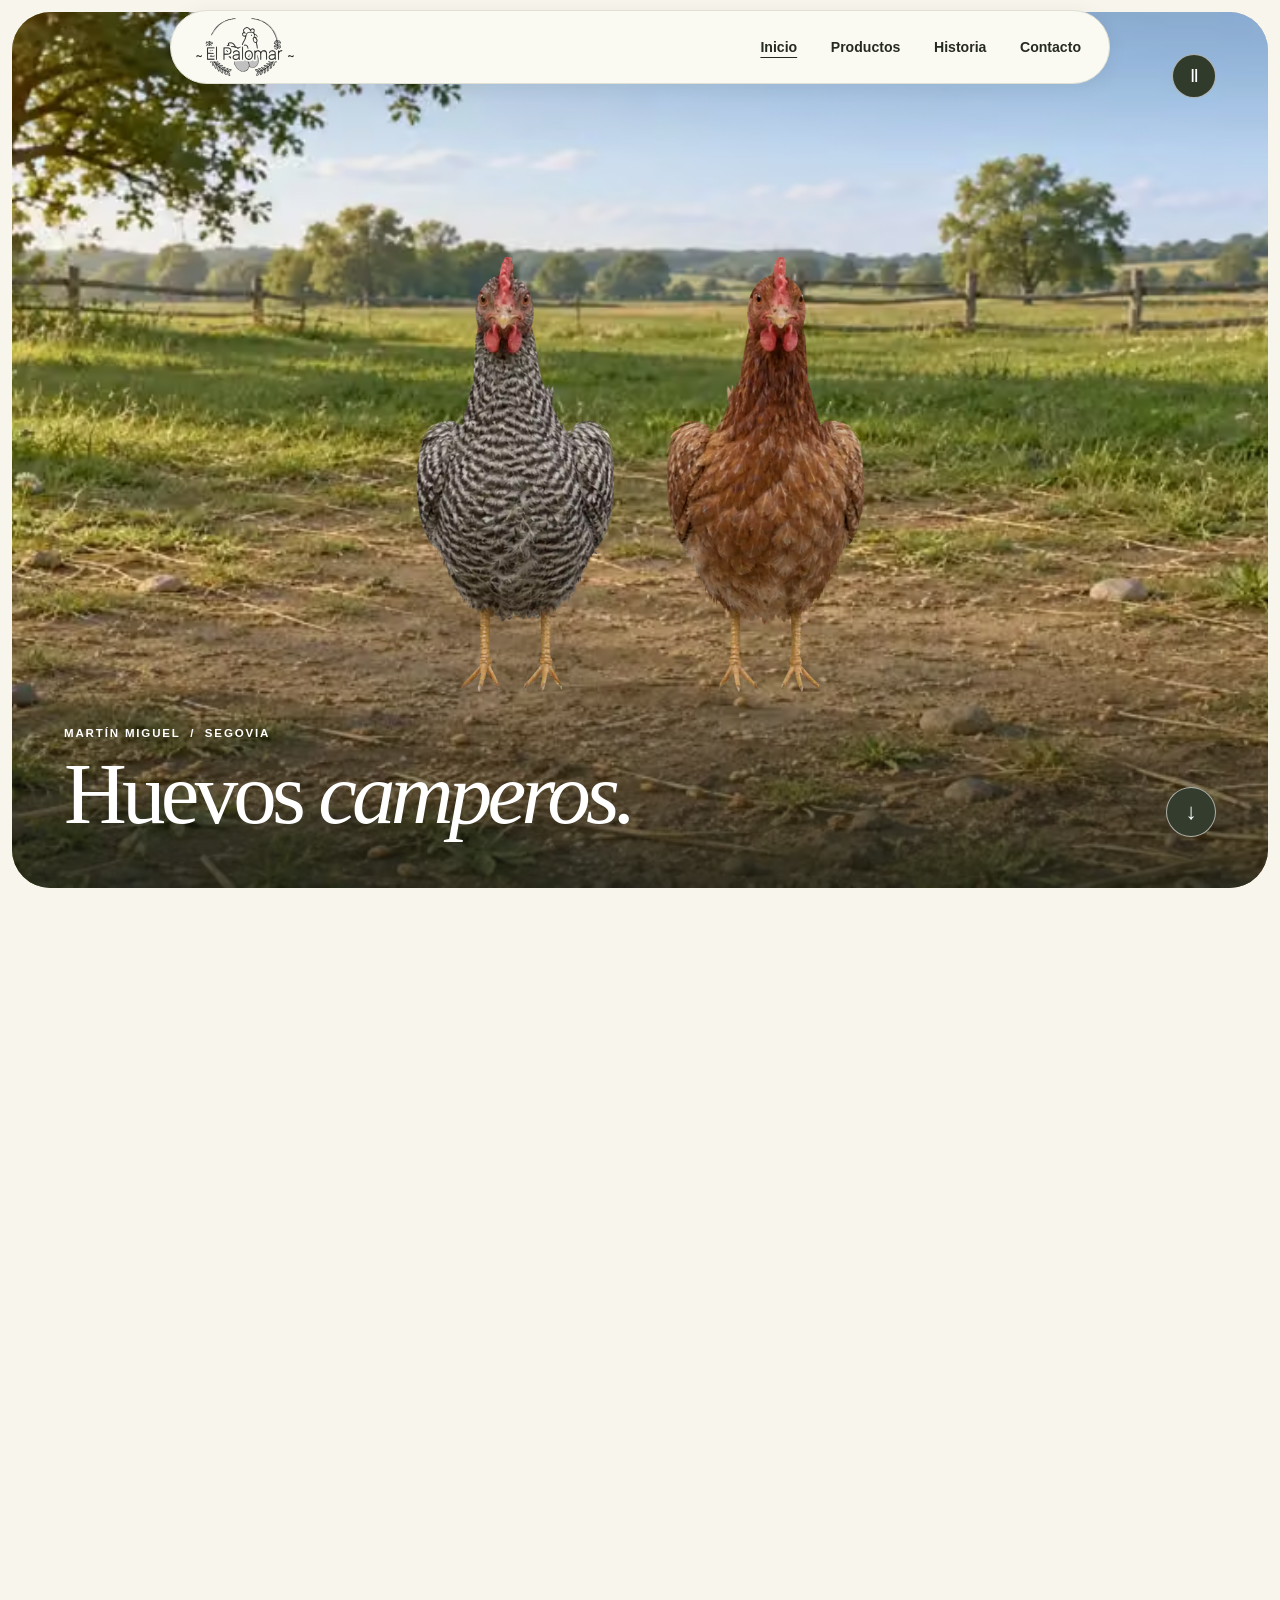
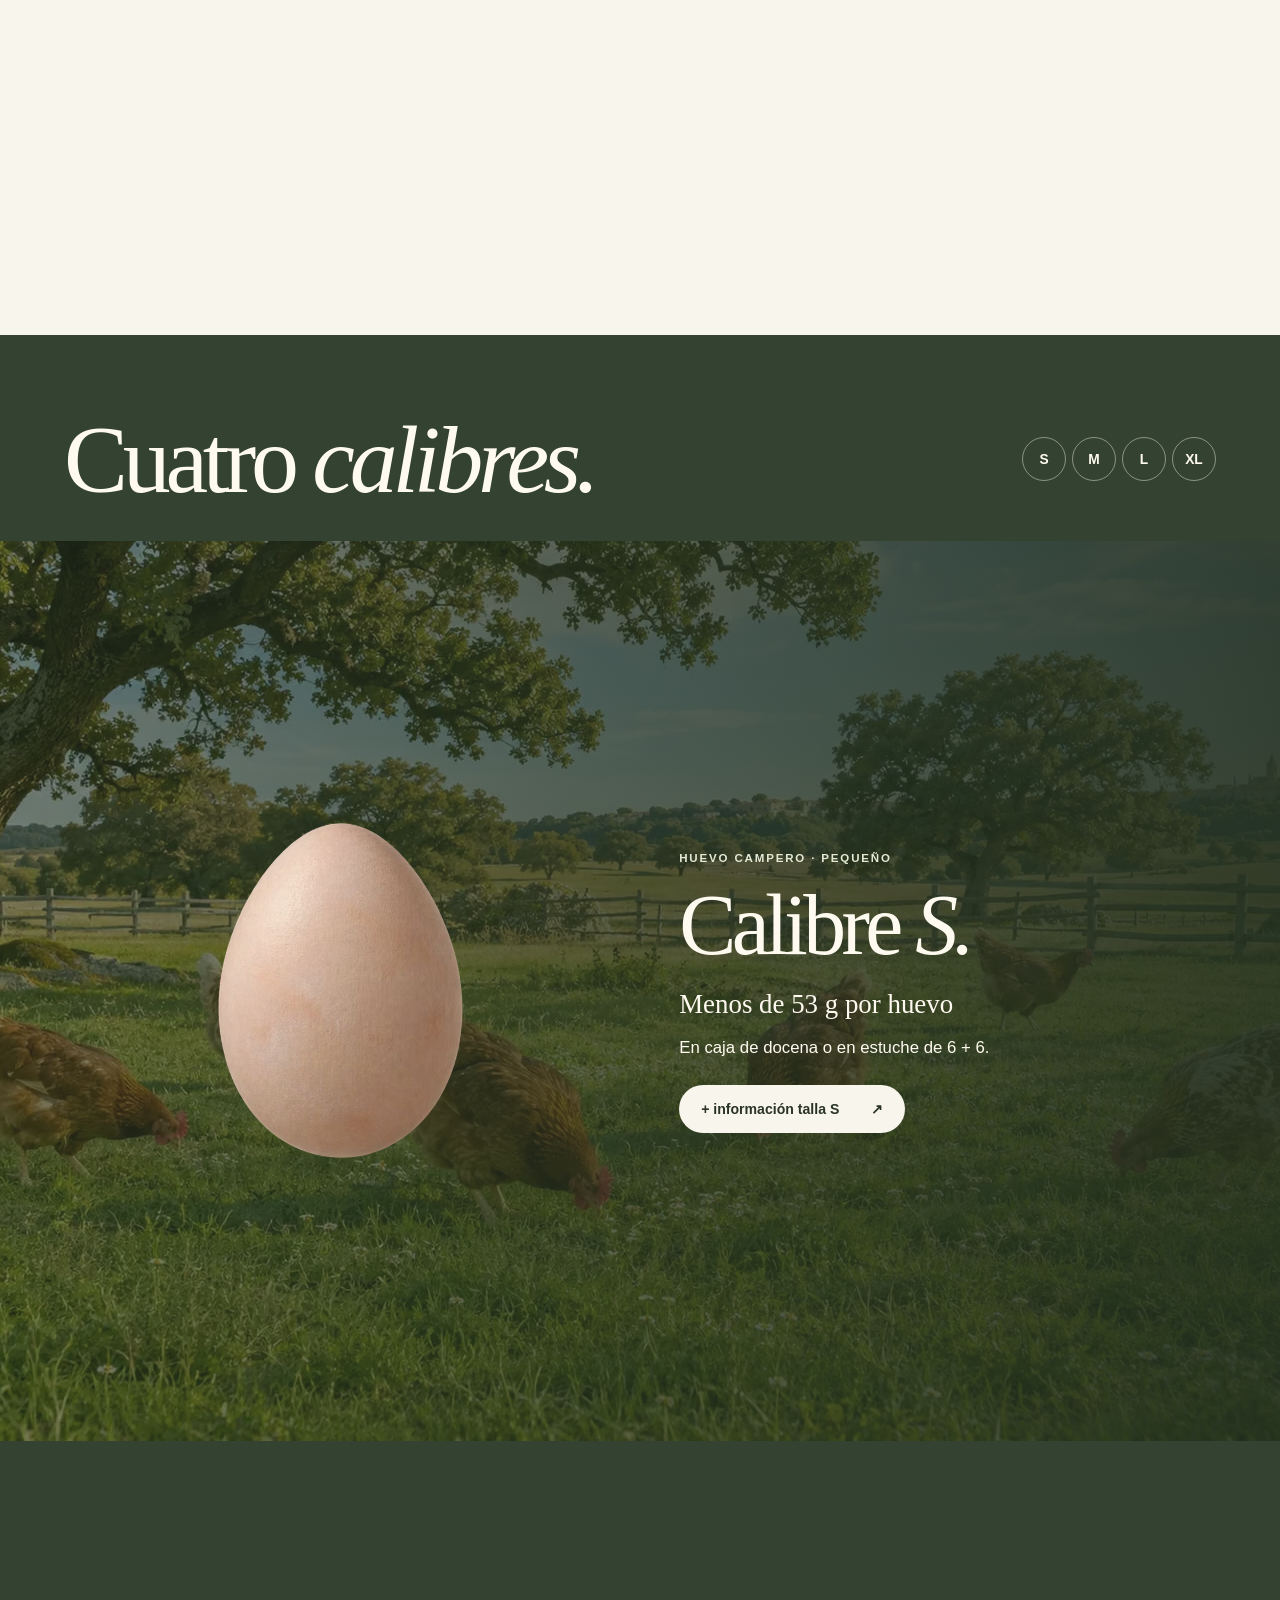
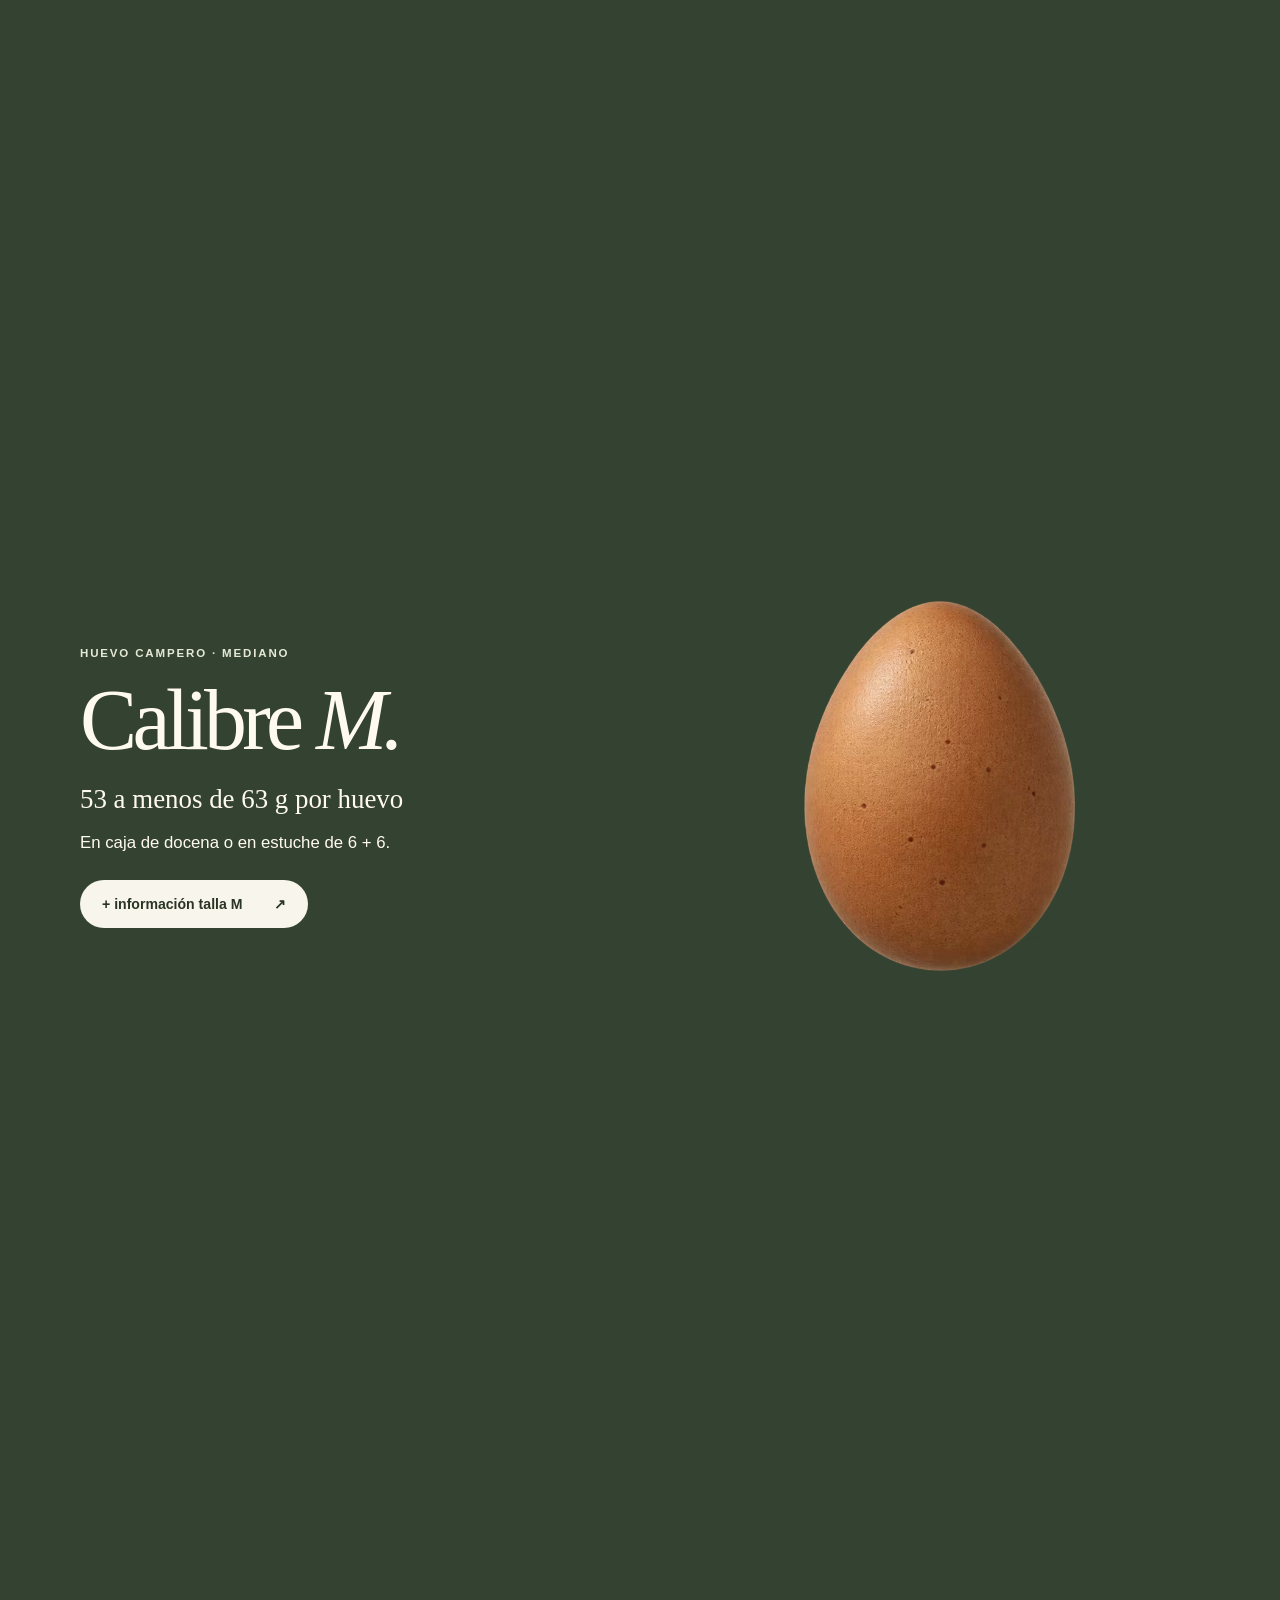
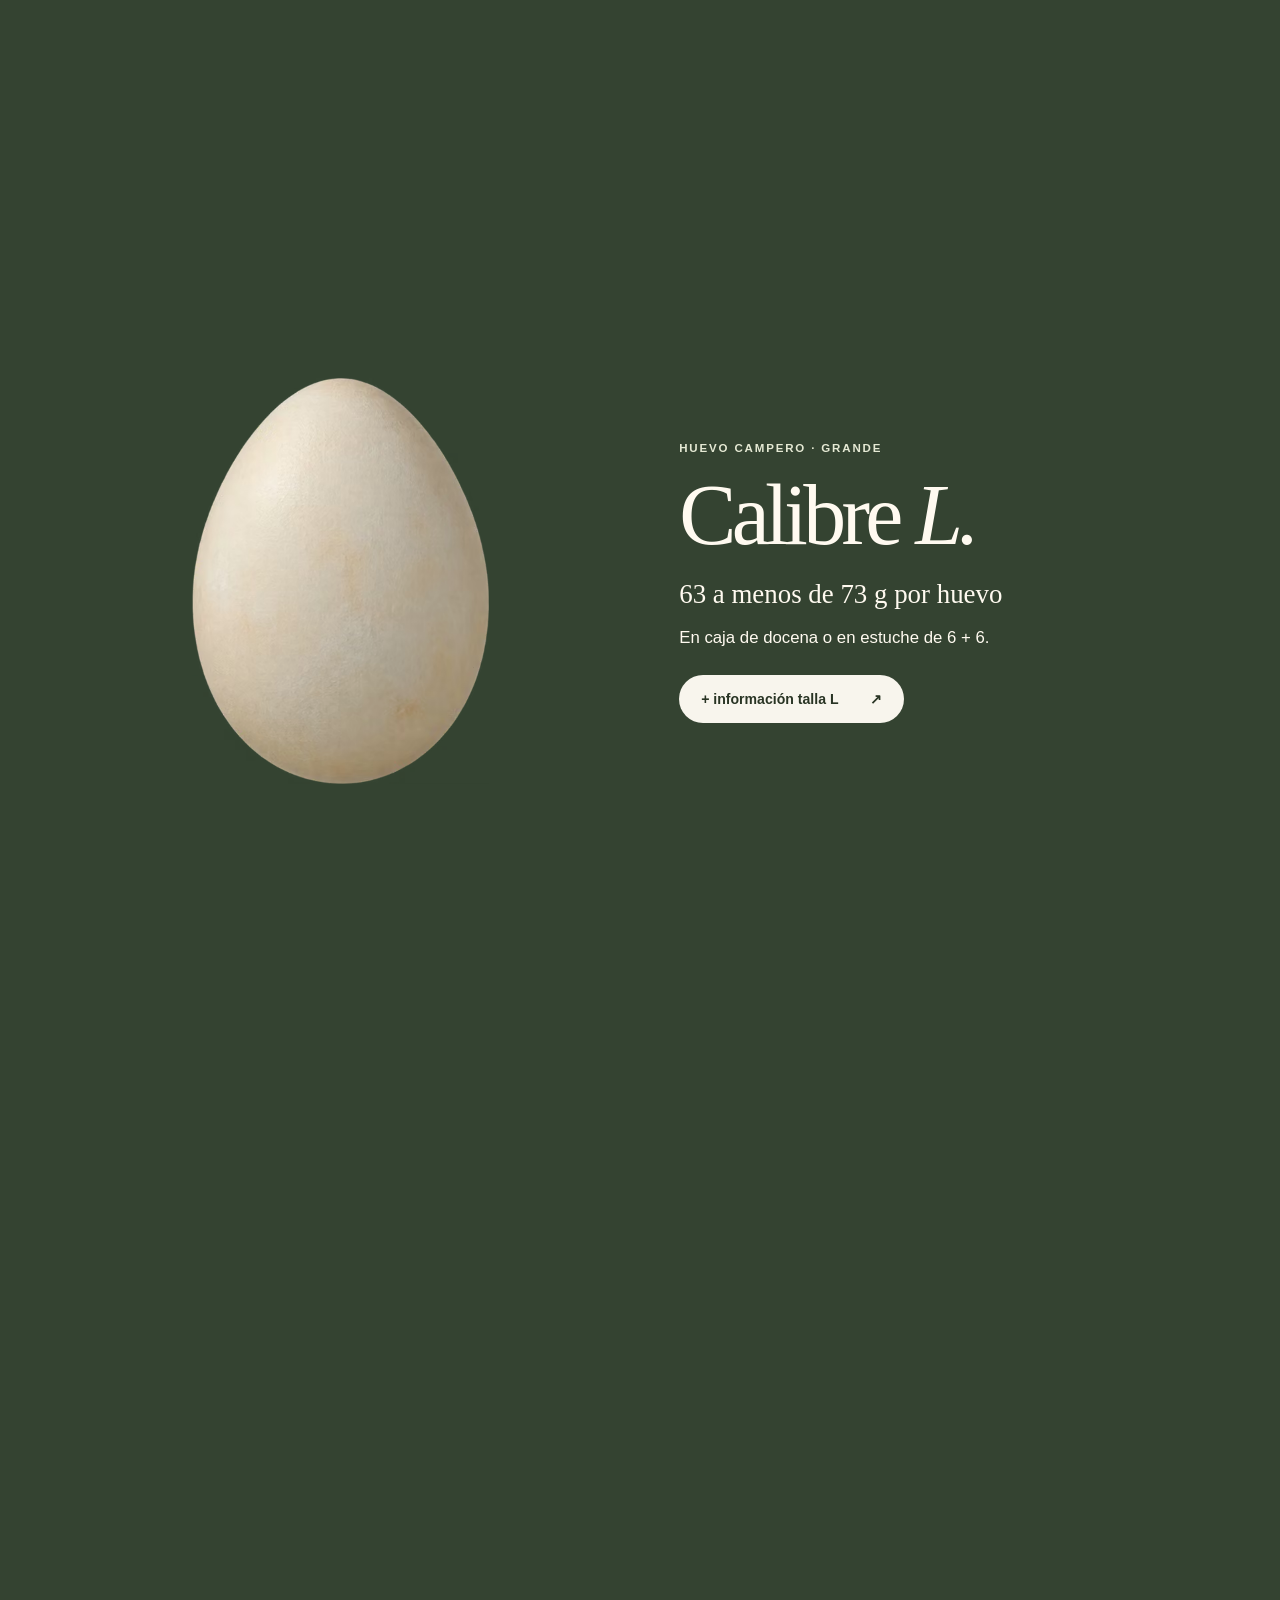
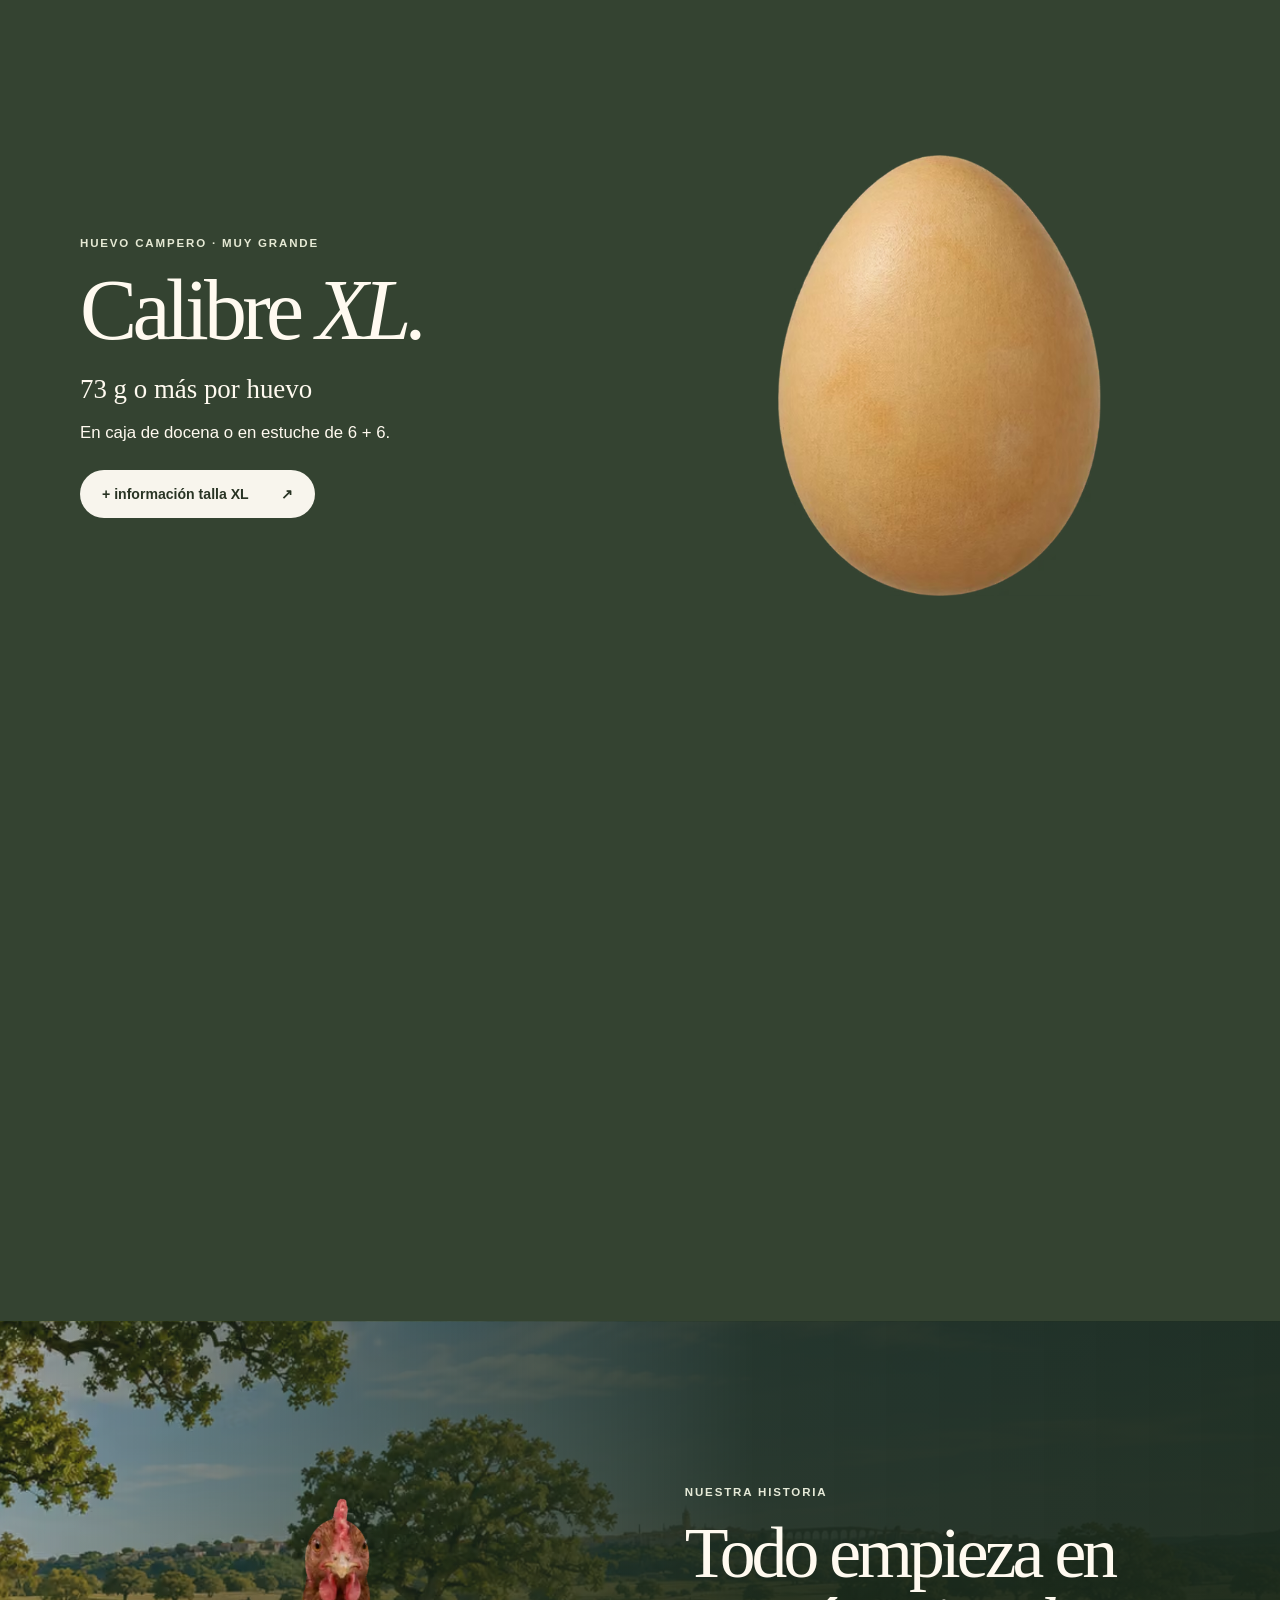
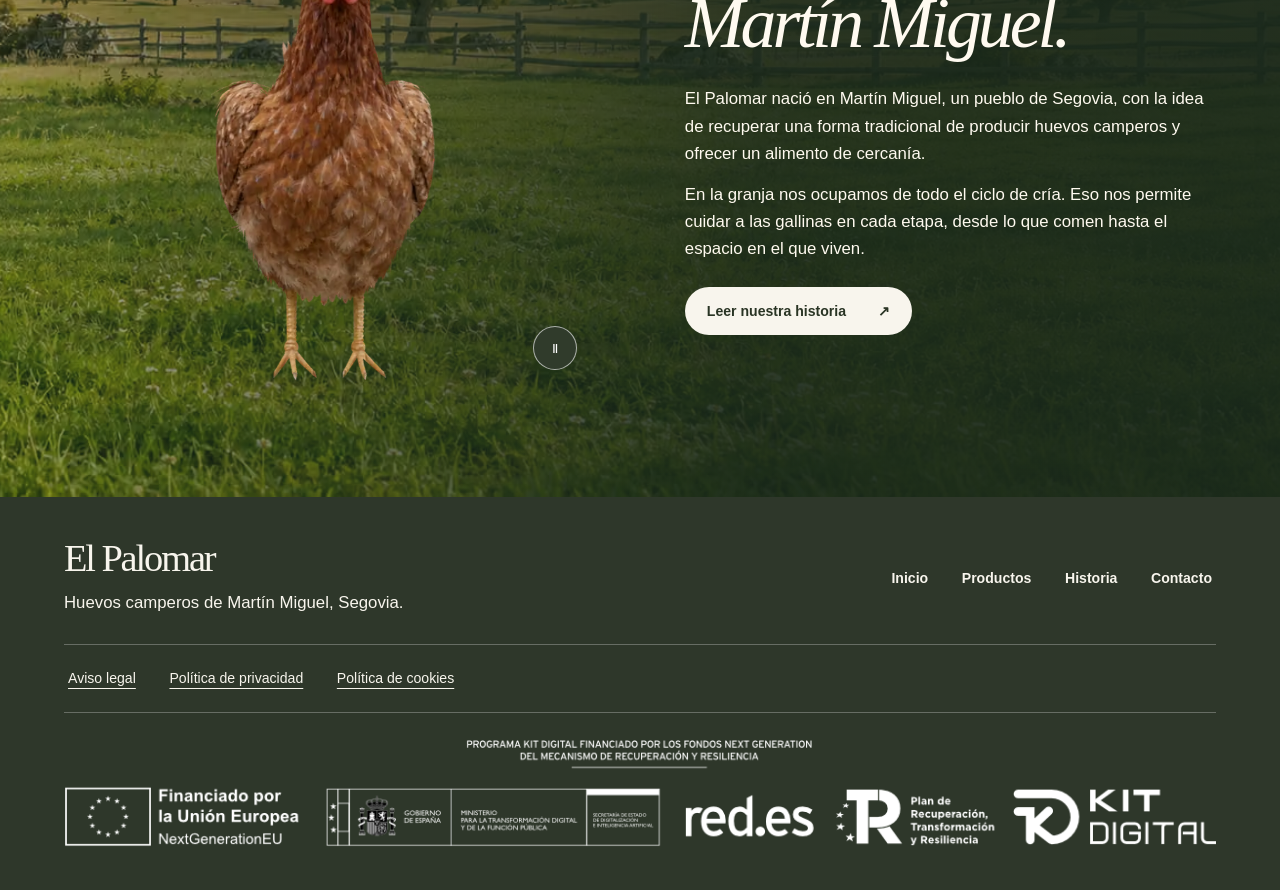
<file: index.html>
<!doctype html>
<html lang="es"><head><meta charset="utf-8"><meta name="viewport" content="width=device-width,initial-scale=1"><meta name="theme-color" content="#f8f5ed">
<noscript><style>.scroll-scene{height:auto}.sticky{position:relative}.sticky>.intro,.pause{display:none}.home .top{position:sticky;left:auto;transform:none;visibility:visible}.scrolled .center{visibility:visible}</style></noscript><title>Huevos camperos de Martín Miguel · El Palomar</title><meta name="description" content="Descubre El Palomar, su historia y su catálogo de huevos camperos en cuatro calibres."><link rel="icon" href="./assets/favicon.svg" type="image/svg+xml"><style>:root{--paper:#f8f5ed;--ink:#262d22;--olive:#455138;--line:#c6c6b6;--gutter:clamp(20px,5vw,96px);color:var(--ink);background:var(--paper);font:16px/1.55 Georgia,serif}
*{box-sizing:border-box}body{margin:0}a{color:inherit;text-underline-offset:5px}a:focus-visible{outline:3px solid #993914;outline-offset:3px}img,video{display:block}h1,h2,h3,p{margin:0}h1,h2,.word,.eggname{font-weight:400;line-height:.99;letter-spacing:-.055em}h1,h2{font-size:clamp(3.25rem,7.5vw,8.5rem);text-wrap:balance}em{font-weight:400}p{max-width:59ch}p:not(.kicker,.place){font:1.05rem/1.62 Arial,sans-serif}
.skip{position:fixed;z-index:20;background:white;padding:12px;top:0;left:0;transform:translateY(-130%)}.skip:focus{transform:none}
.top,.center{background:#faf9f2;color:#252b21;display:flex;align-items:center;border:1px solid #e0dfd3;border-radius:60px;z-index:5}.top{position:sticky;top:10px;justify-content:space-between;gap:16px;margin:10px auto 0;padding:6px 24px;width:min(940px,calc(100% - 32px));box-shadow:0 3px 20px #20271110}.home .top{position:fixed;left:50%;transform:translateX(-50%);margin:0;visibility:visible}.home.scrolled .top,.home .top:focus-within{visibility:visible}.word{font-size:1.65rem;text-decoration:none;white-space:nowrap}.top nav,footer nav{display:flex;gap:clamp(6px,2vw,28px);flex-wrap:wrap}.top nav a,.center>a,footer nav a,.button,.down,.email,.detail>div>a:first-child{font:600 .88rem/1.3 Arial,sans-serif}.top nav a,.center>a,footer nav a{padding:12px 4px;text-decoration:none}.top nav a[aria-current],nav a:hover{text-decoration:underline}
.scroll-scene{height:185svh}.sticky{position:sticky;top:0;height:100svh;padding:12px}.landscape{position:absolute;inset:12px;overflow:hidden;border-radius:clamp(20px,3vw,54px);background:#b6b09c;clip-path:inset(var(--v,0%) var(--h,0%) round var(--r,3vw))}.landscape img,.landscape video,.shade{position:absolute;inset:0;width:100%;height:100%;object-fit:cover}.landscape video:not(.playing){visibility:hidden}.shade{background:linear-gradient(0deg,#151b12bf,transparent 35%,transparent 83%,#151b1226)}.hero-copy{position:absolute;bottom:7%;left:var(--gutter);color:#fff;opacity:var(--copy,1);pointer-events:none}.place,.kicker{font:600 .72rem/1.6 Arial,sans-serif;text-transform:uppercase;letter-spacing:.16em}.place span{margin:0 .4em}.hero-copy h1{margin-top:.1em;font-size:clamp(3rem,6.8vw,8rem)}.center{position:absolute;top:50%;left:50%;transform:translate(-50%,-50%);width:min(530px,86%);min-height:78px;padding:0 clamp(16px,2.5vw,40px);justify-content:space-between;box-shadow:0 8px 25px #17190e18}.brand img{width:clamp(108px,12vw,171px);height:auto;mix-blend-mode:multiply}.down{position:absolute;right:var(--gutter);bottom:7%;width:50px;height:50px;border:1px solid #fff9;border-radius:100%;color:white;background:#343c2e;display:grid;place-content:center;text-decoration:none;font-size:1.4rem}.scrolled .center,.scrolled .down{visibility:hidden}
.intro,.collection,.formats,.story,.contact,.detail{padding:clamp(65px,8.5vw,150px) var(--gutter)}.intro{text-align:center;display:grid;justify-items:center;gap:22px}.intro p:last-child{max-width:520px}.kicker{color:var(--olive);margin-bottom:16px}.collection{background:#e8eadc}.collection>p:not(.kicker){margin-top:18px}.eggs{display:grid;grid-template-columns:repeat(4,1fr);gap:clamp(14px,2.6vw,54px);margin-top:32px}.egg{min-width:0;text-decoration:none;font:normal .95rem/1.5 Arial,sans-serif}.shelf{height:clamp(150px,21vw,350px);display:flex;align-items:flex-end;justify-content:center;background:radial-gradient(ellipse 32% 4% at 50% 96%,#49402c28,transparent);padding-bottom:6px}.shelf img{height:var(--size);width:auto;max-width:96%;object-fit:contain;transform-origin:center bottom}.egg:hover .shelf img{scale:1.035}.eggname{font:normal clamp(1.7rem,3vw,3rem)/1.2 Georgia,serif;border-top:1px solid #a5ac97;display:flex;align-items:center;justify-content:space-between;margin:16px 0 5px;padding-top:12px}.eggname span{font:normal 1rem Arial,sans-serif}.story,.detail,.contact{display:grid;grid-template-columns:1fr 1fr;gap:7vw;align-items:center}.portrait,.sample{border-radius:48% 48% 8px 8px;background:radial-gradient(ellipse at 48% 40%,#ecc497,#cd9c74);display:grid;justify-items:center;align-items:end;padding:34px 12px 0;overflow:hidden}.portrait img{height:clamp(310px,41vw,660px);width:auto}.story h1,.story h2,.contact h1,.detail h1{margin-bottom:26px}.story p+p{margin-top:14px}.button{display:inline-flex;align-items:center;gap:32px;border-radius:40px;background:var(--ink);color:white;text-decoration:none;padding:15px 22px;margin-top:24px}.button:hover{background:var(--olive)}.formats{display:grid;grid-template-columns:2fr 1fr 1fr;gap:30px}.formats h2{font-size:clamp(2.6rem,4vw,5rem)}.formats h3{font-size:1.45rem}.note{grid-column:1/-1;border-top:1px solid var(--line);padding-top:20px}.sample{background:#e6e7d6;border-radius:14px;align-items:center;min-height:370px}.sample img{width:45%;height:auto}.detail .kicker{margin-top:35px}.weight{font-weight:bold!important;margin-bottom:12px}.contact img{width:100%;height:auto;border-radius:100px 12px 12px 12px}.email{display:inline-block;margin:22px 0;font-size:clamp(1rem,2vw,1.55rem)}address{font-style:normal}footer{padding:42px var(--gutter);display:flex;align-items:center;justify-content:space-between;gap:24px;background:#2e372a;color:var(--paper)}footer .word{font-size:2.4rem}footer p{margin-top:10px}
@media(max-width:700px){.sticky{padding:6px}.landscape{inset:6px}.center{min-height:62px}.top{padding:5px 10px;gap:6px;top:6px;width:calc(100% - 12px)}.top .word{font-size:1.12rem}.top nav{gap:2px}.top nav a{font-size:.77rem;padding:12px 5px}.hero-copy{bottom:8%;max-width:80%}.hero-copy h1{max-width:8ch}.down{bottom:8%}.eggs{grid-template-columns:1fr 1fr;row-gap:30px}.shelf{height:clamp(145px,39vw,245px)}.story,.detail,.contact,.formats{grid-template-columns:1fr}.story,.detail,.contact{gap:38px}.portrait img{height:350px}.formats{gap:22px}.sample{min-height:290px}.sample img{height:245px;width:auto}footer{flex-direction:column;align-items:start}footer nav{gap:16px}}
@media(max-width:350px){.top .word{display:none}.top{justify-content:center}.center{width:92%}}
@media(prefers-reduced-motion:reduce){::view-transition-group(*){animation:none}}
.scroll-scene{position:relative;height:215svh}.sticky>.intro{position:absolute;inset:0;align-content:center;opacity:var(--intro,0);pointer-events:none}.pause{position:absolute;right:var(--gutter);top:6%;display:grid;place-content:center;width:44px;height:44px;border:1px solid #fff9;background:#313b2c;color:white;border-radius:100%;font-size:1.1rem;cursor:pointer}.scrolled .pause{visibility:hidden}#presentacion{position:absolute;top:84svh}

.bird-stage{position:absolute;top:calc(25svh - var(--lift,0svh));left:0;width:100%;display:grid;justify-items:center;pointer-events:none}
.pair{width:min(88vw,53svh);height:auto;filter:drop-shadow(0 4px 3px #332b211c)}
.bird-stage .intro{opacity:var(--intro,0);padding:clamp(8px,1.6svh,18px) 18px 0;gap:6px}
.bird-stage .intro h2{font-size:clamp(2rem,6.6svh,5rem)}
.bird-stage .intro .kicker{margin:0}
.bird-stage .intro p:last-child{max-width:56ch;font-size:clamp(.86rem,1.9svh,1.08rem);line-height:1.4}
.collection{background-color:#e9eadf;background-image:linear-gradient(180deg,#f8f5edf5 0%,#f8f5eddd 25%,#f8f5ed30 47%,#f8f5ed66 64%,#f2f1e8f5 84%),url('./assets/pradera.avif');background-size:cover;background-position:center}
.eggname{border-color:#555847}.eggname span{background:#f7f5eb;border-radius:100%;padding:7px}
.related{padding:0 var(--gutter) clamp(50px,7vw,110px)}.related h2{font-size:clamp(2.6rem,5vw,5rem)}.related .eggs{grid-template-columns:repeat(3,minmax(0,1fr))}
.portrait{position:relative}.motion-control{position:absolute;right:18px;bottom:18px;border:1px solid #fff9;border-radius:50%;width:44px;height:44px;background:#303b2b;color:white;cursor:pointer}
.sample{background:linear-gradient(0deg,#f8f5edcc,transparent 55%),url('./assets/pradera-cerca.avif') center/cover}.sample img{object-fit:contain}.egg img{object-fit:contain}
@media(max-width:700px){.collection{background-size:auto 100%,auto 100%;background-position:center}.collection .egg{background:#f8f5eddd;border-radius:12px;padding:8px}.related .eggs{gap:10px}.related .eggname{font-size:1.25rem}.related .eggname span{display:none}.related .shelf{height:28vw}.related .egg{font-size:.82rem}}
@media(max-height:550px){.pair{width:min(80vw,41svh)}.bird-stage{top:calc(30svh - var(--lift,0svh))}.bird-stage .intro .kicker{display:none}.bird-stage .intro h2{font-size:1.65rem}}
.shelf,.sample{position:relative}.asset-motion{position:absolute;display:block;visibility:hidden;object-fit:contain;pointer-events:none}.asset-motion.is-playing{visibility:visible}.motion-control{z-index:1}.pair{filter:none}

@media(max-width:700px){.collection{background-image:linear-gradient(180deg,#f8f5edf5 0%,#f8f5eddd 25%,#f8f5ed30 47%,#f8f5ed66 64%,#f2f1e8f5 84%),url('./assets/pradera-vertical.avif')}}
.turn-control{position:absolute;bottom:12px;right:12px;z-index:1;background:#293424;color:white;font:600 .84rem Arial,sans-serif;border:0;border-radius:40px;padding:13px 17px;cursor:pointer}

.burger,.mobile-sheet{display:none}
@media(max-width:700px){
  @supports selector(:popover-open){
    .home .center,.home .top,.inside .top{display:none}
    .burger{position:fixed;right:max(16px,env(safe-area-inset-right));top:max(16px,env(safe-area-inset-top));z-index:9;display:grid;align-content:center;justify-items:center;gap:4px;width:50px;height:50px;padding:0;border:1px solid #d7d7ca;border-radius:50%;background:#faf9f2;color:var(--ink);box-shadow:0 4px 18px #222a1b17;cursor:pointer}
    .burger span{height:2px;width:21px;background:currentColor;border-radius:2px;transition:transform .24s,opacity .18s}
    body:has(.mobile-sheet:popover-open) .burger span:first-child{transform:translateY(6px) rotate(45deg)}
    body:has(.mobile-sheet:popover-open) .burger span:nth-child(2){opacity:0}
    body:has(.mobile-sheet:popover-open) .burger span:last-child{transform:translateY(-6px) rotate(-45deg)}
    .mobile-sheet{position:fixed;inset:0;margin:0;width:100%;max-width:none;height:100dvh;max-height:none;overflow:auto;overscroll-behavior:contain;border:0;border-radius:0;color:var(--ink);padding:max(16px,env(safe-area-inset-top)) max(24px,env(safe-area-inset-right)) max(28px,env(safe-area-inset-bottom)) max(24px,env(safe-area-inset-left));grid-template-rows:auto 1fr;--menu-origin:50% 78%;clip-path:ellipse(8% 5% at var(--menu-origin));opacity:0;transform:translateY(100%);transition:clip-path .5s cubic-bezier(.2,.75,.2,1),transform .5s cubic-bezier(.2,.75,.2,1),opacity .5s ease,display .5s allow-discrete,overlay .5s allow-discrete}
    .mobile-sheet:popover-open{display:grid;opacity:1;clip-path:ellipse(155% 160% at var(--menu-origin));transform:translateY(0)}
    @starting-style{.mobile-sheet:popover-open{opacity:0;clip-path:ellipse(8% 5% at var(--menu-origin));transform:translateY(100%)}}
    .mobile-sheet::backdrop{background:#20271d26}
    html:has(.mobile-sheet:popover-open){overflow:hidden}
    .sheet-head{display:flex;align-items:center;justify-content:flex-end;margin-bottom:10px}
    .sheet-head .word{font-size:1.45rem}
    .sheet-close{width:44px;height:44px;border:0;border-radius:50%;background:transparent;color:var(--ink);font:300 2rem/1 Arial,sans-serif;cursor:pointer}
    .mobile-sheet nav a{display:flex;align-items:center;justify-content:space-between;min-height:clamp(52px,8dvh,78px);border-top:1px solid var(--line);font:normal clamp(1.8rem,6.8vw,3rem)/1.2 Georgia,serif;letter-spacing:-.04em;text-decoration:none}
    .mobile-sheet nav a[aria-current=page]::after{content:'';width:7px;height:7px;border-radius:50%;background:var(--olive)}
    .mobile-sheet :focus-visible,.burger:focus-visible{outline:3px solid #993914;outline-offset:2px}
    .home .pause{left:auto;right:var(--gutter);top:auto;bottom:calc(8% + 60px);width:50px;height:50px}
  }
}
@media(prefers-reduced-motion:reduce){.mobile-sheet,.burger span{transition:none}}

.walkthrough{background:#344331;color:#fffaf0}
.walk-heading{display:flex;align-items:center;justify-content:space-between;gap:24px;flex-wrap:wrap;padding:clamp(42px,6vw,86px) var(--gutter) 34px}
.walk-heading nav{display:flex;gap:6px}.walk-heading nav a{border:1px solid #d4d9c488;border-radius:50%;width:44px;height:44px;display:grid;place-items:center;text-decoration:none;font:600 .86rem Arial,sans-serif}.walk-heading nav a:hover{background:#fffaf0;color:#344331}
.calibre-chapter{scroll-margin-top:66px}.calibre-frame{position:relative;isolation:isolate;background:#344331;overflow:hidden}
.calibre-frame::before{content:'';position:absolute;z-index:-1;inset:0;background:linear-gradient(90deg,#25342299,#223020e8),url('./assets/pradera.avif') center/cover}
.calibre-chapter:nth-of-type(even) .calibre-frame::before{background-image:linear-gradient(90deg,#223020e8,#25342299),url('./assets/pradera.avif')}
.calibre-layout{margin:auto;width:min(1120px,89%);display:grid;grid-template-columns:1fr 1fr;gap:7%;align-items:center;min-height:min(82svh,850px);padding:60px 0}
.calibre-chapter:nth-of-type(even) .shell-space{order:2}
.shell-space{display:grid;place-items:center}.shell-model{position:relative;height:calc(clamp(230px,49svh,510px) * var(--proportion));transform:scale(var(--grow,1));transform-origin:center}.shell-model img{width:auto;height:100%;max-width:100%;object-fit:contain}
.calibre-copy{transform:translateY(var(--rise,0px))}.calibre-copy .kicker{color:#e5e9d4}.calibre-copy .calibre-title{font:400 clamp(3rem,6.7vw,7rem)/1 Georgia,serif;letter-spacing:-.055em;margin-bottom:18px}.calibre-copy .calibre-weight{font:400 clamp(1.25rem,2.1vw,2rem)/1.3 Georgia,serif;margin-bottom:12px}
.calibre-copy .button{background:#f8f5ed;color:#293424}.walkthrough a:focus-visible{outline-color:#ffdf93}
@media(prefers-reduced-motion:no-preference) and (min-height:300px){.calibre-chapter{height:155svh}.calibre-frame{position:sticky;top:0}.calibre-layout{min-height:100svh}}
@media(max-width:700px){.walk-heading{gap:18px}.calibre-layout{grid-template-columns:1fr;align-content:center;gap:22px;text-align:center;padding:68px 0 28px}.calibre-chapter:nth-of-type(even) .shell-space{order:0}.shell-model{height:calc(min(35svh,300px) * var(--proportion))}.calibre-copy p{margin-inline:auto}.calibre-copy .calibre-title{font-size:clamp(2.8rem,9vw,4rem);margin-bottom:8px}.calibre-copy .kicker{margin-bottom:8px}.calibre-copy .button{margin-top:14px}.calibre-chapter .calibre-frame::before,.calibre-chapter:nth-of-type(even) .calibre-frame::before{background:linear-gradient(0deg,#233122f7,#28392388),url('./assets/pradera-vertical.avif') center/cover}}

@view-transition{navigation:none}
.frying-egg{display:block;aspect-ratio:9/5;object-fit:contain;height:auto;width:min(64vw,36rem,74svh);background:transparent}
.menu-film{display:grid;place-items:center}.menu-film .frying-egg{width:min(100%,200px,32svh)}
.mobile-sheet{background:white}

.calibre-run{position:relative;isolation:isolate}
.pasture{display:none}
.egg-flight{position:fixed;z-index:4;pointer-events:none;transform-origin:center;left:0;top:0}
.egg-flight img{position:absolute;inset:0;width:100%;height:100%}
.shell-model.in-flight{visibility:hidden}
.calibre-chapter:not(#calibre-s) .calibre-frame::before{background-image:linear-gradient(90deg,#233123d9,#2331239c),url('./assets/horizonte.avif')}
#calibre-m .calibre-frame::before{background-position:0% center}
#calibre-l .calibre-frame::before{background-position:50% center}
#calibre-xl .calibre-frame::before{background-position:100% center}
@media(prefers-reduced-motion:no-preference) and (min-height:300px){
.walk-enabled .pasture{display:block;position:sticky;top:0;height:100svh;margin-bottom:-100svh;background:linear-gradient(90deg,#25342299,#223020e8),url('./assets/pradera.avif') center/cover}
.pasture-next{height:100%;opacity:var(--field-mix,0);background:linear-gradient(90deg,#243422b8,#223020c9),url('./assets/horizonte.avif') var(--field-pan,0%) center/cover}
.walk-enabled .calibre-frame{background:transparent}.walk-enabled .calibre-frame::before{display:none}
}
@media(max-width:700px){.walk-enabled .pasture{background-image:linear-gradient(0deg,#233122f7,#28392388),url('./assets/pradera-vertical.avif')}.pasture-next{background-image:linear-gradient(0deg,#233122f7,#28392388),url('./assets/horizonte-movil.avif')}}
.shell-model.in-flight{opacity:0}
@media(max-height:450px){.menu-film .frying-egg{width:min(130px,26svh)}}
@media(max-height:479px) and (min-aspect-ratio:1/1){.calibre-layout{grid-template-columns:1fr 1fr;gap:4%;padding:42px 0 18px;text-align:left}.shell-model{height:calc(54svh * var(--proportion))}.calibre-copy .calibre-title{font-size:2.3rem;margin-bottom:5px}.calibre-copy .kicker{margin:0}.calibre-copy .calibre-weight{margin-bottom:3px}.calibre-copy .button{margin-top:8px}.calibre-chapter:nth-of-type(even) .shell-space{order:2}}

@media(max-width:700px){
  .menu-body{align-self:center;width:min(100%,32rem);margin-inline:auto;display:grid;gap:clamp(12px,3.6dvh,36px)}
  .mobile-sheet nav a{min-height:clamp(52px,8.6dvh,80px);font-size:clamp(2rem,8.2vw,3.6rem)}
  .menu-film .frying-egg{width:min(72vw,300px,46dvh)}
}
@media(max-width:700px) and (max-height:480px) and (orientation:landscape){
  .mobile-sheet{--menu-origin:76% 55%}
  .menu-body{width:100%;grid-template-columns:1fr 1fr;align-items:center;gap:24px}
  .menu-film .frying-egg{width:min(100%,220px)}
  .mobile-sheet nav a{font-size:1.75rem;min-height:46px}
}

.story{position:relative;isolation:isolate;z-index:1;background-color:#263723;background-image:linear-gradient(90deg,#24332368,#19281be8 59%,#19281bf2),url('./assets/horizonte.avif');background-position:center;background-size:cover;color:#fffaf0}
.story .portrait{background:transparent;border-radius:0;overflow:visible}
.story-copy{position:relative}.story-copy .kicker{color:#e6ead8}.story-copy h1,.story-copy h2{font-size:clamp(3rem,5.6vw,6.5rem)}.story-copy .button{background:#f8f5ed;color:#293424}
@media(max-width:700px){.story{background-image:linear-gradient(0deg,#19281bf0 10%,#203321cc 72%,#24332388),url('./assets/horizonte-movil.avif');gap:24px}.story .portrait{padding-top:0}.story .portrait img{height:min(32svh,300px);width:auto}.story-copy h1,.story-copy h2{margin-bottom:18px}}
@media(prefers-reduced-motion:no-preference){
  .mobile-sheet:popover-open .albumen{transform-origin:155px 117px;animation:albumen-set 1.12s cubic-bezier(.21,.68,.28,1) both}
  .mobile-sheet:popover-open .set-white{animation:white-bloom 1.08s ease-out both}
  .mobile-sheet:popover-open .yolk-dome{transform-origin:158px 137px;animation:yolk-settle .85s ease-out both}
}
@keyframes albumen-set{0%{opacity:.18;transform:scale(.67,.73)}45%{opacity:.76;transform:scale(.93,.95)}100%{opacity:1;transform:scale(1)}}
@keyframes white-bloom{from{opacity:0}to{opacity:.56}}
@keyframes yolk-settle{0%{transform:scale(.94,1.07)}65%{transform:scale(1.015,.985)}100%{transform:scale(1)}}

.brand-link{display:inline-flex;align-items:center;flex-shrink:0;border-radius:8px}
.brand-link img{width:100px;height:auto}


footer{display:block}.footer-main{display:flex;align-items:center;justify-content:space-between;gap:24px}.legal-links{border-top:1px solid #ffffff45;margin-top:28px;padding:12px 0}.legal-links a{text-decoration:underline;font-weight:400}.funding{border-top:1px solid #ffffff45;padding-top:26px}.funding>img{width:100%;max-width:1180px;height:auto;margin:auto}.funding-mobile{display:none}
.legal-page{max-width:850px;padding:clamp(76px,9vw,140px) var(--gutter);margin:auto;box-sizing:content-box}.legal-page h1{font-size:clamp(2.8rem,6vw,5.8rem)}.legal-page h2{font-size:clamp(1.65rem,3vw,2.2rem);margin:40px 0 14px}.legal-page p{max-width:70ch}.legal-page p+p{margin-top:12px}.legal-page a{overflow-wrap:anywhere}
@media(max-width:700px){.footer-main{display:grid}.legal-links{gap:0 16px}.funding>img{display:none}.funding-mobile{max-width:380px;margin:auto;display:flex;align-items:center;justify-content:center;flex-wrap:wrap;gap:14px 4%}.funding-mobile svg{display:block;overflow:hidden;max-width:100%;height:auto}.funding-mobile svg:first-child{width:90%;margin:0 4% 4px}.funding-mobile svg:nth-child(2){width:37%}.funding-mobile svg:nth-child(3){width:54%}.funding-mobile svg:nth-child(n+4){width:27%}}

.product-page{isolation:isolate;display:flow-root;background:#263925;color:#fffaf0}
.product-page::before{content:"";position:fixed;inset:0;z-index:-1;pointer-events:none;background:linear-gradient(90deg,rgba(27,43,25,.35),rgba(19,32,20,.83) 57%,rgba(19,32,20,.89)),url('./assets/pradera.avif') center/cover}
.product-page .sample{background:none;border-radius:0}
.product-page .detail .kicker{color:#e9ecd9}
.product-page .button,.product-page .turn-control{background:#faf8ed;color:#253222}
.product-page .formats,.product-page .related{background:linear-gradient(90deg,#172c1ab3,#19291cc2)}
.product-page .note,.product-page .eggname{border-color:#e7ead58c}
.product-page .eggname span{color:#293424}
.product-page main a:focus-visible,.product-page main button:focus-visible{outline:3px solid #ffda8d;outline-offset:4px}
@media(max-width:700px){
  .product-page::before{background:linear-gradient(180deg,#172b214f,#172b21df 53%,#172b21eb),url('./assets/pradera-vertical.avif') center/cover}
  .product-page .related .egg{background:transparent}
}
.menu-body>.brand-link{justify-self:center}
.menu-body>.brand-link img{width:clamp(96px,18dvh,145px);height:auto}
@media(max-width:700px) and (max-height:480px) and (orientation:landscape){
  .menu-body{row-gap:4px}
  .menu-body>nav{grid-area:1/1/3/2}
  .menu-body>.brand-link{grid-area:1/2}.menu-body>.brand-link img{width:86px}
  .menu-body>.menu-film{grid-area:2/2}
}
</style><script defer src="./app.js?v=cabecera"></script></head>
<body class="home"><a class="skip" href="#principal">Saltar al contenido</a><header class="top"><a class="brand-link" href="./" aria-label="El Palomar, inicio"><img src="./assets/el-palomar.svg" width="1272" height="759" alt="El Palomar"></a><nav aria-label="Principal"><a href="./" aria-current="page">Inicio</a><a href="./productos/">Productos</a><a href="./historia/">Historia</a><a href="./contacto/">Contacto</a></nav></header>
<button class="burger" type="button" popovertarget="mobile-menu" aria-label="Menú principal" aria-controls="mobile-menu"><span></span><span></span><span></span></button>
<div class="mobile-sheet" id="mobile-menu" popover="auto"><div class="sheet-head"><button type="button" class="sheet-close" autofocus aria-label="Cerrar menú" popovertarget="mobile-menu" popovertargetaction="hide">×</button></div><div class="menu-body"><a class="brand-link" href="./" aria-label="El Palomar, inicio"><img src="./assets/el-palomar.svg" width="1272" height="759" alt="El Palomar"></a><nav aria-label="Menú móvil"><a href="./" aria-current="page">Inicio</a><a href="./productos/">Productos</a><a href="./historia/">Historia</a><a href="./contacto/">Contacto</a></nav><div class="menu-film"><svg xmlns="http://www.w3.org/2000/svg" class="frying-egg" viewBox="0 0 400 225" aria-hidden="true" focusable="false">
  <defs>
    <radialGradient id="menu-egg-white" cx=".42" cy=".36" r=".73">
      <stop stop-color="#fffbed"/><stop offset=".55" stop-color="#fffef9"/><stop offset=".86" stop-color="#eee9d8"/><stop offset=".96" stop-color="#e2d6b8"/><stop offset="1" stop-color="#d9c79e"/>
    </radialGradient>
    <radialGradient id="menu-egg-yolk" cx=".36" cy=".27" r=".8">
      <stop stop-color="#ffda67"/><stop offset=".34" stop-color="#ffc440"/><stop offset=".72" stop-color="#f9a223"/><stop offset=".95" stop-color="#e48b1c"/><stop offset="1" stop-color="#da8320"/>
    </radialGradient>
    <radialGradient id="menu-egg-light"><stop stop-color="#fff4c5" stop-opacity=".85"/><stop offset="1" stop-color="#fff4c5" stop-opacity="0"/></radialGradient>
    <radialGradient id="menu-egg-shade"><stop stop-color="#916e34" stop-opacity=".25"/><stop offset="1" stop-color="#916e34" stop-opacity="0"/></radialGradient>
    <path id="menu-egg-edge" d="M38 125C36 112 49 100 64 95C78 90 80 76 98 68C116 60 130 67 148 63C167 59 171 47 194 49C217 50 231 64 252 65C278 66 291 60 312 72C326 80 326 91 342 99C359 108 370 120 365 133C363 149 348 150 336 163C325 177 309 183 288 180C266 176 253 184 231 182C206 181 194 173 173 177C149 182 135 191 111 184C93 179 82 169 66 166C46 161 32 147 38 125Z"/>
  </defs>
  <g class="albumen">
    <use href="#menu-egg-edge" fill="#dfd2b4" transform="translate(0 1.5)"/>
    <use href="#menu-egg-edge" fill="url(#menu-egg-white)"/>
    <g class="set-white" fill="#fff" opacity=".56">
      <path d="M51 125C61 104 83 110 99 89C111 73 131 79 141 79C124 88 115 99 106 113C92 132 64 135 51 125Z"/>
      <path d="M231 76C256 86 279 70 301 78C319 84 322 98 337 106C311 99 303 108 283 102C263 96 245 97 231 76Z"/>
    </g>
  </g>
  <g class="yolk-dome">
    <ellipse cx="161" cy="131" rx="66" ry="34" fill="url(#menu-egg-shade)"/>
    <path d="M105 121C105 99 126 79 153 77C180 74 205 90 210 112C216 134 196 145 170 148C139 152 107 144 105 126Z" fill="url(#menu-egg-yolk)"/>
    <ellipse cx="139" cy="95" rx="21" ry="8" transform="rotate(-22 139 95)" fill="url(#menu-egg-light)"/>
  </g>
</svg>
</div></div></div>
<main id="principal"><div class="scroll-scene"><section class="sticky"><div class="landscape"><picture><source media="(max-aspect-ratio: 3/4)" srcset="./assets/campo-vertical.avif"><img fetchpriority="high" width="880" height="495" src="./assets/campo.avif" alt=""></picture><div class="shade"></div></div>
<div class="bird-stage"><img class="pair" width="720" height="716" srcset="./assets/pareja-compacta.avif 440w, ./assets/pareja.avif 720w" sizes="(max-width: 600px) 88vw, 53vh" src="./assets/pareja.avif" data-motion="./assets/pareja-viva.webp" alt="Dos gallinas camperas de El Palomar"><section class="intro" id="proyecto"><p class="kicker">El proyecto</p><h2>Del campo <em>a la mesa.</em></h2><p>En El Palomar criamos gallinas camperas en Martín Miguel, Segovia. Cuidamos su alimentación y su entorno a lo largo de todo el ciclo de cría.</p></section></div>
<div class="hero-copy"><p class="place">Martín Miguel <span> / </span> Segovia</p><h1>Huevos <em>camperos.</em></h1></div>
<button class="pause" type="button" aria-label="Pausar movimiento">Ⅱ</button><a class="down" href="#presentacion" aria-label="Descubrir el proyecto">↓</a></section><span id="presentacion"></span></div><section class="walkthrough"><div class="walk-heading"><h2>Cuatro <em>calibres.</em></h2>
      <nav aria-label="Elegir calibre"><a href="#calibre-s" aria-label="Ir al calibre S">S</a><a href="#calibre-m" aria-label="Ir al calibre M">M</a><a href="#calibre-l" aria-label="Ir al calibre L">L</a><a href="#calibre-xl" aria-label="Ir al calibre XL">XL</a></nav></div><div class="calibre-run"><div class="pasture" aria-hidden="true"><div class="pasture-next"></div></div><article class="calibre-chapter" id="calibre-s" style="--proportion:0.76">
          <div class="calibre-frame"><div class="calibre-layout">
            <div class="shell-space"><div class="shell-model"><img loading="lazy" src="./assets/cascaron-s.avif" data-turn="./assets/cascaron-s-giro.webp" width="447" height="610" alt="Huevo campero de calibre S"></div></div>
            <div class="calibre-copy"><p class="kicker">Huevo campero · Pequeño</p><h3 class="calibre-title">Calibre <em>S.</em></h3>
            <p class="calibre-weight">Menos de 53 g por huevo</p><p>En caja de docena o en estuche de 6 + 6.</p>
            <a class="button" href="./productos/s/">+ información talla S <span aria-hidden="true">↗</span></a></div>
          </div></div></article><article class="calibre-chapter" id="calibre-m" style="--proportion:0.84">
          <div class="calibre-frame"><div class="calibre-layout">
            <div class="shell-space"><div class="shell-model"><img loading="lazy" src="./assets/cascaron-m.avif" data-turn="./assets/cascaron-m-giro.webp" width="445" height="610" alt="Huevo campero de calibre M"></div></div>
            <div class="calibre-copy"><p class="kicker">Huevo campero · Mediano</p><h3 class="calibre-title">Calibre <em>M.</em></h3>
            <p class="calibre-weight">53 a menos de 63 g por huevo</p><p>En caja de docena o en estuche de 6 + 6.</p>
            <a class="button" href="./productos/m/">+ información talla M <span aria-hidden="true">↗</span></a></div>
          </div></div></article><article class="calibre-chapter" id="calibre-l" style="--proportion:0.92">
          <div class="calibre-frame"><div class="calibre-layout">
            <div class="shell-space"><div class="shell-model"><img loading="lazy" src="./assets/cascaron-l.avif" data-turn="./assets/cascaron-l-giro.webp" width="446" height="610" alt="Huevo campero de calibre L"></div></div>
            <div class="calibre-copy"><p class="kicker">Huevo campero · Grande</p><h3 class="calibre-title">Calibre <em>L.</em></h3>
            <p class="calibre-weight">63 a menos de 73 g por huevo</p><p>En caja de docena o en estuche de 6 + 6.</p>
            <a class="button" href="./productos/l/">+ información talla L <span aria-hidden="true">↗</span></a></div>
          </div></div></article><article class="calibre-chapter" id="calibre-xl" style="--proportion:1.00">
          <div class="calibre-frame"><div class="calibre-layout">
            <div class="shell-space"><div class="shell-model"><img loading="lazy" src="./assets/cascaron-xl.avif" data-turn="./assets/cascaron-xl-giro.webp" width="446" height="610" alt="Huevo campero de calibre XL"></div></div>
            <div class="calibre-copy"><p class="kicker">Huevo campero · Muy grande</p><h3 class="calibre-title">Calibre <em>XL.</em></h3>
            <p class="calibre-weight">73 g o más por huevo</p><p>En caja de docena o en estuche de 6 + 6.</p>
            <a class="button" href="./productos/xl/">+ información talla XL <span aria-hidden="true">↗</span></a></div>
          </div></div></article></div></section><section class="story" aria-labelledby="origen-titulo"><div class="portrait"><img width="370" height="744" loading="lazy" src="./assets/cobriza.avif" data-motion="./assets/cobriza-viva.webp" alt="Gallina de plumaje cobrizo de El Palomar"><button type="button" class="motion-control" aria-label="Pausar la gallina">Ⅱ</button></div><div class="story-copy"><p class="kicker">Nuestra historia</p><h2 id="origen-titulo">Todo empieza en <em>Martín Miguel.</em></h2><p>El Palomar nació en Martín Miguel, un pueblo de Segovia, con la idea de recuperar una forma tradicional de producir huevos camperos y ofrecer un alimento de cercanía.</p><p>En la granja nos ocupamos de todo el ciclo de cría. Eso nos permite cuidar a las gallinas en cada etapa, desde lo que comen hasta el espacio en el que viven.</p><a class="button" href="./historia/">Leer nuestra historia <span aria-hidden="true">↗</span></a></div></section></main>
<footer><div class="footer-main"><div><a class="word" href="./">El Palomar</a><p>Huevos camperos de Martín Miguel, Segovia.</p></div><nav aria-label="Pie de página"><a href="./" aria-current="page">Inicio</a><a href="./productos/">Productos</a><a href="./historia/">Historia</a><a href="./contacto/">Contacto</a></nav></div>
<nav class="legal-links" aria-label="Información legal"><a href="./aviso-legal/">Aviso legal</a><a href="./politica-de-privacidad/">Política de privacidad</a><a href="./politica-de-cookies/">Política de cookies</a></nav>
<div class="funding"><img width="1180" height="112" loading="lazy" src="./assets/kit-digital.png" alt="Programa Kit Digital financiado por la Unión Europea – NextGenerationEU. Gobierno de España, Red.es, Plan de Recuperación, Transformación y Resiliencia y Kit Digital."><div class="funding-mobile" role="img" aria-label="Programa Kit Digital financiado por la Unión Europea – NextGenerationEU. Gobierno de España, Red.es, Plan de Recuperación, Transformación y Resiliencia y Kit Digital."><svg viewBox="395 0 390 26" width="390" height="26" aria-hidden="true"><image href="./assets/kit-digital.png" width="1180" height="112"/></svg><svg viewBox="0 46 252 66" width="252" height="66" aria-hidden="true"><image href="./assets/kit-digital.png" width="1180" height="112"/></svg><svg viewBox="265 46 348 66" width="348" height="66" aria-hidden="true"><image href="./assets/kit-digital.png" width="1180" height="112"/></svg><svg viewBox="630 46 151 66" width="151" height="66" aria-hidden="true"><image href="./assets/kit-digital.png" width="1180" height="112"/></svg><svg viewBox="785 46 181 66" width="181" height="66" aria-hidden="true"><image href="./assets/kit-digital.png" width="1180" height="112"/></svg><svg viewBox="968 46 212 66" width="212" height="66" aria-hidden="true"><image href="./assets/kit-digital.png" width="1180" height="112"/></svg></div></div></footer></body></html>
</file>
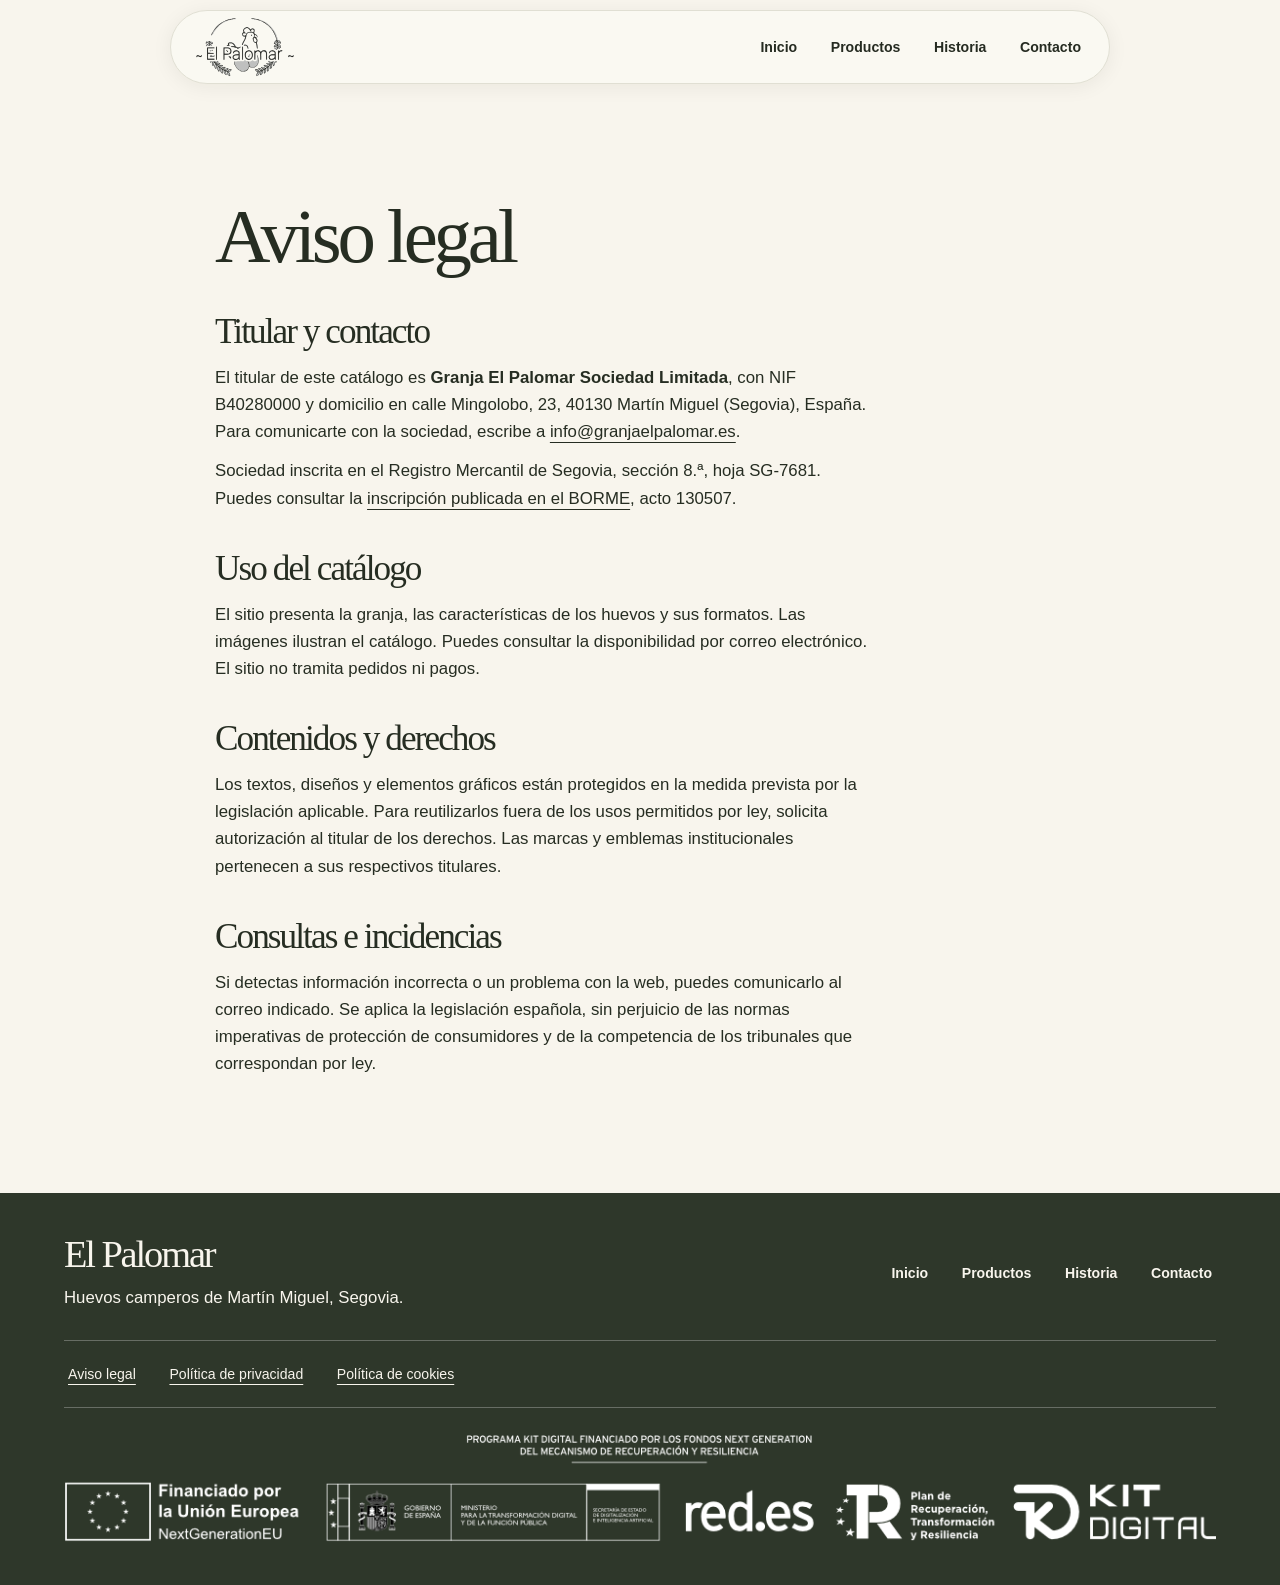
<file: aviso-legal/index.html>
<!doctype html>
<html lang="es"><head><meta charset="utf-8"><meta name="viewport" content="width=device-width,initial-scale=1"><meta name="theme-color" content="#f8f5ed">
<noscript><style>.scroll-scene{height:auto}.sticky{position:relative}.sticky>.intro,.pause{display:none}.home .top{position:sticky;left:auto;transform:none;visibility:visible}.scrolled .center{visibility:visible}</style></noscript><title>Aviso legal · El Palomar</title><meta name="description" content="Titular del catálogo de El Palomar y condiciones de uso de esta web."><link rel="icon" href="../assets/favicon.svg" type="image/svg+xml"><style>:root{--paper:#f8f5ed;--ink:#262d22;--olive:#455138;--line:#c6c6b6;--gutter:clamp(20px,5vw,96px);color:var(--ink);background:var(--paper);font:16px/1.55 Georgia,serif}
*{box-sizing:border-box}body{margin:0}a{color:inherit;text-underline-offset:5px}a:focus-visible{outline:3px solid #993914;outline-offset:3px}img,video{display:block}h1,h2,h3,p{margin:0}h1,h2,.word,.eggname{font-weight:400;line-height:.99;letter-spacing:-.055em}h1,h2{font-size:clamp(3.25rem,7.5vw,8.5rem);text-wrap:balance}em{font-weight:400}p{max-width:59ch}p:not(.kicker,.place){font:1.05rem/1.62 Arial,sans-serif}
.skip{position:fixed;z-index:20;background:white;padding:12px;top:0;left:0;transform:translateY(-130%)}.skip:focus{transform:none}
.top,.center{background:#faf9f2;color:#252b21;display:flex;align-items:center;border:1px solid #e0dfd3;border-radius:60px;z-index:5}.top{position:sticky;top:10px;justify-content:space-between;gap:16px;margin:10px auto 0;padding:6px 24px;width:min(940px,calc(100% - 32px));box-shadow:0 3px 20px #20271110}.home .top{position:fixed;left:50%;transform:translateX(-50%);margin:0;visibility:visible}.home.scrolled .top,.home .top:focus-within{visibility:visible}.word{font-size:1.65rem;text-decoration:none;white-space:nowrap}.top nav,footer nav{display:flex;gap:clamp(6px,2vw,28px);flex-wrap:wrap}.top nav a,.center>a,footer nav a,.button,.down,.email,.detail>div>a:first-child{font:600 .88rem/1.3 Arial,sans-serif}.top nav a,.center>a,footer nav a{padding:12px 4px;text-decoration:none}.top nav a[aria-current],nav a:hover{text-decoration:underline}
.scroll-scene{height:185svh}.sticky{position:sticky;top:0;height:100svh;padding:12px}.landscape{position:absolute;inset:12px;overflow:hidden;border-radius:clamp(20px,3vw,54px);background:#b6b09c;clip-path:inset(var(--v,0%) var(--h,0%) round var(--r,3vw))}.landscape img,.landscape video,.shade{position:absolute;inset:0;width:100%;height:100%;object-fit:cover}.landscape video:not(.playing){visibility:hidden}.shade{background:linear-gradient(0deg,#151b12bf,transparent 35%,transparent 83%,#151b1226)}.hero-copy{position:absolute;bottom:7%;left:var(--gutter);color:#fff;opacity:var(--copy,1);pointer-events:none}.place,.kicker{font:600 .72rem/1.6 Arial,sans-serif;text-transform:uppercase;letter-spacing:.16em}.place span{margin:0 .4em}.hero-copy h1{margin-top:.1em;font-size:clamp(3rem,6.8vw,8rem)}.center{position:absolute;top:50%;left:50%;transform:translate(-50%,-50%);width:min(530px,86%);min-height:78px;padding:0 clamp(16px,2.5vw,40px);justify-content:space-between;box-shadow:0 8px 25px #17190e18}.brand img{width:clamp(108px,12vw,171px);height:auto;mix-blend-mode:multiply}.down{position:absolute;right:var(--gutter);bottom:7%;width:50px;height:50px;border:1px solid #fff9;border-radius:100%;color:white;background:#343c2e;display:grid;place-content:center;text-decoration:none;font-size:1.4rem}.scrolled .center,.scrolled .down{visibility:hidden}
.intro,.collection,.formats,.story,.contact,.detail{padding:clamp(65px,8.5vw,150px) var(--gutter)}.intro{text-align:center;display:grid;justify-items:center;gap:22px}.intro p:last-child{max-width:520px}.kicker{color:var(--olive);margin-bottom:16px}.collection{background:#e8eadc}.collection>p:not(.kicker){margin-top:18px}.eggs{display:grid;grid-template-columns:repeat(4,1fr);gap:clamp(14px,2.6vw,54px);margin-top:32px}.egg{min-width:0;text-decoration:none;font:normal .95rem/1.5 Arial,sans-serif}.shelf{height:clamp(150px,21vw,350px);display:flex;align-items:flex-end;justify-content:center;background:radial-gradient(ellipse 32% 4% at 50% 96%,#49402c28,transparent);padding-bottom:6px}.shelf img{height:var(--size);width:auto;max-width:96%;object-fit:contain;transform-origin:center bottom}.egg:hover .shelf img{scale:1.035}.eggname{font:normal clamp(1.7rem,3vw,3rem)/1.2 Georgia,serif;border-top:1px solid #a5ac97;display:flex;align-items:center;justify-content:space-between;margin:16px 0 5px;padding-top:12px}.eggname span{font:normal 1rem Arial,sans-serif}.story,.detail,.contact{display:grid;grid-template-columns:1fr 1fr;gap:7vw;align-items:center}.portrait,.sample{border-radius:48% 48% 8px 8px;background:radial-gradient(ellipse at 48% 40%,#ecc497,#cd9c74);display:grid;justify-items:center;align-items:end;padding:34px 12px 0;overflow:hidden}.portrait img{height:clamp(310px,41vw,660px);width:auto}.story h1,.story h2,.contact h1,.detail h1{margin-bottom:26px}.story p+p{margin-top:14px}.button{display:inline-flex;align-items:center;gap:32px;border-radius:40px;background:var(--ink);color:white;text-decoration:none;padding:15px 22px;margin-top:24px}.button:hover{background:var(--olive)}.formats{display:grid;grid-template-columns:2fr 1fr 1fr;gap:30px}.formats h2{font-size:clamp(2.6rem,4vw,5rem)}.formats h3{font-size:1.45rem}.note{grid-column:1/-1;border-top:1px solid var(--line);padding-top:20px}.sample{background:#e6e7d6;border-radius:14px;align-items:center;min-height:370px}.sample img{width:45%;height:auto}.detail .kicker{margin-top:35px}.weight{font-weight:bold!important;margin-bottom:12px}.contact img{width:100%;height:auto;border-radius:100px 12px 12px 12px}.email{display:inline-block;margin:22px 0;font-size:clamp(1rem,2vw,1.55rem)}address{font-style:normal}footer{padding:42px var(--gutter);display:flex;align-items:center;justify-content:space-between;gap:24px;background:#2e372a;color:var(--paper)}footer .word{font-size:2.4rem}footer p{margin-top:10px}
@media(max-width:700px){.sticky{padding:6px}.landscape{inset:6px}.center{min-height:62px}.top{padding:5px 10px;gap:6px;top:6px;width:calc(100% - 12px)}.top .word{font-size:1.12rem}.top nav{gap:2px}.top nav a{font-size:.77rem;padding:12px 5px}.hero-copy{bottom:8%;max-width:80%}.hero-copy h1{max-width:8ch}.down{bottom:8%}.eggs{grid-template-columns:1fr 1fr;row-gap:30px}.shelf{height:clamp(145px,39vw,245px)}.story,.detail,.contact,.formats{grid-template-columns:1fr}.story,.detail,.contact{gap:38px}.portrait img{height:350px}.formats{gap:22px}.sample{min-height:290px}.sample img{height:245px;width:auto}footer{flex-direction:column;align-items:start}footer nav{gap:16px}}
@media(max-width:350px){.top .word{display:none}.top{justify-content:center}.center{width:92%}}
@media(prefers-reduced-motion:reduce){::view-transition-group(*){animation:none}}
.scroll-scene{position:relative;height:215svh}.sticky>.intro{position:absolute;inset:0;align-content:center;opacity:var(--intro,0);pointer-events:none}.pause{position:absolute;right:var(--gutter);top:6%;display:grid;place-content:center;width:44px;height:44px;border:1px solid #fff9;background:#313b2c;color:white;border-radius:100%;font-size:1.1rem;cursor:pointer}.scrolled .pause{visibility:hidden}#presentacion{position:absolute;top:84svh}

.bird-stage{position:absolute;top:calc(25svh - var(--lift,0svh));left:0;width:100%;display:grid;justify-items:center;pointer-events:none}
.pair{width:min(88vw,53svh);height:auto;filter:drop-shadow(0 4px 3px #332b211c)}
.bird-stage .intro{opacity:var(--intro,0);padding:clamp(8px,1.6svh,18px) 18px 0;gap:6px}
.bird-stage .intro h2{font-size:clamp(2rem,6.6svh,5rem)}
.bird-stage .intro .kicker{margin:0}
.bird-stage .intro p:last-child{max-width:56ch;font-size:clamp(.86rem,1.9svh,1.08rem);line-height:1.4}
.collection{background-color:#e9eadf;background-image:linear-gradient(180deg,#f8f5edf5 0%,#f8f5eddd 25%,#f8f5ed30 47%,#f8f5ed66 64%,#f2f1e8f5 84%),url('../assets/pradera.avif');background-size:cover;background-position:center}
.eggname{border-color:#555847}.eggname span{background:#f7f5eb;border-radius:100%;padding:7px}
.related{padding:0 var(--gutter) clamp(50px,7vw,110px)}.related h2{font-size:clamp(2.6rem,5vw,5rem)}.related .eggs{grid-template-columns:repeat(3,minmax(0,1fr))}
.portrait{position:relative}.motion-control{position:absolute;right:18px;bottom:18px;border:1px solid #fff9;border-radius:50%;width:44px;height:44px;background:#303b2b;color:white;cursor:pointer}
.sample{background:linear-gradient(0deg,#f8f5edcc,transparent 55%),url('../assets/pradera-cerca.avif') center/cover}.sample img{object-fit:contain}.egg img{object-fit:contain}
@media(max-width:700px){.collection{background-size:auto 100%,auto 100%;background-position:center}.collection .egg{background:#f8f5eddd;border-radius:12px;padding:8px}.related .eggs{gap:10px}.related .eggname{font-size:1.25rem}.related .eggname span{display:none}.related .shelf{height:28vw}.related .egg{font-size:.82rem}}
@media(max-height:550px){.pair{width:min(80vw,41svh)}.bird-stage{top:calc(30svh - var(--lift,0svh))}.bird-stage .intro .kicker{display:none}.bird-stage .intro h2{font-size:1.65rem}}
.shelf,.sample{position:relative}.asset-motion{position:absolute;display:block;visibility:hidden;object-fit:contain;pointer-events:none}.asset-motion.is-playing{visibility:visible}.motion-control{z-index:1}.pair{filter:none}

@media(max-width:700px){.collection{background-image:linear-gradient(180deg,#f8f5edf5 0%,#f8f5eddd 25%,#f8f5ed30 47%,#f8f5ed66 64%,#f2f1e8f5 84%),url('../assets/pradera-vertical.avif')}}
.turn-control{position:absolute;bottom:12px;right:12px;z-index:1;background:#293424;color:white;font:600 .84rem Arial,sans-serif;border:0;border-radius:40px;padding:13px 17px;cursor:pointer}

.burger,.mobile-sheet{display:none}
@media(max-width:700px){
  @supports selector(:popover-open){
    .home .center,.home .top,.inside .top{display:none}
    .burger{position:fixed;right:max(16px,env(safe-area-inset-right));top:max(16px,env(safe-area-inset-top));z-index:9;display:grid;align-content:center;justify-items:center;gap:4px;width:50px;height:50px;padding:0;border:1px solid #d7d7ca;border-radius:50%;background:#faf9f2;color:var(--ink);box-shadow:0 4px 18px #222a1b17;cursor:pointer}
    .burger span{height:2px;width:21px;background:currentColor;border-radius:2px;transition:transform .24s,opacity .18s}
    body:has(.mobile-sheet:popover-open) .burger span:first-child{transform:translateY(6px) rotate(45deg)}
    body:has(.mobile-sheet:popover-open) .burger span:nth-child(2){opacity:0}
    body:has(.mobile-sheet:popover-open) .burger span:last-child{transform:translateY(-6px) rotate(-45deg)}
    .mobile-sheet{position:fixed;inset:0;margin:0;width:100%;max-width:none;height:100dvh;max-height:none;overflow:auto;overscroll-behavior:contain;border:0;border-radius:0;color:var(--ink);padding:max(16px,env(safe-area-inset-top)) max(24px,env(safe-area-inset-right)) max(28px,env(safe-area-inset-bottom)) max(24px,env(safe-area-inset-left));grid-template-rows:auto 1fr;--menu-origin:50% 78%;clip-path:ellipse(8% 5% at var(--menu-origin));opacity:0;transform:translateY(100%);transition:clip-path .5s cubic-bezier(.2,.75,.2,1),transform .5s cubic-bezier(.2,.75,.2,1),opacity .5s ease,display .5s allow-discrete,overlay .5s allow-discrete}
    .mobile-sheet:popover-open{display:grid;opacity:1;clip-path:ellipse(155% 160% at var(--menu-origin));transform:translateY(0)}
    @starting-style{.mobile-sheet:popover-open{opacity:0;clip-path:ellipse(8% 5% at var(--menu-origin));transform:translateY(100%)}}
    .mobile-sheet::backdrop{background:#20271d26}
    html:has(.mobile-sheet:popover-open){overflow:hidden}
    .sheet-head{display:flex;align-items:center;justify-content:flex-end;margin-bottom:10px}
    .sheet-head .word{font-size:1.45rem}
    .sheet-close{width:44px;height:44px;border:0;border-radius:50%;background:transparent;color:var(--ink);font:300 2rem/1 Arial,sans-serif;cursor:pointer}
    .mobile-sheet nav a{display:flex;align-items:center;justify-content:space-between;min-height:clamp(52px,8dvh,78px);border-top:1px solid var(--line);font:normal clamp(1.8rem,6.8vw,3rem)/1.2 Georgia,serif;letter-spacing:-.04em;text-decoration:none}
    .mobile-sheet nav a[aria-current=page]::after{content:'';width:7px;height:7px;border-radius:50%;background:var(--olive)}
    .mobile-sheet :focus-visible,.burger:focus-visible{outline:3px solid #993914;outline-offset:2px}
    .home .pause{left:auto;right:var(--gutter);top:auto;bottom:calc(8% + 60px);width:50px;height:50px}
  }
}
@media(prefers-reduced-motion:reduce){.mobile-sheet,.burger span{transition:none}}

.walkthrough{background:#344331;color:#fffaf0}
.walk-heading{display:flex;align-items:center;justify-content:space-between;gap:24px;flex-wrap:wrap;padding:clamp(42px,6vw,86px) var(--gutter) 34px}
.walk-heading nav{display:flex;gap:6px}.walk-heading nav a{border:1px solid #d4d9c488;border-radius:50%;width:44px;height:44px;display:grid;place-items:center;text-decoration:none;font:600 .86rem Arial,sans-serif}.walk-heading nav a:hover{background:#fffaf0;color:#344331}
.calibre-chapter{scroll-margin-top:66px}.calibre-frame{position:relative;isolation:isolate;background:#344331;overflow:hidden}
.calibre-frame::before{content:'';position:absolute;z-index:-1;inset:0;background:linear-gradient(90deg,#25342299,#223020e8),url('../assets/pradera.avif') center/cover}
.calibre-chapter:nth-of-type(even) .calibre-frame::before{background-image:linear-gradient(90deg,#223020e8,#25342299),url('../assets/pradera.avif')}
.calibre-layout{margin:auto;width:min(1120px,89%);display:grid;grid-template-columns:1fr 1fr;gap:7%;align-items:center;min-height:min(82svh,850px);padding:60px 0}
.calibre-chapter:nth-of-type(even) .shell-space{order:2}
.shell-space{display:grid;place-items:center}.shell-model{position:relative;height:calc(clamp(230px,49svh,510px) * var(--proportion));transform:scale(var(--grow,1));transform-origin:center}.shell-model img{width:auto;height:100%;max-width:100%;object-fit:contain}
.calibre-copy{transform:translateY(var(--rise,0px))}.calibre-copy .kicker{color:#e5e9d4}.calibre-copy .calibre-title{font:400 clamp(3rem,6.7vw,7rem)/1 Georgia,serif;letter-spacing:-.055em;margin-bottom:18px}.calibre-copy .calibre-weight{font:400 clamp(1.25rem,2.1vw,2rem)/1.3 Georgia,serif;margin-bottom:12px}
.calibre-copy .button{background:#f8f5ed;color:#293424}.walkthrough a:focus-visible{outline-color:#ffdf93}
@media(prefers-reduced-motion:no-preference) and (min-height:300px){.calibre-chapter{height:155svh}.calibre-frame{position:sticky;top:0}.calibre-layout{min-height:100svh}}
@media(max-width:700px){.walk-heading{gap:18px}.calibre-layout{grid-template-columns:1fr;align-content:center;gap:22px;text-align:center;padding:68px 0 28px}.calibre-chapter:nth-of-type(even) .shell-space{order:0}.shell-model{height:calc(min(35svh,300px) * var(--proportion))}.calibre-copy p{margin-inline:auto}.calibre-copy .calibre-title{font-size:clamp(2.8rem,9vw,4rem);margin-bottom:8px}.calibre-copy .kicker{margin-bottom:8px}.calibre-copy .button{margin-top:14px}.calibre-chapter .calibre-frame::before,.calibre-chapter:nth-of-type(even) .calibre-frame::before{background:linear-gradient(0deg,#233122f7,#28392388),url('../assets/pradera-vertical.avif') center/cover}}

@view-transition{navigation:none}
.frying-egg{display:block;aspect-ratio:9/5;object-fit:contain;height:auto;width:min(64vw,36rem,74svh);background:transparent}
.menu-film{display:grid;place-items:center}.menu-film .frying-egg{width:min(100%,200px,32svh)}
.mobile-sheet{background:white}

.calibre-run{position:relative;isolation:isolate}
.pasture{display:none}
.egg-flight{position:fixed;z-index:4;pointer-events:none;transform-origin:center;left:0;top:0}
.egg-flight img{position:absolute;inset:0;width:100%;height:100%}
.shell-model.in-flight{visibility:hidden}
.calibre-chapter:not(#calibre-s) .calibre-frame::before{background-image:linear-gradient(90deg,#233123d9,#2331239c),url('../assets/horizonte.avif')}
#calibre-m .calibre-frame::before{background-position:0% center}
#calibre-l .calibre-frame::before{background-position:50% center}
#calibre-xl .calibre-frame::before{background-position:100% center}
@media(prefers-reduced-motion:no-preference) and (min-height:300px){
.walk-enabled .pasture{display:block;position:sticky;top:0;height:100svh;margin-bottom:-100svh;background:linear-gradient(90deg,#25342299,#223020e8),url('../assets/pradera.avif') center/cover}
.pasture-next{height:100%;opacity:var(--field-mix,0);background:linear-gradient(90deg,#243422b8,#223020c9),url('../assets/horizonte.avif') var(--field-pan,0%) center/cover}
.walk-enabled .calibre-frame{background:transparent}.walk-enabled .calibre-frame::before{display:none}
}
@media(max-width:700px){.walk-enabled .pasture{background-image:linear-gradient(0deg,#233122f7,#28392388),url('../assets/pradera-vertical.avif')}.pasture-next{background-image:linear-gradient(0deg,#233122f7,#28392388),url('../assets/horizonte-movil.avif')}}
.shell-model.in-flight{opacity:0}
@media(max-height:450px){.menu-film .frying-egg{width:min(130px,26svh)}}
@media(max-height:479px) and (min-aspect-ratio:1/1){.calibre-layout{grid-template-columns:1fr 1fr;gap:4%;padding:42px 0 18px;text-align:left}.shell-model{height:calc(54svh * var(--proportion))}.calibre-copy .calibre-title{font-size:2.3rem;margin-bottom:5px}.calibre-copy .kicker{margin:0}.calibre-copy .calibre-weight{margin-bottom:3px}.calibre-copy .button{margin-top:8px}.calibre-chapter:nth-of-type(even) .shell-space{order:2}}

@media(max-width:700px){
  .menu-body{align-self:center;width:min(100%,32rem);margin-inline:auto;display:grid;gap:clamp(12px,3.6dvh,36px)}
  .mobile-sheet nav a{min-height:clamp(52px,8.6dvh,80px);font-size:clamp(2rem,8.2vw,3.6rem)}
  .menu-film .frying-egg{width:min(72vw,300px,46dvh)}
}
@media(max-width:700px) and (max-height:480px) and (orientation:landscape){
  .mobile-sheet{--menu-origin:76% 55%}
  .menu-body{width:100%;grid-template-columns:1fr 1fr;align-items:center;gap:24px}
  .menu-film .frying-egg{width:min(100%,220px)}
  .mobile-sheet nav a{font-size:1.75rem;min-height:46px}
}

.story{position:relative;isolation:isolate;z-index:1;background-color:#263723;background-image:linear-gradient(90deg,#24332368,#19281be8 59%,#19281bf2),url('../assets/horizonte.avif');background-position:center;background-size:cover;color:#fffaf0}
.story .portrait{background:transparent;border-radius:0;overflow:visible}
.story-copy{position:relative}.story-copy .kicker{color:#e6ead8}.story-copy h1,.story-copy h2{font-size:clamp(3rem,5.6vw,6.5rem)}.story-copy .button{background:#f8f5ed;color:#293424}
@media(max-width:700px){.story{background-image:linear-gradient(0deg,#19281bf0 10%,#203321cc 72%,#24332388),url('../assets/horizonte-movil.avif');gap:24px}.story .portrait{padding-top:0}.story .portrait img{height:min(32svh,300px);width:auto}.story-copy h1,.story-copy h2{margin-bottom:18px}}
@media(prefers-reduced-motion:no-preference){
  .mobile-sheet:popover-open .albumen{transform-origin:155px 117px;animation:albumen-set 1.12s cubic-bezier(.21,.68,.28,1) both}
  .mobile-sheet:popover-open .set-white{animation:white-bloom 1.08s ease-out both}
  .mobile-sheet:popover-open .yolk-dome{transform-origin:158px 137px;animation:yolk-settle .85s ease-out both}
}
@keyframes albumen-set{0%{opacity:.18;transform:scale(.67,.73)}45%{opacity:.76;transform:scale(.93,.95)}100%{opacity:1;transform:scale(1)}}
@keyframes white-bloom{from{opacity:0}to{opacity:.56}}
@keyframes yolk-settle{0%{transform:scale(.94,1.07)}65%{transform:scale(1.015,.985)}100%{transform:scale(1)}}

.brand-link{display:inline-flex;align-items:center;flex-shrink:0;border-radius:8px}
.brand-link img{width:100px;height:auto}


footer{display:block}.footer-main{display:flex;align-items:center;justify-content:space-between;gap:24px}.legal-links{border-top:1px solid #ffffff45;margin-top:28px;padding:12px 0}.legal-links a{text-decoration:underline;font-weight:400}.funding{border-top:1px solid #ffffff45;padding-top:26px}.funding>img{width:100%;max-width:1180px;height:auto;margin:auto}.funding-mobile{display:none}
.legal-page{max-width:850px;padding:clamp(76px,9vw,140px) var(--gutter);margin:auto;box-sizing:content-box}.legal-page h1{font-size:clamp(2.8rem,6vw,5.8rem)}.legal-page h2{font-size:clamp(1.65rem,3vw,2.2rem);margin:40px 0 14px}.legal-page p{max-width:70ch}.legal-page p+p{margin-top:12px}.legal-page a{overflow-wrap:anywhere}
@media(max-width:700px){.footer-main{display:grid}.legal-links{gap:0 16px}.funding>img{display:none}.funding-mobile{max-width:380px;margin:auto;display:flex;align-items:center;justify-content:center;flex-wrap:wrap;gap:14px 4%}.funding-mobile svg{display:block;overflow:hidden;max-width:100%;height:auto}.funding-mobile svg:first-child{width:90%;margin:0 4% 4px}.funding-mobile svg:nth-child(2){width:37%}.funding-mobile svg:nth-child(3){width:54%}.funding-mobile svg:nth-child(n+4){width:27%}}

.product-page{isolation:isolate;display:flow-root;background:#263925;color:#fffaf0}
.product-page::before{content:"";position:fixed;inset:0;z-index:-1;pointer-events:none;background:linear-gradient(90deg,rgba(27,43,25,.35),rgba(19,32,20,.83) 57%,rgba(19,32,20,.89)),url('../assets/pradera.avif') center/cover}
.product-page .sample{background:none;border-radius:0}
.product-page .detail .kicker{color:#e9ecd9}
.product-page .button,.product-page .turn-control{background:#faf8ed;color:#253222}
.product-page .formats,.product-page .related{background:linear-gradient(90deg,#172c1ab3,#19291cc2)}
.product-page .note,.product-page .eggname{border-color:#e7ead58c}
.product-page .eggname span{color:#293424}
.product-page main a:focus-visible,.product-page main button:focus-visible{outline:3px solid #ffda8d;outline-offset:4px}
@media(max-width:700px){
  .product-page::before{background:linear-gradient(180deg,#172b214f,#172b21df 53%,#172b21eb),url('../assets/pradera-vertical.avif') center/cover}
  .product-page .related .egg{background:transparent}
}
.menu-body>.brand-link{justify-self:center}
.menu-body>.brand-link img{width:clamp(96px,18dvh,145px);height:auto}
@media(max-width:700px) and (max-height:480px) and (orientation:landscape){
  .menu-body{row-gap:4px}
  .menu-body>nav{grid-area:1/1/3/2}
  .menu-body>.brand-link{grid-area:1/2}.menu-body>.brand-link img{width:86px}
  .menu-body>.menu-film{grid-area:2/2}
}
</style><script defer src="../app.js?v=cabecera"></script></head>
<body class="inside"><a class="skip" href="#principal">Saltar al contenido</a><header class="top"><a class="brand-link" href="../" aria-label="El Palomar, inicio"><img src="../assets/el-palomar.svg" width="1272" height="759" alt="El Palomar"></a><nav aria-label="Principal"><a href="../">Inicio</a><a href="../productos/">Productos</a><a href="../historia/">Historia</a><a href="../contacto/">Contacto</a></nav></header>
<button class="burger" type="button" popovertarget="mobile-menu" aria-label="Menú principal" aria-controls="mobile-menu"><span></span><span></span><span></span></button>
<div class="mobile-sheet" id="mobile-menu" popover="auto"><div class="sheet-head"><button type="button" class="sheet-close" autofocus aria-label="Cerrar menú" popovertarget="mobile-menu" popovertargetaction="hide">×</button></div><div class="menu-body"><a class="brand-link" href="../" aria-label="El Palomar, inicio"><img src="../assets/el-palomar.svg" width="1272" height="759" alt="El Palomar"></a><nav aria-label="Menú móvil"><a href="../">Inicio</a><a href="../productos/">Productos</a><a href="../historia/">Historia</a><a href="../contacto/">Contacto</a></nav><div class="menu-film"><svg xmlns="http://www.w3.org/2000/svg" class="frying-egg" viewBox="0 0 400 225" aria-hidden="true" focusable="false">
  <defs>
    <radialGradient id="menu-egg-white" cx=".42" cy=".36" r=".73">
      <stop stop-color="#fffbed"/><stop offset=".55" stop-color="#fffef9"/><stop offset=".86" stop-color="#eee9d8"/><stop offset=".96" stop-color="#e2d6b8"/><stop offset="1" stop-color="#d9c79e"/>
    </radialGradient>
    <radialGradient id="menu-egg-yolk" cx=".36" cy=".27" r=".8">
      <stop stop-color="#ffda67"/><stop offset=".34" stop-color="#ffc440"/><stop offset=".72" stop-color="#f9a223"/><stop offset=".95" stop-color="#e48b1c"/><stop offset="1" stop-color="#da8320"/>
    </radialGradient>
    <radialGradient id="menu-egg-light"><stop stop-color="#fff4c5" stop-opacity=".85"/><stop offset="1" stop-color="#fff4c5" stop-opacity="0"/></radialGradient>
    <radialGradient id="menu-egg-shade"><stop stop-color="#916e34" stop-opacity=".25"/><stop offset="1" stop-color="#916e34" stop-opacity="0"/></radialGradient>
    <path id="menu-egg-edge" d="M38 125C36 112 49 100 64 95C78 90 80 76 98 68C116 60 130 67 148 63C167 59 171 47 194 49C217 50 231 64 252 65C278 66 291 60 312 72C326 80 326 91 342 99C359 108 370 120 365 133C363 149 348 150 336 163C325 177 309 183 288 180C266 176 253 184 231 182C206 181 194 173 173 177C149 182 135 191 111 184C93 179 82 169 66 166C46 161 32 147 38 125Z"/>
  </defs>
  <g class="albumen">
    <use href="#menu-egg-edge" fill="#dfd2b4" transform="translate(0 1.5)"/>
    <use href="#menu-egg-edge" fill="url(#menu-egg-white)"/>
    <g class="set-white" fill="#fff" opacity=".56">
      <path d="M51 125C61 104 83 110 99 89C111 73 131 79 141 79C124 88 115 99 106 113C92 132 64 135 51 125Z"/>
      <path d="M231 76C256 86 279 70 301 78C319 84 322 98 337 106C311 99 303 108 283 102C263 96 245 97 231 76Z"/>
    </g>
  </g>
  <g class="yolk-dome">
    <ellipse cx="161" cy="131" rx="66" ry="34" fill="url(#menu-egg-shade)"/>
    <path d="M105 121C105 99 126 79 153 77C180 74 205 90 210 112C216 134 196 145 170 148C139 152 107 144 105 126Z" fill="url(#menu-egg-yolk)"/>
    <ellipse cx="139" cy="95" rx="21" ry="8" transform="rotate(-22 139 95)" fill="url(#menu-egg-light)"/>
  </g>
</svg>
</div></div></div>
<main id="principal"><article class="legal-page"><h1>Aviso legal</h1>
<h2>Titular y contacto</h2>
<p>El titular de este catálogo es <strong>Granja El Palomar Sociedad Limitada</strong>, con NIF B40280000 y domicilio en calle Mingolobo, 23, 40130 Martín Miguel (Segovia), España. Para comunicarte con la sociedad, escribe a <a href="mailto:info@granjaelpalomar.es">info@granjaelpalomar.es</a>.</p>
<p>Sociedad inscrita en el Registro Mercantil de Segovia, sección 8.ª, hoja SG-7681. Puedes consultar la <a href="https://www.boe.es/borme/dias/2026/03/13/pdfs/BORME-A-2026-50-40.pdf">inscripción publicada en el BORME</a>, acto 130507.</p>
<h2>Uso del catálogo</h2>
<p>El sitio presenta la granja, las características de los huevos y sus formatos. Las imágenes ilustran el catálogo. Puedes consultar la disponibilidad por correo electrónico. El sitio no tramita pedidos ni pagos.</p>
<h2>Contenidos y derechos</h2>
<p>Los textos, diseños y elementos gráficos están protegidos en la medida prevista por la legislación aplicable. Para reutilizarlos fuera de los usos permitidos por ley, solicita autorización al titular de los derechos. Las marcas y emblemas institucionales pertenecen a sus respectivos titulares.</p>
<h2>Consultas e incidencias</h2>
<p>Si detectas información incorrecta o un problema con la web, puedes comunicarlo al correo indicado. Se aplica la legislación española, sin perjuicio de las normas imperativas de protección de consumidores y de la competencia de los tribunales que correspondan por ley.</p></article></main>
<footer><div class="footer-main"><div><a class="word" href="../">El Palomar</a><p>Huevos camperos de Martín Miguel, Segovia.</p></div><nav aria-label="Pie de página"><a href="../">Inicio</a><a href="../productos/">Productos</a><a href="../historia/">Historia</a><a href="../contacto/">Contacto</a></nav></div>
<nav class="legal-links" aria-label="Información legal"><a href="../aviso-legal/">Aviso legal</a><a href="../politica-de-privacidad/">Política de privacidad</a><a href="../politica-de-cookies/">Política de cookies</a></nav>
<div class="funding"><img width="1180" height="112" loading="lazy" src="../assets/kit-digital.png" alt="Programa Kit Digital financiado por la Unión Europea – NextGenerationEU. Gobierno de España, Red.es, Plan de Recuperación, Transformación y Resiliencia y Kit Digital."><div class="funding-mobile" role="img" aria-label="Programa Kit Digital financiado por la Unión Europea – NextGenerationEU. Gobierno de España, Red.es, Plan de Recuperación, Transformación y Resiliencia y Kit Digital."><svg viewBox="395 0 390 26" width="390" height="26" aria-hidden="true"><image href="../assets/kit-digital.png" width="1180" height="112"/></svg><svg viewBox="0 46 252 66" width="252" height="66" aria-hidden="true"><image href="../assets/kit-digital.png" width="1180" height="112"/></svg><svg viewBox="265 46 348 66" width="348" height="66" aria-hidden="true"><image href="../assets/kit-digital.png" width="1180" height="112"/></svg><svg viewBox="630 46 151 66" width="151" height="66" aria-hidden="true"><image href="../assets/kit-digital.png" width="1180" height="112"/></svg><svg viewBox="785 46 181 66" width="181" height="66" aria-hidden="true"><image href="../assets/kit-digital.png" width="1180" height="112"/></svg><svg viewBox="968 46 212 66" width="212" height="66" aria-hidden="true"><image href="../assets/kit-digital.png" width="1180" height="112"/></svg></div></div></footer></body></html>
</file>
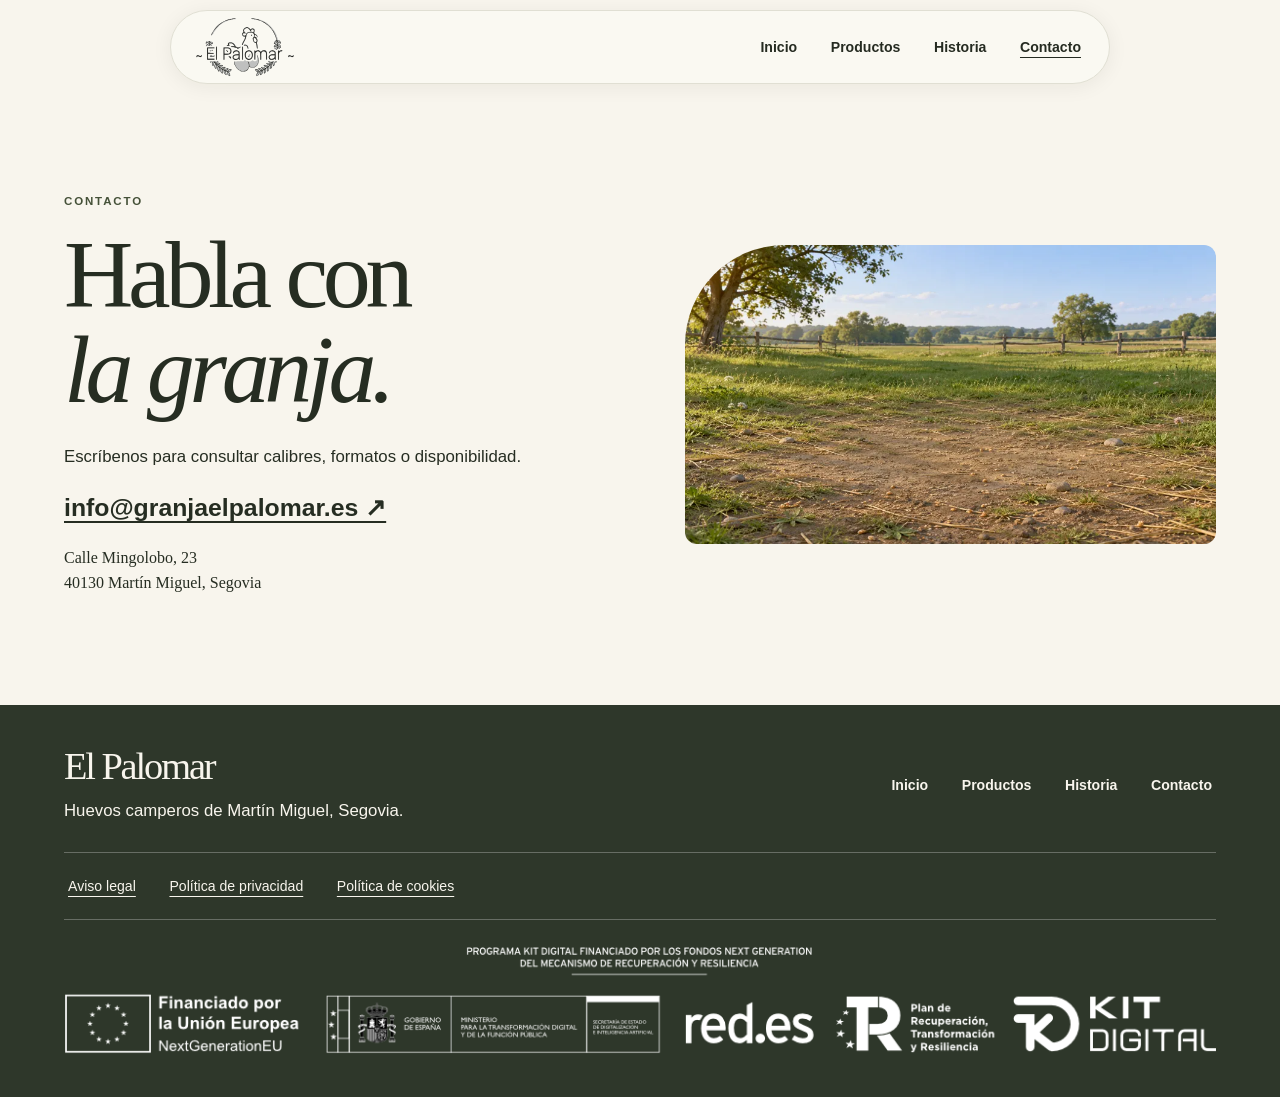
<file: contacto/index.html>
<!doctype html>
<html lang="es"><head><meta charset="utf-8"><meta name="viewport" content="width=device-width,initial-scale=1"><meta name="theme-color" content="#f8f5ed">
<noscript><style>.scroll-scene{height:auto}.sticky{position:relative}.sticky>.intro,.pause{display:none}.home .top{position:sticky;left:auto;transform:none;visibility:visible}.scrolled .center{visibility:visible}</style></noscript><title>Contacto · El Palomar</title><meta name="description" content="Contacta con Granja El Palomar en Martín Miguel para consultar calibres, formatos y disponibilidad."><link rel="icon" href="../assets/favicon.svg" type="image/svg+xml"><style>:root{--paper:#f8f5ed;--ink:#262d22;--olive:#455138;--line:#c6c6b6;--gutter:clamp(20px,5vw,96px);color:var(--ink);background:var(--paper);font:16px/1.55 Georgia,serif}
*{box-sizing:border-box}body{margin:0}a{color:inherit;text-underline-offset:5px}a:focus-visible{outline:3px solid #993914;outline-offset:3px}img,video{display:block}h1,h2,h3,p{margin:0}h1,h2,.word,.eggname{font-weight:400;line-height:.99;letter-spacing:-.055em}h1,h2{font-size:clamp(3.25rem,7.5vw,8.5rem);text-wrap:balance}em{font-weight:400}p{max-width:59ch}p:not(.kicker,.place){font:1.05rem/1.62 Arial,sans-serif}
.skip{position:fixed;z-index:20;background:white;padding:12px;top:0;left:0;transform:translateY(-130%)}.skip:focus{transform:none}
.top,.center{background:#faf9f2;color:#252b21;display:flex;align-items:center;border:1px solid #e0dfd3;border-radius:60px;z-index:5}.top{position:sticky;top:10px;justify-content:space-between;gap:16px;margin:10px auto 0;padding:6px 24px;width:min(940px,calc(100% - 32px));box-shadow:0 3px 20px #20271110}.home .top{position:fixed;left:50%;transform:translateX(-50%);margin:0;visibility:visible}.home.scrolled .top,.home .top:focus-within{visibility:visible}.word{font-size:1.65rem;text-decoration:none;white-space:nowrap}.top nav,footer nav{display:flex;gap:clamp(6px,2vw,28px);flex-wrap:wrap}.top nav a,.center>a,footer nav a,.button,.down,.email,.detail>div>a:first-child{font:600 .88rem/1.3 Arial,sans-serif}.top nav a,.center>a,footer nav a{padding:12px 4px;text-decoration:none}.top nav a[aria-current],nav a:hover{text-decoration:underline}
.scroll-scene{height:185svh}.sticky{position:sticky;top:0;height:100svh;padding:12px}.landscape{position:absolute;inset:12px;overflow:hidden;border-radius:clamp(20px,3vw,54px);background:#b6b09c;clip-path:inset(var(--v,0%) var(--h,0%) round var(--r,3vw))}.landscape img,.landscape video,.shade{position:absolute;inset:0;width:100%;height:100%;object-fit:cover}.landscape video:not(.playing){visibility:hidden}.shade{background:linear-gradient(0deg,#151b12bf,transparent 35%,transparent 83%,#151b1226)}.hero-copy{position:absolute;bottom:7%;left:var(--gutter);color:#fff;opacity:var(--copy,1);pointer-events:none}.place,.kicker{font:600 .72rem/1.6 Arial,sans-serif;text-transform:uppercase;letter-spacing:.16em}.place span{margin:0 .4em}.hero-copy h1{margin-top:.1em;font-size:clamp(3rem,6.8vw,8rem)}.center{position:absolute;top:50%;left:50%;transform:translate(-50%,-50%);width:min(530px,86%);min-height:78px;padding:0 clamp(16px,2.5vw,40px);justify-content:space-between;box-shadow:0 8px 25px #17190e18}.brand img{width:clamp(108px,12vw,171px);height:auto;mix-blend-mode:multiply}.down{position:absolute;right:var(--gutter);bottom:7%;width:50px;height:50px;border:1px solid #fff9;border-radius:100%;color:white;background:#343c2e;display:grid;place-content:center;text-decoration:none;font-size:1.4rem}.scrolled .center,.scrolled .down{visibility:hidden}
.intro,.collection,.formats,.story,.contact,.detail{padding:clamp(65px,8.5vw,150px) var(--gutter)}.intro{text-align:center;display:grid;justify-items:center;gap:22px}.intro p:last-child{max-width:520px}.kicker{color:var(--olive);margin-bottom:16px}.collection{background:#e8eadc}.collection>p:not(.kicker){margin-top:18px}.eggs{display:grid;grid-template-columns:repeat(4,1fr);gap:clamp(14px,2.6vw,54px);margin-top:32px}.egg{min-width:0;text-decoration:none;font:normal .95rem/1.5 Arial,sans-serif}.shelf{height:clamp(150px,21vw,350px);display:flex;align-items:flex-end;justify-content:center;background:radial-gradient(ellipse 32% 4% at 50% 96%,#49402c28,transparent);padding-bottom:6px}.shelf img{height:var(--size);width:auto;max-width:96%;object-fit:contain;transform-origin:center bottom}.egg:hover .shelf img{scale:1.035}.eggname{font:normal clamp(1.7rem,3vw,3rem)/1.2 Georgia,serif;border-top:1px solid #a5ac97;display:flex;align-items:center;justify-content:space-between;margin:16px 0 5px;padding-top:12px}.eggname span{font:normal 1rem Arial,sans-serif}.story,.detail,.contact{display:grid;grid-template-columns:1fr 1fr;gap:7vw;align-items:center}.portrait,.sample{border-radius:48% 48% 8px 8px;background:radial-gradient(ellipse at 48% 40%,#ecc497,#cd9c74);display:grid;justify-items:center;align-items:end;padding:34px 12px 0;overflow:hidden}.portrait img{height:clamp(310px,41vw,660px);width:auto}.story h1,.story h2,.contact h1,.detail h1{margin-bottom:26px}.story p+p{margin-top:14px}.button{display:inline-flex;align-items:center;gap:32px;border-radius:40px;background:var(--ink);color:white;text-decoration:none;padding:15px 22px;margin-top:24px}.button:hover{background:var(--olive)}.formats{display:grid;grid-template-columns:2fr 1fr 1fr;gap:30px}.formats h2{font-size:clamp(2.6rem,4vw,5rem)}.formats h3{font-size:1.45rem}.note{grid-column:1/-1;border-top:1px solid var(--line);padding-top:20px}.sample{background:#e6e7d6;border-radius:14px;align-items:center;min-height:370px}.sample img{width:45%;height:auto}.detail .kicker{margin-top:35px}.weight{font-weight:bold!important;margin-bottom:12px}.contact img{width:100%;height:auto;border-radius:100px 12px 12px 12px}.email{display:inline-block;margin:22px 0;font-size:clamp(1rem,2vw,1.55rem)}address{font-style:normal}footer{padding:42px var(--gutter);display:flex;align-items:center;justify-content:space-between;gap:24px;background:#2e372a;color:var(--paper)}footer .word{font-size:2.4rem}footer p{margin-top:10px}
@media(max-width:700px){.sticky{padding:6px}.landscape{inset:6px}.center{min-height:62px}.top{padding:5px 10px;gap:6px;top:6px;width:calc(100% - 12px)}.top .word{font-size:1.12rem}.top nav{gap:2px}.top nav a{font-size:.77rem;padding:12px 5px}.hero-copy{bottom:8%;max-width:80%}.hero-copy h1{max-width:8ch}.down{bottom:8%}.eggs{grid-template-columns:1fr 1fr;row-gap:30px}.shelf{height:clamp(145px,39vw,245px)}.story,.detail,.contact,.formats{grid-template-columns:1fr}.story,.detail,.contact{gap:38px}.portrait img{height:350px}.formats{gap:22px}.sample{min-height:290px}.sample img{height:245px;width:auto}footer{flex-direction:column;align-items:start}footer nav{gap:16px}}
@media(max-width:350px){.top .word{display:none}.top{justify-content:center}.center{width:92%}}
@media(prefers-reduced-motion:reduce){::view-transition-group(*){animation:none}}
.scroll-scene{position:relative;height:215svh}.sticky>.intro{position:absolute;inset:0;align-content:center;opacity:var(--intro,0);pointer-events:none}.pause{position:absolute;right:var(--gutter);top:6%;display:grid;place-content:center;width:44px;height:44px;border:1px solid #fff9;background:#313b2c;color:white;border-radius:100%;font-size:1.1rem;cursor:pointer}.scrolled .pause{visibility:hidden}#presentacion{position:absolute;top:84svh}

.bird-stage{position:absolute;top:calc(25svh - var(--lift,0svh));left:0;width:100%;display:grid;justify-items:center;pointer-events:none}
.pair{width:min(88vw,53svh);height:auto;filter:drop-shadow(0 4px 3px #332b211c)}
.bird-stage .intro{opacity:var(--intro,0);padding:clamp(8px,1.6svh,18px) 18px 0;gap:6px}
.bird-stage .intro h2{font-size:clamp(2rem,6.6svh,5rem)}
.bird-stage .intro .kicker{margin:0}
.bird-stage .intro p:last-child{max-width:56ch;font-size:clamp(.86rem,1.9svh,1.08rem);line-height:1.4}
.collection{background-color:#e9eadf;background-image:linear-gradient(180deg,#f8f5edf5 0%,#f8f5eddd 25%,#f8f5ed30 47%,#f8f5ed66 64%,#f2f1e8f5 84%),url('../assets/pradera.avif');background-size:cover;background-position:center}
.eggname{border-color:#555847}.eggname span{background:#f7f5eb;border-radius:100%;padding:7px}
.related{padding:0 var(--gutter) clamp(50px,7vw,110px)}.related h2{font-size:clamp(2.6rem,5vw,5rem)}.related .eggs{grid-template-columns:repeat(3,minmax(0,1fr))}
.portrait{position:relative}.motion-control{position:absolute;right:18px;bottom:18px;border:1px solid #fff9;border-radius:50%;width:44px;height:44px;background:#303b2b;color:white;cursor:pointer}
.sample{background:linear-gradient(0deg,#f8f5edcc,transparent 55%),url('../assets/pradera-cerca.avif') center/cover}.sample img{object-fit:contain}.egg img{object-fit:contain}
@media(max-width:700px){.collection{background-size:auto 100%,auto 100%;background-position:center}.collection .egg{background:#f8f5eddd;border-radius:12px;padding:8px}.related .eggs{gap:10px}.related .eggname{font-size:1.25rem}.related .eggname span{display:none}.related .shelf{height:28vw}.related .egg{font-size:.82rem}}
@media(max-height:550px){.pair{width:min(80vw,41svh)}.bird-stage{top:calc(30svh - var(--lift,0svh))}.bird-stage .intro .kicker{display:none}.bird-stage .intro h2{font-size:1.65rem}}
.shelf,.sample{position:relative}.asset-motion{position:absolute;display:block;visibility:hidden;object-fit:contain;pointer-events:none}.asset-motion.is-playing{visibility:visible}.motion-control{z-index:1}.pair{filter:none}

@media(max-width:700px){.collection{background-image:linear-gradient(180deg,#f8f5edf5 0%,#f8f5eddd 25%,#f8f5ed30 47%,#f8f5ed66 64%,#f2f1e8f5 84%),url('../assets/pradera-vertical.avif')}}
.turn-control{position:absolute;bottom:12px;right:12px;z-index:1;background:#293424;color:white;font:600 .84rem Arial,sans-serif;border:0;border-radius:40px;padding:13px 17px;cursor:pointer}

.burger,.mobile-sheet{display:none}
@media(max-width:700px){
  @supports selector(:popover-open){
    .home .center,.home .top,.inside .top{display:none}
    .burger{position:fixed;right:max(16px,env(safe-area-inset-right));top:max(16px,env(safe-area-inset-top));z-index:9;display:grid;align-content:center;justify-items:center;gap:4px;width:50px;height:50px;padding:0;border:1px solid #d7d7ca;border-radius:50%;background:#faf9f2;color:var(--ink);box-shadow:0 4px 18px #222a1b17;cursor:pointer}
    .burger span{height:2px;width:21px;background:currentColor;border-radius:2px;transition:transform .24s,opacity .18s}
    body:has(.mobile-sheet:popover-open) .burger span:first-child{transform:translateY(6px) rotate(45deg)}
    body:has(.mobile-sheet:popover-open) .burger span:nth-child(2){opacity:0}
    body:has(.mobile-sheet:popover-open) .burger span:last-child{transform:translateY(-6px) rotate(-45deg)}
    .mobile-sheet{position:fixed;inset:0;margin:0;width:100%;max-width:none;height:100dvh;max-height:none;overflow:auto;overscroll-behavior:contain;border:0;border-radius:0;color:var(--ink);padding:max(16px,env(safe-area-inset-top)) max(24px,env(safe-area-inset-right)) max(28px,env(safe-area-inset-bottom)) max(24px,env(safe-area-inset-left));grid-template-rows:auto 1fr;--menu-origin:50% 78%;clip-path:ellipse(8% 5% at var(--menu-origin));opacity:0;transform:translateY(100%);transition:clip-path .5s cubic-bezier(.2,.75,.2,1),transform .5s cubic-bezier(.2,.75,.2,1),opacity .5s ease,display .5s allow-discrete,overlay .5s allow-discrete}
    .mobile-sheet:popover-open{display:grid;opacity:1;clip-path:ellipse(155% 160% at var(--menu-origin));transform:translateY(0)}
    @starting-style{.mobile-sheet:popover-open{opacity:0;clip-path:ellipse(8% 5% at var(--menu-origin));transform:translateY(100%)}}
    .mobile-sheet::backdrop{background:#20271d26}
    html:has(.mobile-sheet:popover-open){overflow:hidden}
    .sheet-head{display:flex;align-items:center;justify-content:flex-end;margin-bottom:10px}
    .sheet-head .word{font-size:1.45rem}
    .sheet-close{width:44px;height:44px;border:0;border-radius:50%;background:transparent;color:var(--ink);font:300 2rem/1 Arial,sans-serif;cursor:pointer}
    .mobile-sheet nav a{display:flex;align-items:center;justify-content:space-between;min-height:clamp(52px,8dvh,78px);border-top:1px solid var(--line);font:normal clamp(1.8rem,6.8vw,3rem)/1.2 Georgia,serif;letter-spacing:-.04em;text-decoration:none}
    .mobile-sheet nav a[aria-current=page]::after{content:'';width:7px;height:7px;border-radius:50%;background:var(--olive)}
    .mobile-sheet :focus-visible,.burger:focus-visible{outline:3px solid #993914;outline-offset:2px}
    .home .pause{left:auto;right:var(--gutter);top:auto;bottom:calc(8% + 60px);width:50px;height:50px}
  }
}
@media(prefers-reduced-motion:reduce){.mobile-sheet,.burger span{transition:none}}

.walkthrough{background:#344331;color:#fffaf0}
.walk-heading{display:flex;align-items:center;justify-content:space-between;gap:24px;flex-wrap:wrap;padding:clamp(42px,6vw,86px) var(--gutter) 34px}
.walk-heading nav{display:flex;gap:6px}.walk-heading nav a{border:1px solid #d4d9c488;border-radius:50%;width:44px;height:44px;display:grid;place-items:center;text-decoration:none;font:600 .86rem Arial,sans-serif}.walk-heading nav a:hover{background:#fffaf0;color:#344331}
.calibre-chapter{scroll-margin-top:66px}.calibre-frame{position:relative;isolation:isolate;background:#344331;overflow:hidden}
.calibre-frame::before{content:'';position:absolute;z-index:-1;inset:0;background:linear-gradient(90deg,#25342299,#223020e8),url('../assets/pradera.avif') center/cover}
.calibre-chapter:nth-of-type(even) .calibre-frame::before{background-image:linear-gradient(90deg,#223020e8,#25342299),url('../assets/pradera.avif')}
.calibre-layout{margin:auto;width:min(1120px,89%);display:grid;grid-template-columns:1fr 1fr;gap:7%;align-items:center;min-height:min(82svh,850px);padding:60px 0}
.calibre-chapter:nth-of-type(even) .shell-space{order:2}
.shell-space{display:grid;place-items:center}.shell-model{position:relative;height:calc(clamp(230px,49svh,510px) * var(--proportion));transform:scale(var(--grow,1));transform-origin:center}.shell-model img{width:auto;height:100%;max-width:100%;object-fit:contain}
.calibre-copy{transform:translateY(var(--rise,0px))}.calibre-copy .kicker{color:#e5e9d4}.calibre-copy .calibre-title{font:400 clamp(3rem,6.7vw,7rem)/1 Georgia,serif;letter-spacing:-.055em;margin-bottom:18px}.calibre-copy .calibre-weight{font:400 clamp(1.25rem,2.1vw,2rem)/1.3 Georgia,serif;margin-bottom:12px}
.calibre-copy .button{background:#f8f5ed;color:#293424}.walkthrough a:focus-visible{outline-color:#ffdf93}
@media(prefers-reduced-motion:no-preference) and (min-height:300px){.calibre-chapter{height:155svh}.calibre-frame{position:sticky;top:0}.calibre-layout{min-height:100svh}}
@media(max-width:700px){.walk-heading{gap:18px}.calibre-layout{grid-template-columns:1fr;align-content:center;gap:22px;text-align:center;padding:68px 0 28px}.calibre-chapter:nth-of-type(even) .shell-space{order:0}.shell-model{height:calc(min(35svh,300px) * var(--proportion))}.calibre-copy p{margin-inline:auto}.calibre-copy .calibre-title{font-size:clamp(2.8rem,9vw,4rem);margin-bottom:8px}.calibre-copy .kicker{margin-bottom:8px}.calibre-copy .button{margin-top:14px}.calibre-chapter .calibre-frame::before,.calibre-chapter:nth-of-type(even) .calibre-frame::before{background:linear-gradient(0deg,#233122f7,#28392388),url('../assets/pradera-vertical.avif') center/cover}}

@view-transition{navigation:none}
.frying-egg{display:block;aspect-ratio:9/5;object-fit:contain;height:auto;width:min(64vw,36rem,74svh);background:transparent}
.menu-film{display:grid;place-items:center}.menu-film .frying-egg{width:min(100%,200px,32svh)}
.mobile-sheet{background:white}

.calibre-run{position:relative;isolation:isolate}
.pasture{display:none}
.egg-flight{position:fixed;z-index:4;pointer-events:none;transform-origin:center;left:0;top:0}
.egg-flight img{position:absolute;inset:0;width:100%;height:100%}
.shell-model.in-flight{visibility:hidden}
.calibre-chapter:not(#calibre-s) .calibre-frame::before{background-image:linear-gradient(90deg,#233123d9,#2331239c),url('../assets/horizonte.avif')}
#calibre-m .calibre-frame::before{background-position:0% center}
#calibre-l .calibre-frame::before{background-position:50% center}
#calibre-xl .calibre-frame::before{background-position:100% center}
@media(prefers-reduced-motion:no-preference) and (min-height:300px){
.walk-enabled .pasture{display:block;position:sticky;top:0;height:100svh;margin-bottom:-100svh;background:linear-gradient(90deg,#25342299,#223020e8),url('../assets/pradera.avif') center/cover}
.pasture-next{height:100%;opacity:var(--field-mix,0);background:linear-gradient(90deg,#243422b8,#223020c9),url('../assets/horizonte.avif') var(--field-pan,0%) center/cover}
.walk-enabled .calibre-frame{background:transparent}.walk-enabled .calibre-frame::before{display:none}
}
@media(max-width:700px){.walk-enabled .pasture{background-image:linear-gradient(0deg,#233122f7,#28392388),url('../assets/pradera-vertical.avif')}.pasture-next{background-image:linear-gradient(0deg,#233122f7,#28392388),url('../assets/horizonte-movil.avif')}}
.shell-model.in-flight{opacity:0}
@media(max-height:450px){.menu-film .frying-egg{width:min(130px,26svh)}}
@media(max-height:479px) and (min-aspect-ratio:1/1){.calibre-layout{grid-template-columns:1fr 1fr;gap:4%;padding:42px 0 18px;text-align:left}.shell-model{height:calc(54svh * var(--proportion))}.calibre-copy .calibre-title{font-size:2.3rem;margin-bottom:5px}.calibre-copy .kicker{margin:0}.calibre-copy .calibre-weight{margin-bottom:3px}.calibre-copy .button{margin-top:8px}.calibre-chapter:nth-of-type(even) .shell-space{order:2}}

@media(max-width:700px){
  .menu-body{align-self:center;width:min(100%,32rem);margin-inline:auto;display:grid;gap:clamp(12px,3.6dvh,36px)}
  .mobile-sheet nav a{min-height:clamp(52px,8.6dvh,80px);font-size:clamp(2rem,8.2vw,3.6rem)}
  .menu-film .frying-egg{width:min(72vw,300px,46dvh)}
}
@media(max-width:700px) and (max-height:480px) and (orientation:landscape){
  .mobile-sheet{--menu-origin:76% 55%}
  .menu-body{width:100%;grid-template-columns:1fr 1fr;align-items:center;gap:24px}
  .menu-film .frying-egg{width:min(100%,220px)}
  .mobile-sheet nav a{font-size:1.75rem;min-height:46px}
}

.story{position:relative;isolation:isolate;z-index:1;background-color:#263723;background-image:linear-gradient(90deg,#24332368,#19281be8 59%,#19281bf2),url('../assets/horizonte.avif');background-position:center;background-size:cover;color:#fffaf0}
.story .portrait{background:transparent;border-radius:0;overflow:visible}
.story-copy{position:relative}.story-copy .kicker{color:#e6ead8}.story-copy h1,.story-copy h2{font-size:clamp(3rem,5.6vw,6.5rem)}.story-copy .button{background:#f8f5ed;color:#293424}
@media(max-width:700px){.story{background-image:linear-gradient(0deg,#19281bf0 10%,#203321cc 72%,#24332388),url('../assets/horizonte-movil.avif');gap:24px}.story .portrait{padding-top:0}.story .portrait img{height:min(32svh,300px);width:auto}.story-copy h1,.story-copy h2{margin-bottom:18px}}
@media(prefers-reduced-motion:no-preference){
  .mobile-sheet:popover-open .albumen{transform-origin:155px 117px;animation:albumen-set 1.12s cubic-bezier(.21,.68,.28,1) both}
  .mobile-sheet:popover-open .set-white{animation:white-bloom 1.08s ease-out both}
  .mobile-sheet:popover-open .yolk-dome{transform-origin:158px 137px;animation:yolk-settle .85s ease-out both}
}
@keyframes albumen-set{0%{opacity:.18;transform:scale(.67,.73)}45%{opacity:.76;transform:scale(.93,.95)}100%{opacity:1;transform:scale(1)}}
@keyframes white-bloom{from{opacity:0}to{opacity:.56}}
@keyframes yolk-settle{0%{transform:scale(.94,1.07)}65%{transform:scale(1.015,.985)}100%{transform:scale(1)}}

.brand-link{display:inline-flex;align-items:center;flex-shrink:0;border-radius:8px}
.brand-link img{width:100px;height:auto}


footer{display:block}.footer-main{display:flex;align-items:center;justify-content:space-between;gap:24px}.legal-links{border-top:1px solid #ffffff45;margin-top:28px;padding:12px 0}.legal-links a{text-decoration:underline;font-weight:400}.funding{border-top:1px solid #ffffff45;padding-top:26px}.funding>img{width:100%;max-width:1180px;height:auto;margin:auto}.funding-mobile{display:none}
.legal-page{max-width:850px;padding:clamp(76px,9vw,140px) var(--gutter);margin:auto;box-sizing:content-box}.legal-page h1{font-size:clamp(2.8rem,6vw,5.8rem)}.legal-page h2{font-size:clamp(1.65rem,3vw,2.2rem);margin:40px 0 14px}.legal-page p{max-width:70ch}.legal-page p+p{margin-top:12px}.legal-page a{overflow-wrap:anywhere}
@media(max-width:700px){.footer-main{display:grid}.legal-links{gap:0 16px}.funding>img{display:none}.funding-mobile{max-width:380px;margin:auto;display:flex;align-items:center;justify-content:center;flex-wrap:wrap;gap:14px 4%}.funding-mobile svg{display:block;overflow:hidden;max-width:100%;height:auto}.funding-mobile svg:first-child{width:90%;margin:0 4% 4px}.funding-mobile svg:nth-child(2){width:37%}.funding-mobile svg:nth-child(3){width:54%}.funding-mobile svg:nth-child(n+4){width:27%}}

.product-page{isolation:isolate;display:flow-root;background:#263925;color:#fffaf0}
.product-page::before{content:"";position:fixed;inset:0;z-index:-1;pointer-events:none;background:linear-gradient(90deg,rgba(27,43,25,.35),rgba(19,32,20,.83) 57%,rgba(19,32,20,.89)),url('../assets/pradera.avif') center/cover}
.product-page .sample{background:none;border-radius:0}
.product-page .detail .kicker{color:#e9ecd9}
.product-page .button,.product-page .turn-control{background:#faf8ed;color:#253222}
.product-page .formats,.product-page .related{background:linear-gradient(90deg,#172c1ab3,#19291cc2)}
.product-page .note,.product-page .eggname{border-color:#e7ead58c}
.product-page .eggname span{color:#293424}
.product-page main a:focus-visible,.product-page main button:focus-visible{outline:3px solid #ffda8d;outline-offset:4px}
@media(max-width:700px){
  .product-page::before{background:linear-gradient(180deg,#172b214f,#172b21df 53%,#172b21eb),url('../assets/pradera-vertical.avif') center/cover}
  .product-page .related .egg{background:transparent}
}
.menu-body>.brand-link{justify-self:center}
.menu-body>.brand-link img{width:clamp(96px,18dvh,145px);height:auto}
@media(max-width:700px) and (max-height:480px) and (orientation:landscape){
  .menu-body{row-gap:4px}
  .menu-body>nav{grid-area:1/1/3/2}
  .menu-body>.brand-link{grid-area:1/2}.menu-body>.brand-link img{width:86px}
  .menu-body>.menu-film{grid-area:2/2}
}
</style><script defer src="../app.js?v=cabecera"></script></head>
<body class="inside"><a class="skip" href="#principal">Saltar al contenido</a><header class="top"><a class="brand-link" href="../" aria-label="El Palomar, inicio"><img src="../assets/el-palomar.svg" width="1272" height="759" alt="El Palomar"></a><nav aria-label="Principal"><a href="../">Inicio</a><a href="../productos/">Productos</a><a href="../historia/">Historia</a><a href="../contacto/" aria-current="page">Contacto</a></nav></header>
<button class="burger" type="button" popovertarget="mobile-menu" aria-label="Menú principal" aria-controls="mobile-menu"><span></span><span></span><span></span></button>
<div class="mobile-sheet" id="mobile-menu" popover="auto"><div class="sheet-head"><button type="button" class="sheet-close" autofocus aria-label="Cerrar menú" popovertarget="mobile-menu" popovertargetaction="hide">×</button></div><div class="menu-body"><a class="brand-link" href="../" aria-label="El Palomar, inicio"><img src="../assets/el-palomar.svg" width="1272" height="759" alt="El Palomar"></a><nav aria-label="Menú móvil"><a href="../">Inicio</a><a href="../productos/">Productos</a><a href="../historia/">Historia</a><a href="../contacto/" aria-current="page">Contacto</a></nav><div class="menu-film"><svg xmlns="http://www.w3.org/2000/svg" class="frying-egg" viewBox="0 0 400 225" aria-hidden="true" focusable="false">
  <defs>
    <radialGradient id="menu-egg-white" cx=".42" cy=".36" r=".73">
      <stop stop-color="#fffbed"/><stop offset=".55" stop-color="#fffef9"/><stop offset=".86" stop-color="#eee9d8"/><stop offset=".96" stop-color="#e2d6b8"/><stop offset="1" stop-color="#d9c79e"/>
    </radialGradient>
    <radialGradient id="menu-egg-yolk" cx=".36" cy=".27" r=".8">
      <stop stop-color="#ffda67"/><stop offset=".34" stop-color="#ffc440"/><stop offset=".72" stop-color="#f9a223"/><stop offset=".95" stop-color="#e48b1c"/><stop offset="1" stop-color="#da8320"/>
    </radialGradient>
    <radialGradient id="menu-egg-light"><stop stop-color="#fff4c5" stop-opacity=".85"/><stop offset="1" stop-color="#fff4c5" stop-opacity="0"/></radialGradient>
    <radialGradient id="menu-egg-shade"><stop stop-color="#916e34" stop-opacity=".25"/><stop offset="1" stop-color="#916e34" stop-opacity="0"/></radialGradient>
    <path id="menu-egg-edge" d="M38 125C36 112 49 100 64 95C78 90 80 76 98 68C116 60 130 67 148 63C167 59 171 47 194 49C217 50 231 64 252 65C278 66 291 60 312 72C326 80 326 91 342 99C359 108 370 120 365 133C363 149 348 150 336 163C325 177 309 183 288 180C266 176 253 184 231 182C206 181 194 173 173 177C149 182 135 191 111 184C93 179 82 169 66 166C46 161 32 147 38 125Z"/>
  </defs>
  <g class="albumen">
    <use href="#menu-egg-edge" fill="#dfd2b4" transform="translate(0 1.5)"/>
    <use href="#menu-egg-edge" fill="url(#menu-egg-white)"/>
    <g class="set-white" fill="#fff" opacity=".56">
      <path d="M51 125C61 104 83 110 99 89C111 73 131 79 141 79C124 88 115 99 106 113C92 132 64 135 51 125Z"/>
      <path d="M231 76C256 86 279 70 301 78C319 84 322 98 337 106C311 99 303 108 283 102C263 96 245 97 231 76Z"/>
    </g>
  </g>
  <g class="yolk-dome">
    <ellipse cx="161" cy="131" rx="66" ry="34" fill="url(#menu-egg-shade)"/>
    <path d="M105 121C105 99 126 79 153 77C180 74 205 90 210 112C216 134 196 145 170 148C139 152 107 144 105 126Z" fill="url(#menu-egg-yolk)"/>
    <ellipse cx="139" cy="95" rx="21" ry="8" transform="rotate(-22 139 95)" fill="url(#menu-egg-light)"/>
  </g>
</svg>
</div></div></div>
<main id="principal"><section class="contact"><div><p class="kicker">Contacto</p><h1>Habla con <em>la granja.</em></h1><p>Escríbenos para consultar calibres, formatos o disponibilidad.</p><a class="email" href="mailto:info@granjaelpalomar.es">info@granjaelpalomar.es ↗</a><address>Calle Mingolobo, 23<br>40130 Martín Miguel, Segovia</address></div><img src="../assets/campo.webp" width="880" height="495" alt="Paisaje de campo"></section></main>
<footer><div class="footer-main"><div><a class="word" href="../">El Palomar</a><p>Huevos camperos de Martín Miguel, Segovia.</p></div><nav aria-label="Pie de página"><a href="../">Inicio</a><a href="../productos/">Productos</a><a href="../historia/">Historia</a><a href="../contacto/" aria-current="page">Contacto</a></nav></div>
<nav class="legal-links" aria-label="Información legal"><a href="../aviso-legal/">Aviso legal</a><a href="../politica-de-privacidad/">Política de privacidad</a><a href="../politica-de-cookies/">Política de cookies</a></nav>
<div class="funding"><img width="1180" height="112" loading="lazy" src="../assets/kit-digital.png" alt="Programa Kit Digital financiado por la Unión Europea – NextGenerationEU. Gobierno de España, Red.es, Plan de Recuperación, Transformación y Resiliencia y Kit Digital."><div class="funding-mobile" role="img" aria-label="Programa Kit Digital financiado por la Unión Europea – NextGenerationEU. Gobierno de España, Red.es, Plan de Recuperación, Transformación y Resiliencia y Kit Digital."><svg viewBox="395 0 390 26" width="390" height="26" aria-hidden="true"><image href="../assets/kit-digital.png" width="1180" height="112"/></svg><svg viewBox="0 46 252 66" width="252" height="66" aria-hidden="true"><image href="../assets/kit-digital.png" width="1180" height="112"/></svg><svg viewBox="265 46 348 66" width="348" height="66" aria-hidden="true"><image href="../assets/kit-digital.png" width="1180" height="112"/></svg><svg viewBox="630 46 151 66" width="151" height="66" aria-hidden="true"><image href="../assets/kit-digital.png" width="1180" height="112"/></svg><svg viewBox="785 46 181 66" width="181" height="66" aria-hidden="true"><image href="../assets/kit-digital.png" width="1180" height="112"/></svg><svg viewBox="968 46 212 66" width="212" height="66" aria-hidden="true"><image href="../assets/kit-digital.png" width="1180" height="112"/></svg></div></div></footer></body></html>
</file>
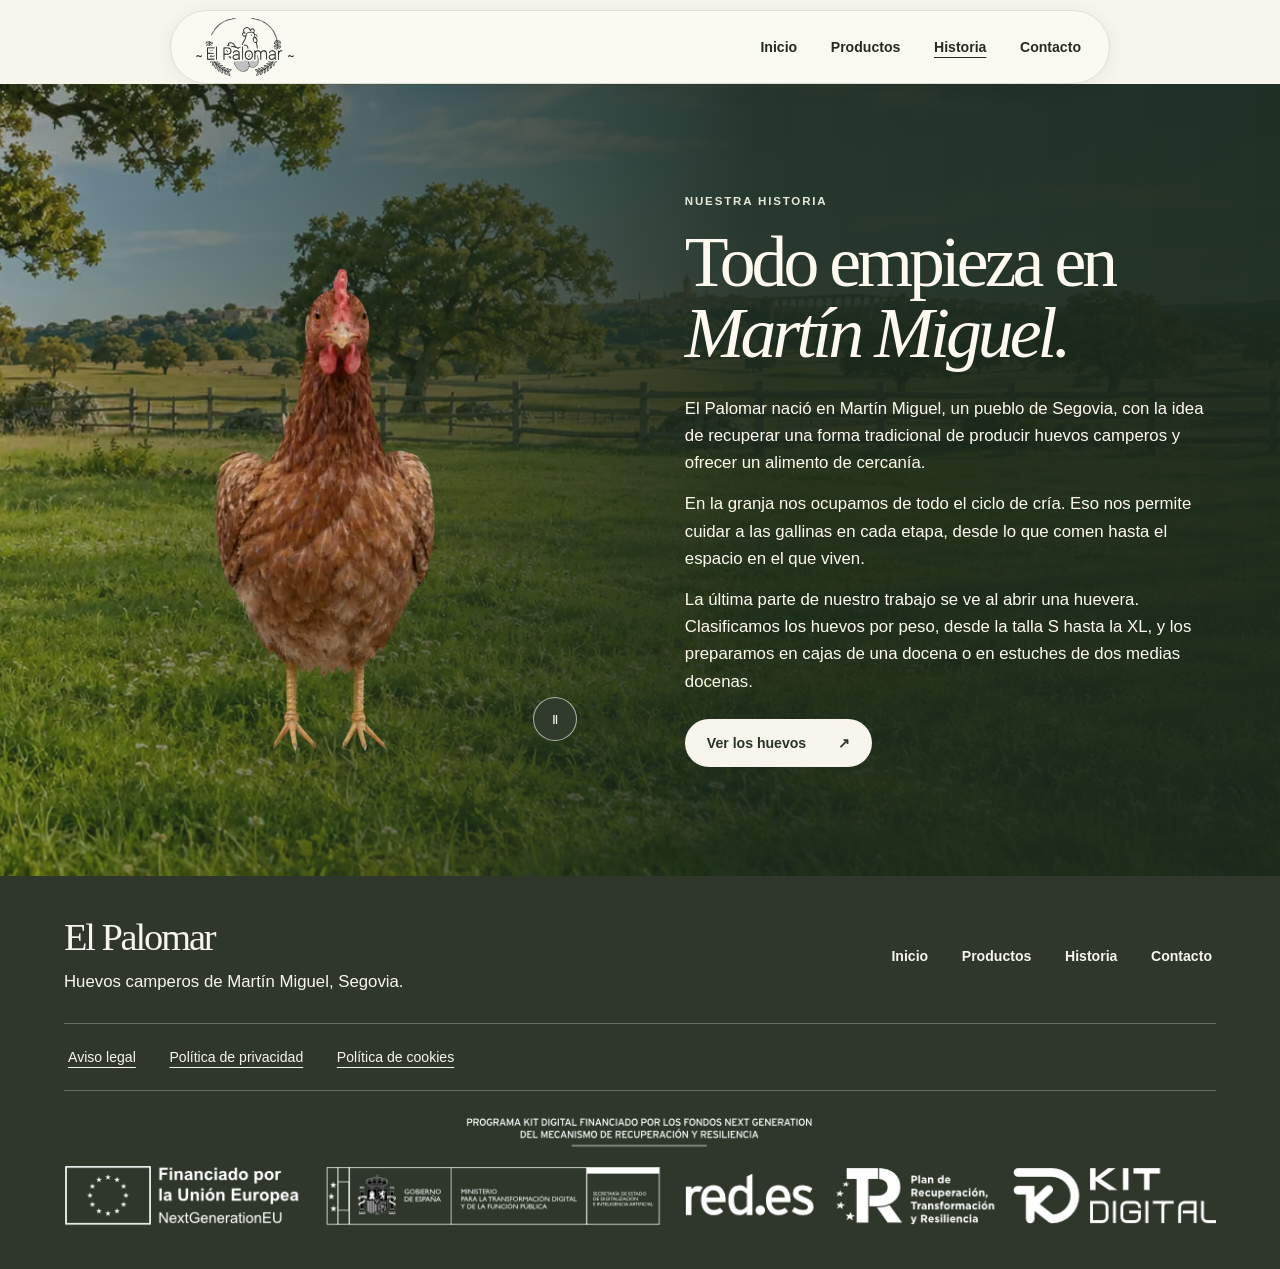
<file: historia/index.html>
<!doctype html>
<html lang="es"><head><meta charset="utf-8"><meta name="viewport" content="width=device-width,initial-scale=1"><meta name="theme-color" content="#f8f5ed">
<noscript><style>.scroll-scene{height:auto}.sticky{position:relative}.sticky>.intro,.pause{display:none}.home .top{position:sticky;left:auto;transform:none;visibility:visible}.scrolled .center{visibility:visible}</style></noscript><title>Nuestra historia · El Palomar</title><meta name="description" content="Conoce el origen de El Palomar y su forma de criar gallinas en Martín Miguel, Segovia."><link rel="icon" href="../assets/favicon.svg" type="image/svg+xml"><style>:root{--paper:#f8f5ed;--ink:#262d22;--olive:#455138;--line:#c6c6b6;--gutter:clamp(20px,5vw,96px);color:var(--ink);background:var(--paper);font:16px/1.55 Georgia,serif}
*{box-sizing:border-box}body{margin:0}a{color:inherit;text-underline-offset:5px}a:focus-visible{outline:3px solid #993914;outline-offset:3px}img,video{display:block}h1,h2,h3,p{margin:0}h1,h2,.word,.eggname{font-weight:400;line-height:.99;letter-spacing:-.055em}h1,h2{font-size:clamp(3.25rem,7.5vw,8.5rem);text-wrap:balance}em{font-weight:400}p{max-width:59ch}p:not(.kicker,.place){font:1.05rem/1.62 Arial,sans-serif}
.skip{position:fixed;z-index:20;background:white;padding:12px;top:0;left:0;transform:translateY(-130%)}.skip:focus{transform:none}
.top,.center{background:#faf9f2;color:#252b21;display:flex;align-items:center;border:1px solid #e0dfd3;border-radius:60px;z-index:5}.top{position:sticky;top:10px;justify-content:space-between;gap:16px;margin:10px auto 0;padding:6px 24px;width:min(940px,calc(100% - 32px));box-shadow:0 3px 20px #20271110}.home .top{position:fixed;left:50%;transform:translateX(-50%);margin:0;visibility:visible}.home.scrolled .top,.home .top:focus-within{visibility:visible}.word{font-size:1.65rem;text-decoration:none;white-space:nowrap}.top nav,footer nav{display:flex;gap:clamp(6px,2vw,28px);flex-wrap:wrap}.top nav a,.center>a,footer nav a,.button,.down,.email,.detail>div>a:first-child{font:600 .88rem/1.3 Arial,sans-serif}.top nav a,.center>a,footer nav a{padding:12px 4px;text-decoration:none}.top nav a[aria-current],nav a:hover{text-decoration:underline}
.scroll-scene{height:185svh}.sticky{position:sticky;top:0;height:100svh;padding:12px}.landscape{position:absolute;inset:12px;overflow:hidden;border-radius:clamp(20px,3vw,54px);background:#b6b09c;clip-path:inset(var(--v,0%) var(--h,0%) round var(--r,3vw))}.landscape img,.landscape video,.shade{position:absolute;inset:0;width:100%;height:100%;object-fit:cover}.landscape video:not(.playing){visibility:hidden}.shade{background:linear-gradient(0deg,#151b12bf,transparent 35%,transparent 83%,#151b1226)}.hero-copy{position:absolute;bottom:7%;left:var(--gutter);color:#fff;opacity:var(--copy,1);pointer-events:none}.place,.kicker{font:600 .72rem/1.6 Arial,sans-serif;text-transform:uppercase;letter-spacing:.16em}.place span{margin:0 .4em}.hero-copy h1{margin-top:.1em;font-size:clamp(3rem,6.8vw,8rem)}.center{position:absolute;top:50%;left:50%;transform:translate(-50%,-50%);width:min(530px,86%);min-height:78px;padding:0 clamp(16px,2.5vw,40px);justify-content:space-between;box-shadow:0 8px 25px #17190e18}.brand img{width:clamp(108px,12vw,171px);height:auto;mix-blend-mode:multiply}.down{position:absolute;right:var(--gutter);bottom:7%;width:50px;height:50px;border:1px solid #fff9;border-radius:100%;color:white;background:#343c2e;display:grid;place-content:center;text-decoration:none;font-size:1.4rem}.scrolled .center,.scrolled .down{visibility:hidden}
.intro,.collection,.formats,.story,.contact,.detail{padding:clamp(65px,8.5vw,150px) var(--gutter)}.intro{text-align:center;display:grid;justify-items:center;gap:22px}.intro p:last-child{max-width:520px}.kicker{color:var(--olive);margin-bottom:16px}.collection{background:#e8eadc}.collection>p:not(.kicker){margin-top:18px}.eggs{display:grid;grid-template-columns:repeat(4,1fr);gap:clamp(14px,2.6vw,54px);margin-top:32px}.egg{min-width:0;text-decoration:none;font:normal .95rem/1.5 Arial,sans-serif}.shelf{height:clamp(150px,21vw,350px);display:flex;align-items:flex-end;justify-content:center;background:radial-gradient(ellipse 32% 4% at 50% 96%,#49402c28,transparent);padding-bottom:6px}.shelf img{height:var(--size);width:auto;max-width:96%;object-fit:contain;transform-origin:center bottom}.egg:hover .shelf img{scale:1.035}.eggname{font:normal clamp(1.7rem,3vw,3rem)/1.2 Georgia,serif;border-top:1px solid #a5ac97;display:flex;align-items:center;justify-content:space-between;margin:16px 0 5px;padding-top:12px}.eggname span{font:normal 1rem Arial,sans-serif}.story,.detail,.contact{display:grid;grid-template-columns:1fr 1fr;gap:7vw;align-items:center}.portrait,.sample{border-radius:48% 48% 8px 8px;background:radial-gradient(ellipse at 48% 40%,#ecc497,#cd9c74);display:grid;justify-items:center;align-items:end;padding:34px 12px 0;overflow:hidden}.portrait img{height:clamp(310px,41vw,660px);width:auto}.story h1,.story h2,.contact h1,.detail h1{margin-bottom:26px}.story p+p{margin-top:14px}.button{display:inline-flex;align-items:center;gap:32px;border-radius:40px;background:var(--ink);color:white;text-decoration:none;padding:15px 22px;margin-top:24px}.button:hover{background:var(--olive)}.formats{display:grid;grid-template-columns:2fr 1fr 1fr;gap:30px}.formats h2{font-size:clamp(2.6rem,4vw,5rem)}.formats h3{font-size:1.45rem}.note{grid-column:1/-1;border-top:1px solid var(--line);padding-top:20px}.sample{background:#e6e7d6;border-radius:14px;align-items:center;min-height:370px}.sample img{width:45%;height:auto}.detail .kicker{margin-top:35px}.weight{font-weight:bold!important;margin-bottom:12px}.contact img{width:100%;height:auto;border-radius:100px 12px 12px 12px}.email{display:inline-block;margin:22px 0;font-size:clamp(1rem,2vw,1.55rem)}address{font-style:normal}footer{padding:42px var(--gutter);display:flex;align-items:center;justify-content:space-between;gap:24px;background:#2e372a;color:var(--paper)}footer .word{font-size:2.4rem}footer p{margin-top:10px}
@media(max-width:700px){.sticky{padding:6px}.landscape{inset:6px}.center{min-height:62px}.top{padding:5px 10px;gap:6px;top:6px;width:calc(100% - 12px)}.top .word{font-size:1.12rem}.top nav{gap:2px}.top nav a{font-size:.77rem;padding:12px 5px}.hero-copy{bottom:8%;max-width:80%}.hero-copy h1{max-width:8ch}.down{bottom:8%}.eggs{grid-template-columns:1fr 1fr;row-gap:30px}.shelf{height:clamp(145px,39vw,245px)}.story,.detail,.contact,.formats{grid-template-columns:1fr}.story,.detail,.contact{gap:38px}.portrait img{height:350px}.formats{gap:22px}.sample{min-height:290px}.sample img{height:245px;width:auto}footer{flex-direction:column;align-items:start}footer nav{gap:16px}}
@media(max-width:350px){.top .word{display:none}.top{justify-content:center}.center{width:92%}}
@media(prefers-reduced-motion:reduce){::view-transition-group(*){animation:none}}
.scroll-scene{position:relative;height:215svh}.sticky>.intro{position:absolute;inset:0;align-content:center;opacity:var(--intro,0);pointer-events:none}.pause{position:absolute;right:var(--gutter);top:6%;display:grid;place-content:center;width:44px;height:44px;border:1px solid #fff9;background:#313b2c;color:white;border-radius:100%;font-size:1.1rem;cursor:pointer}.scrolled .pause{visibility:hidden}#presentacion{position:absolute;top:84svh}

.bird-stage{position:absolute;top:calc(25svh - var(--lift,0svh));left:0;width:100%;display:grid;justify-items:center;pointer-events:none}
.pair{width:min(88vw,53svh);height:auto;filter:drop-shadow(0 4px 3px #332b211c)}
.bird-stage .intro{opacity:var(--intro,0);padding:clamp(8px,1.6svh,18px) 18px 0;gap:6px}
.bird-stage .intro h2{font-size:clamp(2rem,6.6svh,5rem)}
.bird-stage .intro .kicker{margin:0}
.bird-stage .intro p:last-child{max-width:56ch;font-size:clamp(.86rem,1.9svh,1.08rem);line-height:1.4}
.collection{background-color:#e9eadf;background-image:linear-gradient(180deg,#f8f5edf5 0%,#f8f5eddd 25%,#f8f5ed30 47%,#f8f5ed66 64%,#f2f1e8f5 84%),url('../assets/pradera.avif');background-size:cover;background-position:center}
.eggname{border-color:#555847}.eggname span{background:#f7f5eb;border-radius:100%;padding:7px}
.related{padding:0 var(--gutter) clamp(50px,7vw,110px)}.related h2{font-size:clamp(2.6rem,5vw,5rem)}.related .eggs{grid-template-columns:repeat(3,minmax(0,1fr))}
.portrait{position:relative}.motion-control{position:absolute;right:18px;bottom:18px;border:1px solid #fff9;border-radius:50%;width:44px;height:44px;background:#303b2b;color:white;cursor:pointer}
.sample{background:linear-gradient(0deg,#f8f5edcc,transparent 55%),url('../assets/pradera-cerca.avif') center/cover}.sample img{object-fit:contain}.egg img{object-fit:contain}
@media(max-width:700px){.collection{background-size:auto 100%,auto 100%;background-position:center}.collection .egg{background:#f8f5eddd;border-radius:12px;padding:8px}.related .eggs{gap:10px}.related .eggname{font-size:1.25rem}.related .eggname span{display:none}.related .shelf{height:28vw}.related .egg{font-size:.82rem}}
@media(max-height:550px){.pair{width:min(80vw,41svh)}.bird-stage{top:calc(30svh - var(--lift,0svh))}.bird-stage .intro .kicker{display:none}.bird-stage .intro h2{font-size:1.65rem}}
.shelf,.sample{position:relative}.asset-motion{position:absolute;display:block;visibility:hidden;object-fit:contain;pointer-events:none}.asset-motion.is-playing{visibility:visible}.motion-control{z-index:1}.pair{filter:none}

@media(max-width:700px){.collection{background-image:linear-gradient(180deg,#f8f5edf5 0%,#f8f5eddd 25%,#f8f5ed30 47%,#f8f5ed66 64%,#f2f1e8f5 84%),url('../assets/pradera-vertical.avif')}}
.turn-control{position:absolute;bottom:12px;right:12px;z-index:1;background:#293424;color:white;font:600 .84rem Arial,sans-serif;border:0;border-radius:40px;padding:13px 17px;cursor:pointer}

.burger,.mobile-sheet{display:none}
@media(max-width:700px){
  @supports selector(:popover-open){
    .home .center,.home .top,.inside .top{display:none}
    .burger{position:fixed;right:max(16px,env(safe-area-inset-right));top:max(16px,env(safe-area-inset-top));z-index:9;display:grid;align-content:center;justify-items:center;gap:4px;width:50px;height:50px;padding:0;border:1px solid #d7d7ca;border-radius:50%;background:#faf9f2;color:var(--ink);box-shadow:0 4px 18px #222a1b17;cursor:pointer}
    .burger span{height:2px;width:21px;background:currentColor;border-radius:2px;transition:transform .24s,opacity .18s}
    body:has(.mobile-sheet:popover-open) .burger span:first-child{transform:translateY(6px) rotate(45deg)}
    body:has(.mobile-sheet:popover-open) .burger span:nth-child(2){opacity:0}
    body:has(.mobile-sheet:popover-open) .burger span:last-child{transform:translateY(-6px) rotate(-45deg)}
    .mobile-sheet{position:fixed;inset:0;margin:0;width:100%;max-width:none;height:100dvh;max-height:none;overflow:auto;overscroll-behavior:contain;border:0;border-radius:0;color:var(--ink);padding:max(16px,env(safe-area-inset-top)) max(24px,env(safe-area-inset-right)) max(28px,env(safe-area-inset-bottom)) max(24px,env(safe-area-inset-left));grid-template-rows:auto 1fr;--menu-origin:50% 78%;clip-path:ellipse(8% 5% at var(--menu-origin));opacity:0;transform:translateY(100%);transition:clip-path .5s cubic-bezier(.2,.75,.2,1),transform .5s cubic-bezier(.2,.75,.2,1),opacity .5s ease,display .5s allow-discrete,overlay .5s allow-discrete}
    .mobile-sheet:popover-open{display:grid;opacity:1;clip-path:ellipse(155% 160% at var(--menu-origin));transform:translateY(0)}
    @starting-style{.mobile-sheet:popover-open{opacity:0;clip-path:ellipse(8% 5% at var(--menu-origin));transform:translateY(100%)}}
    .mobile-sheet::backdrop{background:#20271d26}
    html:has(.mobile-sheet:popover-open){overflow:hidden}
    .sheet-head{display:flex;align-items:center;justify-content:flex-end;margin-bottom:10px}
    .sheet-head .word{font-size:1.45rem}
    .sheet-close{width:44px;height:44px;border:0;border-radius:50%;background:transparent;color:var(--ink);font:300 2rem/1 Arial,sans-serif;cursor:pointer}
    .mobile-sheet nav a{display:flex;align-items:center;justify-content:space-between;min-height:clamp(52px,8dvh,78px);border-top:1px solid var(--line);font:normal clamp(1.8rem,6.8vw,3rem)/1.2 Georgia,serif;letter-spacing:-.04em;text-decoration:none}
    .mobile-sheet nav a[aria-current=page]::after{content:'';width:7px;height:7px;border-radius:50%;background:var(--olive)}
    .mobile-sheet :focus-visible,.burger:focus-visible{outline:3px solid #993914;outline-offset:2px}
    .home .pause{left:auto;right:var(--gutter);top:auto;bottom:calc(8% + 60px);width:50px;height:50px}
  }
}
@media(prefers-reduced-motion:reduce){.mobile-sheet,.burger span{transition:none}}

.walkthrough{background:#344331;color:#fffaf0}
.walk-heading{display:flex;align-items:center;justify-content:space-between;gap:24px;flex-wrap:wrap;padding:clamp(42px,6vw,86px) var(--gutter) 34px}
.walk-heading nav{display:flex;gap:6px}.walk-heading nav a{border:1px solid #d4d9c488;border-radius:50%;width:44px;height:44px;display:grid;place-items:center;text-decoration:none;font:600 .86rem Arial,sans-serif}.walk-heading nav a:hover{background:#fffaf0;color:#344331}
.calibre-chapter{scroll-margin-top:66px}.calibre-frame{position:relative;isolation:isolate;background:#344331;overflow:hidden}
.calibre-frame::before{content:'';position:absolute;z-index:-1;inset:0;background:linear-gradient(90deg,#25342299,#223020e8),url('../assets/pradera.avif') center/cover}
.calibre-chapter:nth-of-type(even) .calibre-frame::before{background-image:linear-gradient(90deg,#223020e8,#25342299),url('../assets/pradera.avif')}
.calibre-layout{margin:auto;width:min(1120px,89%);display:grid;grid-template-columns:1fr 1fr;gap:7%;align-items:center;min-height:min(82svh,850px);padding:60px 0}
.calibre-chapter:nth-of-type(even) .shell-space{order:2}
.shell-space{display:grid;place-items:center}.shell-model{position:relative;height:calc(clamp(230px,49svh,510px) * var(--proportion));transform:scale(var(--grow,1));transform-origin:center}.shell-model img{width:auto;height:100%;max-width:100%;object-fit:contain}
.calibre-copy{transform:translateY(var(--rise,0px))}.calibre-copy .kicker{color:#e5e9d4}.calibre-copy .calibre-title{font:400 clamp(3rem,6.7vw,7rem)/1 Georgia,serif;letter-spacing:-.055em;margin-bottom:18px}.calibre-copy .calibre-weight{font:400 clamp(1.25rem,2.1vw,2rem)/1.3 Georgia,serif;margin-bottom:12px}
.calibre-copy .button{background:#f8f5ed;color:#293424}.walkthrough a:focus-visible{outline-color:#ffdf93}
@media(prefers-reduced-motion:no-preference) and (min-height:300px){.calibre-chapter{height:155svh}.calibre-frame{position:sticky;top:0}.calibre-layout{min-height:100svh}}
@media(max-width:700px){.walk-heading{gap:18px}.calibre-layout{grid-template-columns:1fr;align-content:center;gap:22px;text-align:center;padding:68px 0 28px}.calibre-chapter:nth-of-type(even) .shell-space{order:0}.shell-model{height:calc(min(35svh,300px) * var(--proportion))}.calibre-copy p{margin-inline:auto}.calibre-copy .calibre-title{font-size:clamp(2.8rem,9vw,4rem);margin-bottom:8px}.calibre-copy .kicker{margin-bottom:8px}.calibre-copy .button{margin-top:14px}.calibre-chapter .calibre-frame::before,.calibre-chapter:nth-of-type(even) .calibre-frame::before{background:linear-gradient(0deg,#233122f7,#28392388),url('../assets/pradera-vertical.avif') center/cover}}

@view-transition{navigation:none}
.frying-egg{display:block;aspect-ratio:9/5;object-fit:contain;height:auto;width:min(64vw,36rem,74svh);background:transparent}
.menu-film{display:grid;place-items:center}.menu-film .frying-egg{width:min(100%,200px,32svh)}
.mobile-sheet{background:white}

.calibre-run{position:relative;isolation:isolate}
.pasture{display:none}
.egg-flight{position:fixed;z-index:4;pointer-events:none;transform-origin:center;left:0;top:0}
.egg-flight img{position:absolute;inset:0;width:100%;height:100%}
.shell-model.in-flight{visibility:hidden}
.calibre-chapter:not(#calibre-s) .calibre-frame::before{background-image:linear-gradient(90deg,#233123d9,#2331239c),url('../assets/horizonte.avif')}
#calibre-m .calibre-frame::before{background-position:0% center}
#calibre-l .calibre-frame::before{background-position:50% center}
#calibre-xl .calibre-frame::before{background-position:100% center}
@media(prefers-reduced-motion:no-preference) and (min-height:300px){
.walk-enabled .pasture{display:block;position:sticky;top:0;height:100svh;margin-bottom:-100svh;background:linear-gradient(90deg,#25342299,#223020e8),url('../assets/pradera.avif') center/cover}
.pasture-next{height:100%;opacity:var(--field-mix,0);background:linear-gradient(90deg,#243422b8,#223020c9),url('../assets/horizonte.avif') var(--field-pan,0%) center/cover}
.walk-enabled .calibre-frame{background:transparent}.walk-enabled .calibre-frame::before{display:none}
}
@media(max-width:700px){.walk-enabled .pasture{background-image:linear-gradient(0deg,#233122f7,#28392388),url('../assets/pradera-vertical.avif')}.pasture-next{background-image:linear-gradient(0deg,#233122f7,#28392388),url('../assets/horizonte-movil.avif')}}
.shell-model.in-flight{opacity:0}
@media(max-height:450px){.menu-film .frying-egg{width:min(130px,26svh)}}
@media(max-height:479px) and (min-aspect-ratio:1/1){.calibre-layout{grid-template-columns:1fr 1fr;gap:4%;padding:42px 0 18px;text-align:left}.shell-model{height:calc(54svh * var(--proportion))}.calibre-copy .calibre-title{font-size:2.3rem;margin-bottom:5px}.calibre-copy .kicker{margin:0}.calibre-copy .calibre-weight{margin-bottom:3px}.calibre-copy .button{margin-top:8px}.calibre-chapter:nth-of-type(even) .shell-space{order:2}}

@media(max-width:700px){
  .menu-body{align-self:center;width:min(100%,32rem);margin-inline:auto;display:grid;gap:clamp(12px,3.6dvh,36px)}
  .mobile-sheet nav a{min-height:clamp(52px,8.6dvh,80px);font-size:clamp(2rem,8.2vw,3.6rem)}
  .menu-film .frying-egg{width:min(72vw,300px,46dvh)}
}
@media(max-width:700px) and (max-height:480px) and (orientation:landscape){
  .mobile-sheet{--menu-origin:76% 55%}
  .menu-body{width:100%;grid-template-columns:1fr 1fr;align-items:center;gap:24px}
  .menu-film .frying-egg{width:min(100%,220px)}
  .mobile-sheet nav a{font-size:1.75rem;min-height:46px}
}

.story{position:relative;isolation:isolate;z-index:1;background-color:#263723;background-image:linear-gradient(90deg,#24332368,#19281be8 59%,#19281bf2),url('../assets/horizonte.avif');background-position:center;background-size:cover;color:#fffaf0}
.story .portrait{background:transparent;border-radius:0;overflow:visible}
.story-copy{position:relative}.story-copy .kicker{color:#e6ead8}.story-copy h1,.story-copy h2{font-size:clamp(3rem,5.6vw,6.5rem)}.story-copy .button{background:#f8f5ed;color:#293424}
@media(max-width:700px){.story{background-image:linear-gradient(0deg,#19281bf0 10%,#203321cc 72%,#24332388),url('../assets/horizonte-movil.avif');gap:24px}.story .portrait{padding-top:0}.story .portrait img{height:min(32svh,300px);width:auto}.story-copy h1,.story-copy h2{margin-bottom:18px}}
@media(prefers-reduced-motion:no-preference){
  .mobile-sheet:popover-open .albumen{transform-origin:155px 117px;animation:albumen-set 1.12s cubic-bezier(.21,.68,.28,1) both}
  .mobile-sheet:popover-open .set-white{animation:white-bloom 1.08s ease-out both}
  .mobile-sheet:popover-open .yolk-dome{transform-origin:158px 137px;animation:yolk-settle .85s ease-out both}
}
@keyframes albumen-set{0%{opacity:.18;transform:scale(.67,.73)}45%{opacity:.76;transform:scale(.93,.95)}100%{opacity:1;transform:scale(1)}}
@keyframes white-bloom{from{opacity:0}to{opacity:.56}}
@keyframes yolk-settle{0%{transform:scale(.94,1.07)}65%{transform:scale(1.015,.985)}100%{transform:scale(1)}}

.brand-link{display:inline-flex;align-items:center;flex-shrink:0;border-radius:8px}
.brand-link img{width:100px;height:auto}


footer{display:block}.footer-main{display:flex;align-items:center;justify-content:space-between;gap:24px}.legal-links{border-top:1px solid #ffffff45;margin-top:28px;padding:12px 0}.legal-links a{text-decoration:underline;font-weight:400}.funding{border-top:1px solid #ffffff45;padding-top:26px}.funding>img{width:100%;max-width:1180px;height:auto;margin:auto}.funding-mobile{display:none}
.legal-page{max-width:850px;padding:clamp(76px,9vw,140px) var(--gutter);margin:auto;box-sizing:content-box}.legal-page h1{font-size:clamp(2.8rem,6vw,5.8rem)}.legal-page h2{font-size:clamp(1.65rem,3vw,2.2rem);margin:40px 0 14px}.legal-page p{max-width:70ch}.legal-page p+p{margin-top:12px}.legal-page a{overflow-wrap:anywhere}
@media(max-width:700px){.footer-main{display:grid}.legal-links{gap:0 16px}.funding>img{display:none}.funding-mobile{max-width:380px;margin:auto;display:flex;align-items:center;justify-content:center;flex-wrap:wrap;gap:14px 4%}.funding-mobile svg{display:block;overflow:hidden;max-width:100%;height:auto}.funding-mobile svg:first-child{width:90%;margin:0 4% 4px}.funding-mobile svg:nth-child(2){width:37%}.funding-mobile svg:nth-child(3){width:54%}.funding-mobile svg:nth-child(n+4){width:27%}}

.product-page{isolation:isolate;display:flow-root;background:#263925;color:#fffaf0}
.product-page::before{content:"";position:fixed;inset:0;z-index:-1;pointer-events:none;background:linear-gradient(90deg,rgba(27,43,25,.35),rgba(19,32,20,.83) 57%,rgba(19,32,20,.89)),url('../assets/pradera.avif') center/cover}
.product-page .sample{background:none;border-radius:0}
.product-page .detail .kicker{color:#e9ecd9}
.product-page .button,.product-page .turn-control{background:#faf8ed;color:#253222}
.product-page .formats,.product-page .related{background:linear-gradient(90deg,#172c1ab3,#19291cc2)}
.product-page .note,.product-page .eggname{border-color:#e7ead58c}
.product-page .eggname span{color:#293424}
.product-page main a:focus-visible,.product-page main button:focus-visible{outline:3px solid #ffda8d;outline-offset:4px}
@media(max-width:700px){
  .product-page::before{background:linear-gradient(180deg,#172b214f,#172b21df 53%,#172b21eb),url('../assets/pradera-vertical.avif') center/cover}
  .product-page .related .egg{background:transparent}
}
.menu-body>.brand-link{justify-self:center}
.menu-body>.brand-link img{width:clamp(96px,18dvh,145px);height:auto}
@media(max-width:700px) and (max-height:480px) and (orientation:landscape){
  .menu-body{row-gap:4px}
  .menu-body>nav{grid-area:1/1/3/2}
  .menu-body>.brand-link{grid-area:1/2}.menu-body>.brand-link img{width:86px}
  .menu-body>.menu-film{grid-area:2/2}
}
</style><script defer src="../app.js?v=cabecera"></script></head>
<body class="inside"><a class="skip" href="#principal">Saltar al contenido</a><header class="top"><a class="brand-link" href="../" aria-label="El Palomar, inicio"><img src="../assets/el-palomar.svg" width="1272" height="759" alt="El Palomar"></a><nav aria-label="Principal"><a href="../">Inicio</a><a href="../productos/">Productos</a><a href="../historia/" aria-current="page">Historia</a><a href="../contacto/">Contacto</a></nav></header>
<button class="burger" type="button" popovertarget="mobile-menu" aria-label="Menú principal" aria-controls="mobile-menu"><span></span><span></span><span></span></button>
<div class="mobile-sheet" id="mobile-menu" popover="auto"><div class="sheet-head"><button type="button" class="sheet-close" autofocus aria-label="Cerrar menú" popovertarget="mobile-menu" popovertargetaction="hide">×</button></div><div class="menu-body"><a class="brand-link" href="../" aria-label="El Palomar, inicio"><img src="../assets/el-palomar.svg" width="1272" height="759" alt="El Palomar"></a><nav aria-label="Menú móvil"><a href="../">Inicio</a><a href="../productos/">Productos</a><a href="../historia/" aria-current="page">Historia</a><a href="../contacto/">Contacto</a></nav><div class="menu-film"><svg xmlns="http://www.w3.org/2000/svg" class="frying-egg" viewBox="0 0 400 225" aria-hidden="true" focusable="false">
  <defs>
    <radialGradient id="menu-egg-white" cx=".42" cy=".36" r=".73">
      <stop stop-color="#fffbed"/><stop offset=".55" stop-color="#fffef9"/><stop offset=".86" stop-color="#eee9d8"/><stop offset=".96" stop-color="#e2d6b8"/><stop offset="1" stop-color="#d9c79e"/>
    </radialGradient>
    <radialGradient id="menu-egg-yolk" cx=".36" cy=".27" r=".8">
      <stop stop-color="#ffda67"/><stop offset=".34" stop-color="#ffc440"/><stop offset=".72" stop-color="#f9a223"/><stop offset=".95" stop-color="#e48b1c"/><stop offset="1" stop-color="#da8320"/>
    </radialGradient>
    <radialGradient id="menu-egg-light"><stop stop-color="#fff4c5" stop-opacity=".85"/><stop offset="1" stop-color="#fff4c5" stop-opacity="0"/></radialGradient>
    <radialGradient id="menu-egg-shade"><stop stop-color="#916e34" stop-opacity=".25"/><stop offset="1" stop-color="#916e34" stop-opacity="0"/></radialGradient>
    <path id="menu-egg-edge" d="M38 125C36 112 49 100 64 95C78 90 80 76 98 68C116 60 130 67 148 63C167 59 171 47 194 49C217 50 231 64 252 65C278 66 291 60 312 72C326 80 326 91 342 99C359 108 370 120 365 133C363 149 348 150 336 163C325 177 309 183 288 180C266 176 253 184 231 182C206 181 194 173 173 177C149 182 135 191 111 184C93 179 82 169 66 166C46 161 32 147 38 125Z"/>
  </defs>
  <g class="albumen">
    <use href="#menu-egg-edge" fill="#dfd2b4" transform="translate(0 1.5)"/>
    <use href="#menu-egg-edge" fill="url(#menu-egg-white)"/>
    <g class="set-white" fill="#fff" opacity=".56">
      <path d="M51 125C61 104 83 110 99 89C111 73 131 79 141 79C124 88 115 99 106 113C92 132 64 135 51 125Z"/>
      <path d="M231 76C256 86 279 70 301 78C319 84 322 98 337 106C311 99 303 108 283 102C263 96 245 97 231 76Z"/>
    </g>
  </g>
  <g class="yolk-dome">
    <ellipse cx="161" cy="131" rx="66" ry="34" fill="url(#menu-egg-shade)"/>
    <path d="M105 121C105 99 126 79 153 77C180 74 205 90 210 112C216 134 196 145 170 148C139 152 107 144 105 126Z" fill="url(#menu-egg-yolk)"/>
    <ellipse cx="139" cy="95" rx="21" ry="8" transform="rotate(-22 139 95)" fill="url(#menu-egg-light)"/>
  </g>
</svg>
</div></div></div>
<main id="principal"><section class="story" aria-labelledby="origen-titulo"><div class="portrait"><img width="370" height="744" loading="lazy" src="../assets/cobriza.avif" data-motion="../assets/cobriza-viva.webp" alt="Gallina de plumaje cobrizo de El Palomar"><button type="button" class="motion-control" aria-label="Pausar la gallina">Ⅱ</button></div><div class="story-copy"><p class="kicker">Nuestra historia</p><h1 id="origen-titulo">Todo empieza en <em>Martín Miguel.</em></h1><p>El Palomar nació en Martín Miguel, un pueblo de Segovia, con la idea de recuperar una forma tradicional de producir huevos camperos y ofrecer un alimento de cercanía.</p><p>En la granja nos ocupamos de todo el ciclo de cría. Eso nos permite cuidar a las gallinas en cada etapa, desde lo que comen hasta el espacio en el que viven.</p><p>La última parte de nuestro trabajo se ve al abrir una huevera. Clasificamos los huevos por peso, desde la talla S hasta la XL, y los preparamos en cajas de una docena o en estuches de dos medias docenas.</p><a class="button" href="../productos/">Ver los huevos <span aria-hidden="true">↗</span></a></div></section></main>
<footer><div class="footer-main"><div><a class="word" href="../">El Palomar</a><p>Huevos camperos de Martín Miguel, Segovia.</p></div><nav aria-label="Pie de página"><a href="../">Inicio</a><a href="../productos/">Productos</a><a href="../historia/" aria-current="page">Historia</a><a href="../contacto/">Contacto</a></nav></div>
<nav class="legal-links" aria-label="Información legal"><a href="../aviso-legal/">Aviso legal</a><a href="../politica-de-privacidad/">Política de privacidad</a><a href="../politica-de-cookies/">Política de cookies</a></nav>
<div class="funding"><img width="1180" height="112" loading="lazy" src="../assets/kit-digital.png" alt="Programa Kit Digital financiado por la Unión Europea – NextGenerationEU. Gobierno de España, Red.es, Plan de Recuperación, Transformación y Resiliencia y Kit Digital."><div class="funding-mobile" role="img" aria-label="Programa Kit Digital financiado por la Unión Europea – NextGenerationEU. Gobierno de España, Red.es, Plan de Recuperación, Transformación y Resiliencia y Kit Digital."><svg viewBox="395 0 390 26" width="390" height="26" aria-hidden="true"><image href="../assets/kit-digital.png" width="1180" height="112"/></svg><svg viewBox="0 46 252 66" width="252" height="66" aria-hidden="true"><image href="../assets/kit-digital.png" width="1180" height="112"/></svg><svg viewBox="265 46 348 66" width="348" height="66" aria-hidden="true"><image href="../assets/kit-digital.png" width="1180" height="112"/></svg><svg viewBox="630 46 151 66" width="151" height="66" aria-hidden="true"><image href="../assets/kit-digital.png" width="1180" height="112"/></svg><svg viewBox="785 46 181 66" width="181" height="66" aria-hidden="true"><image href="../assets/kit-digital.png" width="1180" height="112"/></svg><svg viewBox="968 46 212 66" width="212" height="66" aria-hidden="true"><image href="../assets/kit-digital.png" width="1180" height="112"/></svg></div></div></footer></body></html>
</file>
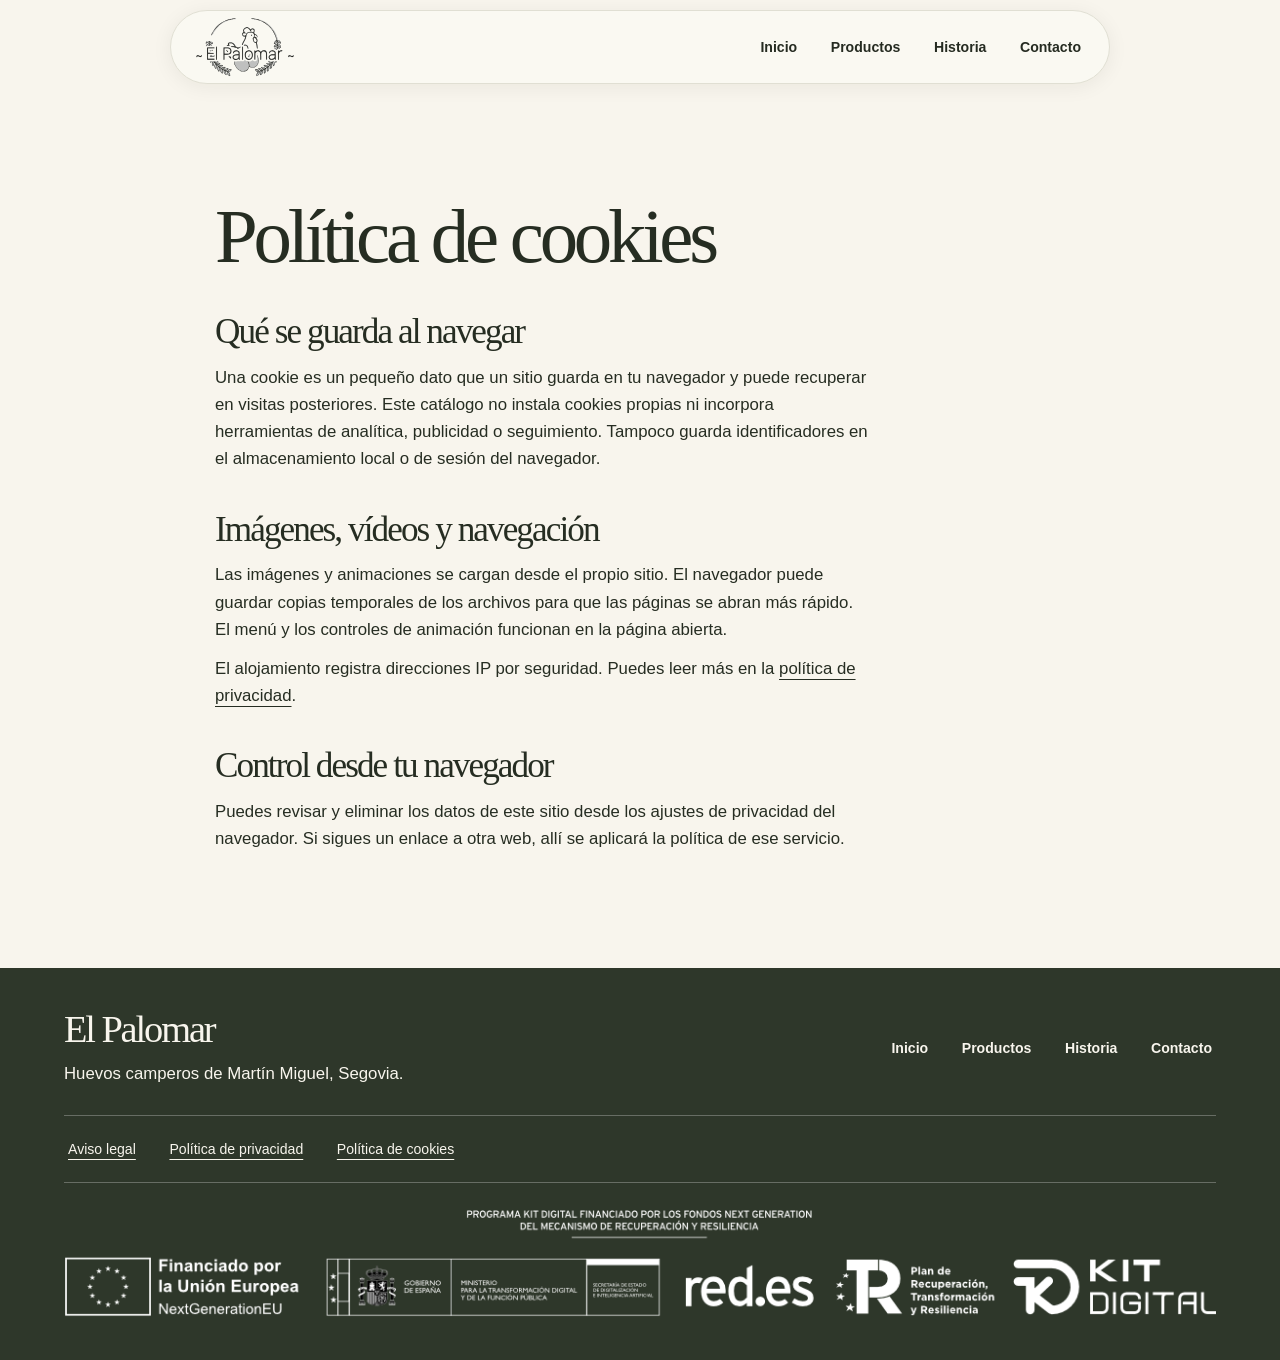
<file: politica-de-cookies/index.html>
<!doctype html>
<html lang="es"><head><meta charset="utf-8"><meta name="viewport" content="width=device-width,initial-scale=1"><meta name="theme-color" content="#f8f5ed">
<noscript><style>.scroll-scene{height:auto}.sticky{position:relative}.sticky>.intro,.pause{display:none}.home .top{position:sticky;left:auto;transform:none;visibility:visible}.scrolled .center{visibility:visible}</style></noscript><title>Política de cookies · El Palomar</title><meta name="description" content="Información sobre cookies, almacenamiento del navegador y recursos utilizados por este catálogo."><link rel="icon" href="../assets/favicon.svg" type="image/svg+xml"><style>:root{--paper:#f8f5ed;--ink:#262d22;--olive:#455138;--line:#c6c6b6;--gutter:clamp(20px,5vw,96px);color:var(--ink);background:var(--paper);font:16px/1.55 Georgia,serif}
*{box-sizing:border-box}body{margin:0}a{color:inherit;text-underline-offset:5px}a:focus-visible{outline:3px solid #993914;outline-offset:3px}img,video{display:block}h1,h2,h3,p{margin:0}h1,h2,.word,.eggname{font-weight:400;line-height:.99;letter-spacing:-.055em}h1,h2{font-size:clamp(3.25rem,7.5vw,8.5rem);text-wrap:balance}em{font-weight:400}p{max-width:59ch}p:not(.kicker,.place){font:1.05rem/1.62 Arial,sans-serif}
.skip{position:fixed;z-index:20;background:white;padding:12px;top:0;left:0;transform:translateY(-130%)}.skip:focus{transform:none}
.top,.center{background:#faf9f2;color:#252b21;display:flex;align-items:center;border:1px solid #e0dfd3;border-radius:60px;z-index:5}.top{position:sticky;top:10px;justify-content:space-between;gap:16px;margin:10px auto 0;padding:6px 24px;width:min(940px,calc(100% - 32px));box-shadow:0 3px 20px #20271110}.home .top{position:fixed;left:50%;transform:translateX(-50%);margin:0;visibility:visible}.home.scrolled .top,.home .top:focus-within{visibility:visible}.word{font-size:1.65rem;text-decoration:none;white-space:nowrap}.top nav,footer nav{display:flex;gap:clamp(6px,2vw,28px);flex-wrap:wrap}.top nav a,.center>a,footer nav a,.button,.down,.email,.detail>div>a:first-child{font:600 .88rem/1.3 Arial,sans-serif}.top nav a,.center>a,footer nav a{padding:12px 4px;text-decoration:none}.top nav a[aria-current],nav a:hover{text-decoration:underline}
.scroll-scene{height:185svh}.sticky{position:sticky;top:0;height:100svh;padding:12px}.landscape{position:absolute;inset:12px;overflow:hidden;border-radius:clamp(20px,3vw,54px);background:#b6b09c;clip-path:inset(var(--v,0%) var(--h,0%) round var(--r,3vw))}.landscape img,.landscape video,.shade{position:absolute;inset:0;width:100%;height:100%;object-fit:cover}.landscape video:not(.playing){visibility:hidden}.shade{background:linear-gradient(0deg,#151b12bf,transparent 35%,transparent 83%,#151b1226)}.hero-copy{position:absolute;bottom:7%;left:var(--gutter);color:#fff;opacity:var(--copy,1);pointer-events:none}.place,.kicker{font:600 .72rem/1.6 Arial,sans-serif;text-transform:uppercase;letter-spacing:.16em}.place span{margin:0 .4em}.hero-copy h1{margin-top:.1em;font-size:clamp(3rem,6.8vw,8rem)}.center{position:absolute;top:50%;left:50%;transform:translate(-50%,-50%);width:min(530px,86%);min-height:78px;padding:0 clamp(16px,2.5vw,40px);justify-content:space-between;box-shadow:0 8px 25px #17190e18}.brand img{width:clamp(108px,12vw,171px);height:auto;mix-blend-mode:multiply}.down{position:absolute;right:var(--gutter);bottom:7%;width:50px;height:50px;border:1px solid #fff9;border-radius:100%;color:white;background:#343c2e;display:grid;place-content:center;text-decoration:none;font-size:1.4rem}.scrolled .center,.scrolled .down{visibility:hidden}
.intro,.collection,.formats,.story,.contact,.detail{padding:clamp(65px,8.5vw,150px) var(--gutter)}.intro{text-align:center;display:grid;justify-items:center;gap:22px}.intro p:last-child{max-width:520px}.kicker{color:var(--olive);margin-bottom:16px}.collection{background:#e8eadc}.collection>p:not(.kicker){margin-top:18px}.eggs{display:grid;grid-template-columns:repeat(4,1fr);gap:clamp(14px,2.6vw,54px);margin-top:32px}.egg{min-width:0;text-decoration:none;font:normal .95rem/1.5 Arial,sans-serif}.shelf{height:clamp(150px,21vw,350px);display:flex;align-items:flex-end;justify-content:center;background:radial-gradient(ellipse 32% 4% at 50% 96%,#49402c28,transparent);padding-bottom:6px}.shelf img{height:var(--size);width:auto;max-width:96%;object-fit:contain;transform-origin:center bottom}.egg:hover .shelf img{scale:1.035}.eggname{font:normal clamp(1.7rem,3vw,3rem)/1.2 Georgia,serif;border-top:1px solid #a5ac97;display:flex;align-items:center;justify-content:space-between;margin:16px 0 5px;padding-top:12px}.eggname span{font:normal 1rem Arial,sans-serif}.story,.detail,.contact{display:grid;grid-template-columns:1fr 1fr;gap:7vw;align-items:center}.portrait,.sample{border-radius:48% 48% 8px 8px;background:radial-gradient(ellipse at 48% 40%,#ecc497,#cd9c74);display:grid;justify-items:center;align-items:end;padding:34px 12px 0;overflow:hidden}.portrait img{height:clamp(310px,41vw,660px);width:auto}.story h1,.story h2,.contact h1,.detail h1{margin-bottom:26px}.story p+p{margin-top:14px}.button{display:inline-flex;align-items:center;gap:32px;border-radius:40px;background:var(--ink);color:white;text-decoration:none;padding:15px 22px;margin-top:24px}.button:hover{background:var(--olive)}.formats{display:grid;grid-template-columns:2fr 1fr 1fr;gap:30px}.formats h2{font-size:clamp(2.6rem,4vw,5rem)}.formats h3{font-size:1.45rem}.note{grid-column:1/-1;border-top:1px solid var(--line);padding-top:20px}.sample{background:#e6e7d6;border-radius:14px;align-items:center;min-height:370px}.sample img{width:45%;height:auto}.detail .kicker{margin-top:35px}.weight{font-weight:bold!important;margin-bottom:12px}.contact img{width:100%;height:auto;border-radius:100px 12px 12px 12px}.email{display:inline-block;margin:22px 0;font-size:clamp(1rem,2vw,1.55rem)}address{font-style:normal}footer{padding:42px var(--gutter);display:flex;align-items:center;justify-content:space-between;gap:24px;background:#2e372a;color:var(--paper)}footer .word{font-size:2.4rem}footer p{margin-top:10px}
@media(max-width:700px){.sticky{padding:6px}.landscape{inset:6px}.center{min-height:62px}.top{padding:5px 10px;gap:6px;top:6px;width:calc(100% - 12px)}.top .word{font-size:1.12rem}.top nav{gap:2px}.top nav a{font-size:.77rem;padding:12px 5px}.hero-copy{bottom:8%;max-width:80%}.hero-copy h1{max-width:8ch}.down{bottom:8%}.eggs{grid-template-columns:1fr 1fr;row-gap:30px}.shelf{height:clamp(145px,39vw,245px)}.story,.detail,.contact,.formats{grid-template-columns:1fr}.story,.detail,.contact{gap:38px}.portrait img{height:350px}.formats{gap:22px}.sample{min-height:290px}.sample img{height:245px;width:auto}footer{flex-direction:column;align-items:start}footer nav{gap:16px}}
@media(max-width:350px){.top .word{display:none}.top{justify-content:center}.center{width:92%}}
@media(prefers-reduced-motion:reduce){::view-transition-group(*){animation:none}}
.scroll-scene{position:relative;height:215svh}.sticky>.intro{position:absolute;inset:0;align-content:center;opacity:var(--intro,0);pointer-events:none}.pause{position:absolute;right:var(--gutter);top:6%;display:grid;place-content:center;width:44px;height:44px;border:1px solid #fff9;background:#313b2c;color:white;border-radius:100%;font-size:1.1rem;cursor:pointer}.scrolled .pause{visibility:hidden}#presentacion{position:absolute;top:84svh}

.bird-stage{position:absolute;top:calc(25svh - var(--lift,0svh));left:0;width:100%;display:grid;justify-items:center;pointer-events:none}
.pair{width:min(88vw,53svh);height:auto;filter:drop-shadow(0 4px 3px #332b211c)}
.bird-stage .intro{opacity:var(--intro,0);padding:clamp(8px,1.6svh,18px) 18px 0;gap:6px}
.bird-stage .intro h2{font-size:clamp(2rem,6.6svh,5rem)}
.bird-stage .intro .kicker{margin:0}
.bird-stage .intro p:last-child{max-width:56ch;font-size:clamp(.86rem,1.9svh,1.08rem);line-height:1.4}
.collection{background-color:#e9eadf;background-image:linear-gradient(180deg,#f8f5edf5 0%,#f8f5eddd 25%,#f8f5ed30 47%,#f8f5ed66 64%,#f2f1e8f5 84%),url('../assets/pradera.avif');background-size:cover;background-position:center}
.eggname{border-color:#555847}.eggname span{background:#f7f5eb;border-radius:100%;padding:7px}
.related{padding:0 var(--gutter) clamp(50px,7vw,110px)}.related h2{font-size:clamp(2.6rem,5vw,5rem)}.related .eggs{grid-template-columns:repeat(3,minmax(0,1fr))}
.portrait{position:relative}.motion-control{position:absolute;right:18px;bottom:18px;border:1px solid #fff9;border-radius:50%;width:44px;height:44px;background:#303b2b;color:white;cursor:pointer}
.sample{background:linear-gradient(0deg,#f8f5edcc,transparent 55%),url('../assets/pradera-cerca.avif') center/cover}.sample img{object-fit:contain}.egg img{object-fit:contain}
@media(max-width:700px){.collection{background-size:auto 100%,auto 100%;background-position:center}.collection .egg{background:#f8f5eddd;border-radius:12px;padding:8px}.related .eggs{gap:10px}.related .eggname{font-size:1.25rem}.related .eggname span{display:none}.related .shelf{height:28vw}.related .egg{font-size:.82rem}}
@media(max-height:550px){.pair{width:min(80vw,41svh)}.bird-stage{top:calc(30svh - var(--lift,0svh))}.bird-stage .intro .kicker{display:none}.bird-stage .intro h2{font-size:1.65rem}}
.shelf,.sample{position:relative}.asset-motion{position:absolute;display:block;visibility:hidden;object-fit:contain;pointer-events:none}.asset-motion.is-playing{visibility:visible}.motion-control{z-index:1}.pair{filter:none}

@media(max-width:700px){.collection{background-image:linear-gradient(180deg,#f8f5edf5 0%,#f8f5eddd 25%,#f8f5ed30 47%,#f8f5ed66 64%,#f2f1e8f5 84%),url('../assets/pradera-vertical.avif')}}
.turn-control{position:absolute;bottom:12px;right:12px;z-index:1;background:#293424;color:white;font:600 .84rem Arial,sans-serif;border:0;border-radius:40px;padding:13px 17px;cursor:pointer}

.burger,.mobile-sheet{display:none}
@media(max-width:700px){
  @supports selector(:popover-open){
    .home .center,.home .top,.inside .top{display:none}
    .burger{position:fixed;right:max(16px,env(safe-area-inset-right));top:max(16px,env(safe-area-inset-top));z-index:9;display:grid;align-content:center;justify-items:center;gap:4px;width:50px;height:50px;padding:0;border:1px solid #d7d7ca;border-radius:50%;background:#faf9f2;color:var(--ink);box-shadow:0 4px 18px #222a1b17;cursor:pointer}
    .burger span{height:2px;width:21px;background:currentColor;border-radius:2px;transition:transform .24s,opacity .18s}
    body:has(.mobile-sheet:popover-open) .burger span:first-child{transform:translateY(6px) rotate(45deg)}
    body:has(.mobile-sheet:popover-open) .burger span:nth-child(2){opacity:0}
    body:has(.mobile-sheet:popover-open) .burger span:last-child{transform:translateY(-6px) rotate(-45deg)}
    .mobile-sheet{position:fixed;inset:0;margin:0;width:100%;max-width:none;height:100dvh;max-height:none;overflow:auto;overscroll-behavior:contain;border:0;border-radius:0;color:var(--ink);padding:max(16px,env(safe-area-inset-top)) max(24px,env(safe-area-inset-right)) max(28px,env(safe-area-inset-bottom)) max(24px,env(safe-area-inset-left));grid-template-rows:auto 1fr;--menu-origin:50% 78%;clip-path:ellipse(8% 5% at var(--menu-origin));opacity:0;transform:translateY(100%);transition:clip-path .5s cubic-bezier(.2,.75,.2,1),transform .5s cubic-bezier(.2,.75,.2,1),opacity .5s ease,display .5s allow-discrete,overlay .5s allow-discrete}
    .mobile-sheet:popover-open{display:grid;opacity:1;clip-path:ellipse(155% 160% at var(--menu-origin));transform:translateY(0)}
    @starting-style{.mobile-sheet:popover-open{opacity:0;clip-path:ellipse(8% 5% at var(--menu-origin));transform:translateY(100%)}}
    .mobile-sheet::backdrop{background:#20271d26}
    html:has(.mobile-sheet:popover-open){overflow:hidden}
    .sheet-head{display:flex;align-items:center;justify-content:flex-end;margin-bottom:10px}
    .sheet-head .word{font-size:1.45rem}
    .sheet-close{width:44px;height:44px;border:0;border-radius:50%;background:transparent;color:var(--ink);font:300 2rem/1 Arial,sans-serif;cursor:pointer}
    .mobile-sheet nav a{display:flex;align-items:center;justify-content:space-between;min-height:clamp(52px,8dvh,78px);border-top:1px solid var(--line);font:normal clamp(1.8rem,6.8vw,3rem)/1.2 Georgia,serif;letter-spacing:-.04em;text-decoration:none}
    .mobile-sheet nav a[aria-current=page]::after{content:'';width:7px;height:7px;border-radius:50%;background:var(--olive)}
    .mobile-sheet :focus-visible,.burger:focus-visible{outline:3px solid #993914;outline-offset:2px}
    .home .pause{left:auto;right:var(--gutter);top:auto;bottom:calc(8% + 60px);width:50px;height:50px}
  }
}
@media(prefers-reduced-motion:reduce){.mobile-sheet,.burger span{transition:none}}

.walkthrough{background:#344331;color:#fffaf0}
.walk-heading{display:flex;align-items:center;justify-content:space-between;gap:24px;flex-wrap:wrap;padding:clamp(42px,6vw,86px) var(--gutter) 34px}
.walk-heading nav{display:flex;gap:6px}.walk-heading nav a{border:1px solid #d4d9c488;border-radius:50%;width:44px;height:44px;display:grid;place-items:center;text-decoration:none;font:600 .86rem Arial,sans-serif}.walk-heading nav a:hover{background:#fffaf0;color:#344331}
.calibre-chapter{scroll-margin-top:66px}.calibre-frame{position:relative;isolation:isolate;background:#344331;overflow:hidden}
.calibre-frame::before{content:'';position:absolute;z-index:-1;inset:0;background:linear-gradient(90deg,#25342299,#223020e8),url('../assets/pradera.avif') center/cover}
.calibre-chapter:nth-of-type(even) .calibre-frame::before{background-image:linear-gradient(90deg,#223020e8,#25342299),url('../assets/pradera.avif')}
.calibre-layout{margin:auto;width:min(1120px,89%);display:grid;grid-template-columns:1fr 1fr;gap:7%;align-items:center;min-height:min(82svh,850px);padding:60px 0}
.calibre-chapter:nth-of-type(even) .shell-space{order:2}
.shell-space{display:grid;place-items:center}.shell-model{position:relative;height:calc(clamp(230px,49svh,510px) * var(--proportion));transform:scale(var(--grow,1));transform-origin:center}.shell-model img{width:auto;height:100%;max-width:100%;object-fit:contain}
.calibre-copy{transform:translateY(var(--rise,0px))}.calibre-copy .kicker{color:#e5e9d4}.calibre-copy .calibre-title{font:400 clamp(3rem,6.7vw,7rem)/1 Georgia,serif;letter-spacing:-.055em;margin-bottom:18px}.calibre-copy .calibre-weight{font:400 clamp(1.25rem,2.1vw,2rem)/1.3 Georgia,serif;margin-bottom:12px}
.calibre-copy .button{background:#f8f5ed;color:#293424}.walkthrough a:focus-visible{outline-color:#ffdf93}
@media(prefers-reduced-motion:no-preference) and (min-height:300px){.calibre-chapter{height:155svh}.calibre-frame{position:sticky;top:0}.calibre-layout{min-height:100svh}}
@media(max-width:700px){.walk-heading{gap:18px}.calibre-layout{grid-template-columns:1fr;align-content:center;gap:22px;text-align:center;padding:68px 0 28px}.calibre-chapter:nth-of-type(even) .shell-space{order:0}.shell-model{height:calc(min(35svh,300px) * var(--proportion))}.calibre-copy p{margin-inline:auto}.calibre-copy .calibre-title{font-size:clamp(2.8rem,9vw,4rem);margin-bottom:8px}.calibre-copy .kicker{margin-bottom:8px}.calibre-copy .button{margin-top:14px}.calibre-chapter .calibre-frame::before,.calibre-chapter:nth-of-type(even) .calibre-frame::before{background:linear-gradient(0deg,#233122f7,#28392388),url('../assets/pradera-vertical.avif') center/cover}}

@view-transition{navigation:none}
.frying-egg{display:block;aspect-ratio:9/5;object-fit:contain;height:auto;width:min(64vw,36rem,74svh);background:transparent}
.menu-film{display:grid;place-items:center}.menu-film .frying-egg{width:min(100%,200px,32svh)}
.mobile-sheet{background:white}

.calibre-run{position:relative;isolation:isolate}
.pasture{display:none}
.egg-flight{position:fixed;z-index:4;pointer-events:none;transform-origin:center;left:0;top:0}
.egg-flight img{position:absolute;inset:0;width:100%;height:100%}
.shell-model.in-flight{visibility:hidden}
.calibre-chapter:not(#calibre-s) .calibre-frame::before{background-image:linear-gradient(90deg,#233123d9,#2331239c),url('../assets/horizonte.avif')}
#calibre-m .calibre-frame::before{background-position:0% center}
#calibre-l .calibre-frame::before{background-position:50% center}
#calibre-xl .calibre-frame::before{background-position:100% center}
@media(prefers-reduced-motion:no-preference) and (min-height:300px){
.walk-enabled .pasture{display:block;position:sticky;top:0;height:100svh;margin-bottom:-100svh;background:linear-gradient(90deg,#25342299,#223020e8),url('../assets/pradera.avif') center/cover}
.pasture-next{height:100%;opacity:var(--field-mix,0);background:linear-gradient(90deg,#243422b8,#223020c9),url('../assets/horizonte.avif') var(--field-pan,0%) center/cover}
.walk-enabled .calibre-frame{background:transparent}.walk-enabled .calibre-frame::before{display:none}
}
@media(max-width:700px){.walk-enabled .pasture{background-image:linear-gradient(0deg,#233122f7,#28392388),url('../assets/pradera-vertical.avif')}.pasture-next{background-image:linear-gradient(0deg,#233122f7,#28392388),url('../assets/horizonte-movil.avif')}}
.shell-model.in-flight{opacity:0}
@media(max-height:450px){.menu-film .frying-egg{width:min(130px,26svh)}}
@media(max-height:479px) and (min-aspect-ratio:1/1){.calibre-layout{grid-template-columns:1fr 1fr;gap:4%;padding:42px 0 18px;text-align:left}.shell-model{height:calc(54svh * var(--proportion))}.calibre-copy .calibre-title{font-size:2.3rem;margin-bottom:5px}.calibre-copy .kicker{margin:0}.calibre-copy .calibre-weight{margin-bottom:3px}.calibre-copy .button{margin-top:8px}.calibre-chapter:nth-of-type(even) .shell-space{order:2}}

@media(max-width:700px){
  .menu-body{align-self:center;width:min(100%,32rem);margin-inline:auto;display:grid;gap:clamp(12px,3.6dvh,36px)}
  .mobile-sheet nav a{min-height:clamp(52px,8.6dvh,80px);font-size:clamp(2rem,8.2vw,3.6rem)}
  .menu-film .frying-egg{width:min(72vw,300px,46dvh)}
}
@media(max-width:700px) and (max-height:480px) and (orientation:landscape){
  .mobile-sheet{--menu-origin:76% 55%}
  .menu-body{width:100%;grid-template-columns:1fr 1fr;align-items:center;gap:24px}
  .menu-film .frying-egg{width:min(100%,220px)}
  .mobile-sheet nav a{font-size:1.75rem;min-height:46px}
}

.story{position:relative;isolation:isolate;z-index:1;background-color:#263723;background-image:linear-gradient(90deg,#24332368,#19281be8 59%,#19281bf2),url('../assets/horizonte.avif');background-position:center;background-size:cover;color:#fffaf0}
.story .portrait{background:transparent;border-radius:0;overflow:visible}
.story-copy{position:relative}.story-copy .kicker{color:#e6ead8}.story-copy h1,.story-copy h2{font-size:clamp(3rem,5.6vw,6.5rem)}.story-copy .button{background:#f8f5ed;color:#293424}
@media(max-width:700px){.story{background-image:linear-gradient(0deg,#19281bf0 10%,#203321cc 72%,#24332388),url('../assets/horizonte-movil.avif');gap:24px}.story .portrait{padding-top:0}.story .portrait img{height:min(32svh,300px);width:auto}.story-copy h1,.story-copy h2{margin-bottom:18px}}
@media(prefers-reduced-motion:no-preference){
  .mobile-sheet:popover-open .albumen{transform-origin:155px 117px;animation:albumen-set 1.12s cubic-bezier(.21,.68,.28,1) both}
  .mobile-sheet:popover-open .set-white{animation:white-bloom 1.08s ease-out both}
  .mobile-sheet:popover-open .yolk-dome{transform-origin:158px 137px;animation:yolk-settle .85s ease-out both}
}
@keyframes albumen-set{0%{opacity:.18;transform:scale(.67,.73)}45%{opacity:.76;transform:scale(.93,.95)}100%{opacity:1;transform:scale(1)}}
@keyframes white-bloom{from{opacity:0}to{opacity:.56}}
@keyframes yolk-settle{0%{transform:scale(.94,1.07)}65%{transform:scale(1.015,.985)}100%{transform:scale(1)}}

.brand-link{display:inline-flex;align-items:center;flex-shrink:0;border-radius:8px}
.brand-link img{width:100px;height:auto}


footer{display:block}.footer-main{display:flex;align-items:center;justify-content:space-between;gap:24px}.legal-links{border-top:1px solid #ffffff45;margin-top:28px;padding:12px 0}.legal-links a{text-decoration:underline;font-weight:400}.funding{border-top:1px solid #ffffff45;padding-top:26px}.funding>img{width:100%;max-width:1180px;height:auto;margin:auto}.funding-mobile{display:none}
.legal-page{max-width:850px;padding:clamp(76px,9vw,140px) var(--gutter);margin:auto;box-sizing:content-box}.legal-page h1{font-size:clamp(2.8rem,6vw,5.8rem)}.legal-page h2{font-size:clamp(1.65rem,3vw,2.2rem);margin:40px 0 14px}.legal-page p{max-width:70ch}.legal-page p+p{margin-top:12px}.legal-page a{overflow-wrap:anywhere}
@media(max-width:700px){.footer-main{display:grid}.legal-links{gap:0 16px}.funding>img{display:none}.funding-mobile{max-width:380px;margin:auto;display:flex;align-items:center;justify-content:center;flex-wrap:wrap;gap:14px 4%}.funding-mobile svg{display:block;overflow:hidden;max-width:100%;height:auto}.funding-mobile svg:first-child{width:90%;margin:0 4% 4px}.funding-mobile svg:nth-child(2){width:37%}.funding-mobile svg:nth-child(3){width:54%}.funding-mobile svg:nth-child(n+4){width:27%}}

.product-page{isolation:isolate;display:flow-root;background:#263925;color:#fffaf0}
.product-page::before{content:"";position:fixed;inset:0;z-index:-1;pointer-events:none;background:linear-gradient(90deg,rgba(27,43,25,.35),rgba(19,32,20,.83) 57%,rgba(19,32,20,.89)),url('../assets/pradera.avif') center/cover}
.product-page .sample{background:none;border-radius:0}
.product-page .detail .kicker{color:#e9ecd9}
.product-page .button,.product-page .turn-control{background:#faf8ed;color:#253222}
.product-page .formats,.product-page .related{background:linear-gradient(90deg,#172c1ab3,#19291cc2)}
.product-page .note,.product-page .eggname{border-color:#e7ead58c}
.product-page .eggname span{color:#293424}
.product-page main a:focus-visible,.product-page main button:focus-visible{outline:3px solid #ffda8d;outline-offset:4px}
@media(max-width:700px){
  .product-page::before{background:linear-gradient(180deg,#172b214f,#172b21df 53%,#172b21eb),url('../assets/pradera-vertical.avif') center/cover}
  .product-page .related .egg{background:transparent}
}
.menu-body>.brand-link{justify-self:center}
.menu-body>.brand-link img{width:clamp(96px,18dvh,145px);height:auto}
@media(max-width:700px) and (max-height:480px) and (orientation:landscape){
  .menu-body{row-gap:4px}
  .menu-body>nav{grid-area:1/1/3/2}
  .menu-body>.brand-link{grid-area:1/2}.menu-body>.brand-link img{width:86px}
  .menu-body>.menu-film{grid-area:2/2}
}
</style><script defer src="../app.js?v=cabecera"></script></head>
<body class="inside"><a class="skip" href="#principal">Saltar al contenido</a><header class="top"><a class="brand-link" href="../" aria-label="El Palomar, inicio"><img src="../assets/el-palomar.svg" width="1272" height="759" alt="El Palomar"></a><nav aria-label="Principal"><a href="../">Inicio</a><a href="../productos/">Productos</a><a href="../historia/">Historia</a><a href="../contacto/">Contacto</a></nav></header>
<button class="burger" type="button" popovertarget="mobile-menu" aria-label="Menú principal" aria-controls="mobile-menu"><span></span><span></span><span></span></button>
<div class="mobile-sheet" id="mobile-menu" popover="auto"><div class="sheet-head"><button type="button" class="sheet-close" autofocus aria-label="Cerrar menú" popovertarget="mobile-menu" popovertargetaction="hide">×</button></div><div class="menu-body"><a class="brand-link" href="../" aria-label="El Palomar, inicio"><img src="../assets/el-palomar.svg" width="1272" height="759" alt="El Palomar"></a><nav aria-label="Menú móvil"><a href="../">Inicio</a><a href="../productos/">Productos</a><a href="../historia/">Historia</a><a href="../contacto/">Contacto</a></nav><div class="menu-film"><svg xmlns="http://www.w3.org/2000/svg" class="frying-egg" viewBox="0 0 400 225" aria-hidden="true" focusable="false">
  <defs>
    <radialGradient id="menu-egg-white" cx=".42" cy=".36" r=".73">
      <stop stop-color="#fffbed"/><stop offset=".55" stop-color="#fffef9"/><stop offset=".86" stop-color="#eee9d8"/><stop offset=".96" stop-color="#e2d6b8"/><stop offset="1" stop-color="#d9c79e"/>
    </radialGradient>
    <radialGradient id="menu-egg-yolk" cx=".36" cy=".27" r=".8">
      <stop stop-color="#ffda67"/><stop offset=".34" stop-color="#ffc440"/><stop offset=".72" stop-color="#f9a223"/><stop offset=".95" stop-color="#e48b1c"/><stop offset="1" stop-color="#da8320"/>
    </radialGradient>
    <radialGradient id="menu-egg-light"><stop stop-color="#fff4c5" stop-opacity=".85"/><stop offset="1" stop-color="#fff4c5" stop-opacity="0"/></radialGradient>
    <radialGradient id="menu-egg-shade"><stop stop-color="#916e34" stop-opacity=".25"/><stop offset="1" stop-color="#916e34" stop-opacity="0"/></radialGradient>
    <path id="menu-egg-edge" d="M38 125C36 112 49 100 64 95C78 90 80 76 98 68C116 60 130 67 148 63C167 59 171 47 194 49C217 50 231 64 252 65C278 66 291 60 312 72C326 80 326 91 342 99C359 108 370 120 365 133C363 149 348 150 336 163C325 177 309 183 288 180C266 176 253 184 231 182C206 181 194 173 173 177C149 182 135 191 111 184C93 179 82 169 66 166C46 161 32 147 38 125Z"/>
  </defs>
  <g class="albumen">
    <use href="#menu-egg-edge" fill="#dfd2b4" transform="translate(0 1.5)"/>
    <use href="#menu-egg-edge" fill="url(#menu-egg-white)"/>
    <g class="set-white" fill="#fff" opacity=".56">
      <path d="M51 125C61 104 83 110 99 89C111 73 131 79 141 79C124 88 115 99 106 113C92 132 64 135 51 125Z"/>
      <path d="M231 76C256 86 279 70 301 78C319 84 322 98 337 106C311 99 303 108 283 102C263 96 245 97 231 76Z"/>
    </g>
  </g>
  <g class="yolk-dome">
    <ellipse cx="161" cy="131" rx="66" ry="34" fill="url(#menu-egg-shade)"/>
    <path d="M105 121C105 99 126 79 153 77C180 74 205 90 210 112C216 134 196 145 170 148C139 152 107 144 105 126Z" fill="url(#menu-egg-yolk)"/>
    <ellipse cx="139" cy="95" rx="21" ry="8" transform="rotate(-22 139 95)" fill="url(#menu-egg-light)"/>
  </g>
</svg>
</div></div></div>
<main id="principal"><article class="legal-page"><h1>Política de cookies</h1>
<h2>Qué se guarda al navegar</h2>
<p>Una cookie es un pequeño dato que un sitio guarda en tu navegador y puede recuperar en visitas posteriores. Este catálogo no instala cookies propias ni incorpora herramientas de analítica, publicidad o seguimiento. Tampoco guarda identificadores en el almacenamiento local o de sesión del navegador.</p>
<h2>Imágenes, vídeos y navegación</h2>
<p>Las imágenes y animaciones se cargan desde el propio sitio. El navegador puede guardar copias temporales de los archivos para que las páginas se abran más rápido. El menú y los controles de animación funcionan en la página abierta.</p>
<p>El alojamiento registra direcciones IP por seguridad. Puedes leer más en la <a href="../politica-de-privacidad/">política de privacidad</a>.</p>
<h2>Control desde tu navegador</h2>
<p>Puedes revisar y eliminar los datos de este sitio desde los ajustes de privacidad del navegador. Si sigues un enlace a otra web, allí se aplicará la política de ese servicio.</p></article></main>
<footer><div class="footer-main"><div><a class="word" href="../">El Palomar</a><p>Huevos camperos de Martín Miguel, Segovia.</p></div><nav aria-label="Pie de página"><a href="../">Inicio</a><a href="../productos/">Productos</a><a href="../historia/">Historia</a><a href="../contacto/">Contacto</a></nav></div>
<nav class="legal-links" aria-label="Información legal"><a href="../aviso-legal/">Aviso legal</a><a href="../politica-de-privacidad/">Política de privacidad</a><a href="../politica-de-cookies/">Política de cookies</a></nav>
<div class="funding"><img width="1180" height="112" loading="lazy" src="../assets/kit-digital.png" alt="Programa Kit Digital financiado por la Unión Europea – NextGenerationEU. Gobierno de España, Red.es, Plan de Recuperación, Transformación y Resiliencia y Kit Digital."><div class="funding-mobile" role="img" aria-label="Programa Kit Digital financiado por la Unión Europea – NextGenerationEU. Gobierno de España, Red.es, Plan de Recuperación, Transformación y Resiliencia y Kit Digital."><svg viewBox="395 0 390 26" width="390" height="26" aria-hidden="true"><image href="../assets/kit-digital.png" width="1180" height="112"/></svg><svg viewBox="0 46 252 66" width="252" height="66" aria-hidden="true"><image href="../assets/kit-digital.png" width="1180" height="112"/></svg><svg viewBox="265 46 348 66" width="348" height="66" aria-hidden="true"><image href="../assets/kit-digital.png" width="1180" height="112"/></svg><svg viewBox="630 46 151 66" width="151" height="66" aria-hidden="true"><image href="../assets/kit-digital.png" width="1180" height="112"/></svg><svg viewBox="785 46 181 66" width="181" height="66" aria-hidden="true"><image href="../assets/kit-digital.png" width="1180" height="112"/></svg><svg viewBox="968 46 212 66" width="212" height="66" aria-hidden="true"><image href="../assets/kit-digital.png" width="1180" height="112"/></svg></div></div></footer></body></html>
</file>
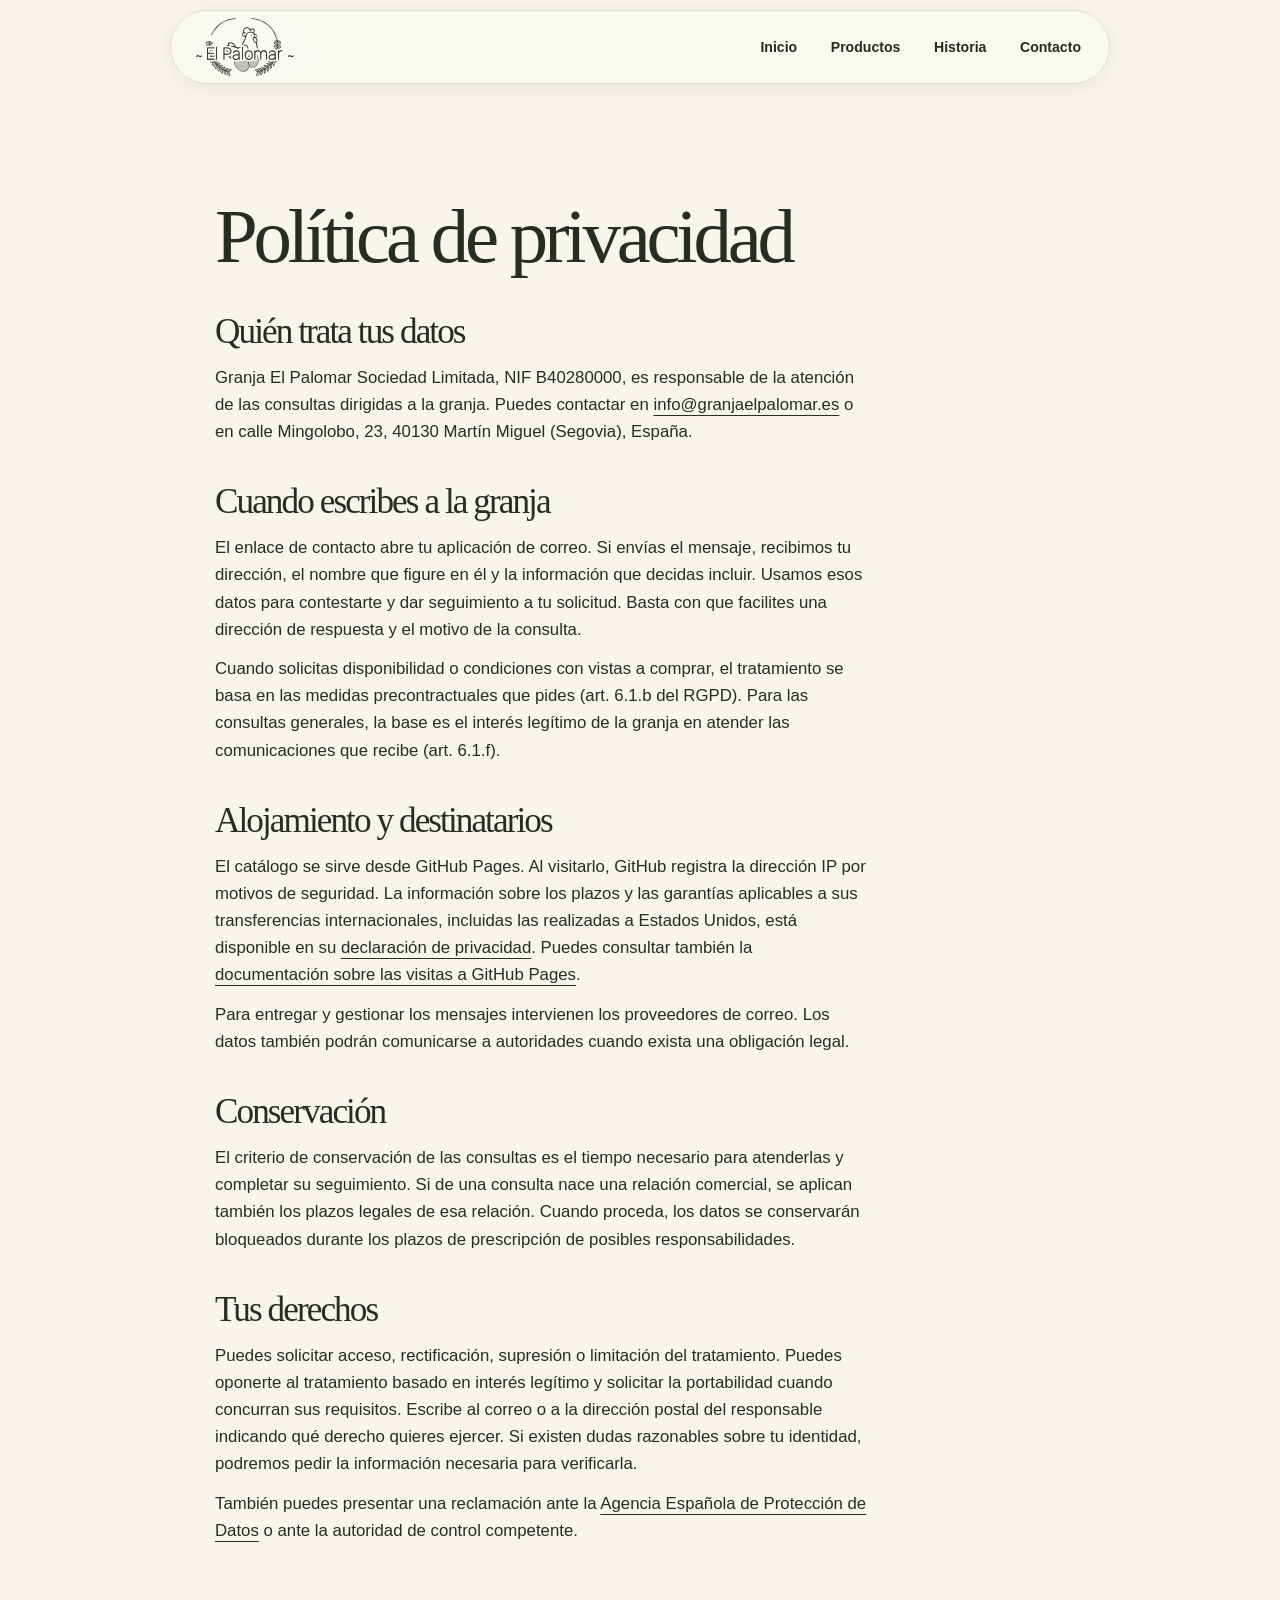
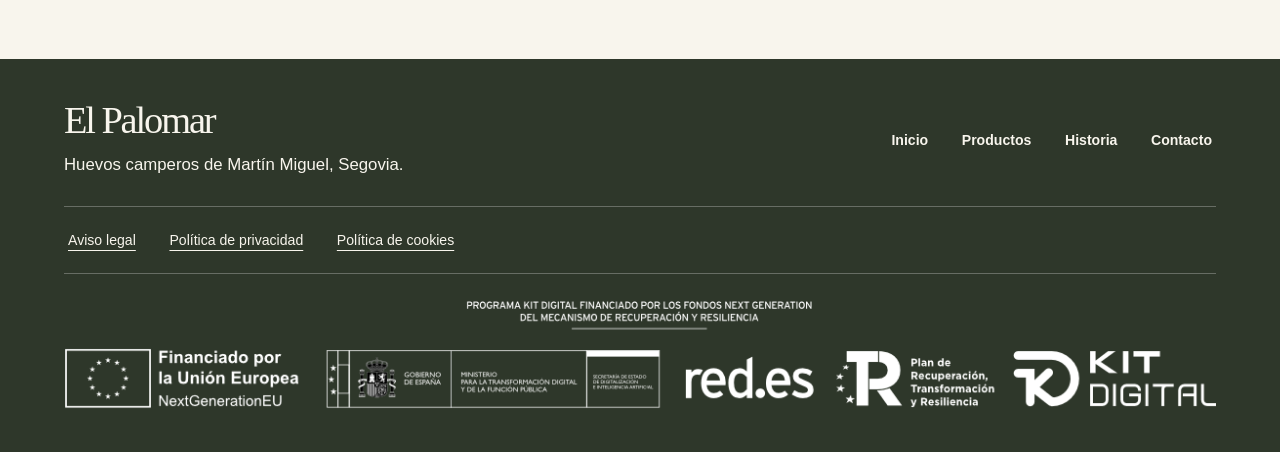
<file: politica-de-privacidad/index.html>
<!doctype html>
<html lang="es"><head><meta charset="utf-8"><meta name="viewport" content="width=device-width,initial-scale=1"><meta name="theme-color" content="#f8f5ed">
<noscript><style>.scroll-scene{height:auto}.sticky{position:relative}.sticky>.intro,.pause{display:none}.home .top{position:sticky;left:auto;transform:none;visibility:visible}.scrolled .center{visibility:visible}</style></noscript><title>Política de privacidad · El Palomar</title><meta name="description" content="Cómo se tratan los datos al visitar el catálogo o contactar con Granja El Palomar."><link rel="icon" href="../assets/favicon.svg" type="image/svg+xml"><style>:root{--paper:#f8f5ed;--ink:#262d22;--olive:#455138;--line:#c6c6b6;--gutter:clamp(20px,5vw,96px);color:var(--ink);background:var(--paper);font:16px/1.55 Georgia,serif}
*{box-sizing:border-box}body{margin:0}a{color:inherit;text-underline-offset:5px}a:focus-visible{outline:3px solid #993914;outline-offset:3px}img,video{display:block}h1,h2,h3,p{margin:0}h1,h2,.word,.eggname{font-weight:400;line-height:.99;letter-spacing:-.055em}h1,h2{font-size:clamp(3.25rem,7.5vw,8.5rem);text-wrap:balance}em{font-weight:400}p{max-width:59ch}p:not(.kicker,.place){font:1.05rem/1.62 Arial,sans-serif}
.skip{position:fixed;z-index:20;background:white;padding:12px;top:0;left:0;transform:translateY(-130%)}.skip:focus{transform:none}
.top,.center{background:#faf9f2;color:#252b21;display:flex;align-items:center;border:1px solid #e0dfd3;border-radius:60px;z-index:5}.top{position:sticky;top:10px;justify-content:space-between;gap:16px;margin:10px auto 0;padding:6px 24px;width:min(940px,calc(100% - 32px));box-shadow:0 3px 20px #20271110}.home .top{position:fixed;left:50%;transform:translateX(-50%);margin:0;visibility:visible}.home.scrolled .top,.home .top:focus-within{visibility:visible}.word{font-size:1.65rem;text-decoration:none;white-space:nowrap}.top nav,footer nav{display:flex;gap:clamp(6px,2vw,28px);flex-wrap:wrap}.top nav a,.center>a,footer nav a,.button,.down,.email,.detail>div>a:first-child{font:600 .88rem/1.3 Arial,sans-serif}.top nav a,.center>a,footer nav a{padding:12px 4px;text-decoration:none}.top nav a[aria-current],nav a:hover{text-decoration:underline}
.scroll-scene{height:185svh}.sticky{position:sticky;top:0;height:100svh;padding:12px}.landscape{position:absolute;inset:12px;overflow:hidden;border-radius:clamp(20px,3vw,54px);background:#b6b09c;clip-path:inset(var(--v,0%) var(--h,0%) round var(--r,3vw))}.landscape img,.landscape video,.shade{position:absolute;inset:0;width:100%;height:100%;object-fit:cover}.landscape video:not(.playing){visibility:hidden}.shade{background:linear-gradient(0deg,#151b12bf,transparent 35%,transparent 83%,#151b1226)}.hero-copy{position:absolute;bottom:7%;left:var(--gutter);color:#fff;opacity:var(--copy,1);pointer-events:none}.place,.kicker{font:600 .72rem/1.6 Arial,sans-serif;text-transform:uppercase;letter-spacing:.16em}.place span{margin:0 .4em}.hero-copy h1{margin-top:.1em;font-size:clamp(3rem,6.8vw,8rem)}.center{position:absolute;top:50%;left:50%;transform:translate(-50%,-50%);width:min(530px,86%);min-height:78px;padding:0 clamp(16px,2.5vw,40px);justify-content:space-between;box-shadow:0 8px 25px #17190e18}.brand img{width:clamp(108px,12vw,171px);height:auto;mix-blend-mode:multiply}.down{position:absolute;right:var(--gutter);bottom:7%;width:50px;height:50px;border:1px solid #fff9;border-radius:100%;color:white;background:#343c2e;display:grid;place-content:center;text-decoration:none;font-size:1.4rem}.scrolled .center,.scrolled .down{visibility:hidden}
.intro,.collection,.formats,.story,.contact,.detail{padding:clamp(65px,8.5vw,150px) var(--gutter)}.intro{text-align:center;display:grid;justify-items:center;gap:22px}.intro p:last-child{max-width:520px}.kicker{color:var(--olive);margin-bottom:16px}.collection{background:#e8eadc}.collection>p:not(.kicker){margin-top:18px}.eggs{display:grid;grid-template-columns:repeat(4,1fr);gap:clamp(14px,2.6vw,54px);margin-top:32px}.egg{min-width:0;text-decoration:none;font:normal .95rem/1.5 Arial,sans-serif}.shelf{height:clamp(150px,21vw,350px);display:flex;align-items:flex-end;justify-content:center;background:radial-gradient(ellipse 32% 4% at 50% 96%,#49402c28,transparent);padding-bottom:6px}.shelf img{height:var(--size);width:auto;max-width:96%;object-fit:contain;transform-origin:center bottom}.egg:hover .shelf img{scale:1.035}.eggname{font:normal clamp(1.7rem,3vw,3rem)/1.2 Georgia,serif;border-top:1px solid #a5ac97;display:flex;align-items:center;justify-content:space-between;margin:16px 0 5px;padding-top:12px}.eggname span{font:normal 1rem Arial,sans-serif}.story,.detail,.contact{display:grid;grid-template-columns:1fr 1fr;gap:7vw;align-items:center}.portrait,.sample{border-radius:48% 48% 8px 8px;background:radial-gradient(ellipse at 48% 40%,#ecc497,#cd9c74);display:grid;justify-items:center;align-items:end;padding:34px 12px 0;overflow:hidden}.portrait img{height:clamp(310px,41vw,660px);width:auto}.story h1,.story h2,.contact h1,.detail h1{margin-bottom:26px}.story p+p{margin-top:14px}.button{display:inline-flex;align-items:center;gap:32px;border-radius:40px;background:var(--ink);color:white;text-decoration:none;padding:15px 22px;margin-top:24px}.button:hover{background:var(--olive)}.formats{display:grid;grid-template-columns:2fr 1fr 1fr;gap:30px}.formats h2{font-size:clamp(2.6rem,4vw,5rem)}.formats h3{font-size:1.45rem}.note{grid-column:1/-1;border-top:1px solid var(--line);padding-top:20px}.sample{background:#e6e7d6;border-radius:14px;align-items:center;min-height:370px}.sample img{width:45%;height:auto}.detail .kicker{margin-top:35px}.weight{font-weight:bold!important;margin-bottom:12px}.contact img{width:100%;height:auto;border-radius:100px 12px 12px 12px}.email{display:inline-block;margin:22px 0;font-size:clamp(1rem,2vw,1.55rem)}address{font-style:normal}footer{padding:42px var(--gutter);display:flex;align-items:center;justify-content:space-between;gap:24px;background:#2e372a;color:var(--paper)}footer .word{font-size:2.4rem}footer p{margin-top:10px}
@media(max-width:700px){.sticky{padding:6px}.landscape{inset:6px}.center{min-height:62px}.top{padding:5px 10px;gap:6px;top:6px;width:calc(100% - 12px)}.top .word{font-size:1.12rem}.top nav{gap:2px}.top nav a{font-size:.77rem;padding:12px 5px}.hero-copy{bottom:8%;max-width:80%}.hero-copy h1{max-width:8ch}.down{bottom:8%}.eggs{grid-template-columns:1fr 1fr;row-gap:30px}.shelf{height:clamp(145px,39vw,245px)}.story,.detail,.contact,.formats{grid-template-columns:1fr}.story,.detail,.contact{gap:38px}.portrait img{height:350px}.formats{gap:22px}.sample{min-height:290px}.sample img{height:245px;width:auto}footer{flex-direction:column;align-items:start}footer nav{gap:16px}}
@media(max-width:350px){.top .word{display:none}.top{justify-content:center}.center{width:92%}}
@media(prefers-reduced-motion:reduce){::view-transition-group(*){animation:none}}
.scroll-scene{position:relative;height:215svh}.sticky>.intro{position:absolute;inset:0;align-content:center;opacity:var(--intro,0);pointer-events:none}.pause{position:absolute;right:var(--gutter);top:6%;display:grid;place-content:center;width:44px;height:44px;border:1px solid #fff9;background:#313b2c;color:white;border-radius:100%;font-size:1.1rem;cursor:pointer}.scrolled .pause{visibility:hidden}#presentacion{position:absolute;top:84svh}

.bird-stage{position:absolute;top:calc(25svh - var(--lift,0svh));left:0;width:100%;display:grid;justify-items:center;pointer-events:none}
.pair{width:min(88vw,53svh);height:auto;filter:drop-shadow(0 4px 3px #332b211c)}
.bird-stage .intro{opacity:var(--intro,0);padding:clamp(8px,1.6svh,18px) 18px 0;gap:6px}
.bird-stage .intro h2{font-size:clamp(2rem,6.6svh,5rem)}
.bird-stage .intro .kicker{margin:0}
.bird-stage .intro p:last-child{max-width:56ch;font-size:clamp(.86rem,1.9svh,1.08rem);line-height:1.4}
.collection{background-color:#e9eadf;background-image:linear-gradient(180deg,#f8f5edf5 0%,#f8f5eddd 25%,#f8f5ed30 47%,#f8f5ed66 64%,#f2f1e8f5 84%),url('../assets/pradera.avif');background-size:cover;background-position:center}
.eggname{border-color:#555847}.eggname span{background:#f7f5eb;border-radius:100%;padding:7px}
.related{padding:0 var(--gutter) clamp(50px,7vw,110px)}.related h2{font-size:clamp(2.6rem,5vw,5rem)}.related .eggs{grid-template-columns:repeat(3,minmax(0,1fr))}
.portrait{position:relative}.motion-control{position:absolute;right:18px;bottom:18px;border:1px solid #fff9;border-radius:50%;width:44px;height:44px;background:#303b2b;color:white;cursor:pointer}
.sample{background:linear-gradient(0deg,#f8f5edcc,transparent 55%),url('../assets/pradera-cerca.avif') center/cover}.sample img{object-fit:contain}.egg img{object-fit:contain}
@media(max-width:700px){.collection{background-size:auto 100%,auto 100%;background-position:center}.collection .egg{background:#f8f5eddd;border-radius:12px;padding:8px}.related .eggs{gap:10px}.related .eggname{font-size:1.25rem}.related .eggname span{display:none}.related .shelf{height:28vw}.related .egg{font-size:.82rem}}
@media(max-height:550px){.pair{width:min(80vw,41svh)}.bird-stage{top:calc(30svh - var(--lift,0svh))}.bird-stage .intro .kicker{display:none}.bird-stage .intro h2{font-size:1.65rem}}
.shelf,.sample{position:relative}.asset-motion{position:absolute;display:block;visibility:hidden;object-fit:contain;pointer-events:none}.asset-motion.is-playing{visibility:visible}.motion-control{z-index:1}.pair{filter:none}

@media(max-width:700px){.collection{background-image:linear-gradient(180deg,#f8f5edf5 0%,#f8f5eddd 25%,#f8f5ed30 47%,#f8f5ed66 64%,#f2f1e8f5 84%),url('../assets/pradera-vertical.avif')}}
.turn-control{position:absolute;bottom:12px;right:12px;z-index:1;background:#293424;color:white;font:600 .84rem Arial,sans-serif;border:0;border-radius:40px;padding:13px 17px;cursor:pointer}

.burger,.mobile-sheet{display:none}
@media(max-width:700px){
  @supports selector(:popover-open){
    .home .center,.home .top,.inside .top{display:none}
    .burger{position:fixed;right:max(16px,env(safe-area-inset-right));top:max(16px,env(safe-area-inset-top));z-index:9;display:grid;align-content:center;justify-items:center;gap:4px;width:50px;height:50px;padding:0;border:1px solid #d7d7ca;border-radius:50%;background:#faf9f2;color:var(--ink);box-shadow:0 4px 18px #222a1b17;cursor:pointer}
    .burger span{height:2px;width:21px;background:currentColor;border-radius:2px;transition:transform .24s,opacity .18s}
    body:has(.mobile-sheet:popover-open) .burger span:first-child{transform:translateY(6px) rotate(45deg)}
    body:has(.mobile-sheet:popover-open) .burger span:nth-child(2){opacity:0}
    body:has(.mobile-sheet:popover-open) .burger span:last-child{transform:translateY(-6px) rotate(-45deg)}
    .mobile-sheet{position:fixed;inset:0;margin:0;width:100%;max-width:none;height:100dvh;max-height:none;overflow:auto;overscroll-behavior:contain;border:0;border-radius:0;color:var(--ink);padding:max(16px,env(safe-area-inset-top)) max(24px,env(safe-area-inset-right)) max(28px,env(safe-area-inset-bottom)) max(24px,env(safe-area-inset-left));grid-template-rows:auto 1fr;--menu-origin:50% 78%;clip-path:ellipse(8% 5% at var(--menu-origin));opacity:0;transform:translateY(100%);transition:clip-path .5s cubic-bezier(.2,.75,.2,1),transform .5s cubic-bezier(.2,.75,.2,1),opacity .5s ease,display .5s allow-discrete,overlay .5s allow-discrete}
    .mobile-sheet:popover-open{display:grid;opacity:1;clip-path:ellipse(155% 160% at var(--menu-origin));transform:translateY(0)}
    @starting-style{.mobile-sheet:popover-open{opacity:0;clip-path:ellipse(8% 5% at var(--menu-origin));transform:translateY(100%)}}
    .mobile-sheet::backdrop{background:#20271d26}
    html:has(.mobile-sheet:popover-open){overflow:hidden}
    .sheet-head{display:flex;align-items:center;justify-content:flex-end;margin-bottom:10px}
    .sheet-head .word{font-size:1.45rem}
    .sheet-close{width:44px;height:44px;border:0;border-radius:50%;background:transparent;color:var(--ink);font:300 2rem/1 Arial,sans-serif;cursor:pointer}
    .mobile-sheet nav a{display:flex;align-items:center;justify-content:space-between;min-height:clamp(52px,8dvh,78px);border-top:1px solid var(--line);font:normal clamp(1.8rem,6.8vw,3rem)/1.2 Georgia,serif;letter-spacing:-.04em;text-decoration:none}
    .mobile-sheet nav a[aria-current=page]::after{content:'';width:7px;height:7px;border-radius:50%;background:var(--olive)}
    .mobile-sheet :focus-visible,.burger:focus-visible{outline:3px solid #993914;outline-offset:2px}
    .home .pause{left:auto;right:var(--gutter);top:auto;bottom:calc(8% + 60px);width:50px;height:50px}
  }
}
@media(prefers-reduced-motion:reduce){.mobile-sheet,.burger span{transition:none}}

.walkthrough{background:#344331;color:#fffaf0}
.walk-heading{display:flex;align-items:center;justify-content:space-between;gap:24px;flex-wrap:wrap;padding:clamp(42px,6vw,86px) var(--gutter) 34px}
.walk-heading nav{display:flex;gap:6px}.walk-heading nav a{border:1px solid #d4d9c488;border-radius:50%;width:44px;height:44px;display:grid;place-items:center;text-decoration:none;font:600 .86rem Arial,sans-serif}.walk-heading nav a:hover{background:#fffaf0;color:#344331}
.calibre-chapter{scroll-margin-top:66px}.calibre-frame{position:relative;isolation:isolate;background:#344331;overflow:hidden}
.calibre-frame::before{content:'';position:absolute;z-index:-1;inset:0;background:linear-gradient(90deg,#25342299,#223020e8),url('../assets/pradera.avif') center/cover}
.calibre-chapter:nth-of-type(even) .calibre-frame::before{background-image:linear-gradient(90deg,#223020e8,#25342299),url('../assets/pradera.avif')}
.calibre-layout{margin:auto;width:min(1120px,89%);display:grid;grid-template-columns:1fr 1fr;gap:7%;align-items:center;min-height:min(82svh,850px);padding:60px 0}
.calibre-chapter:nth-of-type(even) .shell-space{order:2}
.shell-space{display:grid;place-items:center}.shell-model{position:relative;height:calc(clamp(230px,49svh,510px) * var(--proportion));transform:scale(var(--grow,1));transform-origin:center}.shell-model img{width:auto;height:100%;max-width:100%;object-fit:contain}
.calibre-copy{transform:translateY(var(--rise,0px))}.calibre-copy .kicker{color:#e5e9d4}.calibre-copy .calibre-title{font:400 clamp(3rem,6.7vw,7rem)/1 Georgia,serif;letter-spacing:-.055em;margin-bottom:18px}.calibre-copy .calibre-weight{font:400 clamp(1.25rem,2.1vw,2rem)/1.3 Georgia,serif;margin-bottom:12px}
.calibre-copy .button{background:#f8f5ed;color:#293424}.walkthrough a:focus-visible{outline-color:#ffdf93}
@media(prefers-reduced-motion:no-preference) and (min-height:300px){.calibre-chapter{height:155svh}.calibre-frame{position:sticky;top:0}.calibre-layout{min-height:100svh}}
@media(max-width:700px){.walk-heading{gap:18px}.calibre-layout{grid-template-columns:1fr;align-content:center;gap:22px;text-align:center;padding:68px 0 28px}.calibre-chapter:nth-of-type(even) .shell-space{order:0}.shell-model{height:calc(min(35svh,300px) * var(--proportion))}.calibre-copy p{margin-inline:auto}.calibre-copy .calibre-title{font-size:clamp(2.8rem,9vw,4rem);margin-bottom:8px}.calibre-copy .kicker{margin-bottom:8px}.calibre-copy .button{margin-top:14px}.calibre-chapter .calibre-frame::before,.calibre-chapter:nth-of-type(even) .calibre-frame::before{background:linear-gradient(0deg,#233122f7,#28392388),url('../assets/pradera-vertical.avif') center/cover}}

@view-transition{navigation:none}
.frying-egg{display:block;aspect-ratio:9/5;object-fit:contain;height:auto;width:min(64vw,36rem,74svh);background:transparent}
.menu-film{display:grid;place-items:center}.menu-film .frying-egg{width:min(100%,200px,32svh)}
.mobile-sheet{background:white}

.calibre-run{position:relative;isolation:isolate}
.pasture{display:none}
.egg-flight{position:fixed;z-index:4;pointer-events:none;transform-origin:center;left:0;top:0}
.egg-flight img{position:absolute;inset:0;width:100%;height:100%}
.shell-model.in-flight{visibility:hidden}
.calibre-chapter:not(#calibre-s) .calibre-frame::before{background-image:linear-gradient(90deg,#233123d9,#2331239c),url('../assets/horizonte.avif')}
#calibre-m .calibre-frame::before{background-position:0% center}
#calibre-l .calibre-frame::before{background-position:50% center}
#calibre-xl .calibre-frame::before{background-position:100% center}
@media(prefers-reduced-motion:no-preference) and (min-height:300px){
.walk-enabled .pasture{display:block;position:sticky;top:0;height:100svh;margin-bottom:-100svh;background:linear-gradient(90deg,#25342299,#223020e8),url('../assets/pradera.avif') center/cover}
.pasture-next{height:100%;opacity:var(--field-mix,0);background:linear-gradient(90deg,#243422b8,#223020c9),url('../assets/horizonte.avif') var(--field-pan,0%) center/cover}
.walk-enabled .calibre-frame{background:transparent}.walk-enabled .calibre-frame::before{display:none}
}
@media(max-width:700px){.walk-enabled .pasture{background-image:linear-gradient(0deg,#233122f7,#28392388),url('../assets/pradera-vertical.avif')}.pasture-next{background-image:linear-gradient(0deg,#233122f7,#28392388),url('../assets/horizonte-movil.avif')}}
.shell-model.in-flight{opacity:0}
@media(max-height:450px){.menu-film .frying-egg{width:min(130px,26svh)}}
@media(max-height:479px) and (min-aspect-ratio:1/1){.calibre-layout{grid-template-columns:1fr 1fr;gap:4%;padding:42px 0 18px;text-align:left}.shell-model{height:calc(54svh * var(--proportion))}.calibre-copy .calibre-title{font-size:2.3rem;margin-bottom:5px}.calibre-copy .kicker{margin:0}.calibre-copy .calibre-weight{margin-bottom:3px}.calibre-copy .button{margin-top:8px}.calibre-chapter:nth-of-type(even) .shell-space{order:2}}

@media(max-width:700px){
  .menu-body{align-self:center;width:min(100%,32rem);margin-inline:auto;display:grid;gap:clamp(12px,3.6dvh,36px)}
  .mobile-sheet nav a{min-height:clamp(52px,8.6dvh,80px);font-size:clamp(2rem,8.2vw,3.6rem)}
  .menu-film .frying-egg{width:min(72vw,300px,46dvh)}
}
@media(max-width:700px) and (max-height:480px) and (orientation:landscape){
  .mobile-sheet{--menu-origin:76% 55%}
  .menu-body{width:100%;grid-template-columns:1fr 1fr;align-items:center;gap:24px}
  .menu-film .frying-egg{width:min(100%,220px)}
  .mobile-sheet nav a{font-size:1.75rem;min-height:46px}
}

.story{position:relative;isolation:isolate;z-index:1;background-color:#263723;background-image:linear-gradient(90deg,#24332368,#19281be8 59%,#19281bf2),url('../assets/horizonte.avif');background-position:center;background-size:cover;color:#fffaf0}
.story .portrait{background:transparent;border-radius:0;overflow:visible}
.story-copy{position:relative}.story-copy .kicker{color:#e6ead8}.story-copy h1,.story-copy h2{font-size:clamp(3rem,5.6vw,6.5rem)}.story-copy .button{background:#f8f5ed;color:#293424}
@media(max-width:700px){.story{background-image:linear-gradient(0deg,#19281bf0 10%,#203321cc 72%,#24332388),url('../assets/horizonte-movil.avif');gap:24px}.story .portrait{padding-top:0}.story .portrait img{height:min(32svh,300px);width:auto}.story-copy h1,.story-copy h2{margin-bottom:18px}}
@media(prefers-reduced-motion:no-preference){
  .mobile-sheet:popover-open .albumen{transform-origin:155px 117px;animation:albumen-set 1.12s cubic-bezier(.21,.68,.28,1) both}
  .mobile-sheet:popover-open .set-white{animation:white-bloom 1.08s ease-out both}
  .mobile-sheet:popover-open .yolk-dome{transform-origin:158px 137px;animation:yolk-settle .85s ease-out both}
}
@keyframes albumen-set{0%{opacity:.18;transform:scale(.67,.73)}45%{opacity:.76;transform:scale(.93,.95)}100%{opacity:1;transform:scale(1)}}
@keyframes white-bloom{from{opacity:0}to{opacity:.56}}
@keyframes yolk-settle{0%{transform:scale(.94,1.07)}65%{transform:scale(1.015,.985)}100%{transform:scale(1)}}

.brand-link{display:inline-flex;align-items:center;flex-shrink:0;border-radius:8px}
.brand-link img{width:100px;height:auto}


footer{display:block}.footer-main{display:flex;align-items:center;justify-content:space-between;gap:24px}.legal-links{border-top:1px solid #ffffff45;margin-top:28px;padding:12px 0}.legal-links a{text-decoration:underline;font-weight:400}.funding{border-top:1px solid #ffffff45;padding-top:26px}.funding>img{width:100%;max-width:1180px;height:auto;margin:auto}.funding-mobile{display:none}
.legal-page{max-width:850px;padding:clamp(76px,9vw,140px) var(--gutter);margin:auto;box-sizing:content-box}.legal-page h1{font-size:clamp(2.8rem,6vw,5.8rem)}.legal-page h2{font-size:clamp(1.65rem,3vw,2.2rem);margin:40px 0 14px}.legal-page p{max-width:70ch}.legal-page p+p{margin-top:12px}.legal-page a{overflow-wrap:anywhere}
@media(max-width:700px){.footer-main{display:grid}.legal-links{gap:0 16px}.funding>img{display:none}.funding-mobile{max-width:380px;margin:auto;display:flex;align-items:center;justify-content:center;flex-wrap:wrap;gap:14px 4%}.funding-mobile svg{display:block;overflow:hidden;max-width:100%;height:auto}.funding-mobile svg:first-child{width:90%;margin:0 4% 4px}.funding-mobile svg:nth-child(2){width:37%}.funding-mobile svg:nth-child(3){width:54%}.funding-mobile svg:nth-child(n+4){width:27%}}

.product-page{isolation:isolate;display:flow-root;background:#263925;color:#fffaf0}
.product-page::before{content:"";position:fixed;inset:0;z-index:-1;pointer-events:none;background:linear-gradient(90deg,rgba(27,43,25,.35),rgba(19,32,20,.83) 57%,rgba(19,32,20,.89)),url('../assets/pradera.avif') center/cover}
.product-page .sample{background:none;border-radius:0}
.product-page .detail .kicker{color:#e9ecd9}
.product-page .button,.product-page .turn-control{background:#faf8ed;color:#253222}
.product-page .formats,.product-page .related{background:linear-gradient(90deg,#172c1ab3,#19291cc2)}
.product-page .note,.product-page .eggname{border-color:#e7ead58c}
.product-page .eggname span{color:#293424}
.product-page main a:focus-visible,.product-page main button:focus-visible{outline:3px solid #ffda8d;outline-offset:4px}
@media(max-width:700px){
  .product-page::before{background:linear-gradient(180deg,#172b214f,#172b21df 53%,#172b21eb),url('../assets/pradera-vertical.avif') center/cover}
  .product-page .related .egg{background:transparent}
}
.menu-body>.brand-link{justify-self:center}
.menu-body>.brand-link img{width:clamp(96px,18dvh,145px);height:auto}
@media(max-width:700px) and (max-height:480px) and (orientation:landscape){
  .menu-body{row-gap:4px}
  .menu-body>nav{grid-area:1/1/3/2}
  .menu-body>.brand-link{grid-area:1/2}.menu-body>.brand-link img{width:86px}
  .menu-body>.menu-film{grid-area:2/2}
}
</style><script defer src="../app.js?v=cabecera"></script></head>
<body class="inside"><a class="skip" href="#principal">Saltar al contenido</a><header class="top"><a class="brand-link" href="../" aria-label="El Palomar, inicio"><img src="../assets/el-palomar.svg" width="1272" height="759" alt="El Palomar"></a><nav aria-label="Principal"><a href="../">Inicio</a><a href="../productos/">Productos</a><a href="../historia/">Historia</a><a href="../contacto/">Contacto</a></nav></header>
<button class="burger" type="button" popovertarget="mobile-menu" aria-label="Menú principal" aria-controls="mobile-menu"><span></span><span></span><span></span></button>
<div class="mobile-sheet" id="mobile-menu" popover="auto"><div class="sheet-head"><button type="button" class="sheet-close" autofocus aria-label="Cerrar menú" popovertarget="mobile-menu" popovertargetaction="hide">×</button></div><div class="menu-body"><a class="brand-link" href="../" aria-label="El Palomar, inicio"><img src="../assets/el-palomar.svg" width="1272" height="759" alt="El Palomar"></a><nav aria-label="Menú móvil"><a href="../">Inicio</a><a href="../productos/">Productos</a><a href="../historia/">Historia</a><a href="../contacto/">Contacto</a></nav><div class="menu-film"><svg xmlns="http://www.w3.org/2000/svg" class="frying-egg" viewBox="0 0 400 225" aria-hidden="true" focusable="false">
  <defs>
    <radialGradient id="menu-egg-white" cx=".42" cy=".36" r=".73">
      <stop stop-color="#fffbed"/><stop offset=".55" stop-color="#fffef9"/><stop offset=".86" stop-color="#eee9d8"/><stop offset=".96" stop-color="#e2d6b8"/><stop offset="1" stop-color="#d9c79e"/>
    </radialGradient>
    <radialGradient id="menu-egg-yolk" cx=".36" cy=".27" r=".8">
      <stop stop-color="#ffda67"/><stop offset=".34" stop-color="#ffc440"/><stop offset=".72" stop-color="#f9a223"/><stop offset=".95" stop-color="#e48b1c"/><stop offset="1" stop-color="#da8320"/>
    </radialGradient>
    <radialGradient id="menu-egg-light"><stop stop-color="#fff4c5" stop-opacity=".85"/><stop offset="1" stop-color="#fff4c5" stop-opacity="0"/></radialGradient>
    <radialGradient id="menu-egg-shade"><stop stop-color="#916e34" stop-opacity=".25"/><stop offset="1" stop-color="#916e34" stop-opacity="0"/></radialGradient>
    <path id="menu-egg-edge" d="M38 125C36 112 49 100 64 95C78 90 80 76 98 68C116 60 130 67 148 63C167 59 171 47 194 49C217 50 231 64 252 65C278 66 291 60 312 72C326 80 326 91 342 99C359 108 370 120 365 133C363 149 348 150 336 163C325 177 309 183 288 180C266 176 253 184 231 182C206 181 194 173 173 177C149 182 135 191 111 184C93 179 82 169 66 166C46 161 32 147 38 125Z"/>
  </defs>
  <g class="albumen">
    <use href="#menu-egg-edge" fill="#dfd2b4" transform="translate(0 1.5)"/>
    <use href="#menu-egg-edge" fill="url(#menu-egg-white)"/>
    <g class="set-white" fill="#fff" opacity=".56">
      <path d="M51 125C61 104 83 110 99 89C111 73 131 79 141 79C124 88 115 99 106 113C92 132 64 135 51 125Z"/>
      <path d="M231 76C256 86 279 70 301 78C319 84 322 98 337 106C311 99 303 108 283 102C263 96 245 97 231 76Z"/>
    </g>
  </g>
  <g class="yolk-dome">
    <ellipse cx="161" cy="131" rx="66" ry="34" fill="url(#menu-egg-shade)"/>
    <path d="M105 121C105 99 126 79 153 77C180 74 205 90 210 112C216 134 196 145 170 148C139 152 107 144 105 126Z" fill="url(#menu-egg-yolk)"/>
    <ellipse cx="139" cy="95" rx="21" ry="8" transform="rotate(-22 139 95)" fill="url(#menu-egg-light)"/>
  </g>
</svg>
</div></div></div>
<main id="principal"><article class="legal-page"><h1>Política de privacidad</h1>
<h2>Quién trata tus datos</h2>
<p>Granja El Palomar Sociedad Limitada, NIF B40280000, es responsable de la atención de las consultas dirigidas a la granja. Puedes contactar en <a href="mailto:info@granjaelpalomar.es">info@granjaelpalomar.es</a> o en calle Mingolobo, 23, 40130 Martín Miguel (Segovia), España.</p>
<h2>Cuando escribes a la granja</h2>
<p>El enlace de contacto abre tu aplicación de correo. Si envías el mensaje, recibimos tu dirección, el nombre que figure en él y la información que decidas incluir. Usamos esos datos para contestarte y dar seguimiento a tu solicitud. Basta con que facilites una dirección de respuesta y el motivo de la consulta.</p>
<p>Cuando solicitas disponibilidad o condiciones con vistas a comprar, el tratamiento se basa en las medidas precontractuales que pides (art. 6.1.b del RGPD). Para las consultas generales, la base es el interés legítimo de la granja en atender las comunicaciones que recibe (art. 6.1.f).</p>
<h2>Alojamiento y destinatarios</h2>
<p>El catálogo se sirve desde GitHub Pages. Al visitarlo, GitHub registra la dirección IP por motivos de seguridad. La información sobre los plazos y las garantías aplicables a sus transferencias internacionales, incluidas las realizadas a Estados Unidos, está disponible en su <a href="https://docs.github.com/es/site-policy/privacy-policies/github-general-privacy-statement">declaración de privacidad</a>. Puedes consultar también la <a href="https://docs.github.com/es/pages/getting-started-with-github-pages/what-is-github-pages#data-collection">documentación sobre las visitas a GitHub Pages</a>.</p>
<p>Para entregar y gestionar los mensajes intervienen los proveedores de correo. Los datos también podrán comunicarse a autoridades cuando exista una obligación legal.</p>
<h2>Conservación</h2>
<p>El criterio de conservación de las consultas es el tiempo necesario para atenderlas y completar su seguimiento. Si de una consulta nace una relación comercial, se aplican también los plazos legales de esa relación. Cuando proceda, los datos se conservarán bloqueados durante los plazos de prescripción de posibles responsabilidades.</p>
<h2>Tus derechos</h2>
<p>Puedes solicitar acceso, rectificación, supresión o limitación del tratamiento. Puedes oponerte al tratamiento basado en interés legítimo y solicitar la portabilidad cuando concurran sus requisitos. Escribe al correo o a la dirección postal del responsable indicando qué derecho quieres ejercer. Si existen dudas razonables sobre tu identidad, podremos pedir la información necesaria para verificarla.</p>
<p>También puedes presentar una reclamación ante la <a href="https://www.aepd.es/">Agencia Española de Protección de Datos</a> o ante la autoridad de control competente.</p></article></main>
<footer><div class="footer-main"><div><a class="word" href="../">El Palomar</a><p>Huevos camperos de Martín Miguel, Segovia.</p></div><nav aria-label="Pie de página"><a href="../">Inicio</a><a href="../productos/">Productos</a><a href="../historia/">Historia</a><a href="../contacto/">Contacto</a></nav></div>
<nav class="legal-links" aria-label="Información legal"><a href="../aviso-legal/">Aviso legal</a><a href="../politica-de-privacidad/">Política de privacidad</a><a href="../politica-de-cookies/">Política de cookies</a></nav>
<div class="funding"><img width="1180" height="112" loading="lazy" src="../assets/kit-digital.png" alt="Programa Kit Digital financiado por la Unión Europea – NextGenerationEU. Gobierno de España, Red.es, Plan de Recuperación, Transformación y Resiliencia y Kit Digital."><div class="funding-mobile" role="img" aria-label="Programa Kit Digital financiado por la Unión Europea – NextGenerationEU. Gobierno de España, Red.es, Plan de Recuperación, Transformación y Resiliencia y Kit Digital."><svg viewBox="395 0 390 26" width="390" height="26" aria-hidden="true"><image href="../assets/kit-digital.png" width="1180" height="112"/></svg><svg viewBox="0 46 252 66" width="252" height="66" aria-hidden="true"><image href="../assets/kit-digital.png" width="1180" height="112"/></svg><svg viewBox="265 46 348 66" width="348" height="66" aria-hidden="true"><image href="../assets/kit-digital.png" width="1180" height="112"/></svg><svg viewBox="630 46 151 66" width="151" height="66" aria-hidden="true"><image href="../assets/kit-digital.png" width="1180" height="112"/></svg><svg viewBox="785 46 181 66" width="181" height="66" aria-hidden="true"><image href="../assets/kit-digital.png" width="1180" height="112"/></svg><svg viewBox="968 46 212 66" width="212" height="66" aria-hidden="true"><image href="../assets/kit-digital.png" width="1180" height="112"/></svg></div></div></footer></body></html>
</file>
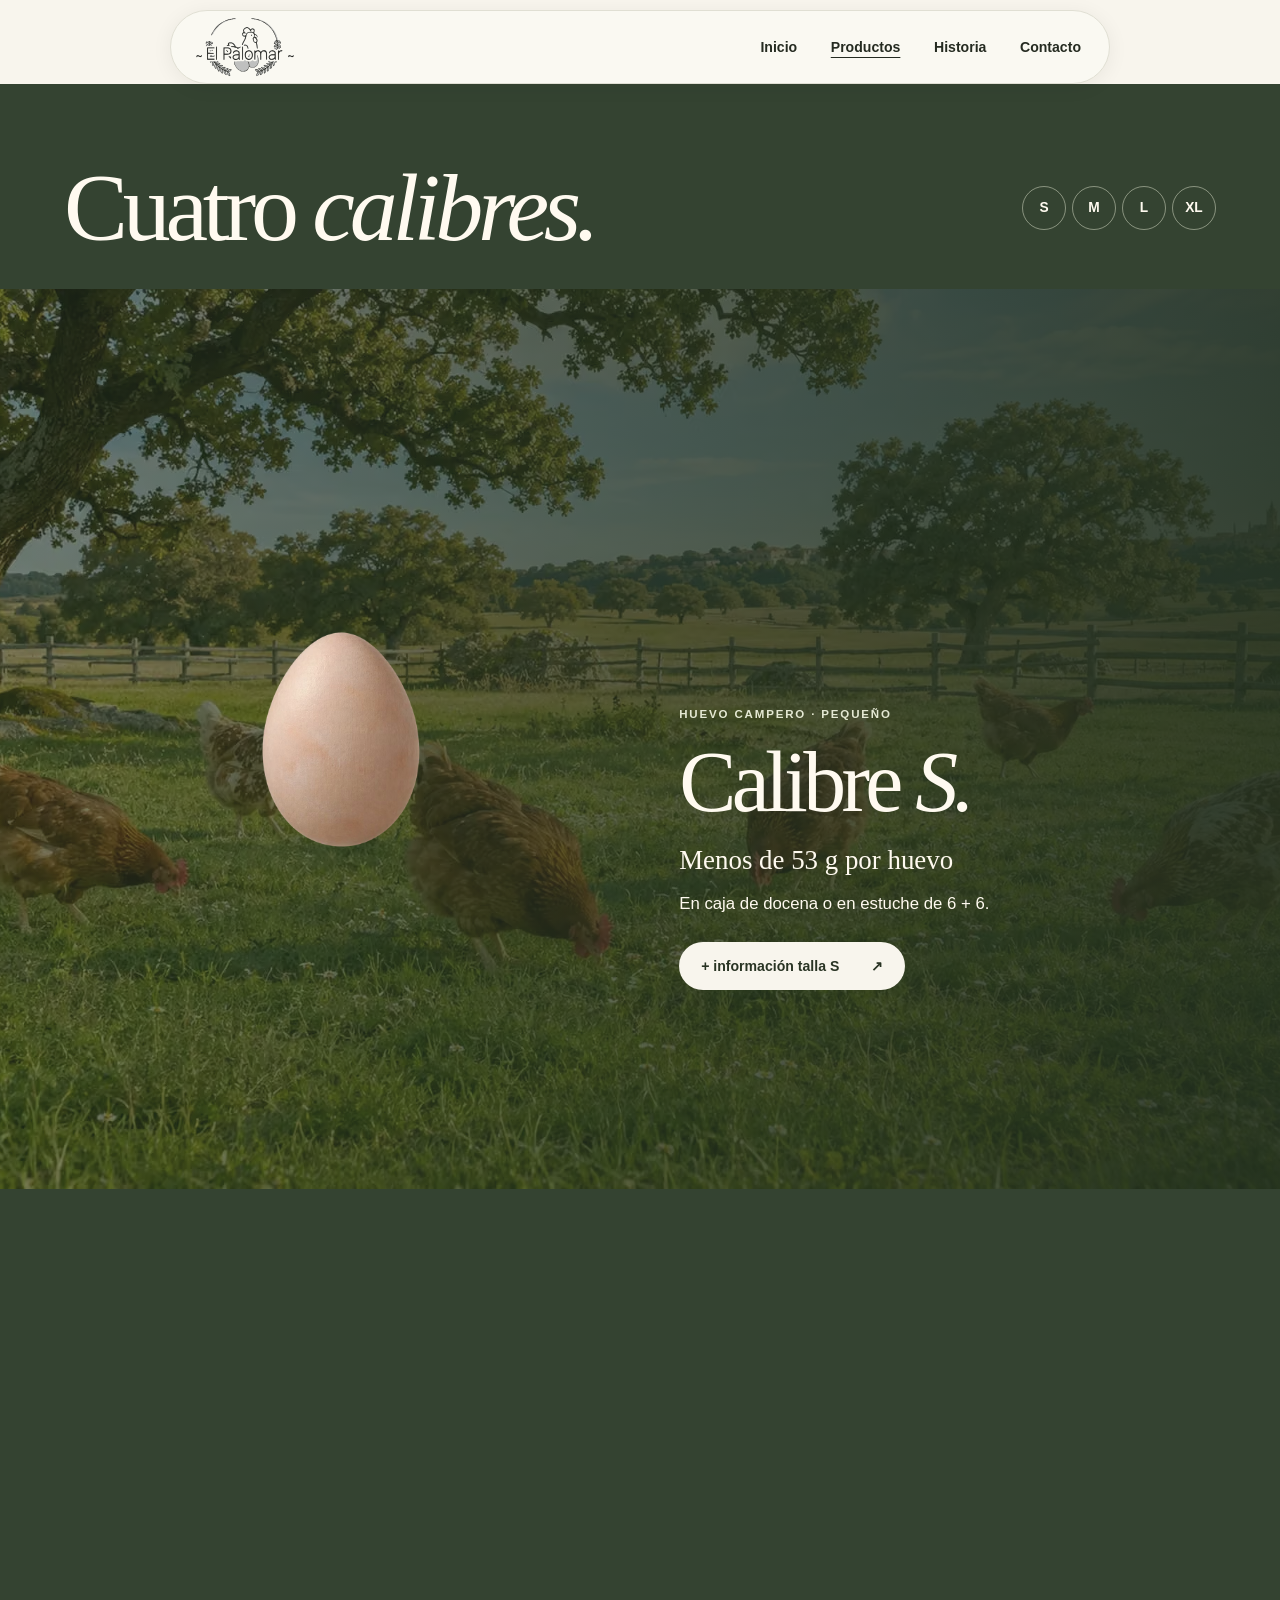
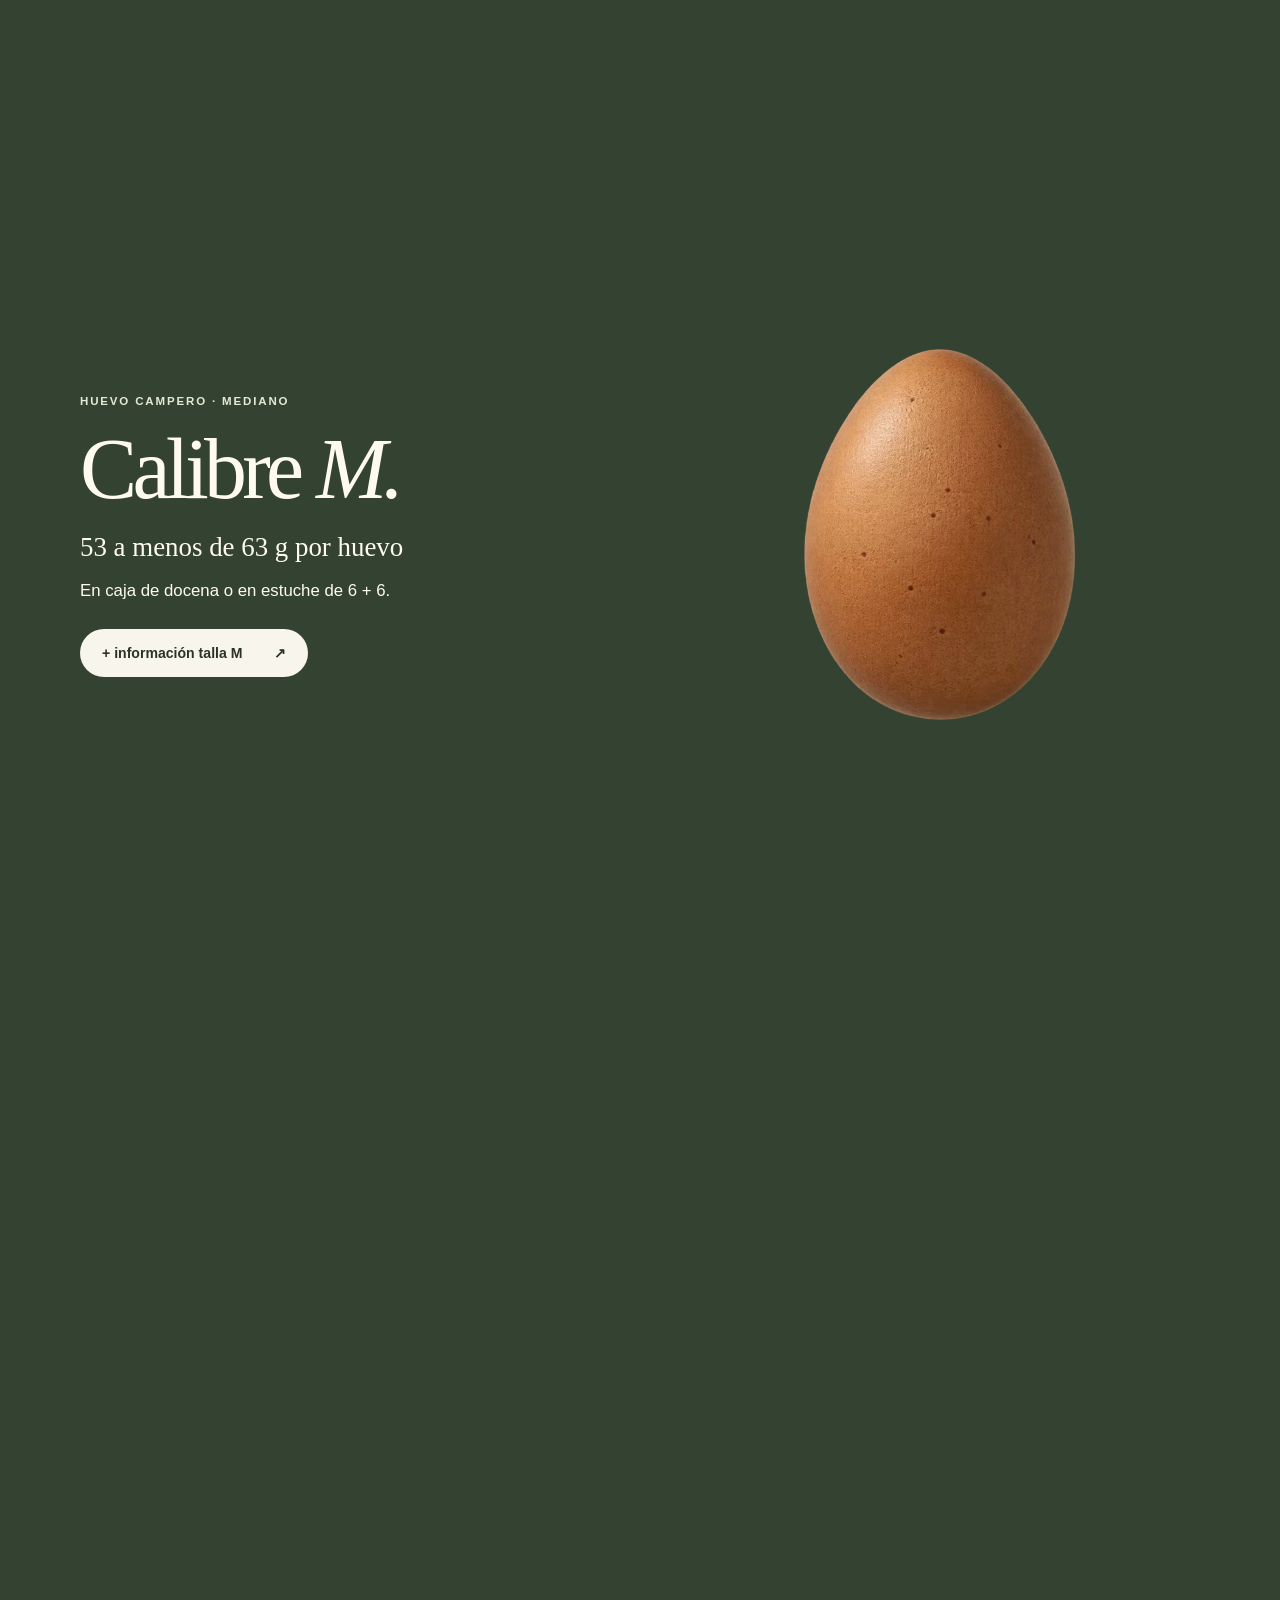
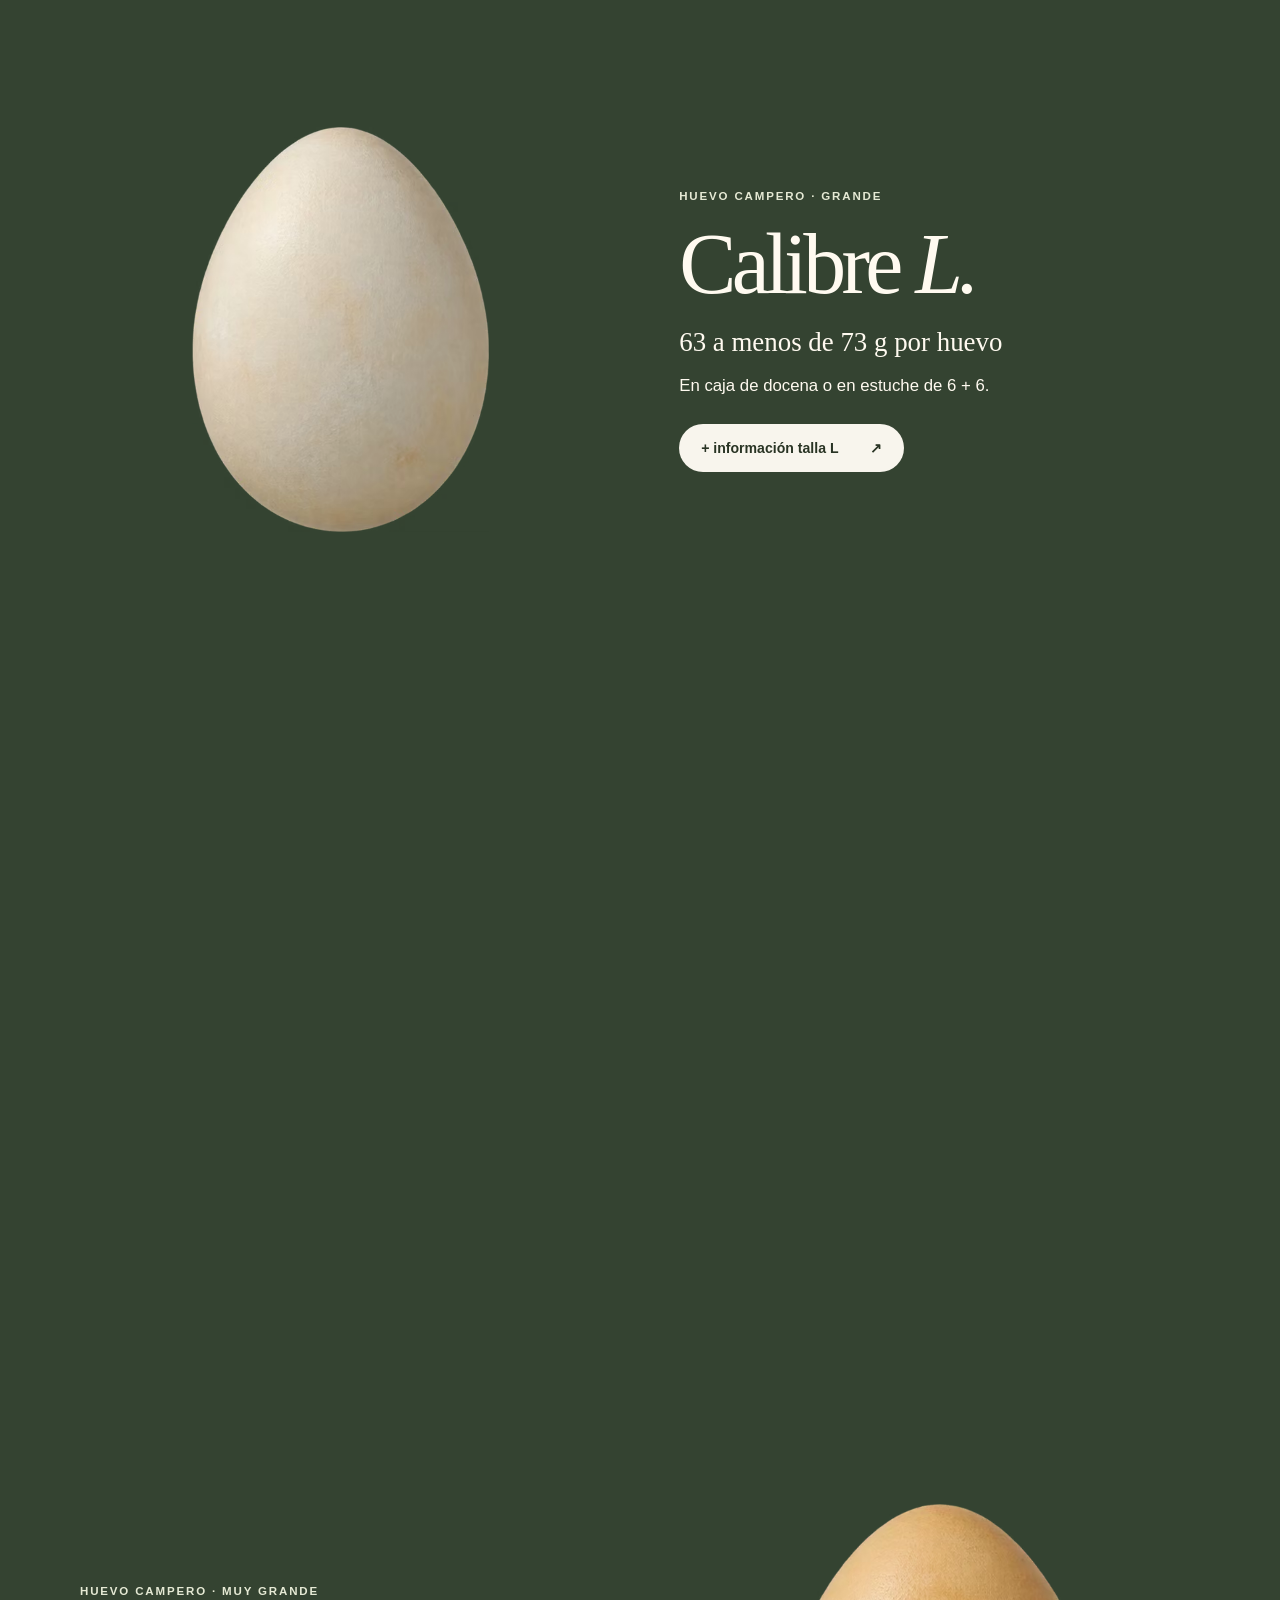
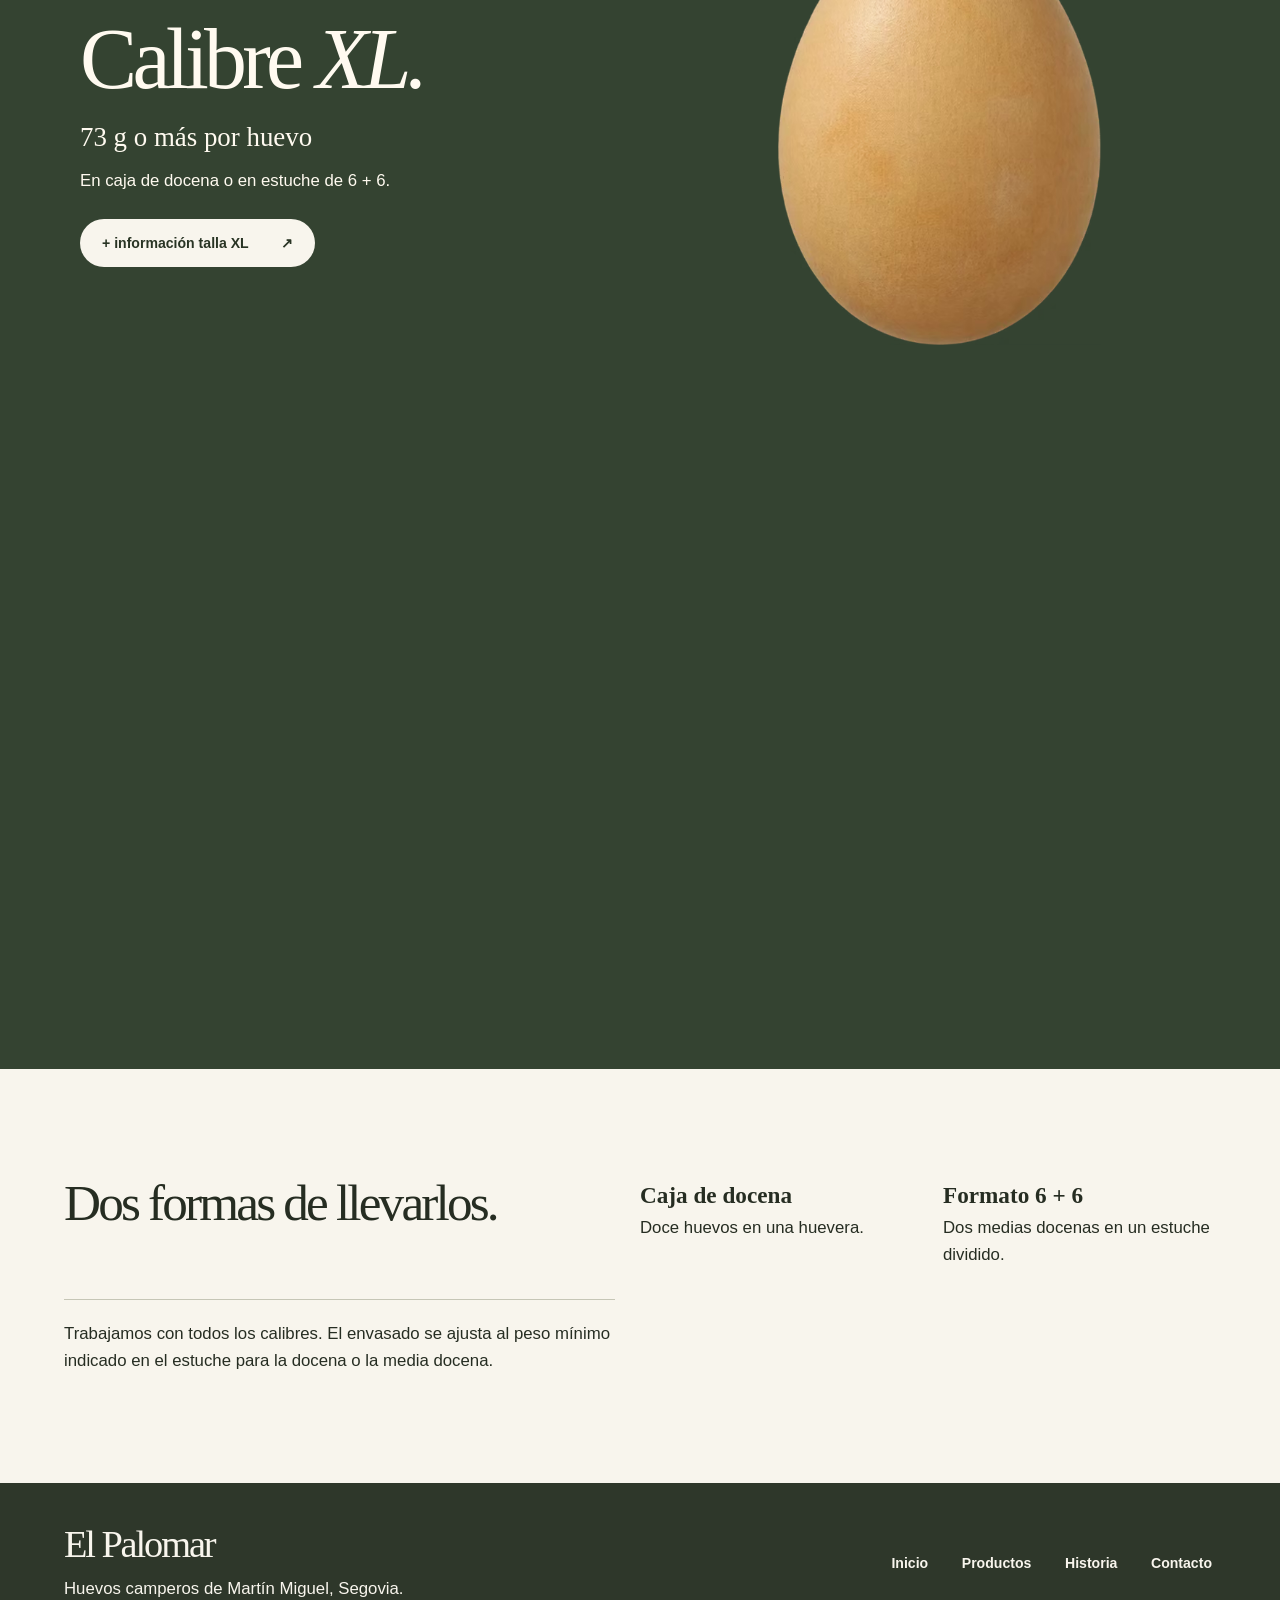
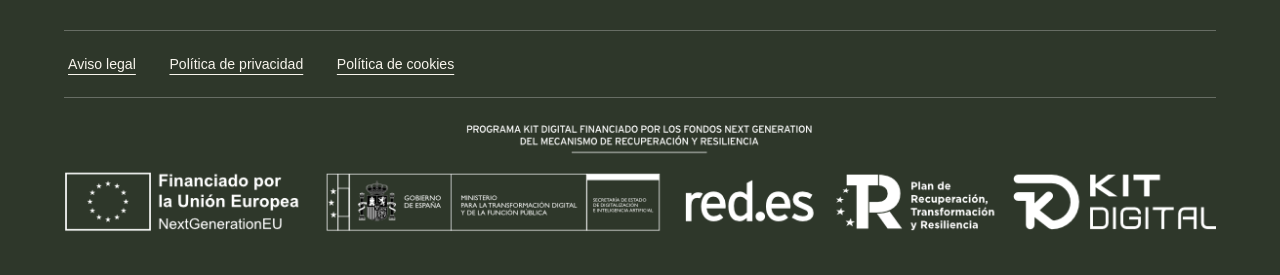
<file: productos/index.html>
<!doctype html>
<html lang="es"><head><meta charset="utf-8"><meta name="viewport" content="width=device-width,initial-scale=1"><meta name="theme-color" content="#f8f5ed">
<noscript><style>.scroll-scene{height:auto}.sticky{position:relative}.sticky>.intro,.pause{display:none}.home .top{position:sticky;left:auto;transform:none;visibility:visible}.scrolled .center{visibility:visible}</style></noscript><title>Productos · El Palomar</title><meta name="description" content="Catálogo de huevos camperos S, M, L y XL con pesos y formatos de envasado."><link rel="icon" href="../assets/favicon.svg" type="image/svg+xml"><style>:root{--paper:#f8f5ed;--ink:#262d22;--olive:#455138;--line:#c6c6b6;--gutter:clamp(20px,5vw,96px);color:var(--ink);background:var(--paper);font:16px/1.55 Georgia,serif}
*{box-sizing:border-box}body{margin:0}a{color:inherit;text-underline-offset:5px}a:focus-visible{outline:3px solid #993914;outline-offset:3px}img,video{display:block}h1,h2,h3,p{margin:0}h1,h2,.word,.eggname{font-weight:400;line-height:.99;letter-spacing:-.055em}h1,h2{font-size:clamp(3.25rem,7.5vw,8.5rem);text-wrap:balance}em{font-weight:400}p{max-width:59ch}p:not(.kicker,.place){font:1.05rem/1.62 Arial,sans-serif}
.skip{position:fixed;z-index:20;background:white;padding:12px;top:0;left:0;transform:translateY(-130%)}.skip:focus{transform:none}
.top,.center{background:#faf9f2;color:#252b21;display:flex;align-items:center;border:1px solid #e0dfd3;border-radius:60px;z-index:5}.top{position:sticky;top:10px;justify-content:space-between;gap:16px;margin:10px auto 0;padding:6px 24px;width:min(940px,calc(100% - 32px));box-shadow:0 3px 20px #20271110}.home .top{position:fixed;left:50%;transform:translateX(-50%);margin:0;visibility:visible}.home.scrolled .top,.home .top:focus-within{visibility:visible}.word{font-size:1.65rem;text-decoration:none;white-space:nowrap}.top nav,footer nav{display:flex;gap:clamp(6px,2vw,28px);flex-wrap:wrap}.top nav a,.center>a,footer nav a,.button,.down,.email,.detail>div>a:first-child{font:600 .88rem/1.3 Arial,sans-serif}.top nav a,.center>a,footer nav a{padding:12px 4px;text-decoration:none}.top nav a[aria-current],nav a:hover{text-decoration:underline}
.scroll-scene{height:185svh}.sticky{position:sticky;top:0;height:100svh;padding:12px}.landscape{position:absolute;inset:12px;overflow:hidden;border-radius:clamp(20px,3vw,54px);background:#b6b09c;clip-path:inset(var(--v,0%) var(--h,0%) round var(--r,3vw))}.landscape img,.landscape video,.shade{position:absolute;inset:0;width:100%;height:100%;object-fit:cover}.landscape video:not(.playing){visibility:hidden}.shade{background:linear-gradient(0deg,#151b12bf,transparent 35%,transparent 83%,#151b1226)}.hero-copy{position:absolute;bottom:7%;left:var(--gutter);color:#fff;opacity:var(--copy,1);pointer-events:none}.place,.kicker{font:600 .72rem/1.6 Arial,sans-serif;text-transform:uppercase;letter-spacing:.16em}.place span{margin:0 .4em}.hero-copy h1{margin-top:.1em;font-size:clamp(3rem,6.8vw,8rem)}.center{position:absolute;top:50%;left:50%;transform:translate(-50%,-50%);width:min(530px,86%);min-height:78px;padding:0 clamp(16px,2.5vw,40px);justify-content:space-between;box-shadow:0 8px 25px #17190e18}.brand img{width:clamp(108px,12vw,171px);height:auto;mix-blend-mode:multiply}.down{position:absolute;right:var(--gutter);bottom:7%;width:50px;height:50px;border:1px solid #fff9;border-radius:100%;color:white;background:#343c2e;display:grid;place-content:center;text-decoration:none;font-size:1.4rem}.scrolled .center,.scrolled .down{visibility:hidden}
.intro,.collection,.formats,.story,.contact,.detail{padding:clamp(65px,8.5vw,150px) var(--gutter)}.intro{text-align:center;display:grid;justify-items:center;gap:22px}.intro p:last-child{max-width:520px}.kicker{color:var(--olive);margin-bottom:16px}.collection{background:#e8eadc}.collection>p:not(.kicker){margin-top:18px}.eggs{display:grid;grid-template-columns:repeat(4,1fr);gap:clamp(14px,2.6vw,54px);margin-top:32px}.egg{min-width:0;text-decoration:none;font:normal .95rem/1.5 Arial,sans-serif}.shelf{height:clamp(150px,21vw,350px);display:flex;align-items:flex-end;justify-content:center;background:radial-gradient(ellipse 32% 4% at 50% 96%,#49402c28,transparent);padding-bottom:6px}.shelf img{height:var(--size);width:auto;max-width:96%;object-fit:contain;transform-origin:center bottom}.egg:hover .shelf img{scale:1.035}.eggname{font:normal clamp(1.7rem,3vw,3rem)/1.2 Georgia,serif;border-top:1px solid #a5ac97;display:flex;align-items:center;justify-content:space-between;margin:16px 0 5px;padding-top:12px}.eggname span{font:normal 1rem Arial,sans-serif}.story,.detail,.contact{display:grid;grid-template-columns:1fr 1fr;gap:7vw;align-items:center}.portrait,.sample{border-radius:48% 48% 8px 8px;background:radial-gradient(ellipse at 48% 40%,#ecc497,#cd9c74);display:grid;justify-items:center;align-items:end;padding:34px 12px 0;overflow:hidden}.portrait img{height:clamp(310px,41vw,660px);width:auto}.story h1,.story h2,.contact h1,.detail h1{margin-bottom:26px}.story p+p{margin-top:14px}.button{display:inline-flex;align-items:center;gap:32px;border-radius:40px;background:var(--ink);color:white;text-decoration:none;padding:15px 22px;margin-top:24px}.button:hover{background:var(--olive)}.formats{display:grid;grid-template-columns:2fr 1fr 1fr;gap:30px}.formats h2{font-size:clamp(2.6rem,4vw,5rem)}.formats h3{font-size:1.45rem}.note{grid-column:1/-1;border-top:1px solid var(--line);padding-top:20px}.sample{background:#e6e7d6;border-radius:14px;align-items:center;min-height:370px}.sample img{width:45%;height:auto}.detail .kicker{margin-top:35px}.weight{font-weight:bold!important;margin-bottom:12px}.contact img{width:100%;height:auto;border-radius:100px 12px 12px 12px}.email{display:inline-block;margin:22px 0;font-size:clamp(1rem,2vw,1.55rem)}address{font-style:normal}footer{padding:42px var(--gutter);display:flex;align-items:center;justify-content:space-between;gap:24px;background:#2e372a;color:var(--paper)}footer .word{font-size:2.4rem}footer p{margin-top:10px}
@media(max-width:700px){.sticky{padding:6px}.landscape{inset:6px}.center{min-height:62px}.top{padding:5px 10px;gap:6px;top:6px;width:calc(100% - 12px)}.top .word{font-size:1.12rem}.top nav{gap:2px}.top nav a{font-size:.77rem;padding:12px 5px}.hero-copy{bottom:8%;max-width:80%}.hero-copy h1{max-width:8ch}.down{bottom:8%}.eggs{grid-template-columns:1fr 1fr;row-gap:30px}.shelf{height:clamp(145px,39vw,245px)}.story,.detail,.contact,.formats{grid-template-columns:1fr}.story,.detail,.contact{gap:38px}.portrait img{height:350px}.formats{gap:22px}.sample{min-height:290px}.sample img{height:245px;width:auto}footer{flex-direction:column;align-items:start}footer nav{gap:16px}}
@media(max-width:350px){.top .word{display:none}.top{justify-content:center}.center{width:92%}}
@media(prefers-reduced-motion:reduce){::view-transition-group(*){animation:none}}
.scroll-scene{position:relative;height:215svh}.sticky>.intro{position:absolute;inset:0;align-content:center;opacity:var(--intro,0);pointer-events:none}.pause{position:absolute;right:var(--gutter);top:6%;display:grid;place-content:center;width:44px;height:44px;border:1px solid #fff9;background:#313b2c;color:white;border-radius:100%;font-size:1.1rem;cursor:pointer}.scrolled .pause{visibility:hidden}#presentacion{position:absolute;top:84svh}

.bird-stage{position:absolute;top:calc(25svh - var(--lift,0svh));left:0;width:100%;display:grid;justify-items:center;pointer-events:none}
.pair{width:min(88vw,53svh);height:auto;filter:drop-shadow(0 4px 3px #332b211c)}
.bird-stage .intro{opacity:var(--intro,0);padding:clamp(8px,1.6svh,18px) 18px 0;gap:6px}
.bird-stage .intro h2{font-size:clamp(2rem,6.6svh,5rem)}
.bird-stage .intro .kicker{margin:0}
.bird-stage .intro p:last-child{max-width:56ch;font-size:clamp(.86rem,1.9svh,1.08rem);line-height:1.4}
.collection{background-color:#e9eadf;background-image:linear-gradient(180deg,#f8f5edf5 0%,#f8f5eddd 25%,#f8f5ed30 47%,#f8f5ed66 64%,#f2f1e8f5 84%),url('../assets/pradera.avif');background-size:cover;background-position:center}
.eggname{border-color:#555847}.eggname span{background:#f7f5eb;border-radius:100%;padding:7px}
.related{padding:0 var(--gutter) clamp(50px,7vw,110px)}.related h2{font-size:clamp(2.6rem,5vw,5rem)}.related .eggs{grid-template-columns:repeat(3,minmax(0,1fr))}
.portrait{position:relative}.motion-control{position:absolute;right:18px;bottom:18px;border:1px solid #fff9;border-radius:50%;width:44px;height:44px;background:#303b2b;color:white;cursor:pointer}
.sample{background:linear-gradient(0deg,#f8f5edcc,transparent 55%),url('../assets/pradera-cerca.avif') center/cover}.sample img{object-fit:contain}.egg img{object-fit:contain}
@media(max-width:700px){.collection{background-size:auto 100%,auto 100%;background-position:center}.collection .egg{background:#f8f5eddd;border-radius:12px;padding:8px}.related .eggs{gap:10px}.related .eggname{font-size:1.25rem}.related .eggname span{display:none}.related .shelf{height:28vw}.related .egg{font-size:.82rem}}
@media(max-height:550px){.pair{width:min(80vw,41svh)}.bird-stage{top:calc(30svh - var(--lift,0svh))}.bird-stage .intro .kicker{display:none}.bird-stage .intro h2{font-size:1.65rem}}
.shelf,.sample{position:relative}.asset-motion{position:absolute;display:block;visibility:hidden;object-fit:contain;pointer-events:none}.asset-motion.is-playing{visibility:visible}.motion-control{z-index:1}.pair{filter:none}

@media(max-width:700px){.collection{background-image:linear-gradient(180deg,#f8f5edf5 0%,#f8f5eddd 25%,#f8f5ed30 47%,#f8f5ed66 64%,#f2f1e8f5 84%),url('../assets/pradera-vertical.avif')}}
.turn-control{position:absolute;bottom:12px;right:12px;z-index:1;background:#293424;color:white;font:600 .84rem Arial,sans-serif;border:0;border-radius:40px;padding:13px 17px;cursor:pointer}

.burger,.mobile-sheet{display:none}
@media(max-width:700px){
  @supports selector(:popover-open){
    .home .center,.home .top,.inside .top{display:none}
    .burger{position:fixed;right:max(16px,env(safe-area-inset-right));top:max(16px,env(safe-area-inset-top));z-index:9;display:grid;align-content:center;justify-items:center;gap:4px;width:50px;height:50px;padding:0;border:1px solid #d7d7ca;border-radius:50%;background:#faf9f2;color:var(--ink);box-shadow:0 4px 18px #222a1b17;cursor:pointer}
    .burger span{height:2px;width:21px;background:currentColor;border-radius:2px;transition:transform .24s,opacity .18s}
    body:has(.mobile-sheet:popover-open) .burger span:first-child{transform:translateY(6px) rotate(45deg)}
    body:has(.mobile-sheet:popover-open) .burger span:nth-child(2){opacity:0}
    body:has(.mobile-sheet:popover-open) .burger span:last-child{transform:translateY(-6px) rotate(-45deg)}
    .mobile-sheet{position:fixed;inset:0;margin:0;width:100%;max-width:none;height:100dvh;max-height:none;overflow:auto;overscroll-behavior:contain;border:0;border-radius:0;color:var(--ink);padding:max(16px,env(safe-area-inset-top)) max(24px,env(safe-area-inset-right)) max(28px,env(safe-area-inset-bottom)) max(24px,env(safe-area-inset-left));grid-template-rows:auto 1fr;--menu-origin:50% 78%;clip-path:ellipse(8% 5% at var(--menu-origin));opacity:0;transform:translateY(100%);transition:clip-path .5s cubic-bezier(.2,.75,.2,1),transform .5s cubic-bezier(.2,.75,.2,1),opacity .5s ease,display .5s allow-discrete,overlay .5s allow-discrete}
    .mobile-sheet:popover-open{display:grid;opacity:1;clip-path:ellipse(155% 160% at var(--menu-origin));transform:translateY(0)}
    @starting-style{.mobile-sheet:popover-open{opacity:0;clip-path:ellipse(8% 5% at var(--menu-origin));transform:translateY(100%)}}
    .mobile-sheet::backdrop{background:#20271d26}
    html:has(.mobile-sheet:popover-open){overflow:hidden}
    .sheet-head{display:flex;align-items:center;justify-content:flex-end;margin-bottom:10px}
    .sheet-head .word{font-size:1.45rem}
    .sheet-close{width:44px;height:44px;border:0;border-radius:50%;background:transparent;color:var(--ink);font:300 2rem/1 Arial,sans-serif;cursor:pointer}
    .mobile-sheet nav a{display:flex;align-items:center;justify-content:space-between;min-height:clamp(52px,8dvh,78px);border-top:1px solid var(--line);font:normal clamp(1.8rem,6.8vw,3rem)/1.2 Georgia,serif;letter-spacing:-.04em;text-decoration:none}
    .mobile-sheet nav a[aria-current=page]::after{content:'';width:7px;height:7px;border-radius:50%;background:var(--olive)}
    .mobile-sheet :focus-visible,.burger:focus-visible{outline:3px solid #993914;outline-offset:2px}
    .home .pause{left:auto;right:var(--gutter);top:auto;bottom:calc(8% + 60px);width:50px;height:50px}
  }
}
@media(prefers-reduced-motion:reduce){.mobile-sheet,.burger span{transition:none}}

.walkthrough{background:#344331;color:#fffaf0}
.walk-heading{display:flex;align-items:center;justify-content:space-between;gap:24px;flex-wrap:wrap;padding:clamp(42px,6vw,86px) var(--gutter) 34px}
.walk-heading nav{display:flex;gap:6px}.walk-heading nav a{border:1px solid #d4d9c488;border-radius:50%;width:44px;height:44px;display:grid;place-items:center;text-decoration:none;font:600 .86rem Arial,sans-serif}.walk-heading nav a:hover{background:#fffaf0;color:#344331}
.calibre-chapter{scroll-margin-top:66px}.calibre-frame{position:relative;isolation:isolate;background:#344331;overflow:hidden}
.calibre-frame::before{content:'';position:absolute;z-index:-1;inset:0;background:linear-gradient(90deg,#25342299,#223020e8),url('../assets/pradera.avif') center/cover}
.calibre-chapter:nth-of-type(even) .calibre-frame::before{background-image:linear-gradient(90deg,#223020e8,#25342299),url('../assets/pradera.avif')}
.calibre-layout{margin:auto;width:min(1120px,89%);display:grid;grid-template-columns:1fr 1fr;gap:7%;align-items:center;min-height:min(82svh,850px);padding:60px 0}
.calibre-chapter:nth-of-type(even) .shell-space{order:2}
.shell-space{display:grid;place-items:center}.shell-model{position:relative;height:calc(clamp(230px,49svh,510px) * var(--proportion));transform:scale(var(--grow,1));transform-origin:center}.shell-model img{width:auto;height:100%;max-width:100%;object-fit:contain}
.calibre-copy{transform:translateY(var(--rise,0px))}.calibre-copy .kicker{color:#e5e9d4}.calibre-copy .calibre-title{font:400 clamp(3rem,6.7vw,7rem)/1 Georgia,serif;letter-spacing:-.055em;margin-bottom:18px}.calibre-copy .calibre-weight{font:400 clamp(1.25rem,2.1vw,2rem)/1.3 Georgia,serif;margin-bottom:12px}
.calibre-copy .button{background:#f8f5ed;color:#293424}.walkthrough a:focus-visible{outline-color:#ffdf93}
@media(prefers-reduced-motion:no-preference) and (min-height:300px){.calibre-chapter{height:155svh}.calibre-frame{position:sticky;top:0}.calibre-layout{min-height:100svh}}
@media(max-width:700px){.walk-heading{gap:18px}.calibre-layout{grid-template-columns:1fr;align-content:center;gap:22px;text-align:center;padding:68px 0 28px}.calibre-chapter:nth-of-type(even) .shell-space{order:0}.shell-model{height:calc(min(35svh,300px) * var(--proportion))}.calibre-copy p{margin-inline:auto}.calibre-copy .calibre-title{font-size:clamp(2.8rem,9vw,4rem);margin-bottom:8px}.calibre-copy .kicker{margin-bottom:8px}.calibre-copy .button{margin-top:14px}.calibre-chapter .calibre-frame::before,.calibre-chapter:nth-of-type(even) .calibre-frame::before{background:linear-gradient(0deg,#233122f7,#28392388),url('../assets/pradera-vertical.avif') center/cover}}

@view-transition{navigation:none}
.frying-egg{display:block;aspect-ratio:9/5;object-fit:contain;height:auto;width:min(64vw,36rem,74svh);background:transparent}
.menu-film{display:grid;place-items:center}.menu-film .frying-egg{width:min(100%,200px,32svh)}
.mobile-sheet{background:white}

.calibre-run{position:relative;isolation:isolate}
.pasture{display:none}
.egg-flight{position:fixed;z-index:4;pointer-events:none;transform-origin:center;left:0;top:0}
.egg-flight img{position:absolute;inset:0;width:100%;height:100%}
.shell-model.in-flight{visibility:hidden}
.calibre-chapter:not(#calibre-s) .calibre-frame::before{background-image:linear-gradient(90deg,#233123d9,#2331239c),url('../assets/horizonte.avif')}
#calibre-m .calibre-frame::before{background-position:0% center}
#calibre-l .calibre-frame::before{background-position:50% center}
#calibre-xl .calibre-frame::before{background-position:100% center}
@media(prefers-reduced-motion:no-preference) and (min-height:300px){
.walk-enabled .pasture{display:block;position:sticky;top:0;height:100svh;margin-bottom:-100svh;background:linear-gradient(90deg,#25342299,#223020e8),url('../assets/pradera.avif') center/cover}
.pasture-next{height:100%;opacity:var(--field-mix,0);background:linear-gradient(90deg,#243422b8,#223020c9),url('../assets/horizonte.avif') var(--field-pan,0%) center/cover}
.walk-enabled .calibre-frame{background:transparent}.walk-enabled .calibre-frame::before{display:none}
}
@media(max-width:700px){.walk-enabled .pasture{background-image:linear-gradient(0deg,#233122f7,#28392388),url('../assets/pradera-vertical.avif')}.pasture-next{background-image:linear-gradient(0deg,#233122f7,#28392388),url('../assets/horizonte-movil.avif')}}
.shell-model.in-flight{opacity:0}
@media(max-height:450px){.menu-film .frying-egg{width:min(130px,26svh)}}
@media(max-height:479px) and (min-aspect-ratio:1/1){.calibre-layout{grid-template-columns:1fr 1fr;gap:4%;padding:42px 0 18px;text-align:left}.shell-model{height:calc(54svh * var(--proportion))}.calibre-copy .calibre-title{font-size:2.3rem;margin-bottom:5px}.calibre-copy .kicker{margin:0}.calibre-copy .calibre-weight{margin-bottom:3px}.calibre-copy .button{margin-top:8px}.calibre-chapter:nth-of-type(even) .shell-space{order:2}}

@media(max-width:700px){
  .menu-body{align-self:center;width:min(100%,32rem);margin-inline:auto;display:grid;gap:clamp(12px,3.6dvh,36px)}
  .mobile-sheet nav a{min-height:clamp(52px,8.6dvh,80px);font-size:clamp(2rem,8.2vw,3.6rem)}
  .menu-film .frying-egg{width:min(72vw,300px,46dvh)}
}
@media(max-width:700px) and (max-height:480px) and (orientation:landscape){
  .mobile-sheet{--menu-origin:76% 55%}
  .menu-body{width:100%;grid-template-columns:1fr 1fr;align-items:center;gap:24px}
  .menu-film .frying-egg{width:min(100%,220px)}
  .mobile-sheet nav a{font-size:1.75rem;min-height:46px}
}

.story{position:relative;isolation:isolate;z-index:1;background-color:#263723;background-image:linear-gradient(90deg,#24332368,#19281be8 59%,#19281bf2),url('../assets/horizonte.avif');background-position:center;background-size:cover;color:#fffaf0}
.story .portrait{background:transparent;border-radius:0;overflow:visible}
.story-copy{position:relative}.story-copy .kicker{color:#e6ead8}.story-copy h1,.story-copy h2{font-size:clamp(3rem,5.6vw,6.5rem)}.story-copy .button{background:#f8f5ed;color:#293424}
@media(max-width:700px){.story{background-image:linear-gradient(0deg,#19281bf0 10%,#203321cc 72%,#24332388),url('../assets/horizonte-movil.avif');gap:24px}.story .portrait{padding-top:0}.story .portrait img{height:min(32svh,300px);width:auto}.story-copy h1,.story-copy h2{margin-bottom:18px}}
@media(prefers-reduced-motion:no-preference){
  .mobile-sheet:popover-open .albumen{transform-origin:155px 117px;animation:albumen-set 1.12s cubic-bezier(.21,.68,.28,1) both}
  .mobile-sheet:popover-open .set-white{animation:white-bloom 1.08s ease-out both}
  .mobile-sheet:popover-open .yolk-dome{transform-origin:158px 137px;animation:yolk-settle .85s ease-out both}
}
@keyframes albumen-set{0%{opacity:.18;transform:scale(.67,.73)}45%{opacity:.76;transform:scale(.93,.95)}100%{opacity:1;transform:scale(1)}}
@keyframes white-bloom{from{opacity:0}to{opacity:.56}}
@keyframes yolk-settle{0%{transform:scale(.94,1.07)}65%{transform:scale(1.015,.985)}100%{transform:scale(1)}}

.brand-link{display:inline-flex;align-items:center;flex-shrink:0;border-radius:8px}
.brand-link img{width:100px;height:auto}


footer{display:block}.footer-main{display:flex;align-items:center;justify-content:space-between;gap:24px}.legal-links{border-top:1px solid #ffffff45;margin-top:28px;padding:12px 0}.legal-links a{text-decoration:underline;font-weight:400}.funding{border-top:1px solid #ffffff45;padding-top:26px}.funding>img{width:100%;max-width:1180px;height:auto;margin:auto}.funding-mobile{display:none}
.legal-page{max-width:850px;padding:clamp(76px,9vw,140px) var(--gutter);margin:auto;box-sizing:content-box}.legal-page h1{font-size:clamp(2.8rem,6vw,5.8rem)}.legal-page h2{font-size:clamp(1.65rem,3vw,2.2rem);margin:40px 0 14px}.legal-page p{max-width:70ch}.legal-page p+p{margin-top:12px}.legal-page a{overflow-wrap:anywhere}
@media(max-width:700px){.footer-main{display:grid}.legal-links{gap:0 16px}.funding>img{display:none}.funding-mobile{max-width:380px;margin:auto;display:flex;align-items:center;justify-content:center;flex-wrap:wrap;gap:14px 4%}.funding-mobile svg{display:block;overflow:hidden;max-width:100%;height:auto}.funding-mobile svg:first-child{width:90%;margin:0 4% 4px}.funding-mobile svg:nth-child(2){width:37%}.funding-mobile svg:nth-child(3){width:54%}.funding-mobile svg:nth-child(n+4){width:27%}}

.product-page{isolation:isolate;display:flow-root;background:#263925;color:#fffaf0}
.product-page::before{content:"";position:fixed;inset:0;z-index:-1;pointer-events:none;background:linear-gradient(90deg,rgba(27,43,25,.35),rgba(19,32,20,.83) 57%,rgba(19,32,20,.89)),url('../assets/pradera.avif') center/cover}
.product-page .sample{background:none;border-radius:0}
.product-page .detail .kicker{color:#e9ecd9}
.product-page .button,.product-page .turn-control{background:#faf8ed;color:#253222}
.product-page .formats,.product-page .related{background:linear-gradient(90deg,#172c1ab3,#19291cc2)}
.product-page .note,.product-page .eggname{border-color:#e7ead58c}
.product-page .eggname span{color:#293424}
.product-page main a:focus-visible,.product-page main button:focus-visible{outline:3px solid #ffda8d;outline-offset:4px}
@media(max-width:700px){
  .product-page::before{background:linear-gradient(180deg,#172b214f,#172b21df 53%,#172b21eb),url('../assets/pradera-vertical.avif') center/cover}
  .product-page .related .egg{background:transparent}
}
.menu-body>.brand-link{justify-self:center}
.menu-body>.brand-link img{width:clamp(96px,18dvh,145px);height:auto}
@media(max-width:700px) and (max-height:480px) and (orientation:landscape){
  .menu-body{row-gap:4px}
  .menu-body>nav{grid-area:1/1/3/2}
  .menu-body>.brand-link{grid-area:1/2}.menu-body>.brand-link img{width:86px}
  .menu-body>.menu-film{grid-area:2/2}
}
</style><script defer src="../app.js?v=cabecera"></script></head>
<body class="inside"><a class="skip" href="#principal">Saltar al contenido</a><header class="top"><a class="brand-link" href="../" aria-label="El Palomar, inicio"><img src="../assets/el-palomar.svg" width="1272" height="759" alt="El Palomar"></a><nav aria-label="Principal"><a href="../">Inicio</a><a href="../productos/" aria-current="page">Productos</a><a href="../historia/">Historia</a><a href="../contacto/">Contacto</a></nav></header>
<button class="burger" type="button" popovertarget="mobile-menu" aria-label="Menú principal" aria-controls="mobile-menu"><span></span><span></span><span></span></button>
<div class="mobile-sheet" id="mobile-menu" popover="auto"><div class="sheet-head"><button type="button" class="sheet-close" autofocus aria-label="Cerrar menú" popovertarget="mobile-menu" popovertargetaction="hide">×</button></div><div class="menu-body"><a class="brand-link" href="../" aria-label="El Palomar, inicio"><img src="../assets/el-palomar.svg" width="1272" height="759" alt="El Palomar"></a><nav aria-label="Menú móvil"><a href="../">Inicio</a><a href="../productos/" aria-current="page">Productos</a><a href="../historia/">Historia</a><a href="../contacto/">Contacto</a></nav><div class="menu-film"><svg xmlns="http://www.w3.org/2000/svg" class="frying-egg" viewBox="0 0 400 225" aria-hidden="true" focusable="false">
  <defs>
    <radialGradient id="menu-egg-white" cx=".42" cy=".36" r=".73">
      <stop stop-color="#fffbed"/><stop offset=".55" stop-color="#fffef9"/><stop offset=".86" stop-color="#eee9d8"/><stop offset=".96" stop-color="#e2d6b8"/><stop offset="1" stop-color="#d9c79e"/>
    </radialGradient>
    <radialGradient id="menu-egg-yolk" cx=".36" cy=".27" r=".8">
      <stop stop-color="#ffda67"/><stop offset=".34" stop-color="#ffc440"/><stop offset=".72" stop-color="#f9a223"/><stop offset=".95" stop-color="#e48b1c"/><stop offset="1" stop-color="#da8320"/>
    </radialGradient>
    <radialGradient id="menu-egg-light"><stop stop-color="#fff4c5" stop-opacity=".85"/><stop offset="1" stop-color="#fff4c5" stop-opacity="0"/></radialGradient>
    <radialGradient id="menu-egg-shade"><stop stop-color="#916e34" stop-opacity=".25"/><stop offset="1" stop-color="#916e34" stop-opacity="0"/></radialGradient>
    <path id="menu-egg-edge" d="M38 125C36 112 49 100 64 95C78 90 80 76 98 68C116 60 130 67 148 63C167 59 171 47 194 49C217 50 231 64 252 65C278 66 291 60 312 72C326 80 326 91 342 99C359 108 370 120 365 133C363 149 348 150 336 163C325 177 309 183 288 180C266 176 253 184 231 182C206 181 194 173 173 177C149 182 135 191 111 184C93 179 82 169 66 166C46 161 32 147 38 125Z"/>
  </defs>
  <g class="albumen">
    <use href="#menu-egg-edge" fill="#dfd2b4" transform="translate(0 1.5)"/>
    <use href="#menu-egg-edge" fill="url(#menu-egg-white)"/>
    <g class="set-white" fill="#fff" opacity=".56">
      <path d="M51 125C61 104 83 110 99 89C111 73 131 79 141 79C124 88 115 99 106 113C92 132 64 135 51 125Z"/>
      <path d="M231 76C256 86 279 70 301 78C319 84 322 98 337 106C311 99 303 108 283 102C263 96 245 97 231 76Z"/>
    </g>
  </g>
  <g class="yolk-dome">
    <ellipse cx="161" cy="131" rx="66" ry="34" fill="url(#menu-egg-shade)"/>
    <path d="M105 121C105 99 126 79 153 77C180 74 205 90 210 112C216 134 196 145 170 148C139 152 107 144 105 126Z" fill="url(#menu-egg-yolk)"/>
    <ellipse cx="139" cy="95" rx="21" ry="8" transform="rotate(-22 139 95)" fill="url(#menu-egg-light)"/>
  </g>
</svg>
</div></div></div>
<main id="principal"><section class="walkthrough"><div class="walk-heading"><h1>Cuatro <em>calibres.</em></h1>
      <nav aria-label="Elegir calibre"><a href="#calibre-s" aria-label="Ir al calibre S">S</a><a href="#calibre-m" aria-label="Ir al calibre M">M</a><a href="#calibre-l" aria-label="Ir al calibre L">L</a><a href="#calibre-xl" aria-label="Ir al calibre XL">XL</a></nav></div><div class="calibre-run"><div class="pasture" aria-hidden="true"><div class="pasture-next"></div></div><article class="calibre-chapter" id="calibre-s" style="--proportion:0.76">
          <div class="calibre-frame"><div class="calibre-layout">
            <div class="shell-space"><div class="shell-model"><img loading="lazy" src="../assets/cascaron-s.avif" data-turn="../assets/cascaron-s-giro.webp" width="447" height="610" alt="Huevo campero de calibre S"></div></div>
            <div class="calibre-copy"><p class="kicker">Huevo campero · Pequeño</p><h2 class="calibre-title">Calibre <em>S.</em></h2>
            <p class="calibre-weight">Menos de 53 g por huevo</p><p>En caja de docena o en estuche de 6 + 6.</p>
            <a class="button" href="../productos/s/">+ información talla S <span aria-hidden="true">↗</span></a></div>
          </div></div></article><article class="calibre-chapter" id="calibre-m" style="--proportion:0.84">
          <div class="calibre-frame"><div class="calibre-layout">
            <div class="shell-space"><div class="shell-model"><img loading="lazy" src="../assets/cascaron-m.avif" data-turn="../assets/cascaron-m-giro.webp" width="445" height="610" alt="Huevo campero de calibre M"></div></div>
            <div class="calibre-copy"><p class="kicker">Huevo campero · Mediano</p><h2 class="calibre-title">Calibre <em>M.</em></h2>
            <p class="calibre-weight">53 a menos de 63 g por huevo</p><p>En caja de docena o en estuche de 6 + 6.</p>
            <a class="button" href="../productos/m/">+ información talla M <span aria-hidden="true">↗</span></a></div>
          </div></div></article><article class="calibre-chapter" id="calibre-l" style="--proportion:0.92">
          <div class="calibre-frame"><div class="calibre-layout">
            <div class="shell-space"><div class="shell-model"><img loading="lazy" src="../assets/cascaron-l.avif" data-turn="../assets/cascaron-l-giro.webp" width="446" height="610" alt="Huevo campero de calibre L"></div></div>
            <div class="calibre-copy"><p class="kicker">Huevo campero · Grande</p><h2 class="calibre-title">Calibre <em>L.</em></h2>
            <p class="calibre-weight">63 a menos de 73 g por huevo</p><p>En caja de docena o en estuche de 6 + 6.</p>
            <a class="button" href="../productos/l/">+ información talla L <span aria-hidden="true">↗</span></a></div>
          </div></div></article><article class="calibre-chapter" id="calibre-xl" style="--proportion:1.00">
          <div class="calibre-frame"><div class="calibre-layout">
            <div class="shell-space"><div class="shell-model"><img loading="lazy" src="../assets/cascaron-xl.avif" data-turn="../assets/cascaron-xl-giro.webp" width="446" height="610" alt="Huevo campero de calibre XL"></div></div>
            <div class="calibre-copy"><p class="kicker">Huevo campero · Muy grande</p><h2 class="calibre-title">Calibre <em>XL.</em></h2>
            <p class="calibre-weight">73 g o más por huevo</p><p>En caja de docena o en estuche de 6 + 6.</p>
            <a class="button" href="../productos/xl/">+ información talla XL <span aria-hidden="true">↗</span></a></div>
          </div></div></article></div></section><section class="formats"><h2>Dos formas de llevarlos.</h2><div><h3>Caja de docena</h3><p>Doce huevos en una huevera.</p></div><div><h3>Formato 6 + 6</h3><p>Dos medias docenas en un estuche dividido.</p></div><p class="note">Trabajamos con todos los calibres. El envasado se ajusta al peso mínimo indicado en el estuche para la docena o la media docena.</p></section></main>
<footer><div class="footer-main"><div><a class="word" href="../">El Palomar</a><p>Huevos camperos de Martín Miguel, Segovia.</p></div><nav aria-label="Pie de página"><a href="../">Inicio</a><a href="../productos/" aria-current="page">Productos</a><a href="../historia/">Historia</a><a href="../contacto/">Contacto</a></nav></div>
<nav class="legal-links" aria-label="Información legal"><a href="../aviso-legal/">Aviso legal</a><a href="../politica-de-privacidad/">Política de privacidad</a><a href="../politica-de-cookies/">Política de cookies</a></nav>
<div class="funding"><img width="1180" height="112" loading="lazy" src="../assets/kit-digital.png" alt="Programa Kit Digital financiado por la Unión Europea – NextGenerationEU. Gobierno de España, Red.es, Plan de Recuperación, Transformación y Resiliencia y Kit Digital."><div class="funding-mobile" role="img" aria-label="Programa Kit Digital financiado por la Unión Europea – NextGenerationEU. Gobierno de España, Red.es, Plan de Recuperación, Transformación y Resiliencia y Kit Digital."><svg viewBox="395 0 390 26" width="390" height="26" aria-hidden="true"><image href="../assets/kit-digital.png" width="1180" height="112"/></svg><svg viewBox="0 46 252 66" width="252" height="66" aria-hidden="true"><image href="../assets/kit-digital.png" width="1180" height="112"/></svg><svg viewBox="265 46 348 66" width="348" height="66" aria-hidden="true"><image href="../assets/kit-digital.png" width="1180" height="112"/></svg><svg viewBox="630 46 151 66" width="151" height="66" aria-hidden="true"><image href="../assets/kit-digital.png" width="1180" height="112"/></svg><svg viewBox="785 46 181 66" width="181" height="66" aria-hidden="true"><image href="../assets/kit-digital.png" width="1180" height="112"/></svg><svg viewBox="968 46 212 66" width="212" height="66" aria-hidden="true"><image href="../assets/kit-digital.png" width="1180" height="112"/></svg></div></div></footer></body></html>
</file>
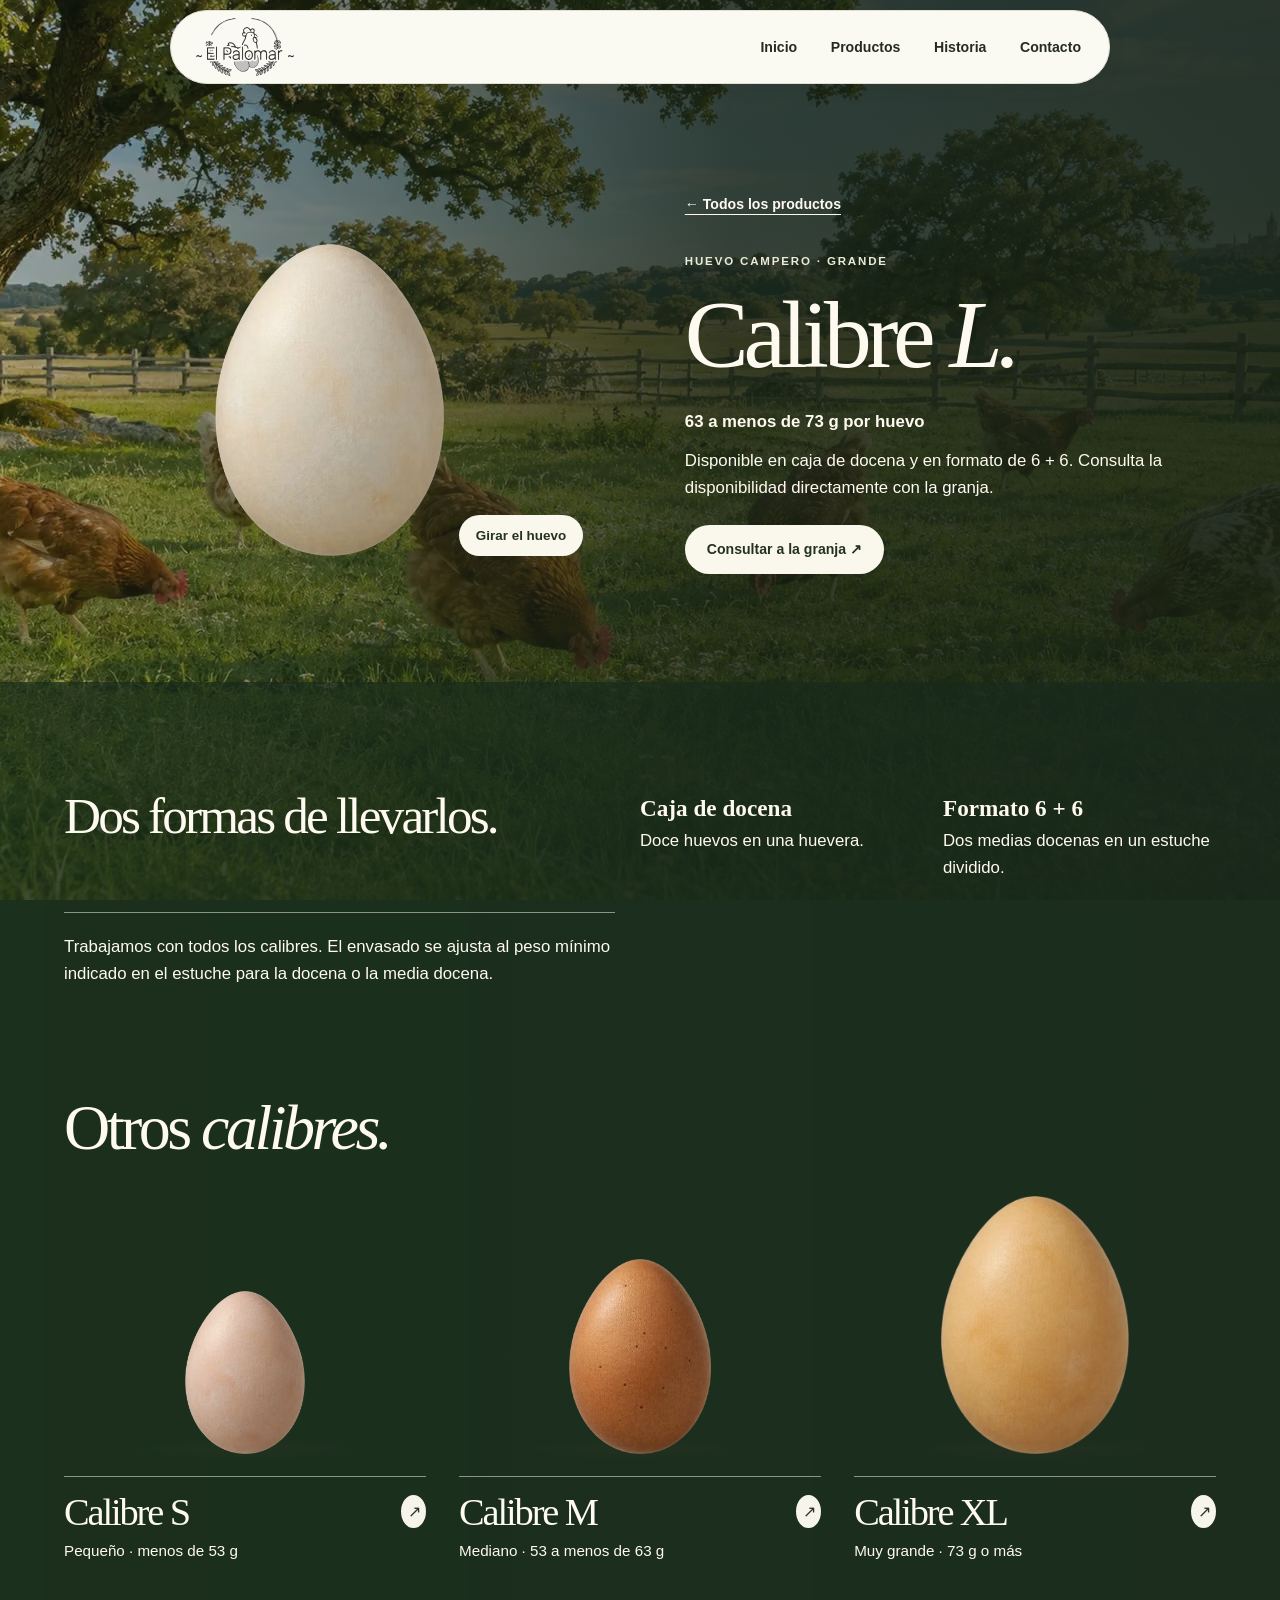
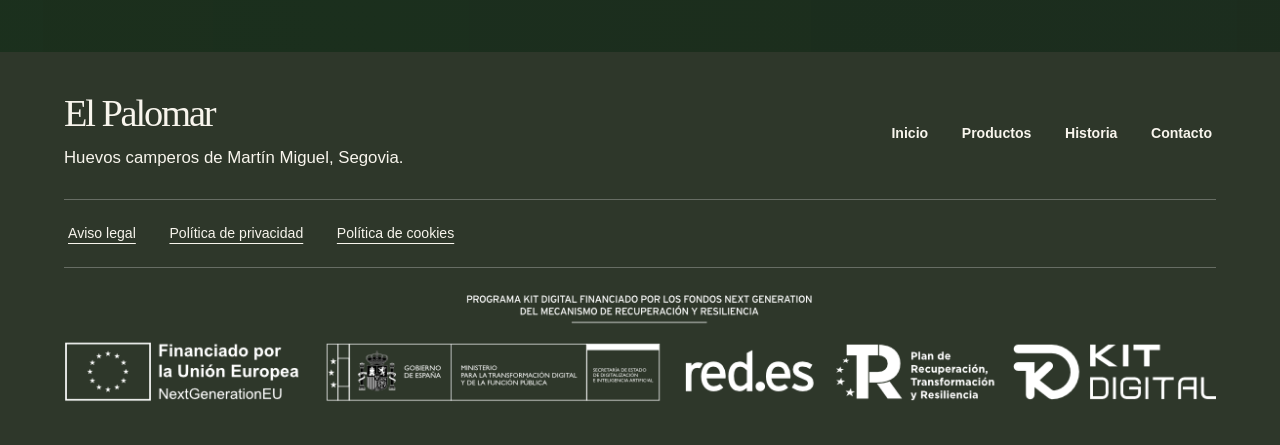
<file: productos/l/index.html>
<!doctype html>
<html lang="es"><head><meta charset="utf-8"><meta name="viewport" content="width=device-width,initial-scale=1"><meta name="theme-color" content="#f8f5ed">
<noscript><style>.scroll-scene{height:auto}.sticky{position:relative}.sticky>.intro,.pause{display:none}.home .top{position:sticky;left:auto;transform:none;visibility:visible}.scrolled .center{visibility:visible}</style></noscript><title>Huevo campero calibre L · El Palomar</title><meta name="description" content="Huevo campero grande, calibre L, de 63 a menos de 73 g. Consulta sus formatos."><link rel="icon" href="../../assets/favicon.svg" type="image/svg+xml"><style>:root{--paper:#f8f5ed;--ink:#262d22;--olive:#455138;--line:#c6c6b6;--gutter:clamp(20px,5vw,96px);color:var(--ink);background:var(--paper);font:16px/1.55 Georgia,serif}
*{box-sizing:border-box}body{margin:0}a{color:inherit;text-underline-offset:5px}a:focus-visible{outline:3px solid #993914;outline-offset:3px}img,video{display:block}h1,h2,h3,p{margin:0}h1,h2,.word,.eggname{font-weight:400;line-height:.99;letter-spacing:-.055em}h1,h2{font-size:clamp(3.25rem,7.5vw,8.5rem);text-wrap:balance}em{font-weight:400}p{max-width:59ch}p:not(.kicker,.place){font:1.05rem/1.62 Arial,sans-serif}
.skip{position:fixed;z-index:20;background:white;padding:12px;top:0;left:0;transform:translateY(-130%)}.skip:focus{transform:none}
.top,.center{background:#faf9f2;color:#252b21;display:flex;align-items:center;border:1px solid #e0dfd3;border-radius:60px;z-index:5}.top{position:sticky;top:10px;justify-content:space-between;gap:16px;margin:10px auto 0;padding:6px 24px;width:min(940px,calc(100% - 32px));box-shadow:0 3px 20px #20271110}.home .top{position:fixed;left:50%;transform:translateX(-50%);margin:0;visibility:visible}.home.scrolled .top,.home .top:focus-within{visibility:visible}.word{font-size:1.65rem;text-decoration:none;white-space:nowrap}.top nav,footer nav{display:flex;gap:clamp(6px,2vw,28px);flex-wrap:wrap}.top nav a,.center>a,footer nav a,.button,.down,.email,.detail>div>a:first-child{font:600 .88rem/1.3 Arial,sans-serif}.top nav a,.center>a,footer nav a{padding:12px 4px;text-decoration:none}.top nav a[aria-current],nav a:hover{text-decoration:underline}
.scroll-scene{height:185svh}.sticky{position:sticky;top:0;height:100svh;padding:12px}.landscape{position:absolute;inset:12px;overflow:hidden;border-radius:clamp(20px,3vw,54px);background:#b6b09c;clip-path:inset(var(--v,0%) var(--h,0%) round var(--r,3vw))}.landscape img,.landscape video,.shade{position:absolute;inset:0;width:100%;height:100%;object-fit:cover}.landscape video:not(.playing){visibility:hidden}.shade{background:linear-gradient(0deg,#151b12bf,transparent 35%,transparent 83%,#151b1226)}.hero-copy{position:absolute;bottom:7%;left:var(--gutter);color:#fff;opacity:var(--copy,1);pointer-events:none}.place,.kicker{font:600 .72rem/1.6 Arial,sans-serif;text-transform:uppercase;letter-spacing:.16em}.place span{margin:0 .4em}.hero-copy h1{margin-top:.1em;font-size:clamp(3rem,6.8vw,8rem)}.center{position:absolute;top:50%;left:50%;transform:translate(-50%,-50%);width:min(530px,86%);min-height:78px;padding:0 clamp(16px,2.5vw,40px);justify-content:space-between;box-shadow:0 8px 25px #17190e18}.brand img{width:clamp(108px,12vw,171px);height:auto;mix-blend-mode:multiply}.down{position:absolute;right:var(--gutter);bottom:7%;width:50px;height:50px;border:1px solid #fff9;border-radius:100%;color:white;background:#343c2e;display:grid;place-content:center;text-decoration:none;font-size:1.4rem}.scrolled .center,.scrolled .down{visibility:hidden}
.intro,.collection,.formats,.story,.contact,.detail{padding:clamp(65px,8.5vw,150px) var(--gutter)}.intro{text-align:center;display:grid;justify-items:center;gap:22px}.intro p:last-child{max-width:520px}.kicker{color:var(--olive);margin-bottom:16px}.collection{background:#e8eadc}.collection>p:not(.kicker){margin-top:18px}.eggs{display:grid;grid-template-columns:repeat(4,1fr);gap:clamp(14px,2.6vw,54px);margin-top:32px}.egg{min-width:0;text-decoration:none;font:normal .95rem/1.5 Arial,sans-serif}.shelf{height:clamp(150px,21vw,350px);display:flex;align-items:flex-end;justify-content:center;background:radial-gradient(ellipse 32% 4% at 50% 96%,#49402c28,transparent);padding-bottom:6px}.shelf img{height:var(--size);width:auto;max-width:96%;object-fit:contain;transform-origin:center bottom}.egg:hover .shelf img{scale:1.035}.eggname{font:normal clamp(1.7rem,3vw,3rem)/1.2 Georgia,serif;border-top:1px solid #a5ac97;display:flex;align-items:center;justify-content:space-between;margin:16px 0 5px;padding-top:12px}.eggname span{font:normal 1rem Arial,sans-serif}.story,.detail,.contact{display:grid;grid-template-columns:1fr 1fr;gap:7vw;align-items:center}.portrait,.sample{border-radius:48% 48% 8px 8px;background:radial-gradient(ellipse at 48% 40%,#ecc497,#cd9c74);display:grid;justify-items:center;align-items:end;padding:34px 12px 0;overflow:hidden}.portrait img{height:clamp(310px,41vw,660px);width:auto}.story h1,.story h2,.contact h1,.detail h1{margin-bottom:26px}.story p+p{margin-top:14px}.button{display:inline-flex;align-items:center;gap:32px;border-radius:40px;background:var(--ink);color:white;text-decoration:none;padding:15px 22px;margin-top:24px}.button:hover{background:var(--olive)}.formats{display:grid;grid-template-columns:2fr 1fr 1fr;gap:30px}.formats h2{font-size:clamp(2.6rem,4vw,5rem)}.formats h3{font-size:1.45rem}.note{grid-column:1/-1;border-top:1px solid var(--line);padding-top:20px}.sample{background:#e6e7d6;border-radius:14px;align-items:center;min-height:370px}.sample img{width:45%;height:auto}.detail .kicker{margin-top:35px}.weight{font-weight:bold!important;margin-bottom:12px}.contact img{width:100%;height:auto;border-radius:100px 12px 12px 12px}.email{display:inline-block;margin:22px 0;font-size:clamp(1rem,2vw,1.55rem)}address{font-style:normal}footer{padding:42px var(--gutter);display:flex;align-items:center;justify-content:space-between;gap:24px;background:#2e372a;color:var(--paper)}footer .word{font-size:2.4rem}footer p{margin-top:10px}
@media(max-width:700px){.sticky{padding:6px}.landscape{inset:6px}.center{min-height:62px}.top{padding:5px 10px;gap:6px;top:6px;width:calc(100% - 12px)}.top .word{font-size:1.12rem}.top nav{gap:2px}.top nav a{font-size:.77rem;padding:12px 5px}.hero-copy{bottom:8%;max-width:80%}.hero-copy h1{max-width:8ch}.down{bottom:8%}.eggs{grid-template-columns:1fr 1fr;row-gap:30px}.shelf{height:clamp(145px,39vw,245px)}.story,.detail,.contact,.formats{grid-template-columns:1fr}.story,.detail,.contact{gap:38px}.portrait img{height:350px}.formats{gap:22px}.sample{min-height:290px}.sample img{height:245px;width:auto}footer{flex-direction:column;align-items:start}footer nav{gap:16px}}
@media(max-width:350px){.top .word{display:none}.top{justify-content:center}.center{width:92%}}
@media(prefers-reduced-motion:reduce){::view-transition-group(*){animation:none}}
.scroll-scene{position:relative;height:215svh}.sticky>.intro{position:absolute;inset:0;align-content:center;opacity:var(--intro,0);pointer-events:none}.pause{position:absolute;right:var(--gutter);top:6%;display:grid;place-content:center;width:44px;height:44px;border:1px solid #fff9;background:#313b2c;color:white;border-radius:100%;font-size:1.1rem;cursor:pointer}.scrolled .pause{visibility:hidden}#presentacion{position:absolute;top:84svh}

.bird-stage{position:absolute;top:calc(25svh - var(--lift,0svh));left:0;width:100%;display:grid;justify-items:center;pointer-events:none}
.pair{width:min(88vw,53svh);height:auto;filter:drop-shadow(0 4px 3px #332b211c)}
.bird-stage .intro{opacity:var(--intro,0);padding:clamp(8px,1.6svh,18px) 18px 0;gap:6px}
.bird-stage .intro h2{font-size:clamp(2rem,6.6svh,5rem)}
.bird-stage .intro .kicker{margin:0}
.bird-stage .intro p:last-child{max-width:56ch;font-size:clamp(.86rem,1.9svh,1.08rem);line-height:1.4}
.collection{background-color:#e9eadf;background-image:linear-gradient(180deg,#f8f5edf5 0%,#f8f5eddd 25%,#f8f5ed30 47%,#f8f5ed66 64%,#f2f1e8f5 84%),url('../../assets/pradera.avif');background-size:cover;background-position:center}
.eggname{border-color:#555847}.eggname span{background:#f7f5eb;border-radius:100%;padding:7px}
.related{padding:0 var(--gutter) clamp(50px,7vw,110px)}.related h2{font-size:clamp(2.6rem,5vw,5rem)}.related .eggs{grid-template-columns:repeat(3,minmax(0,1fr))}
.portrait{position:relative}.motion-control{position:absolute;right:18px;bottom:18px;border:1px solid #fff9;border-radius:50%;width:44px;height:44px;background:#303b2b;color:white;cursor:pointer}
.sample{background:linear-gradient(0deg,#f8f5edcc,transparent 55%),url('../../assets/pradera-cerca.avif') center/cover}.sample img{object-fit:contain}.egg img{object-fit:contain}
@media(max-width:700px){.collection{background-size:auto 100%,auto 100%;background-position:center}.collection .egg{background:#f8f5eddd;border-radius:12px;padding:8px}.related .eggs{gap:10px}.related .eggname{font-size:1.25rem}.related .eggname span{display:none}.related .shelf{height:28vw}.related .egg{font-size:.82rem}}
@media(max-height:550px){.pair{width:min(80vw,41svh)}.bird-stage{top:calc(30svh - var(--lift,0svh))}.bird-stage .intro .kicker{display:none}.bird-stage .intro h2{font-size:1.65rem}}
.shelf,.sample{position:relative}.asset-motion{position:absolute;display:block;visibility:hidden;object-fit:contain;pointer-events:none}.asset-motion.is-playing{visibility:visible}.motion-control{z-index:1}.pair{filter:none}

@media(max-width:700px){.collection{background-image:linear-gradient(180deg,#f8f5edf5 0%,#f8f5eddd 25%,#f8f5ed30 47%,#f8f5ed66 64%,#f2f1e8f5 84%),url('../../assets/pradera-vertical.avif')}}
.turn-control{position:absolute;bottom:12px;right:12px;z-index:1;background:#293424;color:white;font:600 .84rem Arial,sans-serif;border:0;border-radius:40px;padding:13px 17px;cursor:pointer}

.burger,.mobile-sheet{display:none}
@media(max-width:700px){
  @supports selector(:popover-open){
    .home .center,.home .top,.inside .top{display:none}
    .burger{position:fixed;right:max(16px,env(safe-area-inset-right));top:max(16px,env(safe-area-inset-top));z-index:9;display:grid;align-content:center;justify-items:center;gap:4px;width:50px;height:50px;padding:0;border:1px solid #d7d7ca;border-radius:50%;background:#faf9f2;color:var(--ink);box-shadow:0 4px 18px #222a1b17;cursor:pointer}
    .burger span{height:2px;width:21px;background:currentColor;border-radius:2px;transition:transform .24s,opacity .18s}
    body:has(.mobile-sheet:popover-open) .burger span:first-child{transform:translateY(6px) rotate(45deg)}
    body:has(.mobile-sheet:popover-open) .burger span:nth-child(2){opacity:0}
    body:has(.mobile-sheet:popover-open) .burger span:last-child{transform:translateY(-6px) rotate(-45deg)}
    .mobile-sheet{position:fixed;inset:0;margin:0;width:100%;max-width:none;height:100dvh;max-height:none;overflow:auto;overscroll-behavior:contain;border:0;border-radius:0;color:var(--ink);padding:max(16px,env(safe-area-inset-top)) max(24px,env(safe-area-inset-right)) max(28px,env(safe-area-inset-bottom)) max(24px,env(safe-area-inset-left));grid-template-rows:auto 1fr;--menu-origin:50% 78%;clip-path:ellipse(8% 5% at var(--menu-origin));opacity:0;transform:translateY(100%);transition:clip-path .5s cubic-bezier(.2,.75,.2,1),transform .5s cubic-bezier(.2,.75,.2,1),opacity .5s ease,display .5s allow-discrete,overlay .5s allow-discrete}
    .mobile-sheet:popover-open{display:grid;opacity:1;clip-path:ellipse(155% 160% at var(--menu-origin));transform:translateY(0)}
    @starting-style{.mobile-sheet:popover-open{opacity:0;clip-path:ellipse(8% 5% at var(--menu-origin));transform:translateY(100%)}}
    .mobile-sheet::backdrop{background:#20271d26}
    html:has(.mobile-sheet:popover-open){overflow:hidden}
    .sheet-head{display:flex;align-items:center;justify-content:flex-end;margin-bottom:10px}
    .sheet-head .word{font-size:1.45rem}
    .sheet-close{width:44px;height:44px;border:0;border-radius:50%;background:transparent;color:var(--ink);font:300 2rem/1 Arial,sans-serif;cursor:pointer}
    .mobile-sheet nav a{display:flex;align-items:center;justify-content:space-between;min-height:clamp(52px,8dvh,78px);border-top:1px solid var(--line);font:normal clamp(1.8rem,6.8vw,3rem)/1.2 Georgia,serif;letter-spacing:-.04em;text-decoration:none}
    .mobile-sheet nav a[aria-current=page]::after{content:'';width:7px;height:7px;border-radius:50%;background:var(--olive)}
    .mobile-sheet :focus-visible,.burger:focus-visible{outline:3px solid #993914;outline-offset:2px}
    .home .pause{left:auto;right:var(--gutter);top:auto;bottom:calc(8% + 60px);width:50px;height:50px}
  }
}
@media(prefers-reduced-motion:reduce){.mobile-sheet,.burger span{transition:none}}

.walkthrough{background:#344331;color:#fffaf0}
.walk-heading{display:flex;align-items:center;justify-content:space-between;gap:24px;flex-wrap:wrap;padding:clamp(42px,6vw,86px) var(--gutter) 34px}
.walk-heading nav{display:flex;gap:6px}.walk-heading nav a{border:1px solid #d4d9c488;border-radius:50%;width:44px;height:44px;display:grid;place-items:center;text-decoration:none;font:600 .86rem Arial,sans-serif}.walk-heading nav a:hover{background:#fffaf0;color:#344331}
.calibre-chapter{scroll-margin-top:66px}.calibre-frame{position:relative;isolation:isolate;background:#344331;overflow:hidden}
.calibre-frame::before{content:'';position:absolute;z-index:-1;inset:0;background:linear-gradient(90deg,#25342299,#223020e8),url('../../assets/pradera.avif') center/cover}
.calibre-chapter:nth-of-type(even) .calibre-frame::before{background-image:linear-gradient(90deg,#223020e8,#25342299),url('../../assets/pradera.avif')}
.calibre-layout{margin:auto;width:min(1120px,89%);display:grid;grid-template-columns:1fr 1fr;gap:7%;align-items:center;min-height:min(82svh,850px);padding:60px 0}
.calibre-chapter:nth-of-type(even) .shell-space{order:2}
.shell-space{display:grid;place-items:center}.shell-model{position:relative;height:calc(clamp(230px,49svh,510px) * var(--proportion));transform:scale(var(--grow,1));transform-origin:center}.shell-model img{width:auto;height:100%;max-width:100%;object-fit:contain}
.calibre-copy{transform:translateY(var(--rise,0px))}.calibre-copy .kicker{color:#e5e9d4}.calibre-copy .calibre-title{font:400 clamp(3rem,6.7vw,7rem)/1 Georgia,serif;letter-spacing:-.055em;margin-bottom:18px}.calibre-copy .calibre-weight{font:400 clamp(1.25rem,2.1vw,2rem)/1.3 Georgia,serif;margin-bottom:12px}
.calibre-copy .button{background:#f8f5ed;color:#293424}.walkthrough a:focus-visible{outline-color:#ffdf93}
@media(prefers-reduced-motion:no-preference) and (min-height:300px){.calibre-chapter{height:155svh}.calibre-frame{position:sticky;top:0}.calibre-layout{min-height:100svh}}
@media(max-width:700px){.walk-heading{gap:18px}.calibre-layout{grid-template-columns:1fr;align-content:center;gap:22px;text-align:center;padding:68px 0 28px}.calibre-chapter:nth-of-type(even) .shell-space{order:0}.shell-model{height:calc(min(35svh,300px) * var(--proportion))}.calibre-copy p{margin-inline:auto}.calibre-copy .calibre-title{font-size:clamp(2.8rem,9vw,4rem);margin-bottom:8px}.calibre-copy .kicker{margin-bottom:8px}.calibre-copy .button{margin-top:14px}.calibre-chapter .calibre-frame::before,.calibre-chapter:nth-of-type(even) .calibre-frame::before{background:linear-gradient(0deg,#233122f7,#28392388),url('../../assets/pradera-vertical.avif') center/cover}}

@view-transition{navigation:none}
.frying-egg{display:block;aspect-ratio:9/5;object-fit:contain;height:auto;width:min(64vw,36rem,74svh);background:transparent}
.menu-film{display:grid;place-items:center}.menu-film .frying-egg{width:min(100%,200px,32svh)}
.mobile-sheet{background:white}

.calibre-run{position:relative;isolation:isolate}
.pasture{display:none}
.egg-flight{position:fixed;z-index:4;pointer-events:none;transform-origin:center;left:0;top:0}
.egg-flight img{position:absolute;inset:0;width:100%;height:100%}
.shell-model.in-flight{visibility:hidden}
.calibre-chapter:not(#calibre-s) .calibre-frame::before{background-image:linear-gradient(90deg,#233123d9,#2331239c),url('../../assets/horizonte.avif')}
#calibre-m .calibre-frame::before{background-position:0% center}
#calibre-l .calibre-frame::before{background-position:50% center}
#calibre-xl .calibre-frame::before{background-position:100% center}
@media(prefers-reduced-motion:no-preference) and (min-height:300px){
.walk-enabled .pasture{display:block;position:sticky;top:0;height:100svh;margin-bottom:-100svh;background:linear-gradient(90deg,#25342299,#223020e8),url('../../assets/pradera.avif') center/cover}
.pasture-next{height:100%;opacity:var(--field-mix,0);background:linear-gradient(90deg,#243422b8,#223020c9),url('../../assets/horizonte.avif') var(--field-pan,0%) center/cover}
.walk-enabled .calibre-frame{background:transparent}.walk-enabled .calibre-frame::before{display:none}
}
@media(max-width:700px){.walk-enabled .pasture{background-image:linear-gradient(0deg,#233122f7,#28392388),url('../../assets/pradera-vertical.avif')}.pasture-next{background-image:linear-gradient(0deg,#233122f7,#28392388),url('../../assets/horizonte-movil.avif')}}
.shell-model.in-flight{opacity:0}
@media(max-height:450px){.menu-film .frying-egg{width:min(130px,26svh)}}
@media(max-height:479px) and (min-aspect-ratio:1/1){.calibre-layout{grid-template-columns:1fr 1fr;gap:4%;padding:42px 0 18px;text-align:left}.shell-model{height:calc(54svh * var(--proportion))}.calibre-copy .calibre-title{font-size:2.3rem;margin-bottom:5px}.calibre-copy .kicker{margin:0}.calibre-copy .calibre-weight{margin-bottom:3px}.calibre-copy .button{margin-top:8px}.calibre-chapter:nth-of-type(even) .shell-space{order:2}}

@media(max-width:700px){
  .menu-body{align-self:center;width:min(100%,32rem);margin-inline:auto;display:grid;gap:clamp(12px,3.6dvh,36px)}
  .mobile-sheet nav a{min-height:clamp(52px,8.6dvh,80px);font-size:clamp(2rem,8.2vw,3.6rem)}
  .menu-film .frying-egg{width:min(72vw,300px,46dvh)}
}
@media(max-width:700px) and (max-height:480px) and (orientation:landscape){
  .mobile-sheet{--menu-origin:76% 55%}
  .menu-body{width:100%;grid-template-columns:1fr 1fr;align-items:center;gap:24px}
  .menu-film .frying-egg{width:min(100%,220px)}
  .mobile-sheet nav a{font-size:1.75rem;min-height:46px}
}

.story{position:relative;isolation:isolate;z-index:1;background-color:#263723;background-image:linear-gradient(90deg,#24332368,#19281be8 59%,#19281bf2),url('../../assets/horizonte.avif');background-position:center;background-size:cover;color:#fffaf0}
.story .portrait{background:transparent;border-radius:0;overflow:visible}
.story-copy{position:relative}.story-copy .kicker{color:#e6ead8}.story-copy h1,.story-copy h2{font-size:clamp(3rem,5.6vw,6.5rem)}.story-copy .button{background:#f8f5ed;color:#293424}
@media(max-width:700px){.story{background-image:linear-gradient(0deg,#19281bf0 10%,#203321cc 72%,#24332388),url('../../assets/horizonte-movil.avif');gap:24px}.story .portrait{padding-top:0}.story .portrait img{height:min(32svh,300px);width:auto}.story-copy h1,.story-copy h2{margin-bottom:18px}}
@media(prefers-reduced-motion:no-preference){
  .mobile-sheet:popover-open .albumen{transform-origin:155px 117px;animation:albumen-set 1.12s cubic-bezier(.21,.68,.28,1) both}
  .mobile-sheet:popover-open .set-white{animation:white-bloom 1.08s ease-out both}
  .mobile-sheet:popover-open .yolk-dome{transform-origin:158px 137px;animation:yolk-settle .85s ease-out both}
}
@keyframes albumen-set{0%{opacity:.18;transform:scale(.67,.73)}45%{opacity:.76;transform:scale(.93,.95)}100%{opacity:1;transform:scale(1)}}
@keyframes white-bloom{from{opacity:0}to{opacity:.56}}
@keyframes yolk-settle{0%{transform:scale(.94,1.07)}65%{transform:scale(1.015,.985)}100%{transform:scale(1)}}

.brand-link{display:inline-flex;align-items:center;flex-shrink:0;border-radius:8px}
.brand-link img{width:100px;height:auto}


footer{display:block}.footer-main{display:flex;align-items:center;justify-content:space-between;gap:24px}.legal-links{border-top:1px solid #ffffff45;margin-top:28px;padding:12px 0}.legal-links a{text-decoration:underline;font-weight:400}.funding{border-top:1px solid #ffffff45;padding-top:26px}.funding>img{width:100%;max-width:1180px;height:auto;margin:auto}.funding-mobile{display:none}
.legal-page{max-width:850px;padding:clamp(76px,9vw,140px) var(--gutter);margin:auto;box-sizing:content-box}.legal-page h1{font-size:clamp(2.8rem,6vw,5.8rem)}.legal-page h2{font-size:clamp(1.65rem,3vw,2.2rem);margin:40px 0 14px}.legal-page p{max-width:70ch}.legal-page p+p{margin-top:12px}.legal-page a{overflow-wrap:anywhere}
@media(max-width:700px){.footer-main{display:grid}.legal-links{gap:0 16px}.funding>img{display:none}.funding-mobile{max-width:380px;margin:auto;display:flex;align-items:center;justify-content:center;flex-wrap:wrap;gap:14px 4%}.funding-mobile svg{display:block;overflow:hidden;max-width:100%;height:auto}.funding-mobile svg:first-child{width:90%;margin:0 4% 4px}.funding-mobile svg:nth-child(2){width:37%}.funding-mobile svg:nth-child(3){width:54%}.funding-mobile svg:nth-child(n+4){width:27%}}

.product-page{isolation:isolate;display:flow-root;background:#263925;color:#fffaf0}
.product-page::before{content:"";position:fixed;inset:0;z-index:-1;pointer-events:none;background:linear-gradient(90deg,rgba(27,43,25,.35),rgba(19,32,20,.83) 57%,rgba(19,32,20,.89)),url('../../assets/pradera.avif') center/cover}
.product-page .sample{background:none;border-radius:0}
.product-page .detail .kicker{color:#e9ecd9}
.product-page .button,.product-page .turn-control{background:#faf8ed;color:#253222}
.product-page .formats,.product-page .related{background:linear-gradient(90deg,#172c1ab3,#19291cc2)}
.product-page .note,.product-page .eggname{border-color:#e7ead58c}
.product-page .eggname span{color:#293424}
.product-page main a:focus-visible,.product-page main button:focus-visible{outline:3px solid #ffda8d;outline-offset:4px}
@media(max-width:700px){
  .product-page::before{background:linear-gradient(180deg,#172b214f,#172b21df 53%,#172b21eb),url('../../assets/pradera-vertical.avif') center/cover}
  .product-page .related .egg{background:transparent}
}
.menu-body>.brand-link{justify-self:center}
.menu-body>.brand-link img{width:clamp(96px,18dvh,145px);height:auto}
@media(max-width:700px) and (max-height:480px) and (orientation:landscape){
  .menu-body{row-gap:4px}
  .menu-body>nav{grid-area:1/1/3/2}
  .menu-body>.brand-link{grid-area:1/2}.menu-body>.brand-link img{width:86px}
  .menu-body>.menu-film{grid-area:2/2}
}
</style><script defer src="../../app.js?v=cabecera"></script></head>
<body class="inside product-page"><a class="skip" href="#principal">Saltar al contenido</a><header class="top"><a class="brand-link" href="../../" aria-label="El Palomar, inicio"><img src="../../assets/el-palomar.svg" width="1272" height="759" alt="El Palomar"></a><nav aria-label="Principal"><a href="../../">Inicio</a><a href="../../productos/">Productos</a><a href="../../historia/">Historia</a><a href="../../contacto/">Contacto</a></nav></header>
<button class="burger" type="button" popovertarget="mobile-menu" aria-label="Menú principal" aria-controls="mobile-menu"><span></span><span></span><span></span></button>
<div class="mobile-sheet" id="mobile-menu" popover="auto"><div class="sheet-head"><button type="button" class="sheet-close" autofocus aria-label="Cerrar menú" popovertarget="mobile-menu" popovertargetaction="hide">×</button></div><div class="menu-body"><a class="brand-link" href="../../" aria-label="El Palomar, inicio"><img src="../../assets/el-palomar.svg" width="1272" height="759" alt="El Palomar"></a><nav aria-label="Menú móvil"><a href="../../">Inicio</a><a href="../../productos/">Productos</a><a href="../../historia/">Historia</a><a href="../../contacto/">Contacto</a></nav><div class="menu-film"><svg xmlns="http://www.w3.org/2000/svg" class="frying-egg" viewBox="0 0 400 225" aria-hidden="true" focusable="false">
  <defs>
    <radialGradient id="menu-egg-white" cx=".42" cy=".36" r=".73">
      <stop stop-color="#fffbed"/><stop offset=".55" stop-color="#fffef9"/><stop offset=".86" stop-color="#eee9d8"/><stop offset=".96" stop-color="#e2d6b8"/><stop offset="1" stop-color="#d9c79e"/>
    </radialGradient>
    <radialGradient id="menu-egg-yolk" cx=".36" cy=".27" r=".8">
      <stop stop-color="#ffda67"/><stop offset=".34" stop-color="#ffc440"/><stop offset=".72" stop-color="#f9a223"/><stop offset=".95" stop-color="#e48b1c"/><stop offset="1" stop-color="#da8320"/>
    </radialGradient>
    <radialGradient id="menu-egg-light"><stop stop-color="#fff4c5" stop-opacity=".85"/><stop offset="1" stop-color="#fff4c5" stop-opacity="0"/></radialGradient>
    <radialGradient id="menu-egg-shade"><stop stop-color="#916e34" stop-opacity=".25"/><stop offset="1" stop-color="#916e34" stop-opacity="0"/></radialGradient>
    <path id="menu-egg-edge" d="M38 125C36 112 49 100 64 95C78 90 80 76 98 68C116 60 130 67 148 63C167 59 171 47 194 49C217 50 231 64 252 65C278 66 291 60 312 72C326 80 326 91 342 99C359 108 370 120 365 133C363 149 348 150 336 163C325 177 309 183 288 180C266 176 253 184 231 182C206 181 194 173 173 177C149 182 135 191 111 184C93 179 82 169 66 166C46 161 32 147 38 125Z"/>
  </defs>
  <g class="albumen">
    <use href="#menu-egg-edge" fill="#dfd2b4" transform="translate(0 1.5)"/>
    <use href="#menu-egg-edge" fill="url(#menu-egg-white)"/>
    <g class="set-white" fill="#fff" opacity=".56">
      <path d="M51 125C61 104 83 110 99 89C111 73 131 79 141 79C124 88 115 99 106 113C92 132 64 135 51 125Z"/>
      <path d="M231 76C256 86 279 70 301 78C319 84 322 98 337 106C311 99 303 108 283 102C263 96 245 97 231 76Z"/>
    </g>
  </g>
  <g class="yolk-dome">
    <ellipse cx="161" cy="131" rx="66" ry="34" fill="url(#menu-egg-shade)"/>
    <path d="M105 121C105 99 126 79 153 77C180 74 205 90 210 112C216 134 196 145 170 148C139 152 107 144 105 126Z" fill="url(#menu-egg-yolk)"/>
    <ellipse cx="139" cy="95" rx="21" ry="8" transform="rotate(-22 139 95)" fill="url(#menu-egg-light)"/>
  </g>
</svg>
</div></div></div>
<main id="principal"><article class="detail"><div class="sample"><img width="224" height="280" src="../../assets/cascaron-l.avif" data-turn="../../assets/cascaron-l-giro.webp" alt="Huevo campero calibre L"><button type="button" class="turn-control">Girar el huevo</button></div><div><a href="../../productos/">← Todos los productos</a><p class="kicker">Huevo campero · Grande</p><h1>Calibre <em>L.</em></h1><p class="weight">63 a menos de 73 g por huevo</p><p>Disponible en caja de docena y en formato de 6 + 6. Consulta la disponibilidad directamente con la granja.</p><a class="button" href="../../contacto/">Consultar a la granja ↗</a></div></article><section class="formats"><h2>Dos formas de llevarlos.</h2><div><h3>Caja de docena</h3><p>Doce huevos en una huevera.</p></div><div><h3>Formato 6 + 6</h3><p>Dos medias docenas en un estuche dividido.</p></div><p class="note">Trabajamos con todos los calibres. El envasado se ajusta al peso mínimo indicado en el estuche para la docena o la media docena.</p></section><section class="related"><h2>Otros <em>calibres.</em></h2><div class="eggs"><a class="egg" href="../../productos/s/"><span class="shelf"><img width="224" height="280" style="--size:62%" loading="lazy" src="../../assets/cascaron-s.avif" data-turn="../../assets/cascaron-s-giro.webp" alt=""></span><span class="eggname">Calibre S<span aria-hidden="true">↗</span></span><span>Pequeño · menos de 53 g</span></a><a class="egg" href="../../productos/m/"><span class="shelf"><img width="224" height="280" style="--size:74%" loading="lazy" src="../../assets/cascaron-m.avif" data-turn="../../assets/cascaron-m-giro.webp" alt=""></span><span class="eggname">Calibre M<span aria-hidden="true">↗</span></span><span>Mediano · 53 a menos de 63 g</span></a><a class="egg" href="../../productos/xl/"><span class="shelf"><img width="224" height="280" style="--size:98%" loading="lazy" src="../../assets/cascaron-xl.avif" data-turn="../../assets/cascaron-xl-giro.webp" alt=""></span><span class="eggname">Calibre XL<span aria-hidden="true">↗</span></span><span>Muy grande · 73 g o más</span></a></div></section></main>
<footer><div class="footer-main"><div><a class="word" href="../../">El Palomar</a><p>Huevos camperos de Martín Miguel, Segovia.</p></div><nav aria-label="Pie de página"><a href="../../">Inicio</a><a href="../../productos/">Productos</a><a href="../../historia/">Historia</a><a href="../../contacto/">Contacto</a></nav></div>
<nav class="legal-links" aria-label="Información legal"><a href="../../aviso-legal/">Aviso legal</a><a href="../../politica-de-privacidad/">Política de privacidad</a><a href="../../politica-de-cookies/">Política de cookies</a></nav>
<div class="funding"><img width="1180" height="112" loading="lazy" src="../../assets/kit-digital.png" alt="Programa Kit Digital financiado por la Unión Europea – NextGenerationEU. Gobierno de España, Red.es, Plan de Recuperación, Transformación y Resiliencia y Kit Digital."><div class="funding-mobile" role="img" aria-label="Programa Kit Digital financiado por la Unión Europea – NextGenerationEU. Gobierno de España, Red.es, Plan de Recuperación, Transformación y Resiliencia y Kit Digital."><svg viewBox="395 0 390 26" width="390" height="26" aria-hidden="true"><image href="../../assets/kit-digital.png" width="1180" height="112"/></svg><svg viewBox="0 46 252 66" width="252" height="66" aria-hidden="true"><image href="../../assets/kit-digital.png" width="1180" height="112"/></svg><svg viewBox="265 46 348 66" width="348" height="66" aria-hidden="true"><image href="../../assets/kit-digital.png" width="1180" height="112"/></svg><svg viewBox="630 46 151 66" width="151" height="66" aria-hidden="true"><image href="../../assets/kit-digital.png" width="1180" height="112"/></svg><svg viewBox="785 46 181 66" width="181" height="66" aria-hidden="true"><image href="../../assets/kit-digital.png" width="1180" height="112"/></svg><svg viewBox="968 46 212 66" width="212" height="66" aria-hidden="true"><image href="../../assets/kit-digital.png" width="1180" height="112"/></svg></div></div></footer></body></html>
</file>
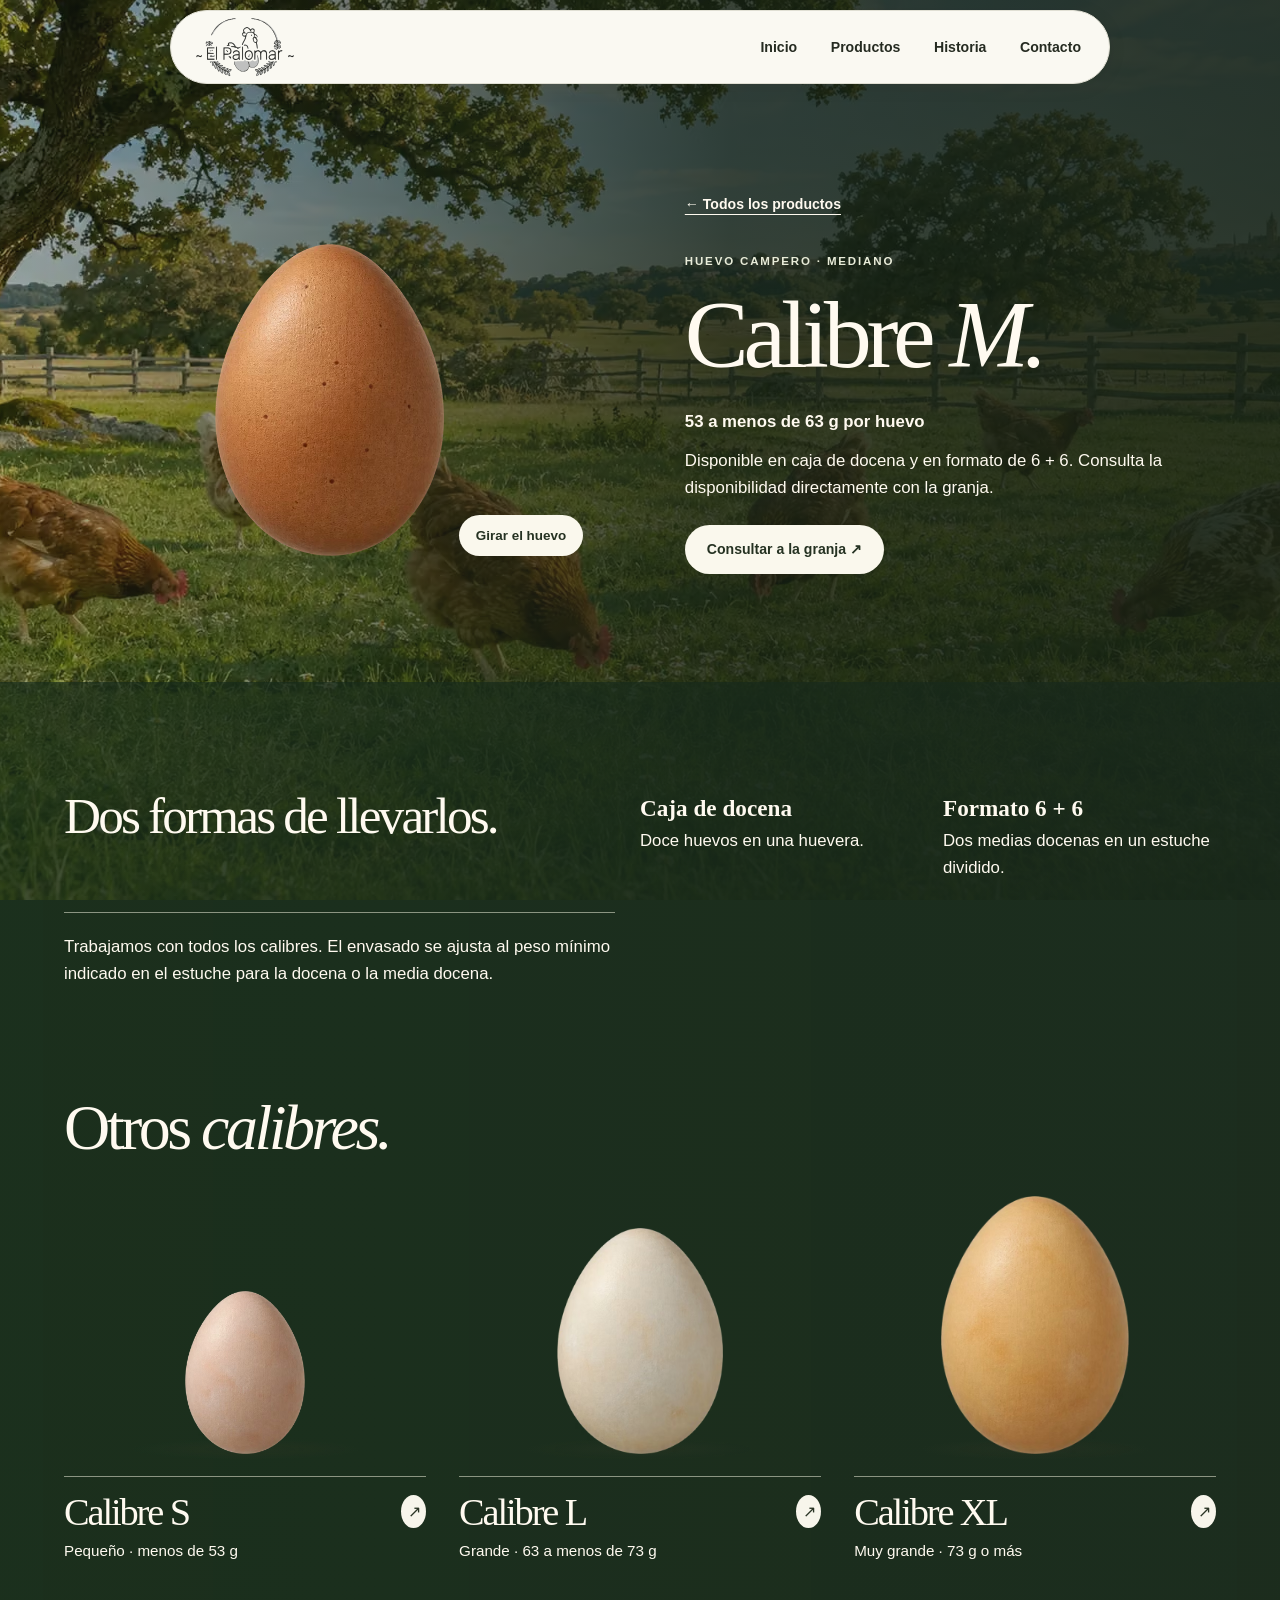
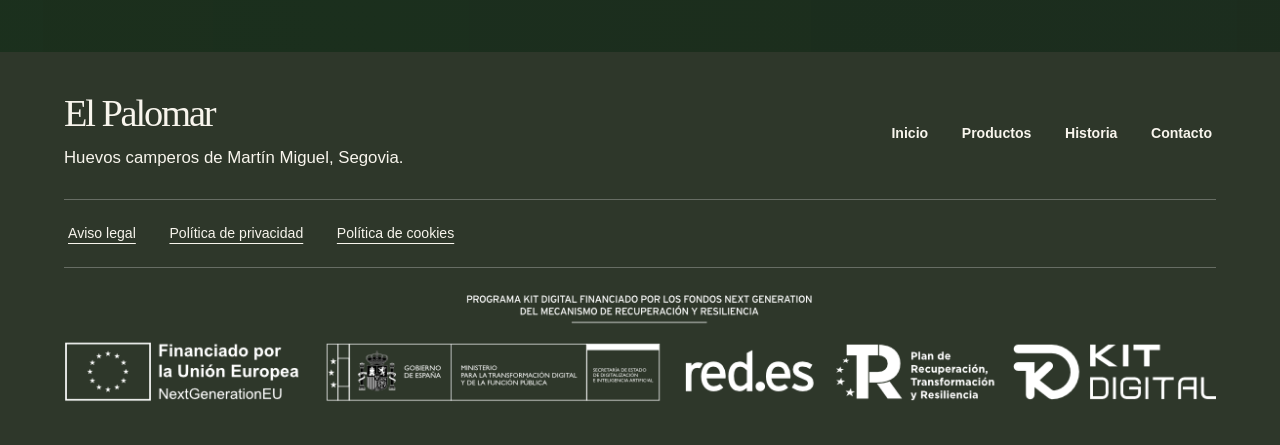
<file: productos/m/index.html>
<!doctype html>
<html lang="es"><head><meta charset="utf-8"><meta name="viewport" content="width=device-width,initial-scale=1"><meta name="theme-color" content="#f8f5ed">
<noscript><style>.scroll-scene{height:auto}.sticky{position:relative}.sticky>.intro,.pause{display:none}.home .top{position:sticky;left:auto;transform:none;visibility:visible}.scrolled .center{visibility:visible}</style></noscript><title>Huevo campero calibre M · El Palomar</title><meta name="description" content="Huevo campero mediano, calibre M, de 53 a menos de 63 g. Consulta sus formatos."><link rel="icon" href="../../assets/favicon.svg" type="image/svg+xml"><style>:root{--paper:#f8f5ed;--ink:#262d22;--olive:#455138;--line:#c6c6b6;--gutter:clamp(20px,5vw,96px);color:var(--ink);background:var(--paper);font:16px/1.55 Georgia,serif}
*{box-sizing:border-box}body{margin:0}a{color:inherit;text-underline-offset:5px}a:focus-visible{outline:3px solid #993914;outline-offset:3px}img,video{display:block}h1,h2,h3,p{margin:0}h1,h2,.word,.eggname{font-weight:400;line-height:.99;letter-spacing:-.055em}h1,h2{font-size:clamp(3.25rem,7.5vw,8.5rem);text-wrap:balance}em{font-weight:400}p{max-width:59ch}p:not(.kicker,.place){font:1.05rem/1.62 Arial,sans-serif}
.skip{position:fixed;z-index:20;background:white;padding:12px;top:0;left:0;transform:translateY(-130%)}.skip:focus{transform:none}
.top,.center{background:#faf9f2;color:#252b21;display:flex;align-items:center;border:1px solid #e0dfd3;border-radius:60px;z-index:5}.top{position:sticky;top:10px;justify-content:space-between;gap:16px;margin:10px auto 0;padding:6px 24px;width:min(940px,calc(100% - 32px));box-shadow:0 3px 20px #20271110}.home .top{position:fixed;left:50%;transform:translateX(-50%);margin:0;visibility:visible}.home.scrolled .top,.home .top:focus-within{visibility:visible}.word{font-size:1.65rem;text-decoration:none;white-space:nowrap}.top nav,footer nav{display:flex;gap:clamp(6px,2vw,28px);flex-wrap:wrap}.top nav a,.center>a,footer nav a,.button,.down,.email,.detail>div>a:first-child{font:600 .88rem/1.3 Arial,sans-serif}.top nav a,.center>a,footer nav a{padding:12px 4px;text-decoration:none}.top nav a[aria-current],nav a:hover{text-decoration:underline}
.scroll-scene{height:185svh}.sticky{position:sticky;top:0;height:100svh;padding:12px}.landscape{position:absolute;inset:12px;overflow:hidden;border-radius:clamp(20px,3vw,54px);background:#b6b09c;clip-path:inset(var(--v,0%) var(--h,0%) round var(--r,3vw))}.landscape img,.landscape video,.shade{position:absolute;inset:0;width:100%;height:100%;object-fit:cover}.landscape video:not(.playing){visibility:hidden}.shade{background:linear-gradient(0deg,#151b12bf,transparent 35%,transparent 83%,#151b1226)}.hero-copy{position:absolute;bottom:7%;left:var(--gutter);color:#fff;opacity:var(--copy,1);pointer-events:none}.place,.kicker{font:600 .72rem/1.6 Arial,sans-serif;text-transform:uppercase;letter-spacing:.16em}.place span{margin:0 .4em}.hero-copy h1{margin-top:.1em;font-size:clamp(3rem,6.8vw,8rem)}.center{position:absolute;top:50%;left:50%;transform:translate(-50%,-50%);width:min(530px,86%);min-height:78px;padding:0 clamp(16px,2.5vw,40px);justify-content:space-between;box-shadow:0 8px 25px #17190e18}.brand img{width:clamp(108px,12vw,171px);height:auto;mix-blend-mode:multiply}.down{position:absolute;right:var(--gutter);bottom:7%;width:50px;height:50px;border:1px solid #fff9;border-radius:100%;color:white;background:#343c2e;display:grid;place-content:center;text-decoration:none;font-size:1.4rem}.scrolled .center,.scrolled .down{visibility:hidden}
.intro,.collection,.formats,.story,.contact,.detail{padding:clamp(65px,8.5vw,150px) var(--gutter)}.intro{text-align:center;display:grid;justify-items:center;gap:22px}.intro p:last-child{max-width:520px}.kicker{color:var(--olive);margin-bottom:16px}.collection{background:#e8eadc}.collection>p:not(.kicker){margin-top:18px}.eggs{display:grid;grid-template-columns:repeat(4,1fr);gap:clamp(14px,2.6vw,54px);margin-top:32px}.egg{min-width:0;text-decoration:none;font:normal .95rem/1.5 Arial,sans-serif}.shelf{height:clamp(150px,21vw,350px);display:flex;align-items:flex-end;justify-content:center;background:radial-gradient(ellipse 32% 4% at 50% 96%,#49402c28,transparent);padding-bottom:6px}.shelf img{height:var(--size);width:auto;max-width:96%;object-fit:contain;transform-origin:center bottom}.egg:hover .shelf img{scale:1.035}.eggname{font:normal clamp(1.7rem,3vw,3rem)/1.2 Georgia,serif;border-top:1px solid #a5ac97;display:flex;align-items:center;justify-content:space-between;margin:16px 0 5px;padding-top:12px}.eggname span{font:normal 1rem Arial,sans-serif}.story,.detail,.contact{display:grid;grid-template-columns:1fr 1fr;gap:7vw;align-items:center}.portrait,.sample{border-radius:48% 48% 8px 8px;background:radial-gradient(ellipse at 48% 40%,#ecc497,#cd9c74);display:grid;justify-items:center;align-items:end;padding:34px 12px 0;overflow:hidden}.portrait img{height:clamp(310px,41vw,660px);width:auto}.story h1,.story h2,.contact h1,.detail h1{margin-bottom:26px}.story p+p{margin-top:14px}.button{display:inline-flex;align-items:center;gap:32px;border-radius:40px;background:var(--ink);color:white;text-decoration:none;padding:15px 22px;margin-top:24px}.button:hover{background:var(--olive)}.formats{display:grid;grid-template-columns:2fr 1fr 1fr;gap:30px}.formats h2{font-size:clamp(2.6rem,4vw,5rem)}.formats h3{font-size:1.45rem}.note{grid-column:1/-1;border-top:1px solid var(--line);padding-top:20px}.sample{background:#e6e7d6;border-radius:14px;align-items:center;min-height:370px}.sample img{width:45%;height:auto}.detail .kicker{margin-top:35px}.weight{font-weight:bold!important;margin-bottom:12px}.contact img{width:100%;height:auto;border-radius:100px 12px 12px 12px}.email{display:inline-block;margin:22px 0;font-size:clamp(1rem,2vw,1.55rem)}address{font-style:normal}footer{padding:42px var(--gutter);display:flex;align-items:center;justify-content:space-between;gap:24px;background:#2e372a;color:var(--paper)}footer .word{font-size:2.4rem}footer p{margin-top:10px}
@media(max-width:700px){.sticky{padding:6px}.landscape{inset:6px}.center{min-height:62px}.top{padding:5px 10px;gap:6px;top:6px;width:calc(100% - 12px)}.top .word{font-size:1.12rem}.top nav{gap:2px}.top nav a{font-size:.77rem;padding:12px 5px}.hero-copy{bottom:8%;max-width:80%}.hero-copy h1{max-width:8ch}.down{bottom:8%}.eggs{grid-template-columns:1fr 1fr;row-gap:30px}.shelf{height:clamp(145px,39vw,245px)}.story,.detail,.contact,.formats{grid-template-columns:1fr}.story,.detail,.contact{gap:38px}.portrait img{height:350px}.formats{gap:22px}.sample{min-height:290px}.sample img{height:245px;width:auto}footer{flex-direction:column;align-items:start}footer nav{gap:16px}}
@media(max-width:350px){.top .word{display:none}.top{justify-content:center}.center{width:92%}}
@media(prefers-reduced-motion:reduce){::view-transition-group(*){animation:none}}
.scroll-scene{position:relative;height:215svh}.sticky>.intro{position:absolute;inset:0;align-content:center;opacity:var(--intro,0);pointer-events:none}.pause{position:absolute;right:var(--gutter);top:6%;display:grid;place-content:center;width:44px;height:44px;border:1px solid #fff9;background:#313b2c;color:white;border-radius:100%;font-size:1.1rem;cursor:pointer}.scrolled .pause{visibility:hidden}#presentacion{position:absolute;top:84svh}

.bird-stage{position:absolute;top:calc(25svh - var(--lift,0svh));left:0;width:100%;display:grid;justify-items:center;pointer-events:none}
.pair{width:min(88vw,53svh);height:auto;filter:drop-shadow(0 4px 3px #332b211c)}
.bird-stage .intro{opacity:var(--intro,0);padding:clamp(8px,1.6svh,18px) 18px 0;gap:6px}
.bird-stage .intro h2{font-size:clamp(2rem,6.6svh,5rem)}
.bird-stage .intro .kicker{margin:0}
.bird-stage .intro p:last-child{max-width:56ch;font-size:clamp(.86rem,1.9svh,1.08rem);line-height:1.4}
.collection{background-color:#e9eadf;background-image:linear-gradient(180deg,#f8f5edf5 0%,#f8f5eddd 25%,#f8f5ed30 47%,#f8f5ed66 64%,#f2f1e8f5 84%),url('../../assets/pradera.avif');background-size:cover;background-position:center}
.eggname{border-color:#555847}.eggname span{background:#f7f5eb;border-radius:100%;padding:7px}
.related{padding:0 var(--gutter) clamp(50px,7vw,110px)}.related h2{font-size:clamp(2.6rem,5vw,5rem)}.related .eggs{grid-template-columns:repeat(3,minmax(0,1fr))}
.portrait{position:relative}.motion-control{position:absolute;right:18px;bottom:18px;border:1px solid #fff9;border-radius:50%;width:44px;height:44px;background:#303b2b;color:white;cursor:pointer}
.sample{background:linear-gradient(0deg,#f8f5edcc,transparent 55%),url('../../assets/pradera-cerca.avif') center/cover}.sample img{object-fit:contain}.egg img{object-fit:contain}
@media(max-width:700px){.collection{background-size:auto 100%,auto 100%;background-position:center}.collection .egg{background:#f8f5eddd;border-radius:12px;padding:8px}.related .eggs{gap:10px}.related .eggname{font-size:1.25rem}.related .eggname span{display:none}.related .shelf{height:28vw}.related .egg{font-size:.82rem}}
@media(max-height:550px){.pair{width:min(80vw,41svh)}.bird-stage{top:calc(30svh - var(--lift,0svh))}.bird-stage .intro .kicker{display:none}.bird-stage .intro h2{font-size:1.65rem}}
.shelf,.sample{position:relative}.asset-motion{position:absolute;display:block;visibility:hidden;object-fit:contain;pointer-events:none}.asset-motion.is-playing{visibility:visible}.motion-control{z-index:1}.pair{filter:none}

@media(max-width:700px){.collection{background-image:linear-gradient(180deg,#f8f5edf5 0%,#f8f5eddd 25%,#f8f5ed30 47%,#f8f5ed66 64%,#f2f1e8f5 84%),url('../../assets/pradera-vertical.avif')}}
.turn-control{position:absolute;bottom:12px;right:12px;z-index:1;background:#293424;color:white;font:600 .84rem Arial,sans-serif;border:0;border-radius:40px;padding:13px 17px;cursor:pointer}

.burger,.mobile-sheet{display:none}
@media(max-width:700px){
  @supports selector(:popover-open){
    .home .center,.home .top,.inside .top{display:none}
    .burger{position:fixed;right:max(16px,env(safe-area-inset-right));top:max(16px,env(safe-area-inset-top));z-index:9;display:grid;align-content:center;justify-items:center;gap:4px;width:50px;height:50px;padding:0;border:1px solid #d7d7ca;border-radius:50%;background:#faf9f2;color:var(--ink);box-shadow:0 4px 18px #222a1b17;cursor:pointer}
    .burger span{height:2px;width:21px;background:currentColor;border-radius:2px;transition:transform .24s,opacity .18s}
    body:has(.mobile-sheet:popover-open) .burger span:first-child{transform:translateY(6px) rotate(45deg)}
    body:has(.mobile-sheet:popover-open) .burger span:nth-child(2){opacity:0}
    body:has(.mobile-sheet:popover-open) .burger span:last-child{transform:translateY(-6px) rotate(-45deg)}
    .mobile-sheet{position:fixed;inset:0;margin:0;width:100%;max-width:none;height:100dvh;max-height:none;overflow:auto;overscroll-behavior:contain;border:0;border-radius:0;color:var(--ink);padding:max(16px,env(safe-area-inset-top)) max(24px,env(safe-area-inset-right)) max(28px,env(safe-area-inset-bottom)) max(24px,env(safe-area-inset-left));grid-template-rows:auto 1fr;--menu-origin:50% 78%;clip-path:ellipse(8% 5% at var(--menu-origin));opacity:0;transform:translateY(100%);transition:clip-path .5s cubic-bezier(.2,.75,.2,1),transform .5s cubic-bezier(.2,.75,.2,1),opacity .5s ease,display .5s allow-discrete,overlay .5s allow-discrete}
    .mobile-sheet:popover-open{display:grid;opacity:1;clip-path:ellipse(155% 160% at var(--menu-origin));transform:translateY(0)}
    @starting-style{.mobile-sheet:popover-open{opacity:0;clip-path:ellipse(8% 5% at var(--menu-origin));transform:translateY(100%)}}
    .mobile-sheet::backdrop{background:#20271d26}
    html:has(.mobile-sheet:popover-open){overflow:hidden}
    .sheet-head{display:flex;align-items:center;justify-content:flex-end;margin-bottom:10px}
    .sheet-head .word{font-size:1.45rem}
    .sheet-close{width:44px;height:44px;border:0;border-radius:50%;background:transparent;color:var(--ink);font:300 2rem/1 Arial,sans-serif;cursor:pointer}
    .mobile-sheet nav a{display:flex;align-items:center;justify-content:space-between;min-height:clamp(52px,8dvh,78px);border-top:1px solid var(--line);font:normal clamp(1.8rem,6.8vw,3rem)/1.2 Georgia,serif;letter-spacing:-.04em;text-decoration:none}
    .mobile-sheet nav a[aria-current=page]::after{content:'';width:7px;height:7px;border-radius:50%;background:var(--olive)}
    .mobile-sheet :focus-visible,.burger:focus-visible{outline:3px solid #993914;outline-offset:2px}
    .home .pause{left:auto;right:var(--gutter);top:auto;bottom:calc(8% + 60px);width:50px;height:50px}
  }
}
@media(prefers-reduced-motion:reduce){.mobile-sheet,.burger span{transition:none}}

.walkthrough{background:#344331;color:#fffaf0}
.walk-heading{display:flex;align-items:center;justify-content:space-between;gap:24px;flex-wrap:wrap;padding:clamp(42px,6vw,86px) var(--gutter) 34px}
.walk-heading nav{display:flex;gap:6px}.walk-heading nav a{border:1px solid #d4d9c488;border-radius:50%;width:44px;height:44px;display:grid;place-items:center;text-decoration:none;font:600 .86rem Arial,sans-serif}.walk-heading nav a:hover{background:#fffaf0;color:#344331}
.calibre-chapter{scroll-margin-top:66px}.calibre-frame{position:relative;isolation:isolate;background:#344331;overflow:hidden}
.calibre-frame::before{content:'';position:absolute;z-index:-1;inset:0;background:linear-gradient(90deg,#25342299,#223020e8),url('../../assets/pradera.avif') center/cover}
.calibre-chapter:nth-of-type(even) .calibre-frame::before{background-image:linear-gradient(90deg,#223020e8,#25342299),url('../../assets/pradera.avif')}
.calibre-layout{margin:auto;width:min(1120px,89%);display:grid;grid-template-columns:1fr 1fr;gap:7%;align-items:center;min-height:min(82svh,850px);padding:60px 0}
.calibre-chapter:nth-of-type(even) .shell-space{order:2}
.shell-space{display:grid;place-items:center}.shell-model{position:relative;height:calc(clamp(230px,49svh,510px) * var(--proportion));transform:scale(var(--grow,1));transform-origin:center}.shell-model img{width:auto;height:100%;max-width:100%;object-fit:contain}
.calibre-copy{transform:translateY(var(--rise,0px))}.calibre-copy .kicker{color:#e5e9d4}.calibre-copy .calibre-title{font:400 clamp(3rem,6.7vw,7rem)/1 Georgia,serif;letter-spacing:-.055em;margin-bottom:18px}.calibre-copy .calibre-weight{font:400 clamp(1.25rem,2.1vw,2rem)/1.3 Georgia,serif;margin-bottom:12px}
.calibre-copy .button{background:#f8f5ed;color:#293424}.walkthrough a:focus-visible{outline-color:#ffdf93}
@media(prefers-reduced-motion:no-preference) and (min-height:300px){.calibre-chapter{height:155svh}.calibre-frame{position:sticky;top:0}.calibre-layout{min-height:100svh}}
@media(max-width:700px){.walk-heading{gap:18px}.calibre-layout{grid-template-columns:1fr;align-content:center;gap:22px;text-align:center;padding:68px 0 28px}.calibre-chapter:nth-of-type(even) .shell-space{order:0}.shell-model{height:calc(min(35svh,300px) * var(--proportion))}.calibre-copy p{margin-inline:auto}.calibre-copy .calibre-title{font-size:clamp(2.8rem,9vw,4rem);margin-bottom:8px}.calibre-copy .kicker{margin-bottom:8px}.calibre-copy .button{margin-top:14px}.calibre-chapter .calibre-frame::before,.calibre-chapter:nth-of-type(even) .calibre-frame::before{background:linear-gradient(0deg,#233122f7,#28392388),url('../../assets/pradera-vertical.avif') center/cover}}

@view-transition{navigation:none}
.frying-egg{display:block;aspect-ratio:9/5;object-fit:contain;height:auto;width:min(64vw,36rem,74svh);background:transparent}
.menu-film{display:grid;place-items:center}.menu-film .frying-egg{width:min(100%,200px,32svh)}
.mobile-sheet{background:white}

.calibre-run{position:relative;isolation:isolate}
.pasture{display:none}
.egg-flight{position:fixed;z-index:4;pointer-events:none;transform-origin:center;left:0;top:0}
.egg-flight img{position:absolute;inset:0;width:100%;height:100%}
.shell-model.in-flight{visibility:hidden}
.calibre-chapter:not(#calibre-s) .calibre-frame::before{background-image:linear-gradient(90deg,#233123d9,#2331239c),url('../../assets/horizonte.avif')}
#calibre-m .calibre-frame::before{background-position:0% center}
#calibre-l .calibre-frame::before{background-position:50% center}
#calibre-xl .calibre-frame::before{background-position:100% center}
@media(prefers-reduced-motion:no-preference) and (min-height:300px){
.walk-enabled .pasture{display:block;position:sticky;top:0;height:100svh;margin-bottom:-100svh;background:linear-gradient(90deg,#25342299,#223020e8),url('../../assets/pradera.avif') center/cover}
.pasture-next{height:100%;opacity:var(--field-mix,0);background:linear-gradient(90deg,#243422b8,#223020c9),url('../../assets/horizonte.avif') var(--field-pan,0%) center/cover}
.walk-enabled .calibre-frame{background:transparent}.walk-enabled .calibre-frame::before{display:none}
}
@media(max-width:700px){.walk-enabled .pasture{background-image:linear-gradient(0deg,#233122f7,#28392388),url('../../assets/pradera-vertical.avif')}.pasture-next{background-image:linear-gradient(0deg,#233122f7,#28392388),url('../../assets/horizonte-movil.avif')}}
.shell-model.in-flight{opacity:0}
@media(max-height:450px){.menu-film .frying-egg{width:min(130px,26svh)}}
@media(max-height:479px) and (min-aspect-ratio:1/1){.calibre-layout{grid-template-columns:1fr 1fr;gap:4%;padding:42px 0 18px;text-align:left}.shell-model{height:calc(54svh * var(--proportion))}.calibre-copy .calibre-title{font-size:2.3rem;margin-bottom:5px}.calibre-copy .kicker{margin:0}.calibre-copy .calibre-weight{margin-bottom:3px}.calibre-copy .button{margin-top:8px}.calibre-chapter:nth-of-type(even) .shell-space{order:2}}

@media(max-width:700px){
  .menu-body{align-self:center;width:min(100%,32rem);margin-inline:auto;display:grid;gap:clamp(12px,3.6dvh,36px)}
  .mobile-sheet nav a{min-height:clamp(52px,8.6dvh,80px);font-size:clamp(2rem,8.2vw,3.6rem)}
  .menu-film .frying-egg{width:min(72vw,300px,46dvh)}
}
@media(max-width:700px) and (max-height:480px) and (orientation:landscape){
  .mobile-sheet{--menu-origin:76% 55%}
  .menu-body{width:100%;grid-template-columns:1fr 1fr;align-items:center;gap:24px}
  .menu-film .frying-egg{width:min(100%,220px)}
  .mobile-sheet nav a{font-size:1.75rem;min-height:46px}
}

.story{position:relative;isolation:isolate;z-index:1;background-color:#263723;background-image:linear-gradient(90deg,#24332368,#19281be8 59%,#19281bf2),url('../../assets/horizonte.avif');background-position:center;background-size:cover;color:#fffaf0}
.story .portrait{background:transparent;border-radius:0;overflow:visible}
.story-copy{position:relative}.story-copy .kicker{color:#e6ead8}.story-copy h1,.story-copy h2{font-size:clamp(3rem,5.6vw,6.5rem)}.story-copy .button{background:#f8f5ed;color:#293424}
@media(max-width:700px){.story{background-image:linear-gradient(0deg,#19281bf0 10%,#203321cc 72%,#24332388),url('../../assets/horizonte-movil.avif');gap:24px}.story .portrait{padding-top:0}.story .portrait img{height:min(32svh,300px);width:auto}.story-copy h1,.story-copy h2{margin-bottom:18px}}
@media(prefers-reduced-motion:no-preference){
  .mobile-sheet:popover-open .albumen{transform-origin:155px 117px;animation:albumen-set 1.12s cubic-bezier(.21,.68,.28,1) both}
  .mobile-sheet:popover-open .set-white{animation:white-bloom 1.08s ease-out both}
  .mobile-sheet:popover-open .yolk-dome{transform-origin:158px 137px;animation:yolk-settle .85s ease-out both}
}
@keyframes albumen-set{0%{opacity:.18;transform:scale(.67,.73)}45%{opacity:.76;transform:scale(.93,.95)}100%{opacity:1;transform:scale(1)}}
@keyframes white-bloom{from{opacity:0}to{opacity:.56}}
@keyframes yolk-settle{0%{transform:scale(.94,1.07)}65%{transform:scale(1.015,.985)}100%{transform:scale(1)}}

.brand-link{display:inline-flex;align-items:center;flex-shrink:0;border-radius:8px}
.brand-link img{width:100px;height:auto}


footer{display:block}.footer-main{display:flex;align-items:center;justify-content:space-between;gap:24px}.legal-links{border-top:1px solid #ffffff45;margin-top:28px;padding:12px 0}.legal-links a{text-decoration:underline;font-weight:400}.funding{border-top:1px solid #ffffff45;padding-top:26px}.funding>img{width:100%;max-width:1180px;height:auto;margin:auto}.funding-mobile{display:none}
.legal-page{max-width:850px;padding:clamp(76px,9vw,140px) var(--gutter);margin:auto;box-sizing:content-box}.legal-page h1{font-size:clamp(2.8rem,6vw,5.8rem)}.legal-page h2{font-size:clamp(1.65rem,3vw,2.2rem);margin:40px 0 14px}.legal-page p{max-width:70ch}.legal-page p+p{margin-top:12px}.legal-page a{overflow-wrap:anywhere}
@media(max-width:700px){.footer-main{display:grid}.legal-links{gap:0 16px}.funding>img{display:none}.funding-mobile{max-width:380px;margin:auto;display:flex;align-items:center;justify-content:center;flex-wrap:wrap;gap:14px 4%}.funding-mobile svg{display:block;overflow:hidden;max-width:100%;height:auto}.funding-mobile svg:first-child{width:90%;margin:0 4% 4px}.funding-mobile svg:nth-child(2){width:37%}.funding-mobile svg:nth-child(3){width:54%}.funding-mobile svg:nth-child(n+4){width:27%}}

.product-page{isolation:isolate;display:flow-root;background:#263925;color:#fffaf0}
.product-page::before{content:"";position:fixed;inset:0;z-index:-1;pointer-events:none;background:linear-gradient(90deg,rgba(27,43,25,.35),rgba(19,32,20,.83) 57%,rgba(19,32,20,.89)),url('../../assets/pradera.avif') center/cover}
.product-page .sample{background:none;border-radius:0}
.product-page .detail .kicker{color:#e9ecd9}
.product-page .button,.product-page .turn-control{background:#faf8ed;color:#253222}
.product-page .formats,.product-page .related{background:linear-gradient(90deg,#172c1ab3,#19291cc2)}
.product-page .note,.product-page .eggname{border-color:#e7ead58c}
.product-page .eggname span{color:#293424}
.product-page main a:focus-visible,.product-page main button:focus-visible{outline:3px solid #ffda8d;outline-offset:4px}
@media(max-width:700px){
  .product-page::before{background:linear-gradient(180deg,#172b214f,#172b21df 53%,#172b21eb),url('../../assets/pradera-vertical.avif') center/cover}
  .product-page .related .egg{background:transparent}
}
.menu-body>.brand-link{justify-self:center}
.menu-body>.brand-link img{width:clamp(96px,18dvh,145px);height:auto}
@media(max-width:700px) and (max-height:480px) and (orientation:landscape){
  .menu-body{row-gap:4px}
  .menu-body>nav{grid-area:1/1/3/2}
  .menu-body>.brand-link{grid-area:1/2}.menu-body>.brand-link img{width:86px}
  .menu-body>.menu-film{grid-area:2/2}
}
</style><script defer src="../../app.js?v=cabecera"></script></head>
<body class="inside product-page"><a class="skip" href="#principal">Saltar al contenido</a><header class="top"><a class="brand-link" href="../../" aria-label="El Palomar, inicio"><img src="../../assets/el-palomar.svg" width="1272" height="759" alt="El Palomar"></a><nav aria-label="Principal"><a href="../../">Inicio</a><a href="../../productos/">Productos</a><a href="../../historia/">Historia</a><a href="../../contacto/">Contacto</a></nav></header>
<button class="burger" type="button" popovertarget="mobile-menu" aria-label="Menú principal" aria-controls="mobile-menu"><span></span><span></span><span></span></button>
<div class="mobile-sheet" id="mobile-menu" popover="auto"><div class="sheet-head"><button type="button" class="sheet-close" autofocus aria-label="Cerrar menú" popovertarget="mobile-menu" popovertargetaction="hide">×</button></div><div class="menu-body"><a class="brand-link" href="../../" aria-label="El Palomar, inicio"><img src="../../assets/el-palomar.svg" width="1272" height="759" alt="El Palomar"></a><nav aria-label="Menú móvil"><a href="../../">Inicio</a><a href="../../productos/">Productos</a><a href="../../historia/">Historia</a><a href="../../contacto/">Contacto</a></nav><div class="menu-film"><svg xmlns="http://www.w3.org/2000/svg" class="frying-egg" viewBox="0 0 400 225" aria-hidden="true" focusable="false">
  <defs>
    <radialGradient id="menu-egg-white" cx=".42" cy=".36" r=".73">
      <stop stop-color="#fffbed"/><stop offset=".55" stop-color="#fffef9"/><stop offset=".86" stop-color="#eee9d8"/><stop offset=".96" stop-color="#e2d6b8"/><stop offset="1" stop-color="#d9c79e"/>
    </radialGradient>
    <radialGradient id="menu-egg-yolk" cx=".36" cy=".27" r=".8">
      <stop stop-color="#ffda67"/><stop offset=".34" stop-color="#ffc440"/><stop offset=".72" stop-color="#f9a223"/><stop offset=".95" stop-color="#e48b1c"/><stop offset="1" stop-color="#da8320"/>
    </radialGradient>
    <radialGradient id="menu-egg-light"><stop stop-color="#fff4c5" stop-opacity=".85"/><stop offset="1" stop-color="#fff4c5" stop-opacity="0"/></radialGradient>
    <radialGradient id="menu-egg-shade"><stop stop-color="#916e34" stop-opacity=".25"/><stop offset="1" stop-color="#916e34" stop-opacity="0"/></radialGradient>
    <path id="menu-egg-edge" d="M38 125C36 112 49 100 64 95C78 90 80 76 98 68C116 60 130 67 148 63C167 59 171 47 194 49C217 50 231 64 252 65C278 66 291 60 312 72C326 80 326 91 342 99C359 108 370 120 365 133C363 149 348 150 336 163C325 177 309 183 288 180C266 176 253 184 231 182C206 181 194 173 173 177C149 182 135 191 111 184C93 179 82 169 66 166C46 161 32 147 38 125Z"/>
  </defs>
  <g class="albumen">
    <use href="#menu-egg-edge" fill="#dfd2b4" transform="translate(0 1.5)"/>
    <use href="#menu-egg-edge" fill="url(#menu-egg-white)"/>
    <g class="set-white" fill="#fff" opacity=".56">
      <path d="M51 125C61 104 83 110 99 89C111 73 131 79 141 79C124 88 115 99 106 113C92 132 64 135 51 125Z"/>
      <path d="M231 76C256 86 279 70 301 78C319 84 322 98 337 106C311 99 303 108 283 102C263 96 245 97 231 76Z"/>
    </g>
  </g>
  <g class="yolk-dome">
    <ellipse cx="161" cy="131" rx="66" ry="34" fill="url(#menu-egg-shade)"/>
    <path d="M105 121C105 99 126 79 153 77C180 74 205 90 210 112C216 134 196 145 170 148C139 152 107 144 105 126Z" fill="url(#menu-egg-yolk)"/>
    <ellipse cx="139" cy="95" rx="21" ry="8" transform="rotate(-22 139 95)" fill="url(#menu-egg-light)"/>
  </g>
</svg>
</div></div></div>
<main id="principal"><article class="detail"><div class="sample"><img width="224" height="280" src="../../assets/cascaron-m.avif" data-turn="../../assets/cascaron-m-giro.webp" alt="Huevo campero calibre M"><button type="button" class="turn-control">Girar el huevo</button></div><div><a href="../../productos/">← Todos los productos</a><p class="kicker">Huevo campero · Mediano</p><h1>Calibre <em>M.</em></h1><p class="weight">53 a menos de 63 g por huevo</p><p>Disponible en caja de docena y en formato de 6 + 6. Consulta la disponibilidad directamente con la granja.</p><a class="button" href="../../contacto/">Consultar a la granja ↗</a></div></article><section class="formats"><h2>Dos formas de llevarlos.</h2><div><h3>Caja de docena</h3><p>Doce huevos en una huevera.</p></div><div><h3>Formato 6 + 6</h3><p>Dos medias docenas en un estuche dividido.</p></div><p class="note">Trabajamos con todos los calibres. El envasado se ajusta al peso mínimo indicado en el estuche para la docena o la media docena.</p></section><section class="related"><h2>Otros <em>calibres.</em></h2><div class="eggs"><a class="egg" href="../../productos/s/"><span class="shelf"><img width="224" height="280" style="--size:62%" loading="lazy" src="../../assets/cascaron-s.avif" data-turn="../../assets/cascaron-s-giro.webp" alt=""></span><span class="eggname">Calibre S<span aria-hidden="true">↗</span></span><span>Pequeño · menos de 53 g</span></a><a class="egg" href="../../productos/l/"><span class="shelf"><img width="224" height="280" style="--size:86%" loading="lazy" src="../../assets/cascaron-l.avif" data-turn="../../assets/cascaron-l-giro.webp" alt=""></span><span class="eggname">Calibre L<span aria-hidden="true">↗</span></span><span>Grande · 63 a menos de 73 g</span></a><a class="egg" href="../../productos/xl/"><span class="shelf"><img width="224" height="280" style="--size:98%" loading="lazy" src="../../assets/cascaron-xl.avif" data-turn="../../assets/cascaron-xl-giro.webp" alt=""></span><span class="eggname">Calibre XL<span aria-hidden="true">↗</span></span><span>Muy grande · 73 g o más</span></a></div></section></main>
<footer><div class="footer-main"><div><a class="word" href="../../">El Palomar</a><p>Huevos camperos de Martín Miguel, Segovia.</p></div><nav aria-label="Pie de página"><a href="../../">Inicio</a><a href="../../productos/">Productos</a><a href="../../historia/">Historia</a><a href="../../contacto/">Contacto</a></nav></div>
<nav class="legal-links" aria-label="Información legal"><a href="../../aviso-legal/">Aviso legal</a><a href="../../politica-de-privacidad/">Política de privacidad</a><a href="../../politica-de-cookies/">Política de cookies</a></nav>
<div class="funding"><img width="1180" height="112" loading="lazy" src="../../assets/kit-digital.png" alt="Programa Kit Digital financiado por la Unión Europea – NextGenerationEU. Gobierno de España, Red.es, Plan de Recuperación, Transformación y Resiliencia y Kit Digital."><div class="funding-mobile" role="img" aria-label="Programa Kit Digital financiado por la Unión Europea – NextGenerationEU. Gobierno de España, Red.es, Plan de Recuperación, Transformación y Resiliencia y Kit Digital."><svg viewBox="395 0 390 26" width="390" height="26" aria-hidden="true"><image href="../../assets/kit-digital.png" width="1180" height="112"/></svg><svg viewBox="0 46 252 66" width="252" height="66" aria-hidden="true"><image href="../../assets/kit-digital.png" width="1180" height="112"/></svg><svg viewBox="265 46 348 66" width="348" height="66" aria-hidden="true"><image href="../../assets/kit-digital.png" width="1180" height="112"/></svg><svg viewBox="630 46 151 66" width="151" height="66" aria-hidden="true"><image href="../../assets/kit-digital.png" width="1180" height="112"/></svg><svg viewBox="785 46 181 66" width="181" height="66" aria-hidden="true"><image href="../../assets/kit-digital.png" width="1180" height="112"/></svg><svg viewBox="968 46 212 66" width="212" height="66" aria-hidden="true"><image href="../../assets/kit-digital.png" width="1180" height="112"/></svg></div></div></footer></body></html>
</file>
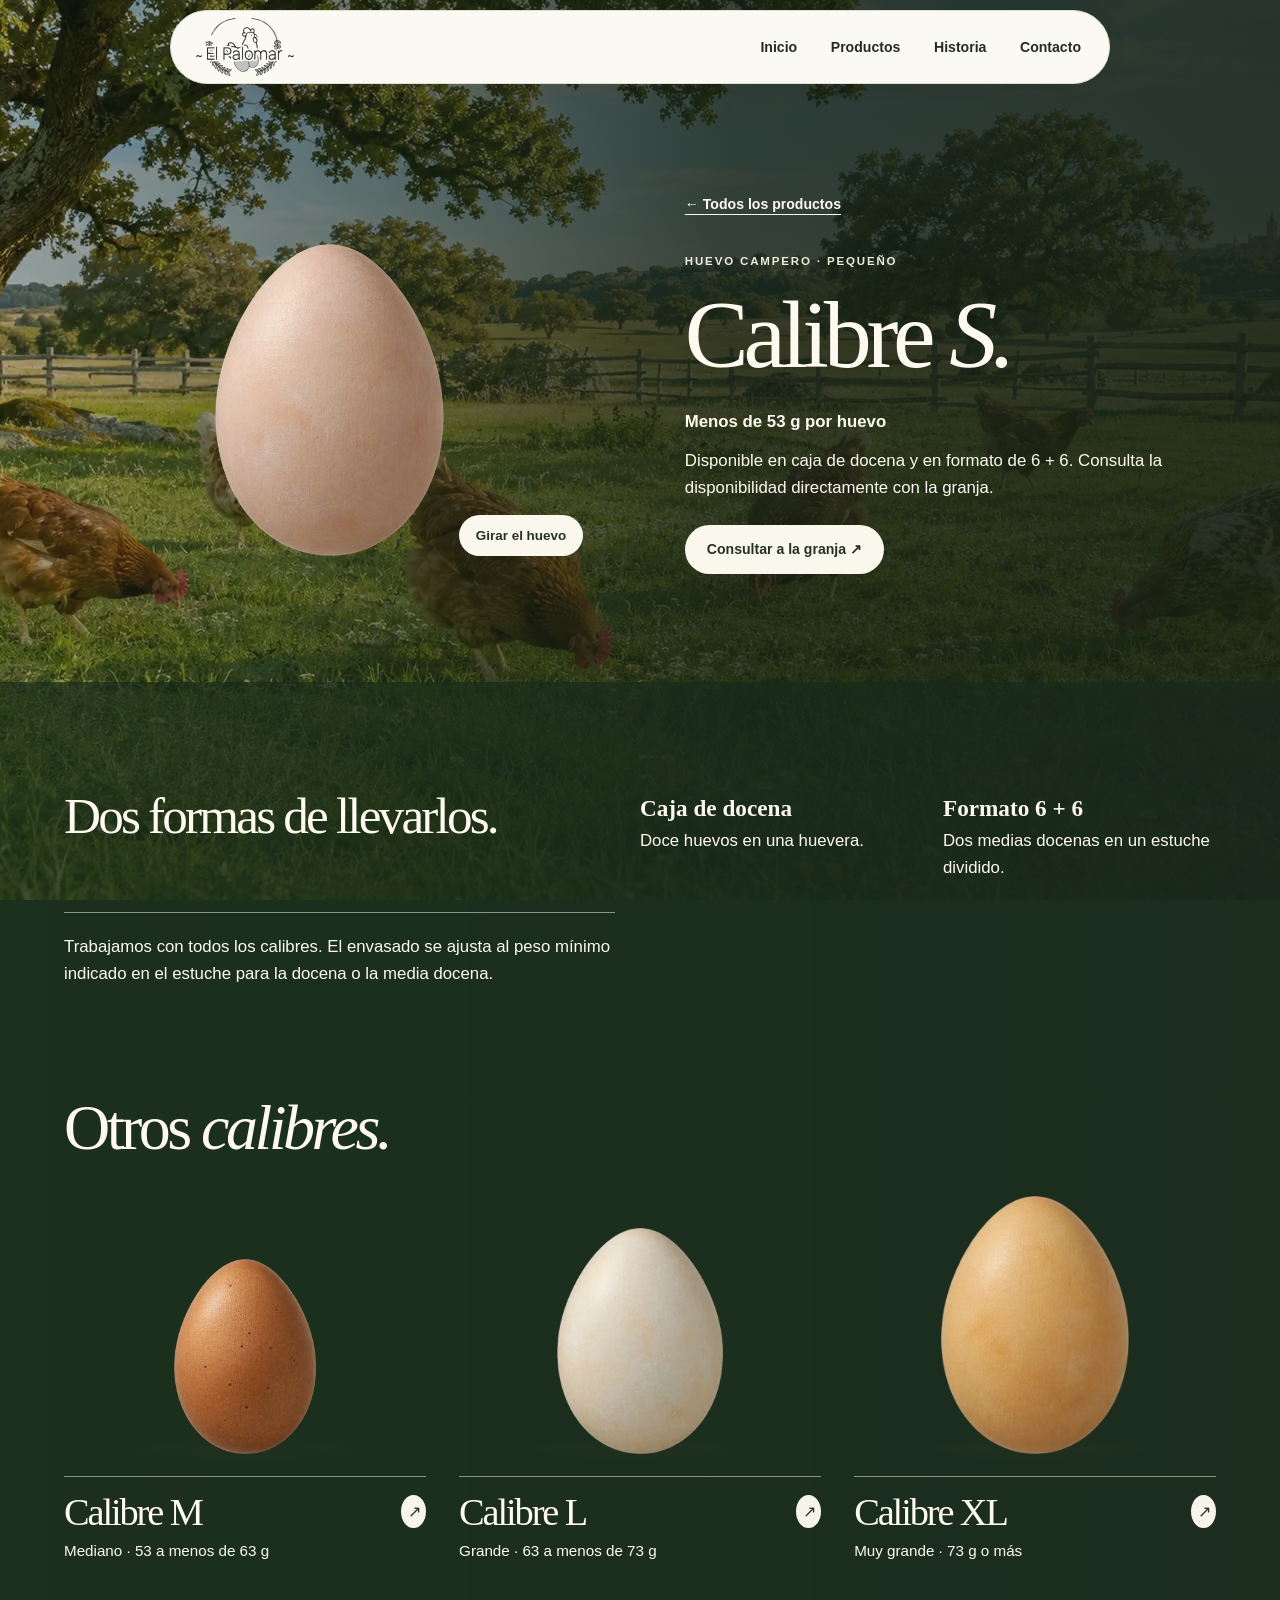
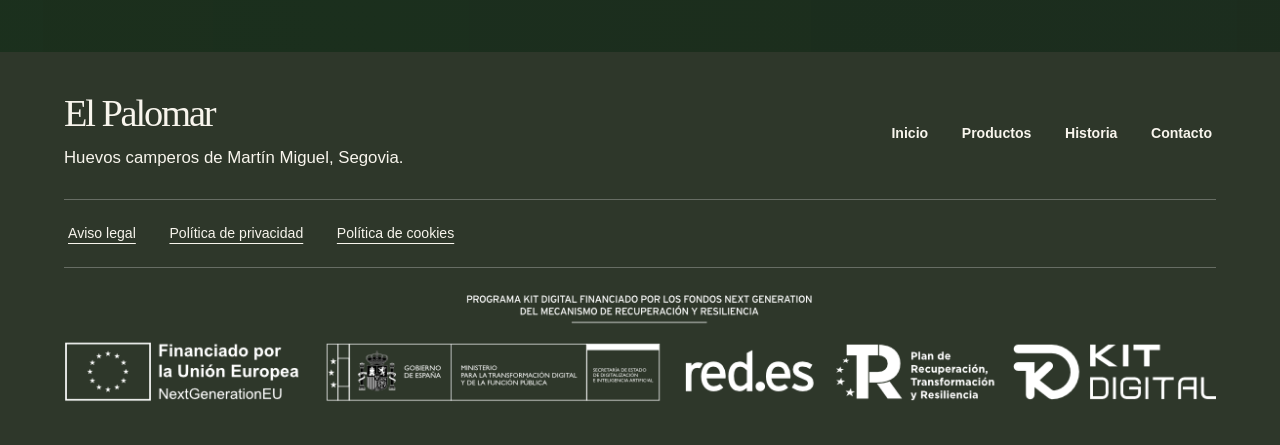
<file: productos/s/index.html>
<!doctype html>
<html lang="es"><head><meta charset="utf-8"><meta name="viewport" content="width=device-width,initial-scale=1"><meta name="theme-color" content="#f8f5ed">
<noscript><style>.scroll-scene{height:auto}.sticky{position:relative}.sticky>.intro,.pause{display:none}.home .top{position:sticky;left:auto;transform:none;visibility:visible}.scrolled .center{visibility:visible}</style></noscript><title>Huevo campero calibre S · El Palomar</title><meta name="description" content="Huevo campero pequeño, calibre S, de menos de 53 g. Consulta sus formatos."><link rel="icon" href="../../assets/favicon.svg" type="image/svg+xml"><style>:root{--paper:#f8f5ed;--ink:#262d22;--olive:#455138;--line:#c6c6b6;--gutter:clamp(20px,5vw,96px);color:var(--ink);background:var(--paper);font:16px/1.55 Georgia,serif}
*{box-sizing:border-box}body{margin:0}a{color:inherit;text-underline-offset:5px}a:focus-visible{outline:3px solid #993914;outline-offset:3px}img,video{display:block}h1,h2,h3,p{margin:0}h1,h2,.word,.eggname{font-weight:400;line-height:.99;letter-spacing:-.055em}h1,h2{font-size:clamp(3.25rem,7.5vw,8.5rem);text-wrap:balance}em{font-weight:400}p{max-width:59ch}p:not(.kicker,.place){font:1.05rem/1.62 Arial,sans-serif}
.skip{position:fixed;z-index:20;background:white;padding:12px;top:0;left:0;transform:translateY(-130%)}.skip:focus{transform:none}
.top,.center{background:#faf9f2;color:#252b21;display:flex;align-items:center;border:1px solid #e0dfd3;border-radius:60px;z-index:5}.top{position:sticky;top:10px;justify-content:space-between;gap:16px;margin:10px auto 0;padding:6px 24px;width:min(940px,calc(100% - 32px));box-shadow:0 3px 20px #20271110}.home .top{position:fixed;left:50%;transform:translateX(-50%);margin:0;visibility:visible}.home.scrolled .top,.home .top:focus-within{visibility:visible}.word{font-size:1.65rem;text-decoration:none;white-space:nowrap}.top nav,footer nav{display:flex;gap:clamp(6px,2vw,28px);flex-wrap:wrap}.top nav a,.center>a,footer nav a,.button,.down,.email,.detail>div>a:first-child{font:600 .88rem/1.3 Arial,sans-serif}.top nav a,.center>a,footer nav a{padding:12px 4px;text-decoration:none}.top nav a[aria-current],nav a:hover{text-decoration:underline}
.scroll-scene{height:185svh}.sticky{position:sticky;top:0;height:100svh;padding:12px}.landscape{position:absolute;inset:12px;overflow:hidden;border-radius:clamp(20px,3vw,54px);background:#b6b09c;clip-path:inset(var(--v,0%) var(--h,0%) round var(--r,3vw))}.landscape img,.landscape video,.shade{position:absolute;inset:0;width:100%;height:100%;object-fit:cover}.landscape video:not(.playing){visibility:hidden}.shade{background:linear-gradient(0deg,#151b12bf,transparent 35%,transparent 83%,#151b1226)}.hero-copy{position:absolute;bottom:7%;left:var(--gutter);color:#fff;opacity:var(--copy,1);pointer-events:none}.place,.kicker{font:600 .72rem/1.6 Arial,sans-serif;text-transform:uppercase;letter-spacing:.16em}.place span{margin:0 .4em}.hero-copy h1{margin-top:.1em;font-size:clamp(3rem,6.8vw,8rem)}.center{position:absolute;top:50%;left:50%;transform:translate(-50%,-50%);width:min(530px,86%);min-height:78px;padding:0 clamp(16px,2.5vw,40px);justify-content:space-between;box-shadow:0 8px 25px #17190e18}.brand img{width:clamp(108px,12vw,171px);height:auto;mix-blend-mode:multiply}.down{position:absolute;right:var(--gutter);bottom:7%;width:50px;height:50px;border:1px solid #fff9;border-radius:100%;color:white;background:#343c2e;display:grid;place-content:center;text-decoration:none;font-size:1.4rem}.scrolled .center,.scrolled .down{visibility:hidden}
.intro,.collection,.formats,.story,.contact,.detail{padding:clamp(65px,8.5vw,150px) var(--gutter)}.intro{text-align:center;display:grid;justify-items:center;gap:22px}.intro p:last-child{max-width:520px}.kicker{color:var(--olive);margin-bottom:16px}.collection{background:#e8eadc}.collection>p:not(.kicker){margin-top:18px}.eggs{display:grid;grid-template-columns:repeat(4,1fr);gap:clamp(14px,2.6vw,54px);margin-top:32px}.egg{min-width:0;text-decoration:none;font:normal .95rem/1.5 Arial,sans-serif}.shelf{height:clamp(150px,21vw,350px);display:flex;align-items:flex-end;justify-content:center;background:radial-gradient(ellipse 32% 4% at 50% 96%,#49402c28,transparent);padding-bottom:6px}.shelf img{height:var(--size);width:auto;max-width:96%;object-fit:contain;transform-origin:center bottom}.egg:hover .shelf img{scale:1.035}.eggname{font:normal clamp(1.7rem,3vw,3rem)/1.2 Georgia,serif;border-top:1px solid #a5ac97;display:flex;align-items:center;justify-content:space-between;margin:16px 0 5px;padding-top:12px}.eggname span{font:normal 1rem Arial,sans-serif}.story,.detail,.contact{display:grid;grid-template-columns:1fr 1fr;gap:7vw;align-items:center}.portrait,.sample{border-radius:48% 48% 8px 8px;background:radial-gradient(ellipse at 48% 40%,#ecc497,#cd9c74);display:grid;justify-items:center;align-items:end;padding:34px 12px 0;overflow:hidden}.portrait img{height:clamp(310px,41vw,660px);width:auto}.story h1,.story h2,.contact h1,.detail h1{margin-bottom:26px}.story p+p{margin-top:14px}.button{display:inline-flex;align-items:center;gap:32px;border-radius:40px;background:var(--ink);color:white;text-decoration:none;padding:15px 22px;margin-top:24px}.button:hover{background:var(--olive)}.formats{display:grid;grid-template-columns:2fr 1fr 1fr;gap:30px}.formats h2{font-size:clamp(2.6rem,4vw,5rem)}.formats h3{font-size:1.45rem}.note{grid-column:1/-1;border-top:1px solid var(--line);padding-top:20px}.sample{background:#e6e7d6;border-radius:14px;align-items:center;min-height:370px}.sample img{width:45%;height:auto}.detail .kicker{margin-top:35px}.weight{font-weight:bold!important;margin-bottom:12px}.contact img{width:100%;height:auto;border-radius:100px 12px 12px 12px}.email{display:inline-block;margin:22px 0;font-size:clamp(1rem,2vw,1.55rem)}address{font-style:normal}footer{padding:42px var(--gutter);display:flex;align-items:center;justify-content:space-between;gap:24px;background:#2e372a;color:var(--paper)}footer .word{font-size:2.4rem}footer p{margin-top:10px}
@media(max-width:700px){.sticky{padding:6px}.landscape{inset:6px}.center{min-height:62px}.top{padding:5px 10px;gap:6px;top:6px;width:calc(100% - 12px)}.top .word{font-size:1.12rem}.top nav{gap:2px}.top nav a{font-size:.77rem;padding:12px 5px}.hero-copy{bottom:8%;max-width:80%}.hero-copy h1{max-width:8ch}.down{bottom:8%}.eggs{grid-template-columns:1fr 1fr;row-gap:30px}.shelf{height:clamp(145px,39vw,245px)}.story,.detail,.contact,.formats{grid-template-columns:1fr}.story,.detail,.contact{gap:38px}.portrait img{height:350px}.formats{gap:22px}.sample{min-height:290px}.sample img{height:245px;width:auto}footer{flex-direction:column;align-items:start}footer nav{gap:16px}}
@media(max-width:350px){.top .word{display:none}.top{justify-content:center}.center{width:92%}}
@media(prefers-reduced-motion:reduce){::view-transition-group(*){animation:none}}
.scroll-scene{position:relative;height:215svh}.sticky>.intro{position:absolute;inset:0;align-content:center;opacity:var(--intro,0);pointer-events:none}.pause{position:absolute;right:var(--gutter);top:6%;display:grid;place-content:center;width:44px;height:44px;border:1px solid #fff9;background:#313b2c;color:white;border-radius:100%;font-size:1.1rem;cursor:pointer}.scrolled .pause{visibility:hidden}#presentacion{position:absolute;top:84svh}

.bird-stage{position:absolute;top:calc(25svh - var(--lift,0svh));left:0;width:100%;display:grid;justify-items:center;pointer-events:none}
.pair{width:min(88vw,53svh);height:auto;filter:drop-shadow(0 4px 3px #332b211c)}
.bird-stage .intro{opacity:var(--intro,0);padding:clamp(8px,1.6svh,18px) 18px 0;gap:6px}
.bird-stage .intro h2{font-size:clamp(2rem,6.6svh,5rem)}
.bird-stage .intro .kicker{margin:0}
.bird-stage .intro p:last-child{max-width:56ch;font-size:clamp(.86rem,1.9svh,1.08rem);line-height:1.4}
.collection{background-color:#e9eadf;background-image:linear-gradient(180deg,#f8f5edf5 0%,#f8f5eddd 25%,#f8f5ed30 47%,#f8f5ed66 64%,#f2f1e8f5 84%),url('../../assets/pradera.avif');background-size:cover;background-position:center}
.eggname{border-color:#555847}.eggname span{background:#f7f5eb;border-radius:100%;padding:7px}
.related{padding:0 var(--gutter) clamp(50px,7vw,110px)}.related h2{font-size:clamp(2.6rem,5vw,5rem)}.related .eggs{grid-template-columns:repeat(3,minmax(0,1fr))}
.portrait{position:relative}.motion-control{position:absolute;right:18px;bottom:18px;border:1px solid #fff9;border-radius:50%;width:44px;height:44px;background:#303b2b;color:white;cursor:pointer}
.sample{background:linear-gradient(0deg,#f8f5edcc,transparent 55%),url('../../assets/pradera-cerca.avif') center/cover}.sample img{object-fit:contain}.egg img{object-fit:contain}
@media(max-width:700px){.collection{background-size:auto 100%,auto 100%;background-position:center}.collection .egg{background:#f8f5eddd;border-radius:12px;padding:8px}.related .eggs{gap:10px}.related .eggname{font-size:1.25rem}.related .eggname span{display:none}.related .shelf{height:28vw}.related .egg{font-size:.82rem}}
@media(max-height:550px){.pair{width:min(80vw,41svh)}.bird-stage{top:calc(30svh - var(--lift,0svh))}.bird-stage .intro .kicker{display:none}.bird-stage .intro h2{font-size:1.65rem}}
.shelf,.sample{position:relative}.asset-motion{position:absolute;display:block;visibility:hidden;object-fit:contain;pointer-events:none}.asset-motion.is-playing{visibility:visible}.motion-control{z-index:1}.pair{filter:none}

@media(max-width:700px){.collection{background-image:linear-gradient(180deg,#f8f5edf5 0%,#f8f5eddd 25%,#f8f5ed30 47%,#f8f5ed66 64%,#f2f1e8f5 84%),url('../../assets/pradera-vertical.avif')}}
.turn-control{position:absolute;bottom:12px;right:12px;z-index:1;background:#293424;color:white;font:600 .84rem Arial,sans-serif;border:0;border-radius:40px;padding:13px 17px;cursor:pointer}

.burger,.mobile-sheet{display:none}
@media(max-width:700px){
  @supports selector(:popover-open){
    .home .center,.home .top,.inside .top{display:none}
    .burger{position:fixed;right:max(16px,env(safe-area-inset-right));top:max(16px,env(safe-area-inset-top));z-index:9;display:grid;align-content:center;justify-items:center;gap:4px;width:50px;height:50px;padding:0;border:1px solid #d7d7ca;border-radius:50%;background:#faf9f2;color:var(--ink);box-shadow:0 4px 18px #222a1b17;cursor:pointer}
    .burger span{height:2px;width:21px;background:currentColor;border-radius:2px;transition:transform .24s,opacity .18s}
    body:has(.mobile-sheet:popover-open) .burger span:first-child{transform:translateY(6px) rotate(45deg)}
    body:has(.mobile-sheet:popover-open) .burger span:nth-child(2){opacity:0}
    body:has(.mobile-sheet:popover-open) .burger span:last-child{transform:translateY(-6px) rotate(-45deg)}
    .mobile-sheet{position:fixed;inset:0;margin:0;width:100%;max-width:none;height:100dvh;max-height:none;overflow:auto;overscroll-behavior:contain;border:0;border-radius:0;color:var(--ink);padding:max(16px,env(safe-area-inset-top)) max(24px,env(safe-area-inset-right)) max(28px,env(safe-area-inset-bottom)) max(24px,env(safe-area-inset-left));grid-template-rows:auto 1fr;--menu-origin:50% 78%;clip-path:ellipse(8% 5% at var(--menu-origin));opacity:0;transform:translateY(100%);transition:clip-path .5s cubic-bezier(.2,.75,.2,1),transform .5s cubic-bezier(.2,.75,.2,1),opacity .5s ease,display .5s allow-discrete,overlay .5s allow-discrete}
    .mobile-sheet:popover-open{display:grid;opacity:1;clip-path:ellipse(155% 160% at var(--menu-origin));transform:translateY(0)}
    @starting-style{.mobile-sheet:popover-open{opacity:0;clip-path:ellipse(8% 5% at var(--menu-origin));transform:translateY(100%)}}
    .mobile-sheet::backdrop{background:#20271d26}
    html:has(.mobile-sheet:popover-open){overflow:hidden}
    .sheet-head{display:flex;align-items:center;justify-content:flex-end;margin-bottom:10px}
    .sheet-head .word{font-size:1.45rem}
    .sheet-close{width:44px;height:44px;border:0;border-radius:50%;background:transparent;color:var(--ink);font:300 2rem/1 Arial,sans-serif;cursor:pointer}
    .mobile-sheet nav a{display:flex;align-items:center;justify-content:space-between;min-height:clamp(52px,8dvh,78px);border-top:1px solid var(--line);font:normal clamp(1.8rem,6.8vw,3rem)/1.2 Georgia,serif;letter-spacing:-.04em;text-decoration:none}
    .mobile-sheet nav a[aria-current=page]::after{content:'';width:7px;height:7px;border-radius:50%;background:var(--olive)}
    .mobile-sheet :focus-visible,.burger:focus-visible{outline:3px solid #993914;outline-offset:2px}
    .home .pause{left:auto;right:var(--gutter);top:auto;bottom:calc(8% + 60px);width:50px;height:50px}
  }
}
@media(prefers-reduced-motion:reduce){.mobile-sheet,.burger span{transition:none}}

.walkthrough{background:#344331;color:#fffaf0}
.walk-heading{display:flex;align-items:center;justify-content:space-between;gap:24px;flex-wrap:wrap;padding:clamp(42px,6vw,86px) var(--gutter) 34px}
.walk-heading nav{display:flex;gap:6px}.walk-heading nav a{border:1px solid #d4d9c488;border-radius:50%;width:44px;height:44px;display:grid;place-items:center;text-decoration:none;font:600 .86rem Arial,sans-serif}.walk-heading nav a:hover{background:#fffaf0;color:#344331}
.calibre-chapter{scroll-margin-top:66px}.calibre-frame{position:relative;isolation:isolate;background:#344331;overflow:hidden}
.calibre-frame::before{content:'';position:absolute;z-index:-1;inset:0;background:linear-gradient(90deg,#25342299,#223020e8),url('../../assets/pradera.avif') center/cover}
.calibre-chapter:nth-of-type(even) .calibre-frame::before{background-image:linear-gradient(90deg,#223020e8,#25342299),url('../../assets/pradera.avif')}
.calibre-layout{margin:auto;width:min(1120px,89%);display:grid;grid-template-columns:1fr 1fr;gap:7%;align-items:center;min-height:min(82svh,850px);padding:60px 0}
.calibre-chapter:nth-of-type(even) .shell-space{order:2}
.shell-space{display:grid;place-items:center}.shell-model{position:relative;height:calc(clamp(230px,49svh,510px) * var(--proportion));transform:scale(var(--grow,1));transform-origin:center}.shell-model img{width:auto;height:100%;max-width:100%;object-fit:contain}
.calibre-copy{transform:translateY(var(--rise,0px))}.calibre-copy .kicker{color:#e5e9d4}.calibre-copy .calibre-title{font:400 clamp(3rem,6.7vw,7rem)/1 Georgia,serif;letter-spacing:-.055em;margin-bottom:18px}.calibre-copy .calibre-weight{font:400 clamp(1.25rem,2.1vw,2rem)/1.3 Georgia,serif;margin-bottom:12px}
.calibre-copy .button{background:#f8f5ed;color:#293424}.walkthrough a:focus-visible{outline-color:#ffdf93}
@media(prefers-reduced-motion:no-preference) and (min-height:300px){.calibre-chapter{height:155svh}.calibre-frame{position:sticky;top:0}.calibre-layout{min-height:100svh}}
@media(max-width:700px){.walk-heading{gap:18px}.calibre-layout{grid-template-columns:1fr;align-content:center;gap:22px;text-align:center;padding:68px 0 28px}.calibre-chapter:nth-of-type(even) .shell-space{order:0}.shell-model{height:calc(min(35svh,300px) * var(--proportion))}.calibre-copy p{margin-inline:auto}.calibre-copy .calibre-title{font-size:clamp(2.8rem,9vw,4rem);margin-bottom:8px}.calibre-copy .kicker{margin-bottom:8px}.calibre-copy .button{margin-top:14px}.calibre-chapter .calibre-frame::before,.calibre-chapter:nth-of-type(even) .calibre-frame::before{background:linear-gradient(0deg,#233122f7,#28392388),url('../../assets/pradera-vertical.avif') center/cover}}

@view-transition{navigation:none}
.frying-egg{display:block;aspect-ratio:9/5;object-fit:contain;height:auto;width:min(64vw,36rem,74svh);background:transparent}
.menu-film{display:grid;place-items:center}.menu-film .frying-egg{width:min(100%,200px,32svh)}
.mobile-sheet{background:white}

.calibre-run{position:relative;isolation:isolate}
.pasture{display:none}
.egg-flight{position:fixed;z-index:4;pointer-events:none;transform-origin:center;left:0;top:0}
.egg-flight img{position:absolute;inset:0;width:100%;height:100%}
.shell-model.in-flight{visibility:hidden}
.calibre-chapter:not(#calibre-s) .calibre-frame::before{background-image:linear-gradient(90deg,#233123d9,#2331239c),url('../../assets/horizonte.avif')}
#calibre-m .calibre-frame::before{background-position:0% center}
#calibre-l .calibre-frame::before{background-position:50% center}
#calibre-xl .calibre-frame::before{background-position:100% center}
@media(prefers-reduced-motion:no-preference) and (min-height:300px){
.walk-enabled .pasture{display:block;position:sticky;top:0;height:100svh;margin-bottom:-100svh;background:linear-gradient(90deg,#25342299,#223020e8),url('../../assets/pradera.avif') center/cover}
.pasture-next{height:100%;opacity:var(--field-mix,0);background:linear-gradient(90deg,#243422b8,#223020c9),url('../../assets/horizonte.avif') var(--field-pan,0%) center/cover}
.walk-enabled .calibre-frame{background:transparent}.walk-enabled .calibre-frame::before{display:none}
}
@media(max-width:700px){.walk-enabled .pasture{background-image:linear-gradient(0deg,#233122f7,#28392388),url('../../assets/pradera-vertical.avif')}.pasture-next{background-image:linear-gradient(0deg,#233122f7,#28392388),url('../../assets/horizonte-movil.avif')}}
.shell-model.in-flight{opacity:0}
@media(max-height:450px){.menu-film .frying-egg{width:min(130px,26svh)}}
@media(max-height:479px) and (min-aspect-ratio:1/1){.calibre-layout{grid-template-columns:1fr 1fr;gap:4%;padding:42px 0 18px;text-align:left}.shell-model{height:calc(54svh * var(--proportion))}.calibre-copy .calibre-title{font-size:2.3rem;margin-bottom:5px}.calibre-copy .kicker{margin:0}.calibre-copy .calibre-weight{margin-bottom:3px}.calibre-copy .button{margin-top:8px}.calibre-chapter:nth-of-type(even) .shell-space{order:2}}

@media(max-width:700px){
  .menu-body{align-self:center;width:min(100%,32rem);margin-inline:auto;display:grid;gap:clamp(12px,3.6dvh,36px)}
  .mobile-sheet nav a{min-height:clamp(52px,8.6dvh,80px);font-size:clamp(2rem,8.2vw,3.6rem)}
  .menu-film .frying-egg{width:min(72vw,300px,46dvh)}
}
@media(max-width:700px) and (max-height:480px) and (orientation:landscape){
  .mobile-sheet{--menu-origin:76% 55%}
  .menu-body{width:100%;grid-template-columns:1fr 1fr;align-items:center;gap:24px}
  .menu-film .frying-egg{width:min(100%,220px)}
  .mobile-sheet nav a{font-size:1.75rem;min-height:46px}
}

.story{position:relative;isolation:isolate;z-index:1;background-color:#263723;background-image:linear-gradient(90deg,#24332368,#19281be8 59%,#19281bf2),url('../../assets/horizonte.avif');background-position:center;background-size:cover;color:#fffaf0}
.story .portrait{background:transparent;border-radius:0;overflow:visible}
.story-copy{position:relative}.story-copy .kicker{color:#e6ead8}.story-copy h1,.story-copy h2{font-size:clamp(3rem,5.6vw,6.5rem)}.story-copy .button{background:#f8f5ed;color:#293424}
@media(max-width:700px){.story{background-image:linear-gradient(0deg,#19281bf0 10%,#203321cc 72%,#24332388),url('../../assets/horizonte-movil.avif');gap:24px}.story .portrait{padding-top:0}.story .portrait img{height:min(32svh,300px);width:auto}.story-copy h1,.story-copy h2{margin-bottom:18px}}
@media(prefers-reduced-motion:no-preference){
  .mobile-sheet:popover-open .albumen{transform-origin:155px 117px;animation:albumen-set 1.12s cubic-bezier(.21,.68,.28,1) both}
  .mobile-sheet:popover-open .set-white{animation:white-bloom 1.08s ease-out both}
  .mobile-sheet:popover-open .yolk-dome{transform-origin:158px 137px;animation:yolk-settle .85s ease-out both}
}
@keyframes albumen-set{0%{opacity:.18;transform:scale(.67,.73)}45%{opacity:.76;transform:scale(.93,.95)}100%{opacity:1;transform:scale(1)}}
@keyframes white-bloom{from{opacity:0}to{opacity:.56}}
@keyframes yolk-settle{0%{transform:scale(.94,1.07)}65%{transform:scale(1.015,.985)}100%{transform:scale(1)}}

.brand-link{display:inline-flex;align-items:center;flex-shrink:0;border-radius:8px}
.brand-link img{width:100px;height:auto}


footer{display:block}.footer-main{display:flex;align-items:center;justify-content:space-between;gap:24px}.legal-links{border-top:1px solid #ffffff45;margin-top:28px;padding:12px 0}.legal-links a{text-decoration:underline;font-weight:400}.funding{border-top:1px solid #ffffff45;padding-top:26px}.funding>img{width:100%;max-width:1180px;height:auto;margin:auto}.funding-mobile{display:none}
.legal-page{max-width:850px;padding:clamp(76px,9vw,140px) var(--gutter);margin:auto;box-sizing:content-box}.legal-page h1{font-size:clamp(2.8rem,6vw,5.8rem)}.legal-page h2{font-size:clamp(1.65rem,3vw,2.2rem);margin:40px 0 14px}.legal-page p{max-width:70ch}.legal-page p+p{margin-top:12px}.legal-page a{overflow-wrap:anywhere}
@media(max-width:700px){.footer-main{display:grid}.legal-links{gap:0 16px}.funding>img{display:none}.funding-mobile{max-width:380px;margin:auto;display:flex;align-items:center;justify-content:center;flex-wrap:wrap;gap:14px 4%}.funding-mobile svg{display:block;overflow:hidden;max-width:100%;height:auto}.funding-mobile svg:first-child{width:90%;margin:0 4% 4px}.funding-mobile svg:nth-child(2){width:37%}.funding-mobile svg:nth-child(3){width:54%}.funding-mobile svg:nth-child(n+4){width:27%}}

.product-page{isolation:isolate;display:flow-root;background:#263925;color:#fffaf0}
.product-page::before{content:"";position:fixed;inset:0;z-index:-1;pointer-events:none;background:linear-gradient(90deg,rgba(27,43,25,.35),rgba(19,32,20,.83) 57%,rgba(19,32,20,.89)),url('../../assets/pradera.avif') center/cover}
.product-page .sample{background:none;border-radius:0}
.product-page .detail .kicker{color:#e9ecd9}
.product-page .button,.product-page .turn-control{background:#faf8ed;color:#253222}
.product-page .formats,.product-page .related{background:linear-gradient(90deg,#172c1ab3,#19291cc2)}
.product-page .note,.product-page .eggname{border-color:#e7ead58c}
.product-page .eggname span{color:#293424}
.product-page main a:focus-visible,.product-page main button:focus-visible{outline:3px solid #ffda8d;outline-offset:4px}
@media(max-width:700px){
  .product-page::before{background:linear-gradient(180deg,#172b214f,#172b21df 53%,#172b21eb),url('../../assets/pradera-vertical.avif') center/cover}
  .product-page .related .egg{background:transparent}
}
.menu-body>.brand-link{justify-self:center}
.menu-body>.brand-link img{width:clamp(96px,18dvh,145px);height:auto}
@media(max-width:700px) and (max-height:480px) and (orientation:landscape){
  .menu-body{row-gap:4px}
  .menu-body>nav{grid-area:1/1/3/2}
  .menu-body>.brand-link{grid-area:1/2}.menu-body>.brand-link img{width:86px}
  .menu-body>.menu-film{grid-area:2/2}
}
</style><script defer src="../../app.js?v=cabecera"></script></head>
<body class="inside product-page"><a class="skip" href="#principal">Saltar al contenido</a><header class="top"><a class="brand-link" href="../../" aria-label="El Palomar, inicio"><img src="../../assets/el-palomar.svg" width="1272" height="759" alt="El Palomar"></a><nav aria-label="Principal"><a href="../../">Inicio</a><a href="../../productos/">Productos</a><a href="../../historia/">Historia</a><a href="../../contacto/">Contacto</a></nav></header>
<button class="burger" type="button" popovertarget="mobile-menu" aria-label="Menú principal" aria-controls="mobile-menu"><span></span><span></span><span></span></button>
<div class="mobile-sheet" id="mobile-menu" popover="auto"><div class="sheet-head"><button type="button" class="sheet-close" autofocus aria-label="Cerrar menú" popovertarget="mobile-menu" popovertargetaction="hide">×</button></div><div class="menu-body"><a class="brand-link" href="../../" aria-label="El Palomar, inicio"><img src="../../assets/el-palomar.svg" width="1272" height="759" alt="El Palomar"></a><nav aria-label="Menú móvil"><a href="../../">Inicio</a><a href="../../productos/">Productos</a><a href="../../historia/">Historia</a><a href="../../contacto/">Contacto</a></nav><div class="menu-film"><svg xmlns="http://www.w3.org/2000/svg" class="frying-egg" viewBox="0 0 400 225" aria-hidden="true" focusable="false">
  <defs>
    <radialGradient id="menu-egg-white" cx=".42" cy=".36" r=".73">
      <stop stop-color="#fffbed"/><stop offset=".55" stop-color="#fffef9"/><stop offset=".86" stop-color="#eee9d8"/><stop offset=".96" stop-color="#e2d6b8"/><stop offset="1" stop-color="#d9c79e"/>
    </radialGradient>
    <radialGradient id="menu-egg-yolk" cx=".36" cy=".27" r=".8">
      <stop stop-color="#ffda67"/><stop offset=".34" stop-color="#ffc440"/><stop offset=".72" stop-color="#f9a223"/><stop offset=".95" stop-color="#e48b1c"/><stop offset="1" stop-color="#da8320"/>
    </radialGradient>
    <radialGradient id="menu-egg-light"><stop stop-color="#fff4c5" stop-opacity=".85"/><stop offset="1" stop-color="#fff4c5" stop-opacity="0"/></radialGradient>
    <radialGradient id="menu-egg-shade"><stop stop-color="#916e34" stop-opacity=".25"/><stop offset="1" stop-color="#916e34" stop-opacity="0"/></radialGradient>
    <path id="menu-egg-edge" d="M38 125C36 112 49 100 64 95C78 90 80 76 98 68C116 60 130 67 148 63C167 59 171 47 194 49C217 50 231 64 252 65C278 66 291 60 312 72C326 80 326 91 342 99C359 108 370 120 365 133C363 149 348 150 336 163C325 177 309 183 288 180C266 176 253 184 231 182C206 181 194 173 173 177C149 182 135 191 111 184C93 179 82 169 66 166C46 161 32 147 38 125Z"/>
  </defs>
  <g class="albumen">
    <use href="#menu-egg-edge" fill="#dfd2b4" transform="translate(0 1.5)"/>
    <use href="#menu-egg-edge" fill="url(#menu-egg-white)"/>
    <g class="set-white" fill="#fff" opacity=".56">
      <path d="M51 125C61 104 83 110 99 89C111 73 131 79 141 79C124 88 115 99 106 113C92 132 64 135 51 125Z"/>
      <path d="M231 76C256 86 279 70 301 78C319 84 322 98 337 106C311 99 303 108 283 102C263 96 245 97 231 76Z"/>
    </g>
  </g>
  <g class="yolk-dome">
    <ellipse cx="161" cy="131" rx="66" ry="34" fill="url(#menu-egg-shade)"/>
    <path d="M105 121C105 99 126 79 153 77C180 74 205 90 210 112C216 134 196 145 170 148C139 152 107 144 105 126Z" fill="url(#menu-egg-yolk)"/>
    <ellipse cx="139" cy="95" rx="21" ry="8" transform="rotate(-22 139 95)" fill="url(#menu-egg-light)"/>
  </g>
</svg>
</div></div></div>
<main id="principal"><article class="detail"><div class="sample"><img width="224" height="280" src="../../assets/cascaron-s.avif" data-turn="../../assets/cascaron-s-giro.webp" alt="Huevo campero calibre S"><button type="button" class="turn-control">Girar el huevo</button></div><div><a href="../../productos/">← Todos los productos</a><p class="kicker">Huevo campero · Pequeño</p><h1>Calibre <em>S.</em></h1><p class="weight">Menos de 53 g por huevo</p><p>Disponible en caja de docena y en formato de 6 + 6. Consulta la disponibilidad directamente con la granja.</p><a class="button" href="../../contacto/">Consultar a la granja ↗</a></div></article><section class="formats"><h2>Dos formas de llevarlos.</h2><div><h3>Caja de docena</h3><p>Doce huevos en una huevera.</p></div><div><h3>Formato 6 + 6</h3><p>Dos medias docenas en un estuche dividido.</p></div><p class="note">Trabajamos con todos los calibres. El envasado se ajusta al peso mínimo indicado en el estuche para la docena o la media docena.</p></section><section class="related"><h2>Otros <em>calibres.</em></h2><div class="eggs"><a class="egg" href="../../productos/m/"><span class="shelf"><img width="224" height="280" style="--size:74%" loading="lazy" src="../../assets/cascaron-m.avif" data-turn="../../assets/cascaron-m-giro.webp" alt=""></span><span class="eggname">Calibre M<span aria-hidden="true">↗</span></span><span>Mediano · 53 a menos de 63 g</span></a><a class="egg" href="../../productos/l/"><span class="shelf"><img width="224" height="280" style="--size:86%" loading="lazy" src="../../assets/cascaron-l.avif" data-turn="../../assets/cascaron-l-giro.webp" alt=""></span><span class="eggname">Calibre L<span aria-hidden="true">↗</span></span><span>Grande · 63 a menos de 73 g</span></a><a class="egg" href="../../productos/xl/"><span class="shelf"><img width="224" height="280" style="--size:98%" loading="lazy" src="../../assets/cascaron-xl.avif" data-turn="../../assets/cascaron-xl-giro.webp" alt=""></span><span class="eggname">Calibre XL<span aria-hidden="true">↗</span></span><span>Muy grande · 73 g o más</span></a></div></section></main>
<footer><div class="footer-main"><div><a class="word" href="../../">El Palomar</a><p>Huevos camperos de Martín Miguel, Segovia.</p></div><nav aria-label="Pie de página"><a href="../../">Inicio</a><a href="../../productos/">Productos</a><a href="../../historia/">Historia</a><a href="../../contacto/">Contacto</a></nav></div>
<nav class="legal-links" aria-label="Información legal"><a href="../../aviso-legal/">Aviso legal</a><a href="../../politica-de-privacidad/">Política de privacidad</a><a href="../../politica-de-cookies/">Política de cookies</a></nav>
<div class="funding"><img width="1180" height="112" loading="lazy" src="../../assets/kit-digital.png" alt="Programa Kit Digital financiado por la Unión Europea – NextGenerationEU. Gobierno de España, Red.es, Plan de Recuperación, Transformación y Resiliencia y Kit Digital."><div class="funding-mobile" role="img" aria-label="Programa Kit Digital financiado por la Unión Europea – NextGenerationEU. Gobierno de España, Red.es, Plan de Recuperación, Transformación y Resiliencia y Kit Digital."><svg viewBox="395 0 390 26" width="390" height="26" aria-hidden="true"><image href="../../assets/kit-digital.png" width="1180" height="112"/></svg><svg viewBox="0 46 252 66" width="252" height="66" aria-hidden="true"><image href="../../assets/kit-digital.png" width="1180" height="112"/></svg><svg viewBox="265 46 348 66" width="348" height="66" aria-hidden="true"><image href="../../assets/kit-digital.png" width="1180" height="112"/></svg><svg viewBox="630 46 151 66" width="151" height="66" aria-hidden="true"><image href="../../assets/kit-digital.png" width="1180" height="112"/></svg><svg viewBox="785 46 181 66" width="181" height="66" aria-hidden="true"><image href="../../assets/kit-digital.png" width="1180" height="112"/></svg><svg viewBox="968 46 212 66" width="212" height="66" aria-hidden="true"><image href="../../assets/kit-digital.png" width="1180" height="112"/></svg></div></div></footer></body></html>
</file>
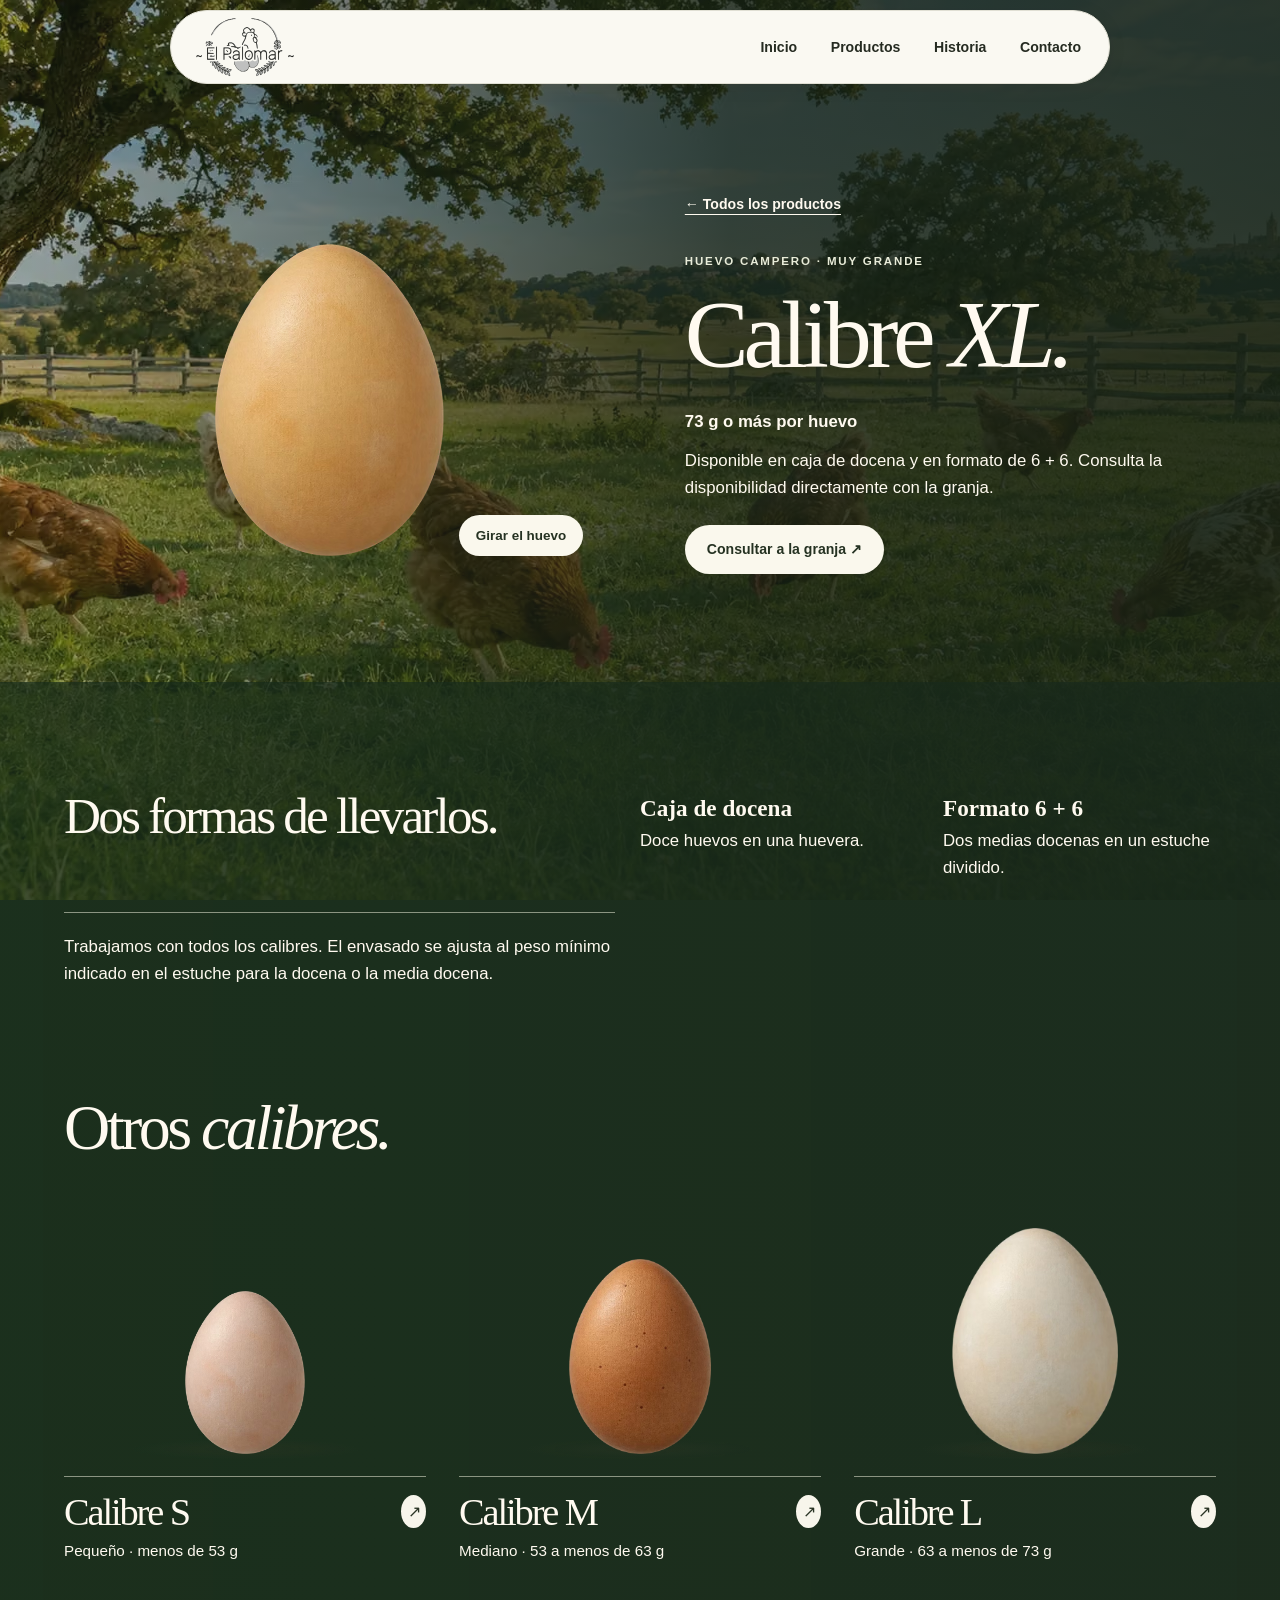
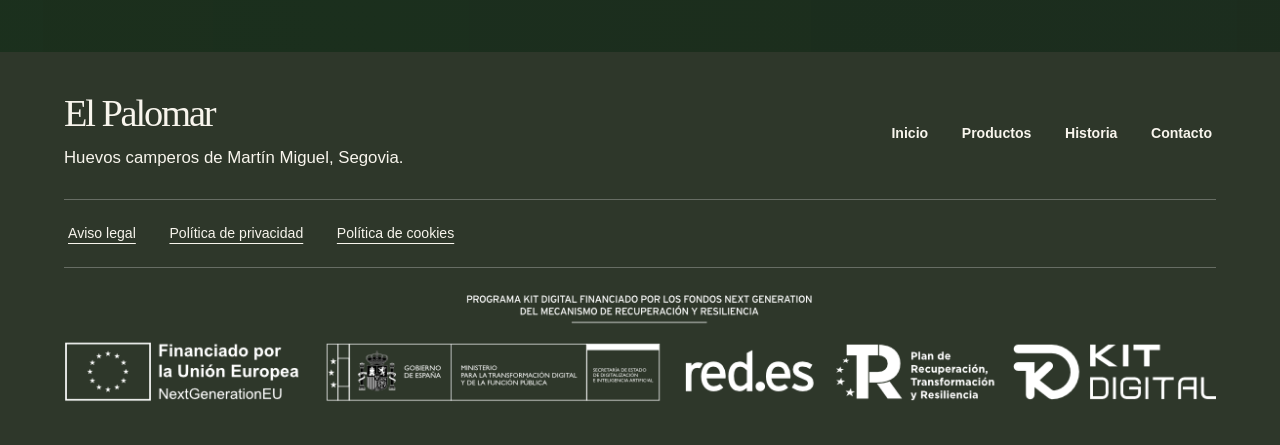
<file: productos/xl/index.html>
<!doctype html>
<html lang="es"><head><meta charset="utf-8"><meta name="viewport" content="width=device-width,initial-scale=1"><meta name="theme-color" content="#f8f5ed">
<noscript><style>.scroll-scene{height:auto}.sticky{position:relative}.sticky>.intro,.pause{display:none}.home .top{position:sticky;left:auto;transform:none;visibility:visible}.scrolled .center{visibility:visible}</style></noscript><title>Huevo campero calibre XL · El Palomar</title><meta name="description" content="Huevo campero muy grande, calibre XL, de 73 g o más. Consulta sus formatos."><link rel="icon" href="../../assets/favicon.svg" type="image/svg+xml"><style>:root{--paper:#f8f5ed;--ink:#262d22;--olive:#455138;--line:#c6c6b6;--gutter:clamp(20px,5vw,96px);color:var(--ink);background:var(--paper);font:16px/1.55 Georgia,serif}
*{box-sizing:border-box}body{margin:0}a{color:inherit;text-underline-offset:5px}a:focus-visible{outline:3px solid #993914;outline-offset:3px}img,video{display:block}h1,h2,h3,p{margin:0}h1,h2,.word,.eggname{font-weight:400;line-height:.99;letter-spacing:-.055em}h1,h2{font-size:clamp(3.25rem,7.5vw,8.5rem);text-wrap:balance}em{font-weight:400}p{max-width:59ch}p:not(.kicker,.place){font:1.05rem/1.62 Arial,sans-serif}
.skip{position:fixed;z-index:20;background:white;padding:12px;top:0;left:0;transform:translateY(-130%)}.skip:focus{transform:none}
.top,.center{background:#faf9f2;color:#252b21;display:flex;align-items:center;border:1px solid #e0dfd3;border-radius:60px;z-index:5}.top{position:sticky;top:10px;justify-content:space-between;gap:16px;margin:10px auto 0;padding:6px 24px;width:min(940px,calc(100% - 32px));box-shadow:0 3px 20px #20271110}.home .top{position:fixed;left:50%;transform:translateX(-50%);margin:0;visibility:visible}.home.scrolled .top,.home .top:focus-within{visibility:visible}.word{font-size:1.65rem;text-decoration:none;white-space:nowrap}.top nav,footer nav{display:flex;gap:clamp(6px,2vw,28px);flex-wrap:wrap}.top nav a,.center>a,footer nav a,.button,.down,.email,.detail>div>a:first-child{font:600 .88rem/1.3 Arial,sans-serif}.top nav a,.center>a,footer nav a{padding:12px 4px;text-decoration:none}.top nav a[aria-current],nav a:hover{text-decoration:underline}
.scroll-scene{height:185svh}.sticky{position:sticky;top:0;height:100svh;padding:12px}.landscape{position:absolute;inset:12px;overflow:hidden;border-radius:clamp(20px,3vw,54px);background:#b6b09c;clip-path:inset(var(--v,0%) var(--h,0%) round var(--r,3vw))}.landscape img,.landscape video,.shade{position:absolute;inset:0;width:100%;height:100%;object-fit:cover}.landscape video:not(.playing){visibility:hidden}.shade{background:linear-gradient(0deg,#151b12bf,transparent 35%,transparent 83%,#151b1226)}.hero-copy{position:absolute;bottom:7%;left:var(--gutter);color:#fff;opacity:var(--copy,1);pointer-events:none}.place,.kicker{font:600 .72rem/1.6 Arial,sans-serif;text-transform:uppercase;letter-spacing:.16em}.place span{margin:0 .4em}.hero-copy h1{margin-top:.1em;font-size:clamp(3rem,6.8vw,8rem)}.center{position:absolute;top:50%;left:50%;transform:translate(-50%,-50%);width:min(530px,86%);min-height:78px;padding:0 clamp(16px,2.5vw,40px);justify-content:space-between;box-shadow:0 8px 25px #17190e18}.brand img{width:clamp(108px,12vw,171px);height:auto;mix-blend-mode:multiply}.down{position:absolute;right:var(--gutter);bottom:7%;width:50px;height:50px;border:1px solid #fff9;border-radius:100%;color:white;background:#343c2e;display:grid;place-content:center;text-decoration:none;font-size:1.4rem}.scrolled .center,.scrolled .down{visibility:hidden}
.intro,.collection,.formats,.story,.contact,.detail{padding:clamp(65px,8.5vw,150px) var(--gutter)}.intro{text-align:center;display:grid;justify-items:center;gap:22px}.intro p:last-child{max-width:520px}.kicker{color:var(--olive);margin-bottom:16px}.collection{background:#e8eadc}.collection>p:not(.kicker){margin-top:18px}.eggs{display:grid;grid-template-columns:repeat(4,1fr);gap:clamp(14px,2.6vw,54px);margin-top:32px}.egg{min-width:0;text-decoration:none;font:normal .95rem/1.5 Arial,sans-serif}.shelf{height:clamp(150px,21vw,350px);display:flex;align-items:flex-end;justify-content:center;background:radial-gradient(ellipse 32% 4% at 50% 96%,#49402c28,transparent);padding-bottom:6px}.shelf img{height:var(--size);width:auto;max-width:96%;object-fit:contain;transform-origin:center bottom}.egg:hover .shelf img{scale:1.035}.eggname{font:normal clamp(1.7rem,3vw,3rem)/1.2 Georgia,serif;border-top:1px solid #a5ac97;display:flex;align-items:center;justify-content:space-between;margin:16px 0 5px;padding-top:12px}.eggname span{font:normal 1rem Arial,sans-serif}.story,.detail,.contact{display:grid;grid-template-columns:1fr 1fr;gap:7vw;align-items:center}.portrait,.sample{border-radius:48% 48% 8px 8px;background:radial-gradient(ellipse at 48% 40%,#ecc497,#cd9c74);display:grid;justify-items:center;align-items:end;padding:34px 12px 0;overflow:hidden}.portrait img{height:clamp(310px,41vw,660px);width:auto}.story h1,.story h2,.contact h1,.detail h1{margin-bottom:26px}.story p+p{margin-top:14px}.button{display:inline-flex;align-items:center;gap:32px;border-radius:40px;background:var(--ink);color:white;text-decoration:none;padding:15px 22px;margin-top:24px}.button:hover{background:var(--olive)}.formats{display:grid;grid-template-columns:2fr 1fr 1fr;gap:30px}.formats h2{font-size:clamp(2.6rem,4vw,5rem)}.formats h3{font-size:1.45rem}.note{grid-column:1/-1;border-top:1px solid var(--line);padding-top:20px}.sample{background:#e6e7d6;border-radius:14px;align-items:center;min-height:370px}.sample img{width:45%;height:auto}.detail .kicker{margin-top:35px}.weight{font-weight:bold!important;margin-bottom:12px}.contact img{width:100%;height:auto;border-radius:100px 12px 12px 12px}.email{display:inline-block;margin:22px 0;font-size:clamp(1rem,2vw,1.55rem)}address{font-style:normal}footer{padding:42px var(--gutter);display:flex;align-items:center;justify-content:space-between;gap:24px;background:#2e372a;color:var(--paper)}footer .word{font-size:2.4rem}footer p{margin-top:10px}
@media(max-width:700px){.sticky{padding:6px}.landscape{inset:6px}.center{min-height:62px}.top{padding:5px 10px;gap:6px;top:6px;width:calc(100% - 12px)}.top .word{font-size:1.12rem}.top nav{gap:2px}.top nav a{font-size:.77rem;padding:12px 5px}.hero-copy{bottom:8%;max-width:80%}.hero-copy h1{max-width:8ch}.down{bottom:8%}.eggs{grid-template-columns:1fr 1fr;row-gap:30px}.shelf{height:clamp(145px,39vw,245px)}.story,.detail,.contact,.formats{grid-template-columns:1fr}.story,.detail,.contact{gap:38px}.portrait img{height:350px}.formats{gap:22px}.sample{min-height:290px}.sample img{height:245px;width:auto}footer{flex-direction:column;align-items:start}footer nav{gap:16px}}
@media(max-width:350px){.top .word{display:none}.top{justify-content:center}.center{width:92%}}
@media(prefers-reduced-motion:reduce){::view-transition-group(*){animation:none}}
.scroll-scene{position:relative;height:215svh}.sticky>.intro{position:absolute;inset:0;align-content:center;opacity:var(--intro,0);pointer-events:none}.pause{position:absolute;right:var(--gutter);top:6%;display:grid;place-content:center;width:44px;height:44px;border:1px solid #fff9;background:#313b2c;color:white;border-radius:100%;font-size:1.1rem;cursor:pointer}.scrolled .pause{visibility:hidden}#presentacion{position:absolute;top:84svh}

.bird-stage{position:absolute;top:calc(25svh - var(--lift,0svh));left:0;width:100%;display:grid;justify-items:center;pointer-events:none}
.pair{width:min(88vw,53svh);height:auto;filter:drop-shadow(0 4px 3px #332b211c)}
.bird-stage .intro{opacity:var(--intro,0);padding:clamp(8px,1.6svh,18px) 18px 0;gap:6px}
.bird-stage .intro h2{font-size:clamp(2rem,6.6svh,5rem)}
.bird-stage .intro .kicker{margin:0}
.bird-stage .intro p:last-child{max-width:56ch;font-size:clamp(.86rem,1.9svh,1.08rem);line-height:1.4}
.collection{background-color:#e9eadf;background-image:linear-gradient(180deg,#f8f5edf5 0%,#f8f5eddd 25%,#f8f5ed30 47%,#f8f5ed66 64%,#f2f1e8f5 84%),url('../../assets/pradera.avif');background-size:cover;background-position:center}
.eggname{border-color:#555847}.eggname span{background:#f7f5eb;border-radius:100%;padding:7px}
.related{padding:0 var(--gutter) clamp(50px,7vw,110px)}.related h2{font-size:clamp(2.6rem,5vw,5rem)}.related .eggs{grid-template-columns:repeat(3,minmax(0,1fr))}
.portrait{position:relative}.motion-control{position:absolute;right:18px;bottom:18px;border:1px solid #fff9;border-radius:50%;width:44px;height:44px;background:#303b2b;color:white;cursor:pointer}
.sample{background:linear-gradient(0deg,#f8f5edcc,transparent 55%),url('../../assets/pradera-cerca.avif') center/cover}.sample img{object-fit:contain}.egg img{object-fit:contain}
@media(max-width:700px){.collection{background-size:auto 100%,auto 100%;background-position:center}.collection .egg{background:#f8f5eddd;border-radius:12px;padding:8px}.related .eggs{gap:10px}.related .eggname{font-size:1.25rem}.related .eggname span{display:none}.related .shelf{height:28vw}.related .egg{font-size:.82rem}}
@media(max-height:550px){.pair{width:min(80vw,41svh)}.bird-stage{top:calc(30svh - var(--lift,0svh))}.bird-stage .intro .kicker{display:none}.bird-stage .intro h2{font-size:1.65rem}}
.shelf,.sample{position:relative}.asset-motion{position:absolute;display:block;visibility:hidden;object-fit:contain;pointer-events:none}.asset-motion.is-playing{visibility:visible}.motion-control{z-index:1}.pair{filter:none}

@media(max-width:700px){.collection{background-image:linear-gradient(180deg,#f8f5edf5 0%,#f8f5eddd 25%,#f8f5ed30 47%,#f8f5ed66 64%,#f2f1e8f5 84%),url('../../assets/pradera-vertical.avif')}}
.turn-control{position:absolute;bottom:12px;right:12px;z-index:1;background:#293424;color:white;font:600 .84rem Arial,sans-serif;border:0;border-radius:40px;padding:13px 17px;cursor:pointer}

.burger,.mobile-sheet{display:none}
@media(max-width:700px){
  @supports selector(:popover-open){
    .home .center,.home .top,.inside .top{display:none}
    .burger{position:fixed;right:max(16px,env(safe-area-inset-right));top:max(16px,env(safe-area-inset-top));z-index:9;display:grid;align-content:center;justify-items:center;gap:4px;width:50px;height:50px;padding:0;border:1px solid #d7d7ca;border-radius:50%;background:#faf9f2;color:var(--ink);box-shadow:0 4px 18px #222a1b17;cursor:pointer}
    .burger span{height:2px;width:21px;background:currentColor;border-radius:2px;transition:transform .24s,opacity .18s}
    body:has(.mobile-sheet:popover-open) .burger span:first-child{transform:translateY(6px) rotate(45deg)}
    body:has(.mobile-sheet:popover-open) .burger span:nth-child(2){opacity:0}
    body:has(.mobile-sheet:popover-open) .burger span:last-child{transform:translateY(-6px) rotate(-45deg)}
    .mobile-sheet{position:fixed;inset:0;margin:0;width:100%;max-width:none;height:100dvh;max-height:none;overflow:auto;overscroll-behavior:contain;border:0;border-radius:0;color:var(--ink);padding:max(16px,env(safe-area-inset-top)) max(24px,env(safe-area-inset-right)) max(28px,env(safe-area-inset-bottom)) max(24px,env(safe-area-inset-left));grid-template-rows:auto 1fr;--menu-origin:50% 78%;clip-path:ellipse(8% 5% at var(--menu-origin));opacity:0;transform:translateY(100%);transition:clip-path .5s cubic-bezier(.2,.75,.2,1),transform .5s cubic-bezier(.2,.75,.2,1),opacity .5s ease,display .5s allow-discrete,overlay .5s allow-discrete}
    .mobile-sheet:popover-open{display:grid;opacity:1;clip-path:ellipse(155% 160% at var(--menu-origin));transform:translateY(0)}
    @starting-style{.mobile-sheet:popover-open{opacity:0;clip-path:ellipse(8% 5% at var(--menu-origin));transform:translateY(100%)}}
    .mobile-sheet::backdrop{background:#20271d26}
    html:has(.mobile-sheet:popover-open){overflow:hidden}
    .sheet-head{display:flex;align-items:center;justify-content:flex-end;margin-bottom:10px}
    .sheet-head .word{font-size:1.45rem}
    .sheet-close{width:44px;height:44px;border:0;border-radius:50%;background:transparent;color:var(--ink);font:300 2rem/1 Arial,sans-serif;cursor:pointer}
    .mobile-sheet nav a{display:flex;align-items:center;justify-content:space-between;min-height:clamp(52px,8dvh,78px);border-top:1px solid var(--line);font:normal clamp(1.8rem,6.8vw,3rem)/1.2 Georgia,serif;letter-spacing:-.04em;text-decoration:none}
    .mobile-sheet nav a[aria-current=page]::after{content:'';width:7px;height:7px;border-radius:50%;background:var(--olive)}
    .mobile-sheet :focus-visible,.burger:focus-visible{outline:3px solid #993914;outline-offset:2px}
    .home .pause{left:auto;right:var(--gutter);top:auto;bottom:calc(8% + 60px);width:50px;height:50px}
  }
}
@media(prefers-reduced-motion:reduce){.mobile-sheet,.burger span{transition:none}}

.walkthrough{background:#344331;color:#fffaf0}
.walk-heading{display:flex;align-items:center;justify-content:space-between;gap:24px;flex-wrap:wrap;padding:clamp(42px,6vw,86px) var(--gutter) 34px}
.walk-heading nav{display:flex;gap:6px}.walk-heading nav a{border:1px solid #d4d9c488;border-radius:50%;width:44px;height:44px;display:grid;place-items:center;text-decoration:none;font:600 .86rem Arial,sans-serif}.walk-heading nav a:hover{background:#fffaf0;color:#344331}
.calibre-chapter{scroll-margin-top:66px}.calibre-frame{position:relative;isolation:isolate;background:#344331;overflow:hidden}
.calibre-frame::before{content:'';position:absolute;z-index:-1;inset:0;background:linear-gradient(90deg,#25342299,#223020e8),url('../../assets/pradera.avif') center/cover}
.calibre-chapter:nth-of-type(even) .calibre-frame::before{background-image:linear-gradient(90deg,#223020e8,#25342299),url('../../assets/pradera.avif')}
.calibre-layout{margin:auto;width:min(1120px,89%);display:grid;grid-template-columns:1fr 1fr;gap:7%;align-items:center;min-height:min(82svh,850px);padding:60px 0}
.calibre-chapter:nth-of-type(even) .shell-space{order:2}
.shell-space{display:grid;place-items:center}.shell-model{position:relative;height:calc(clamp(230px,49svh,510px) * var(--proportion));transform:scale(var(--grow,1));transform-origin:center}.shell-model img{width:auto;height:100%;max-width:100%;object-fit:contain}
.calibre-copy{transform:translateY(var(--rise,0px))}.calibre-copy .kicker{color:#e5e9d4}.calibre-copy .calibre-title{font:400 clamp(3rem,6.7vw,7rem)/1 Georgia,serif;letter-spacing:-.055em;margin-bottom:18px}.calibre-copy .calibre-weight{font:400 clamp(1.25rem,2.1vw,2rem)/1.3 Georgia,serif;margin-bottom:12px}
.calibre-copy .button{background:#f8f5ed;color:#293424}.walkthrough a:focus-visible{outline-color:#ffdf93}
@media(prefers-reduced-motion:no-preference) and (min-height:300px){.calibre-chapter{height:155svh}.calibre-frame{position:sticky;top:0}.calibre-layout{min-height:100svh}}
@media(max-width:700px){.walk-heading{gap:18px}.calibre-layout{grid-template-columns:1fr;align-content:center;gap:22px;text-align:center;padding:68px 0 28px}.calibre-chapter:nth-of-type(even) .shell-space{order:0}.shell-model{height:calc(min(35svh,300px) * var(--proportion))}.calibre-copy p{margin-inline:auto}.calibre-copy .calibre-title{font-size:clamp(2.8rem,9vw,4rem);margin-bottom:8px}.calibre-copy .kicker{margin-bottom:8px}.calibre-copy .button{margin-top:14px}.calibre-chapter .calibre-frame::before,.calibre-chapter:nth-of-type(even) .calibre-frame::before{background:linear-gradient(0deg,#233122f7,#28392388),url('../../assets/pradera-vertical.avif') center/cover}}

@view-transition{navigation:none}
.frying-egg{display:block;aspect-ratio:9/5;object-fit:contain;height:auto;width:min(64vw,36rem,74svh);background:transparent}
.menu-film{display:grid;place-items:center}.menu-film .frying-egg{width:min(100%,200px,32svh)}
.mobile-sheet{background:white}

.calibre-run{position:relative;isolation:isolate}
.pasture{display:none}
.egg-flight{position:fixed;z-index:4;pointer-events:none;transform-origin:center;left:0;top:0}
.egg-flight img{position:absolute;inset:0;width:100%;height:100%}
.shell-model.in-flight{visibility:hidden}
.calibre-chapter:not(#calibre-s) .calibre-frame::before{background-image:linear-gradient(90deg,#233123d9,#2331239c),url('../../assets/horizonte.avif')}
#calibre-m .calibre-frame::before{background-position:0% center}
#calibre-l .calibre-frame::before{background-position:50% center}
#calibre-xl .calibre-frame::before{background-position:100% center}
@media(prefers-reduced-motion:no-preference) and (min-height:300px){
.walk-enabled .pasture{display:block;position:sticky;top:0;height:100svh;margin-bottom:-100svh;background:linear-gradient(90deg,#25342299,#223020e8),url('../../assets/pradera.avif') center/cover}
.pasture-next{height:100%;opacity:var(--field-mix,0);background:linear-gradient(90deg,#243422b8,#223020c9),url('../../assets/horizonte.avif') var(--field-pan,0%) center/cover}
.walk-enabled .calibre-frame{background:transparent}.walk-enabled .calibre-frame::before{display:none}
}
@media(max-width:700px){.walk-enabled .pasture{background-image:linear-gradient(0deg,#233122f7,#28392388),url('../../assets/pradera-vertical.avif')}.pasture-next{background-image:linear-gradient(0deg,#233122f7,#28392388),url('../../assets/horizonte-movil.avif')}}
.shell-model.in-flight{opacity:0}
@media(max-height:450px){.menu-film .frying-egg{width:min(130px,26svh)}}
@media(max-height:479px) and (min-aspect-ratio:1/1){.calibre-layout{grid-template-columns:1fr 1fr;gap:4%;padding:42px 0 18px;text-align:left}.shell-model{height:calc(54svh * var(--proportion))}.calibre-copy .calibre-title{font-size:2.3rem;margin-bottom:5px}.calibre-copy .kicker{margin:0}.calibre-copy .calibre-weight{margin-bottom:3px}.calibre-copy .button{margin-top:8px}.calibre-chapter:nth-of-type(even) .shell-space{order:2}}

@media(max-width:700px){
  .menu-body{align-self:center;width:min(100%,32rem);margin-inline:auto;display:grid;gap:clamp(12px,3.6dvh,36px)}
  .mobile-sheet nav a{min-height:clamp(52px,8.6dvh,80px);font-size:clamp(2rem,8.2vw,3.6rem)}
  .menu-film .frying-egg{width:min(72vw,300px,46dvh)}
}
@media(max-width:700px) and (max-height:480px) and (orientation:landscape){
  .mobile-sheet{--menu-origin:76% 55%}
  .menu-body{width:100%;grid-template-columns:1fr 1fr;align-items:center;gap:24px}
  .menu-film .frying-egg{width:min(100%,220px)}
  .mobile-sheet nav a{font-size:1.75rem;min-height:46px}
}

.story{position:relative;isolation:isolate;z-index:1;background-color:#263723;background-image:linear-gradient(90deg,#24332368,#19281be8 59%,#19281bf2),url('../../assets/horizonte.avif');background-position:center;background-size:cover;color:#fffaf0}
.story .portrait{background:transparent;border-radius:0;overflow:visible}
.story-copy{position:relative}.story-copy .kicker{color:#e6ead8}.story-copy h1,.story-copy h2{font-size:clamp(3rem,5.6vw,6.5rem)}.story-copy .button{background:#f8f5ed;color:#293424}
@media(max-width:700px){.story{background-image:linear-gradient(0deg,#19281bf0 10%,#203321cc 72%,#24332388),url('../../assets/horizonte-movil.avif');gap:24px}.story .portrait{padding-top:0}.story .portrait img{height:min(32svh,300px);width:auto}.story-copy h1,.story-copy h2{margin-bottom:18px}}
@media(prefers-reduced-motion:no-preference){
  .mobile-sheet:popover-open .albumen{transform-origin:155px 117px;animation:albumen-set 1.12s cubic-bezier(.21,.68,.28,1) both}
  .mobile-sheet:popover-open .set-white{animation:white-bloom 1.08s ease-out both}
  .mobile-sheet:popover-open .yolk-dome{transform-origin:158px 137px;animation:yolk-settle .85s ease-out both}
}
@keyframes albumen-set{0%{opacity:.18;transform:scale(.67,.73)}45%{opacity:.76;transform:scale(.93,.95)}100%{opacity:1;transform:scale(1)}}
@keyframes white-bloom{from{opacity:0}to{opacity:.56}}
@keyframes yolk-settle{0%{transform:scale(.94,1.07)}65%{transform:scale(1.015,.985)}100%{transform:scale(1)}}

.brand-link{display:inline-flex;align-items:center;flex-shrink:0;border-radius:8px}
.brand-link img{width:100px;height:auto}


footer{display:block}.footer-main{display:flex;align-items:center;justify-content:space-between;gap:24px}.legal-links{border-top:1px solid #ffffff45;margin-top:28px;padding:12px 0}.legal-links a{text-decoration:underline;font-weight:400}.funding{border-top:1px solid #ffffff45;padding-top:26px}.funding>img{width:100%;max-width:1180px;height:auto;margin:auto}.funding-mobile{display:none}
.legal-page{max-width:850px;padding:clamp(76px,9vw,140px) var(--gutter);margin:auto;box-sizing:content-box}.legal-page h1{font-size:clamp(2.8rem,6vw,5.8rem)}.legal-page h2{font-size:clamp(1.65rem,3vw,2.2rem);margin:40px 0 14px}.legal-page p{max-width:70ch}.legal-page p+p{margin-top:12px}.legal-page a{overflow-wrap:anywhere}
@media(max-width:700px){.footer-main{display:grid}.legal-links{gap:0 16px}.funding>img{display:none}.funding-mobile{max-width:380px;margin:auto;display:flex;align-items:center;justify-content:center;flex-wrap:wrap;gap:14px 4%}.funding-mobile svg{display:block;overflow:hidden;max-width:100%;height:auto}.funding-mobile svg:first-child{width:90%;margin:0 4% 4px}.funding-mobile svg:nth-child(2){width:37%}.funding-mobile svg:nth-child(3){width:54%}.funding-mobile svg:nth-child(n+4){width:27%}}

.product-page{isolation:isolate;display:flow-root;background:#263925;color:#fffaf0}
.product-page::before{content:"";position:fixed;inset:0;z-index:-1;pointer-events:none;background:linear-gradient(90deg,rgba(27,43,25,.35),rgba(19,32,20,.83) 57%,rgba(19,32,20,.89)),url('../../assets/pradera.avif') center/cover}
.product-page .sample{background:none;border-radius:0}
.product-page .detail .kicker{color:#e9ecd9}
.product-page .button,.product-page .turn-control{background:#faf8ed;color:#253222}
.product-page .formats,.product-page .related{background:linear-gradient(90deg,#172c1ab3,#19291cc2)}
.product-page .note,.product-page .eggname{border-color:#e7ead58c}
.product-page .eggname span{color:#293424}
.product-page main a:focus-visible,.product-page main button:focus-visible{outline:3px solid #ffda8d;outline-offset:4px}
@media(max-width:700px){
  .product-page::before{background:linear-gradient(180deg,#172b214f,#172b21df 53%,#172b21eb),url('../../assets/pradera-vertical.avif') center/cover}
  .product-page .related .egg{background:transparent}
}
.menu-body>.brand-link{justify-self:center}
.menu-body>.brand-link img{width:clamp(96px,18dvh,145px);height:auto}
@media(max-width:700px) and (max-height:480px) and (orientation:landscape){
  .menu-body{row-gap:4px}
  .menu-body>nav{grid-area:1/1/3/2}
  .menu-body>.brand-link{grid-area:1/2}.menu-body>.brand-link img{width:86px}
  .menu-body>.menu-film{grid-area:2/2}
}
</style><script defer src="../../app.js?v=cabecera"></script></head>
<body class="inside product-page"><a class="skip" href="#principal">Saltar al contenido</a><header class="top"><a class="brand-link" href="../../" aria-label="El Palomar, inicio"><img src="../../assets/el-palomar.svg" width="1272" height="759" alt="El Palomar"></a><nav aria-label="Principal"><a href="../../">Inicio</a><a href="../../productos/">Productos</a><a href="../../historia/">Historia</a><a href="../../contacto/">Contacto</a></nav></header>
<button class="burger" type="button" popovertarget="mobile-menu" aria-label="Menú principal" aria-controls="mobile-menu"><span></span><span></span><span></span></button>
<div class="mobile-sheet" id="mobile-menu" popover="auto"><div class="sheet-head"><button type="button" class="sheet-close" autofocus aria-label="Cerrar menú" popovertarget="mobile-menu" popovertargetaction="hide">×</button></div><div class="menu-body"><a class="brand-link" href="../../" aria-label="El Palomar, inicio"><img src="../../assets/el-palomar.svg" width="1272" height="759" alt="El Palomar"></a><nav aria-label="Menú móvil"><a href="../../">Inicio</a><a href="../../productos/">Productos</a><a href="../../historia/">Historia</a><a href="../../contacto/">Contacto</a></nav><div class="menu-film"><svg xmlns="http://www.w3.org/2000/svg" class="frying-egg" viewBox="0 0 400 225" aria-hidden="true" focusable="false">
  <defs>
    <radialGradient id="menu-egg-white" cx=".42" cy=".36" r=".73">
      <stop stop-color="#fffbed"/><stop offset=".55" stop-color="#fffef9"/><stop offset=".86" stop-color="#eee9d8"/><stop offset=".96" stop-color="#e2d6b8"/><stop offset="1" stop-color="#d9c79e"/>
    </radialGradient>
    <radialGradient id="menu-egg-yolk" cx=".36" cy=".27" r=".8">
      <stop stop-color="#ffda67"/><stop offset=".34" stop-color="#ffc440"/><stop offset=".72" stop-color="#f9a223"/><stop offset=".95" stop-color="#e48b1c"/><stop offset="1" stop-color="#da8320"/>
    </radialGradient>
    <radialGradient id="menu-egg-light"><stop stop-color="#fff4c5" stop-opacity=".85"/><stop offset="1" stop-color="#fff4c5" stop-opacity="0"/></radialGradient>
    <radialGradient id="menu-egg-shade"><stop stop-color="#916e34" stop-opacity=".25"/><stop offset="1" stop-color="#916e34" stop-opacity="0"/></radialGradient>
    <path id="menu-egg-edge" d="M38 125C36 112 49 100 64 95C78 90 80 76 98 68C116 60 130 67 148 63C167 59 171 47 194 49C217 50 231 64 252 65C278 66 291 60 312 72C326 80 326 91 342 99C359 108 370 120 365 133C363 149 348 150 336 163C325 177 309 183 288 180C266 176 253 184 231 182C206 181 194 173 173 177C149 182 135 191 111 184C93 179 82 169 66 166C46 161 32 147 38 125Z"/>
  </defs>
  <g class="albumen">
    <use href="#menu-egg-edge" fill="#dfd2b4" transform="translate(0 1.5)"/>
    <use href="#menu-egg-edge" fill="url(#menu-egg-white)"/>
    <g class="set-white" fill="#fff" opacity=".56">
      <path d="M51 125C61 104 83 110 99 89C111 73 131 79 141 79C124 88 115 99 106 113C92 132 64 135 51 125Z"/>
      <path d="M231 76C256 86 279 70 301 78C319 84 322 98 337 106C311 99 303 108 283 102C263 96 245 97 231 76Z"/>
    </g>
  </g>
  <g class="yolk-dome">
    <ellipse cx="161" cy="131" rx="66" ry="34" fill="url(#menu-egg-shade)"/>
    <path d="M105 121C105 99 126 79 153 77C180 74 205 90 210 112C216 134 196 145 170 148C139 152 107 144 105 126Z" fill="url(#menu-egg-yolk)"/>
    <ellipse cx="139" cy="95" rx="21" ry="8" transform="rotate(-22 139 95)" fill="url(#menu-egg-light)"/>
  </g>
</svg>
</div></div></div>
<main id="principal"><article class="detail"><div class="sample"><img width="224" height="280" src="../../assets/cascaron-xl.avif" data-turn="../../assets/cascaron-xl-giro.webp" alt="Huevo campero calibre XL"><button type="button" class="turn-control">Girar el huevo</button></div><div><a href="../../productos/">← Todos los productos</a><p class="kicker">Huevo campero · Muy grande</p><h1>Calibre <em>XL.</em></h1><p class="weight">73 g o más por huevo</p><p>Disponible en caja de docena y en formato de 6 + 6. Consulta la disponibilidad directamente con la granja.</p><a class="button" href="../../contacto/">Consultar a la granja ↗</a></div></article><section class="formats"><h2>Dos formas de llevarlos.</h2><div><h3>Caja de docena</h3><p>Doce huevos en una huevera.</p></div><div><h3>Formato 6 + 6</h3><p>Dos medias docenas en un estuche dividido.</p></div><p class="note">Trabajamos con todos los calibres. El envasado se ajusta al peso mínimo indicado en el estuche para la docena o la media docena.</p></section><section class="related"><h2>Otros <em>calibres.</em></h2><div class="eggs"><a class="egg" href="../../productos/s/"><span class="shelf"><img width="224" height="280" style="--size:62%" loading="lazy" src="../../assets/cascaron-s.avif" data-turn="../../assets/cascaron-s-giro.webp" alt=""></span><span class="eggname">Calibre S<span aria-hidden="true">↗</span></span><span>Pequeño · menos de 53 g</span></a><a class="egg" href="../../productos/m/"><span class="shelf"><img width="224" height="280" style="--size:74%" loading="lazy" src="../../assets/cascaron-m.avif" data-turn="../../assets/cascaron-m-giro.webp" alt=""></span><span class="eggname">Calibre M<span aria-hidden="true">↗</span></span><span>Mediano · 53 a menos de 63 g</span></a><a class="egg" href="../../productos/l/"><span class="shelf"><img width="224" height="280" style="--size:86%" loading="lazy" src="../../assets/cascaron-l.avif" data-turn="../../assets/cascaron-l-giro.webp" alt=""></span><span class="eggname">Calibre L<span aria-hidden="true">↗</span></span><span>Grande · 63 a menos de 73 g</span></a></div></section></main>
<footer><div class="footer-main"><div><a class="word" href="../../">El Palomar</a><p>Huevos camperos de Martín Miguel, Segovia.</p></div><nav aria-label="Pie de página"><a href="../../">Inicio</a><a href="../../productos/">Productos</a><a href="../../historia/">Historia</a><a href="../../contacto/">Contacto</a></nav></div>
<nav class="legal-links" aria-label="Información legal"><a href="../../aviso-legal/">Aviso legal</a><a href="../../politica-de-privacidad/">Política de privacidad</a><a href="../../politica-de-cookies/">Política de cookies</a></nav>
<div class="funding"><img width="1180" height="112" loading="lazy" src="../../assets/kit-digital.png" alt="Programa Kit Digital financiado por la Unión Europea – NextGenerationEU. Gobierno de España, Red.es, Plan de Recuperación, Transformación y Resiliencia y Kit Digital."><div class="funding-mobile" role="img" aria-label="Programa Kit Digital financiado por la Unión Europea – NextGenerationEU. Gobierno de España, Red.es, Plan de Recuperación, Transformación y Resiliencia y Kit Digital."><svg viewBox="395 0 390 26" width="390" height="26" aria-hidden="true"><image href="../../assets/kit-digital.png" width="1180" height="112"/></svg><svg viewBox="0 46 252 66" width="252" height="66" aria-hidden="true"><image href="../../assets/kit-digital.png" width="1180" height="112"/></svg><svg viewBox="265 46 348 66" width="348" height="66" aria-hidden="true"><image href="../../assets/kit-digital.png" width="1180" height="112"/></svg><svg viewBox="630 46 151 66" width="151" height="66" aria-hidden="true"><image href="../../assets/kit-digital.png" width="1180" height="112"/></svg><svg viewBox="785 46 181 66" width="181" height="66" aria-hidden="true"><image href="../../assets/kit-digital.png" width="1180" height="112"/></svg><svg viewBox="968 46 212 66" width="212" height="66" aria-hidden="true"><image href="../../assets/kit-digital.png" width="1180" height="112"/></svg></div></div></footer></body></html>
</file>
